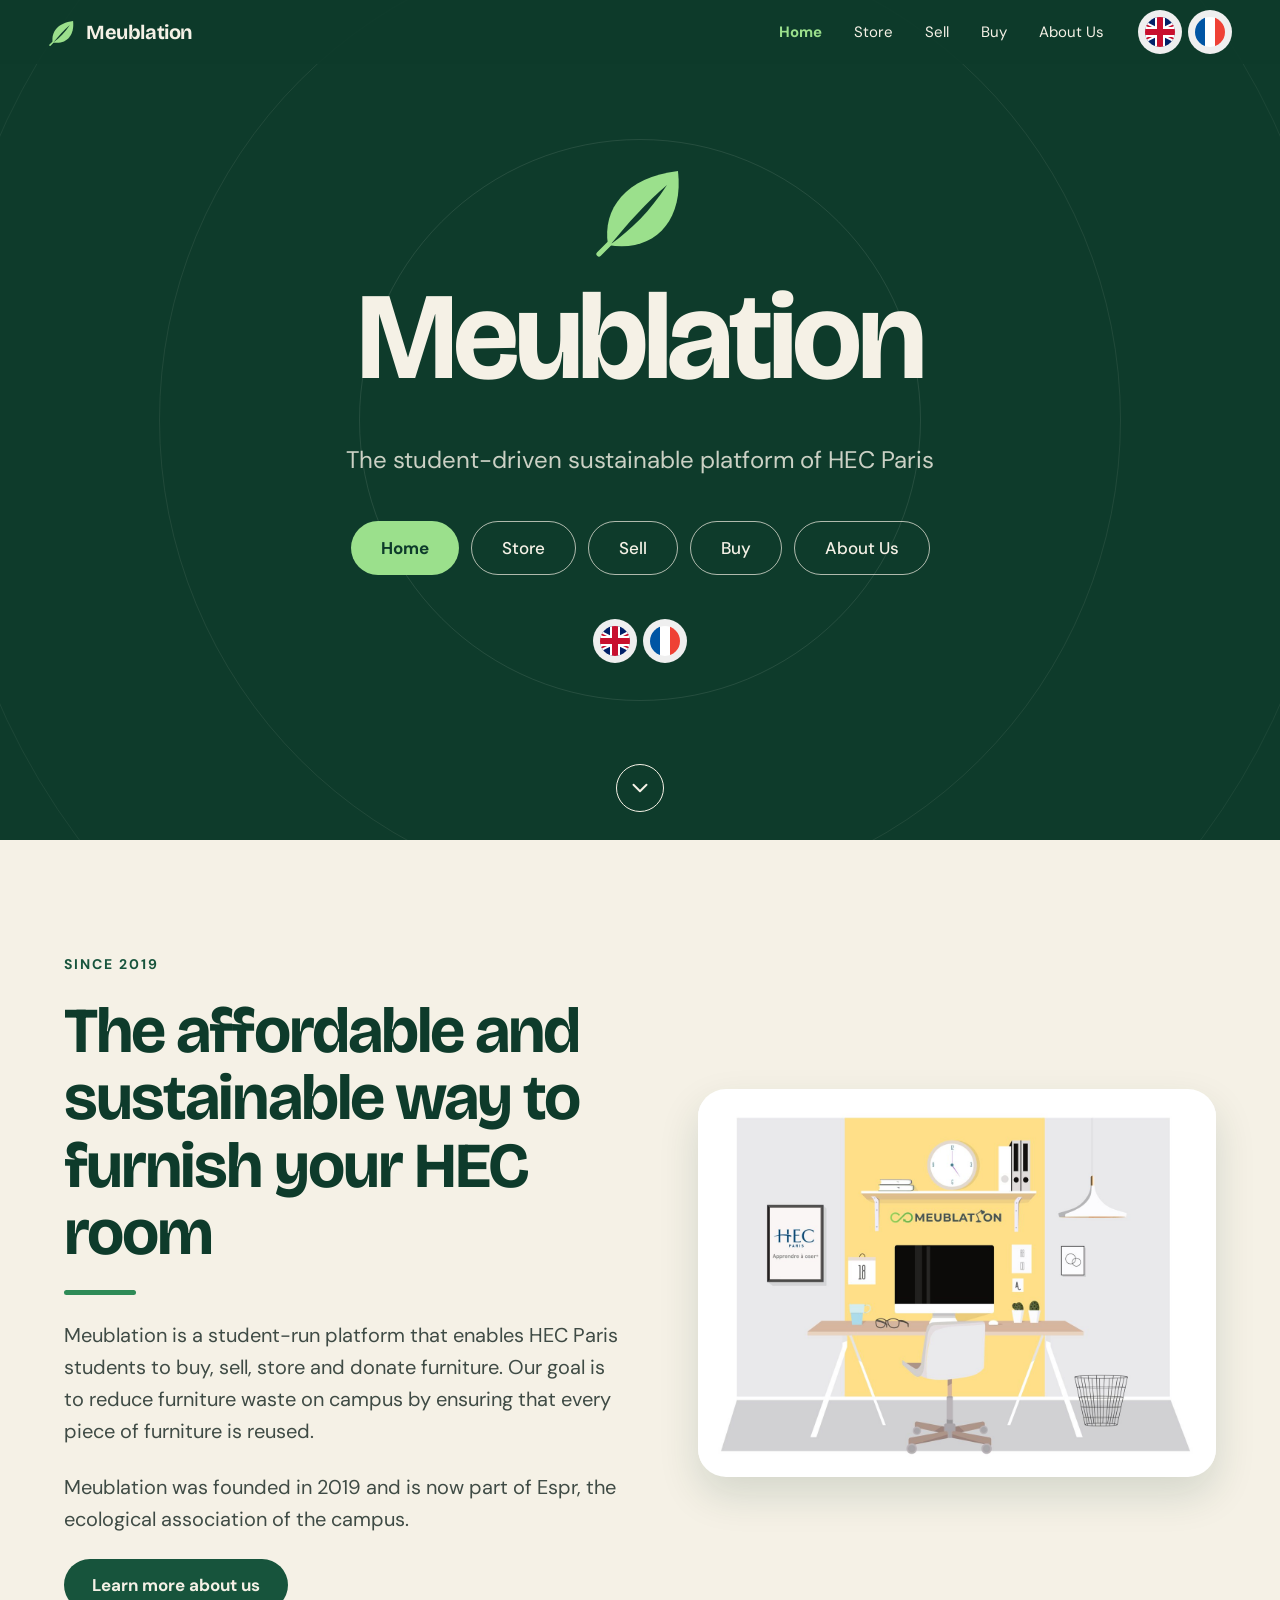
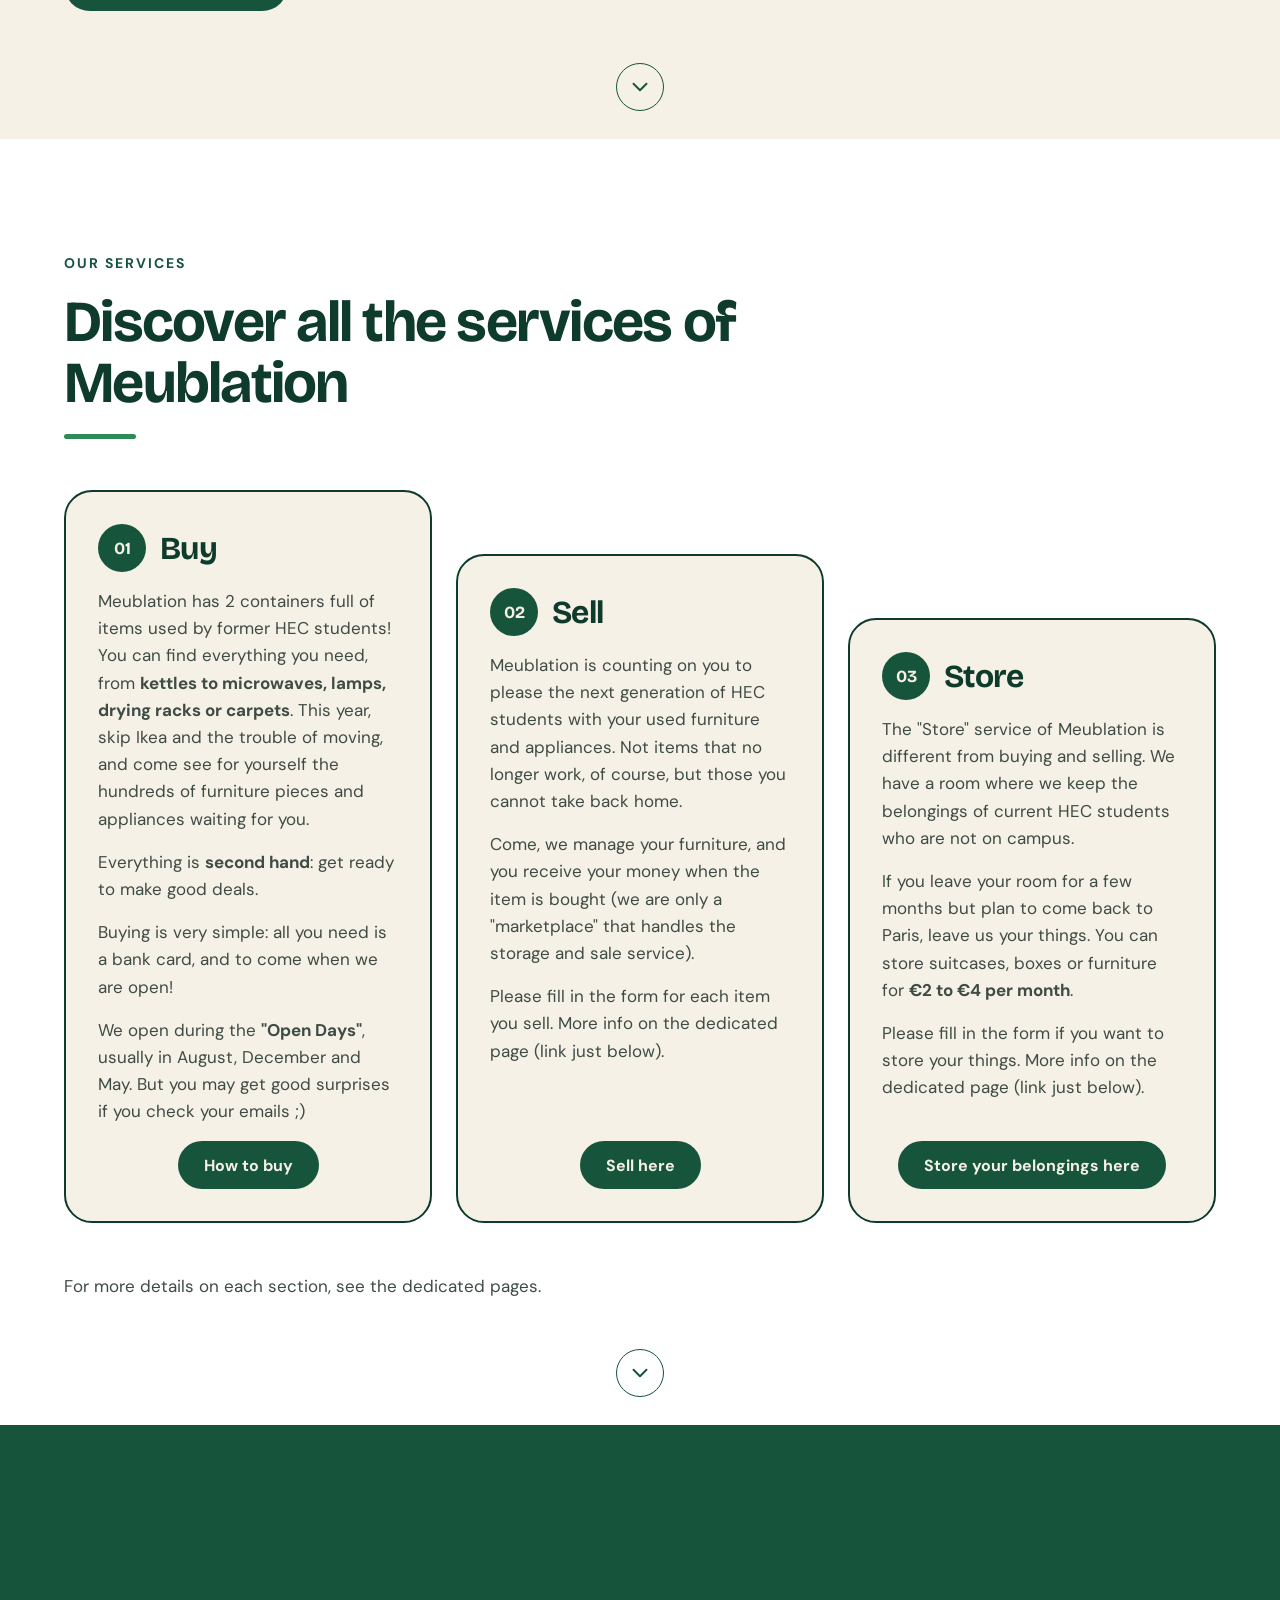
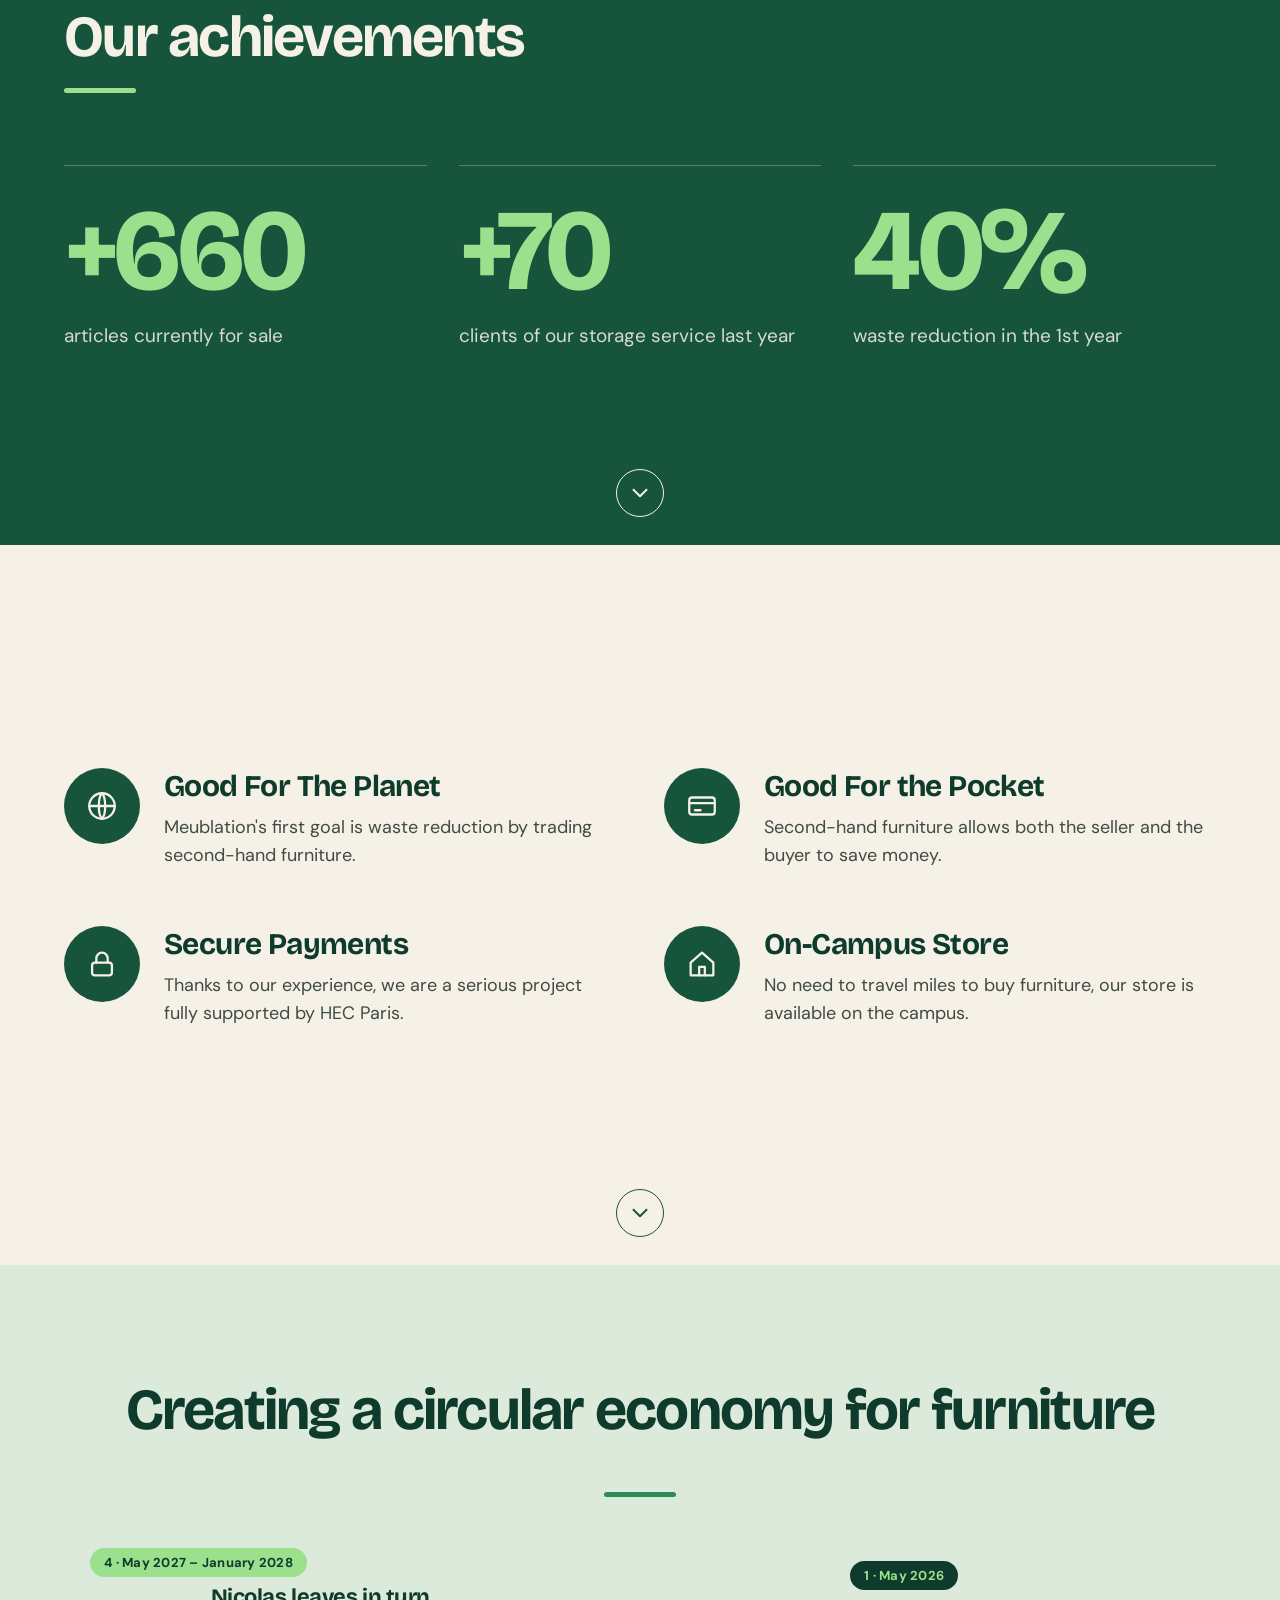
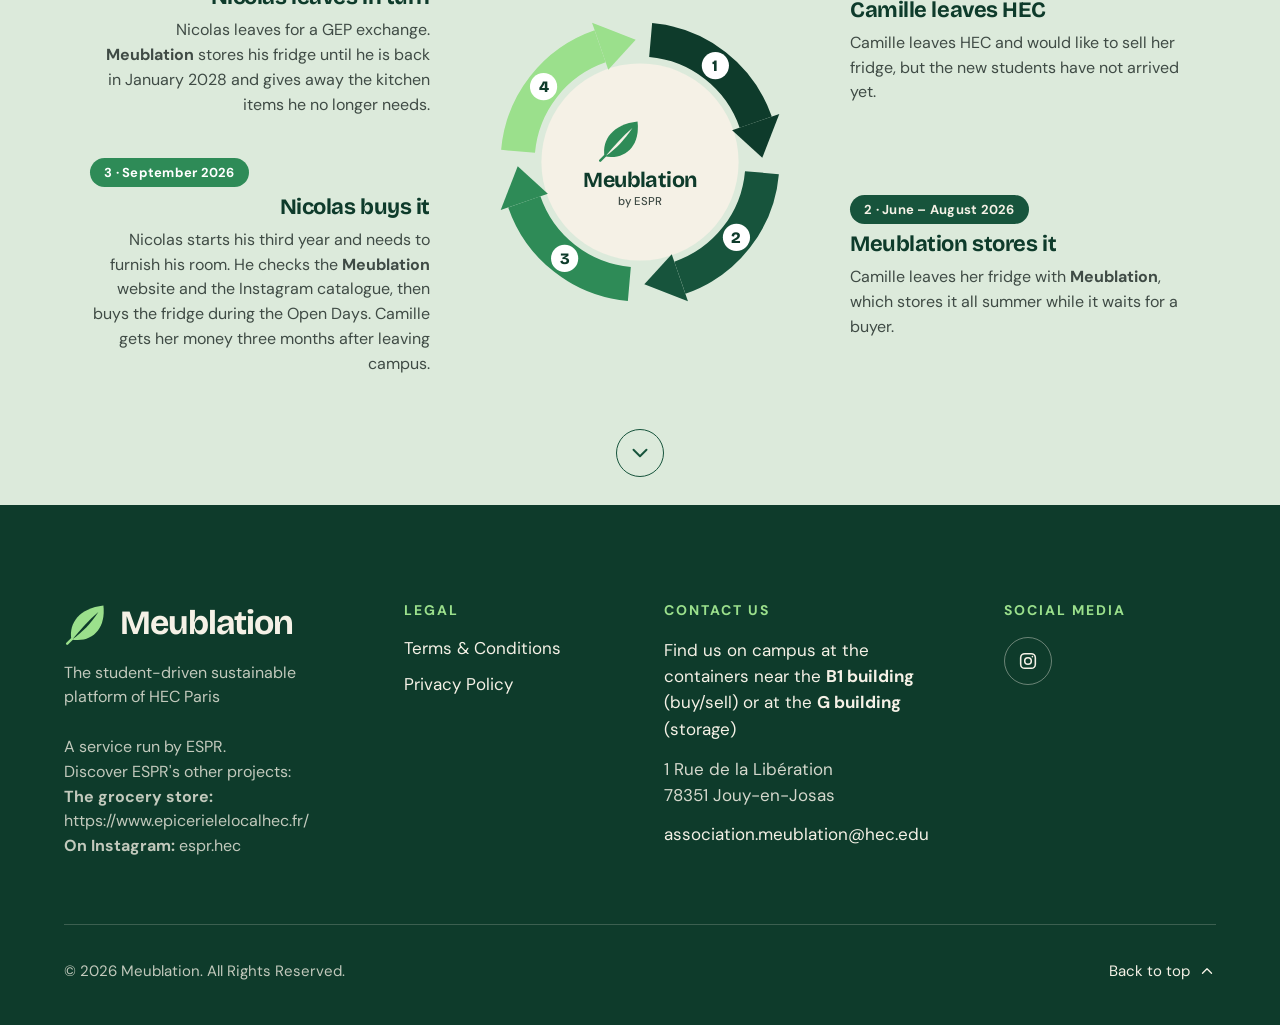
<file: index.html>
<!doctype html>
<html lang="en">
<head>
<meta charset="utf-8">
<meta name="viewport" content="width=device-width, initial-scale=1">
<script src="js/loader.js?v=20261029b"></script>
<title data-i18n="title-main">Meublation – Home</title>
<meta name="description" content="Meublation is the student-run platform of HEC Paris to buy, sell and store second-hand furniture on campus." data-i18n-content="meta-desc">
<meta name="theme-color" content="#0E3B2B">
<meta property="og:site_name" content="Meublation">
<meta property="og:type" content="website">
<meta property="og:title" content="Meublation – Home">
<meta property="og:description" content="Meublation is the student-run platform of HEC Paris to buy, sell and store second-hand furniture on campus.">
<link rel="preconnect" href="https://fonts.googleapis.com">
<link rel="stylesheet" media="print" onload="this.media='all'" href="https://fonts.googleapis.com/css2?family=Bricolage+Grotesque:wght@500;700&amp;family=DM+Sans:wght@400;500;700&amp;display=swap">
<noscript><link rel="stylesheet" href="https://fonts.googleapis.com/css2?family=Bricolage+Grotesque:wght@500;700&amp;family=DM+Sans:wght@400;500;700&amp;display=swap"></noscript>
<style>
body { margin: 0; }
html { scroll-behavior: smooth; }
a { color: inherit; text-decoration: none; }
a:focus-visible { outline: 3px solid #2E8B57; outline-offset: 3px; }

.btn { transition: background 0.2s ease, color 0.2s ease, transform 0.2s ease; }
.btn:hover { transform: translateY(-2px); }
.btn-ghost:hover { background: #F5F1E6; color: #0E3B2B; }
.btn-solid:hover { background: #FFFFFF; }
.btn-dark:hover { background: #0E3B2B; }
.navlink { transition: background 0.2s ease; }
.navlink:hover { background: rgba(245, 241, 230, 0.14); }
.soc { transition: background 0.2s ease, color 0.2s ease; }
.soc:hover { background: #F5F1E6; color: #0E3B2B; }
.flink:hover { text-decoration: underline; }
.card { transition: transform 0.25s ease, box-shadow 0.25s ease; }
.card:hover { transform: translateY(-6px); box-shadow: 0 18px 40px rgba(14, 59, 43, 0.14); }
.next { position: absolute; left: 50%; bottom: 28px; margin-left: -24px; width: 48px; height: 48px; box-sizing: border-box; border-radius: 50%; border: 1.5px solid currentColor; display: flex; align-items: center; justify-content: center; transition: background 0.2s ease, color 0.2s ease; }
.next-dark { color: #17543C; }
.next-dark:hover { background: #17543C; color: #F5F1E6; }
.next-light { color: #F5F1E6; }
.next-light:hover { background: #F5F1E6; color: #0E3B2B; }

@keyframes introIn { from { opacity: 0; transform: translateY(28px); } to { opacity: 1; transform: none; } }
@keyframes rise { from { opacity: 0; transform: translateY(64px); } to { opacity: 1; transform: none; } }
@keyframes pop { from { opacity: 0; transform: translateY(32px) scale(0.92); } to { opacity: 1; transform: none; } }
@keyframes grow { from { transform: scaleX(0); } to { transform: scaleX(1); } }
@keyframes bob { 0%, 100% { transform: translateY(0); } 50% { transform: translateY(9px); } }
@keyframes barin { from { opacity: 0; transform: translateY(-100%); } to { opacity: 1; transform: none; } }

.intro { animation: introIn 0.9s cubic-bezier(0.2, 0.7, 0.2, 1) both; }
.intro-2 { animation-delay: 0.15s; }
.intro-3 { animation-delay: 0.3s; }
.intro-4 { animation-delay: 0.6s; }
@media (min-width: 1000px) { .stair-2 { margin-top: 64px; } .stair-3 { margin-top: 128px; } }
.cue { animation: bob 1.8s ease-in-out infinite; }
.rule { transform-origin: left center; }

@supports (animation-timeline: view()) {
  .reveal { animation: rise linear both; animation-timeline: view(); animation-range: entry 0% entry 55%; }
  .pop { animation: pop linear both; animation-timeline: view(); animation-range: entry 0% entry 60%; }
  .rule { animation: grow linear both; animation-timeline: view(); animation-range: entry 10% entry 70%; }
  .d2 { animation-range: entry 8% entry 63%; }
  .d3 { animation-range: entry 16% entry 71%; }
  .d4 { animation-range: entry 24% entry 79%; }
  .topbar { animation: barin linear both; animation-timeline: scroll(root); animation-range: 480px 640px; }
}

@media (prefers-reduced-motion: reduce) {
  html { scroll-behavior: auto; }
  .intro, .reveal, .pop, .rule, .cue, .topbar { animation: none !important; }
}
.langs { display: inline-flex; align-items: center; gap: 6px; flex: none; }
.lang { width: 44px; height: 44px; box-sizing: border-box; padding: 5px; border-radius: 50%; border: 2px solid transparent; display: inline-flex; align-items: center; justify-content: center; transition: border-color 0.2s ease, transform 0.2s ease; }
.lang:hover { transform: scale(1.08); }
.lang-on { border-color: #9BE08C; }
.lang svg { display: block; width: 100%; height: 100%; border-radius: 50%; overflow: hidden; }
.topbar .langs { margin-left: 4px; }
@media (max-width: 640px) { .brand-txt { display: none; } .topbar { gap: 8px; } }
.cyc { width: 100%; display: grid; grid-template-columns: 1fr minmax(260px, 340px) 1fr; grid-template-areas: "s4 ring s1" "s3 ring s2"; gap: 40px 40px; align-items: center; text-align: left; }
.cyc-s1 { grid-area: s1; } .cyc-s2 { grid-area: s2; } .cyc-s3 { grid-area: s3; } .cyc-s4 { grid-area: s4; }
.cyc-s3, .cyc-s4 { text-align: right; } .cyc-s3 .cyc-chip, .cyc-s4 .cyc-chip { align-self: flex-end; }
@media (max-width: 900px) { .cyc { grid-template-columns: 1fr; grid-template-areas: "ring" "s1" "s2" "s3" "s4"; gap: 28px; } .cyc-ring { max-width: 320px; margin: 0 auto; } .cyc-s3, .cyc-s4 { text-align: left; } .cyc-s3 .cyc-chip, .cyc-s4 .cyc-chip { align-self: flex-start; } }

/* ---- Opening pop-up (home page) ---- */
.pu-overlay { position: fixed; inset: 0; z-index: 100; box-sizing: border-box; display: flex; align-items: center; justify-content: center; padding: 20px; overflow-y: auto; background: rgba(8, 36, 27, 0.66); animation: pu-fade 0.35s ease both; }
.pu-overlay[hidden] { display: none; }
.pu-card { position: relative; width: 100%; max-width: 560px; margin: auto; box-sizing: border-box; padding: 48px 48px 44px; border-radius: 32px; background: #F5F1E6; color: #0E3B2B; display: flex; flex-direction: column; align-items: center; gap: 20px; text-align: center; box-shadow: 0 30px 80px rgba(0, 0, 0, 0.45); font-family: 'DM Sans', sans-serif; animation: pu-in 0.55s cubic-bezier(0.2, 0.8, 0.2, 1) both; }
.pu-card:focus { outline: none; }
.pu-x { position: absolute; right: 16px; top: 16px; width: 44px; height: 44px; border: 0; border-radius: 50%; background: transparent; color: #17543C; display: flex; align-items: center; justify-content: center; cursor: pointer; transition: background 0.2s ease; }
.pu-x:hover { background: #DCEADB; }
.pu-ico { width: 68px; height: 68px; border-radius: 50%; background: #17543C; color: #9BE08C; display: flex; align-items: center; justify-content: center; }
.pu-badge { padding: 6px 14px; border-radius: 999px; background: #DCEADB; color: #17543C; font-size: 13px; font-weight: 700; letter-spacing: 0.08em; text-transform: uppercase; }
.pu-title { margin: 0; font-family: 'Bricolage Grotesque', 'DM Sans', sans-serif; font-weight: 700; font-size: 40px; line-height: 1.08; letter-spacing: -0.03em; }
.pu-info { margin: 0; font-size: 18px; line-height: 1.5; color: #3F4B45; }
.pu-count { width: 100%; box-sizing: border-box; padding: 22px 20px 20px; border-radius: 24px; background: #0E3B2B; color: #F5F1E6; display: flex; flex-direction: column; align-items: center; gap: 2px; }
.pu-num { font-family: 'Bricolage Grotesque', 'DM Sans', sans-serif; font-weight: 700; font-size: 104px; line-height: 1; letter-spacing: -0.04em; color: #9BE08C; }
.pu-num.pu-word { font-size: 64px; padding: 20px 0; }
.pu-lbl { font-size: 18px; font-weight: 500; }
.pu-btn { width: 100%; min-height: 56px; border: 0; border-radius: 999px; background: #17543C; color: #F5F1E6; font-family: inherit; font-size: 18px; font-weight: 700; cursor: pointer; transition: transform 0.2s ease, background 0.2s ease; }
.pu-btn:hover { transform: translateY(-2px); background: #0E3B2B; }
.pu-btn:focus-visible, .pu-x:focus-visible { outline: 3px solid #2E8B57; outline-offset: 3px; }
html.pu-open { overflow: hidden; }
@keyframes pu-in { from { opacity: 0; transform: translateY(24px) scale(0.97); } to { opacity: 1; transform: none; } }
@keyframes pu-fade { from { opacity: 0; } to { opacity: 1; } }
@media (max-width: 640px) { .pu-card { padding: 28px 28px 24px; } .pu-title { font-size: 30px; } .pu-num { font-size: 84px; } .pu-num.pu-word { font-size: 52px; } }
@media (prefers-reduced-motion: reduce) { .pu-card, .pu-overlay { animation: none; } .pu-btn:hover { transform: none; } }
</style>
</head>
<body>
<div id="top" style="font-family: 'DM Sans', system-ui, sans-serif; color: #14201B; background: #F5F1E6;">
<!-- Compact menu, appears once the first screen is scrolled past -->
<nav aria-label="Main menu" class="topbar" data-i18n-aria="633292c6" style="position: sticky; top: 0; z-index: 30; height: 64px; margin-bottom: -64px; box-sizing: border-box; display: flex; align-items: center; gap: 16px; padding: 0 clamp(16px, 4vw, 48px); background: rgba(14, 59, 43, 0.94); color: #F5F1E6;">
<a href="#top" style="display: flex; align-items: center; gap: 10px; flex: none; min-height: 44px; font-family: 'Bricolage Grotesque', 'DM Sans', sans-serif; font-weight: 700; font-size: 20px; letter-spacing: -0.02em; color: #F5F1E6;">
<svg aria-hidden="true" height="28" style="color: #0E3B2B;" viewbox="0 0 48 48" width="28"><path d="M8 42C5 24 17 8 43 5C46 31 30 46 8 42z" fill="#9BE08C"></path><path d="M9.5 41.5C18 31 27 21 37.5 12C29 25 20 34 9.5 41.5z" fill="currentColor"></path><path d="M8.5 41.5L3.5 46.5" fill="none" stroke="#9BE08C" stroke-linecap="round" stroke-width="2.6"></path></svg>
<span class="brand-txt">Meublation</span>
</a>
<div style="display: flex; gap: 4px; margin-left: auto; overflow-x: auto; min-width: 0; white-space: nowrap;">
<a class="navlink" data-i18n="70f8bb9a" href="#top" style="display: inline-flex; align-items: center; min-height: 44px; padding: 0 14px; border-radius: 999px; font-size: 15px; font-weight: 700; color: #9BE08C;">Home</a>
<a class="navlink" data-i18n="0d8a7046" href="store.html" style="display: inline-flex; align-items: center; min-height: 44px; padding: 0 14px; border-radius: 999px; font-size: 15px; color: #F5F1E6;">Store</a>
<a class="navlink" data-i18n="fa3cf2ad" href="sell.html" style="display: inline-flex; align-items: center; min-height: 44px; padding: 0 14px; border-radius: 999px; font-size: 15px; color: #F5F1E6;">Sell</a>
<a class="navlink" data-i18n="7ceca51f" href="buy.html" style="display: inline-flex; align-items: center; min-height: 44px; padding: 0 14px; border-radius: 999px; font-size: 15px; color: #F5F1E6;">Buy</a>
<a class="navlink" data-i18n="c887b9d3" href="about.html" style="display: inline-flex; align-items: center; min-height: 44px; padding: 0 14px; border-radius: 999px; font-size: 15px; color: #F5F1E6;">About Us</a>
</div>
<div aria-label="Language" class="langs" data-i18n-aria="6d40bece" role="group"><button aria-label="English" aria-pressed="true" class="lang" data-lang="en" title="English" type="button"><svg aria-hidden="true" preserveaspectratio="xMidYMid slice" viewbox="0 0 60 30"><rect fill="#012169" height="30" width="60"></rect><path d="M0 0L60 30M60 0L0 30" stroke="#FFFFFF" stroke-width="6"></path><path d="M0 0L60 30M60 0L0 30" stroke="#C8102E" stroke-width="2"></path><path d="M30 0V30M0 15H60" stroke="#FFFFFF" stroke-width="10"></path><path d="M30 0V30M0 15H60" stroke="#C8102E" stroke-width="6"></path></svg></button><button aria-label="Français" aria-pressed="false" class="lang" data-lang="fr" title="Français" type="button"><svg aria-hidden="true" preserveaspectratio="none" viewbox="0 0 3 2"><rect fill="#0055A4" height="2" width="1"></rect><rect fill="#FFFFFF" height="2" width="1" x="1"></rect><rect fill="#EF4135" height="2" width="1" x="2"></rect></svg></button></div>
</nav>
<!-- 1. Full-screen header -->
<header style="position: relative; overflow: hidden; min-height: 840px; box-sizing: border-box; display: flex; flex-direction: column; align-items: center; justify-content: center; gap: clamp(28px, 4vw, 44px); padding: 104px clamp(20px, 5vw, 64px) 120px; text-align: center; background: #0E3B2B; color: #F5F1E6;">
<div aria-hidden="true" style="position: absolute; left: 50%; top: 50%; width: 560px; height: 560px; border-radius: 50%; border: 1px solid rgba(245, 241, 230, 0.10); transform: translate(-50%, -50%);"></div>
<div aria-hidden="true" style="position: absolute; left: 50%; top: 50%; width: 960px; height: 960px; border-radius: 50%; border: 1px solid rgba(245, 241, 230, 0.08); transform: translate(-50%, -50%);"></div>
<div aria-hidden="true" style="position: absolute; left: 50%; top: 50%; width: 1400px; height: 1400px; border-radius: 50%; border: 1px solid rgba(245, 241, 230, 0.06); transform: translate(-50%, -50%);"></div>
<div class="intro" style="position: relative; display: flex; flex-direction: column; align-items: center; gap: 18px;">
<svg aria-hidden="true" height="96" style="color: #0E3B2B;" viewbox="0 0 48 48" width="96"><path d="M8 42C5 24 17 8 43 5C46 31 30 46 8 42z" fill="#9BE08C"></path><path d="M9.5 41.5C18 31 27 21 37.5 12C29 25 20 34 9.5 41.5z" fill="currentColor"></path><path d="M8.5 41.5L3.5 46.5" fill="none" stroke="#9BE08C" stroke-linecap="round" stroke-width="2.6"></path></svg>
<h1 style="margin: 0; font-family: 'Bricolage Grotesque', 'DM Sans', sans-serif; font-weight: 700; font-size: clamp(54px, 11vw, 124px); line-height: 1; letter-spacing: -0.035em;">Meublation</h1>
</div>
<p class="intro intro-2" data-i18n="1f392af0" style="position: relative; margin: 0; max-width: 620px; font-size: clamp(18px, 2.2vw, 24px); line-height: 1.4; color: rgba(245, 241, 230, 0.82);">The student-driven sustainable platform of HEC Paris</p>
<nav aria-label="Sections" class="intro intro-3" data-i18n-aria="af4428ac" style="position: relative; display: flex; flex-wrap: wrap; justify-content: center; gap: 12px; max-width: 760px;">
<a class="btn btn-solid" data-i18n="70f8bb9a" href="#top" style="display: inline-flex; align-items: center; justify-content: center; min-height: 52px; padding: 0 30px; border-radius: 999px; background: #9BE08C; color: #0E3B2B; font-size: 17px; font-weight: 700;">Home</a>
<a class="btn btn-ghost" data-i18n="0d8a7046" href="store.html" style="display: inline-flex; align-items: center; justify-content: center; min-height: 52px; padding: 0 30px; border-radius: 999px; border: 1.5px solid rgba(245, 241, 230, 0.7); color: #F5F1E6; font-size: 17px; font-weight: 500;">Store</a>
<a class="btn btn-ghost" data-i18n="fa3cf2ad" href="sell.html" style="display: inline-flex; align-items: center; justify-content: center; min-height: 52px; padding: 0 30px; border-radius: 999px; border: 1.5px solid rgba(245, 241, 230, 0.7); color: #F5F1E6; font-size: 17px; font-weight: 500;">Sell</a>
<a class="btn btn-ghost" data-i18n="7ceca51f" href="buy.html" style="display: inline-flex; align-items: center; justify-content: center; min-height: 52px; padding: 0 30px; border-radius: 999px; border: 1.5px solid rgba(245, 241, 230, 0.7); color: #F5F1E6; font-size: 17px; font-weight: 500;">Buy</a>
<a class="btn btn-ghost" data-i18n="c887b9d3" href="about.html" style="display: inline-flex; align-items: center; justify-content: center; min-height: 52px; padding: 0 30px; border-radius: 999px; border: 1.5px solid rgba(245, 241, 230, 0.7); color: #F5F1E6; font-size: 17px; font-weight: 500;">About Us</a>
</nav>
<div class="intro intro-3" style="position: relative;"><div aria-label="Language" class="langs" data-i18n-aria="6d40bece" role="group"><button aria-label="English" aria-pressed="true" class="lang" data-lang="en" title="English" type="button"><svg aria-hidden="true" preserveaspectratio="xMidYMid slice" viewbox="0 0 60 30"><rect fill="#012169" height="30" width="60"></rect><path d="M0 0L60 30M60 0L0 30" stroke="#FFFFFF" stroke-width="6"></path><path d="M0 0L60 30M60 0L0 30" stroke="#C8102E" stroke-width="2"></path><path d="M30 0V30M0 15H60" stroke="#FFFFFF" stroke-width="10"></path><path d="M30 0V30M0 15H60" stroke="#C8102E" stroke-width="6"></path></svg></button><button aria-label="Français" aria-pressed="false" class="lang" data-lang="fr" title="Français" type="button"><svg aria-hidden="true" preserveaspectratio="none" viewbox="0 0 3 2"><rect fill="#0055A4" height="2" width="1"></rect><rect fill="#FFFFFF" height="2" width="1" x="1"></rect><rect fill="#EF4135" height="2" width="1" x="2"></rect></svg></button></div></div>
<a aria-label="Scroll down" class="next next-light intro intro-4" data-i18n-aria="0d504279" href="#intro"><svg aria-hidden="true" class="cue" fill="none" height="26" stroke="currentColor" stroke-linecap="round" stroke-linejoin="round" stroke-width="1.8" viewbox="0 0 24 24" width="26"><path d="M6 9l6 6 6-6"></path></svg></a>
</header>
<!-- 2. Intro -->
<section id="intro" style="min-height: 800px; box-sizing: border-box; display: flex; flex-direction: column; justify-content: center; position: relative; padding: clamp(72px, 9vw, 120px) clamp(20px, 5vw, 64px) clamp(104px, 10vw, 148px); background: #F5F1E6;">
<div style="width: 100%; max-width: 1200px; margin: 0 auto; display: flex; flex-wrap: wrap; align-items: center; gap: clamp(36px, 6vw, 80px);">
<div style="flex: 1 1 420px; min-width: 0; display: flex; flex-direction: column; gap: 24px;">
<div data-i18n="284fbfe1" style="font-size: 14px; font-weight: 700; letter-spacing: 0.14em; text-transform: uppercase; color: #17543C;">Since 2019</div>
<h2 data-i18n="fff30be7" style="margin: 0; font-family: 'Bricolage Grotesque', 'DM Sans', sans-serif; font-weight: 700; font-size: clamp(36px, 5vw, 64px); line-height: 1.05; letter-spacing: -0.03em; color: #0E3B2B;">The affordable and sustainable way to furnish your HEC room</h2>
<div class="rule" style="width: 72px; height: 5px; border-radius: 3px; background: #2E8B57;"></div>
<p data-i18n="b275ffac" style="margin: 0; font-size: clamp(17px, 1.6vw, 20px); line-height: 1.6; color: #3F4B45;">Meublation is a student-run platform that enables HEC Paris students to buy, sell, store and donate furniture. Our goal is to reduce furniture waste on campus by ensuring that every piece of furniture is reused.</p>
<p data-i18n="604d92c1" style="margin: 0; font-size: clamp(17px, 1.6vw, 20px); line-height: 1.6; color: #3F4B45;">Meublation was founded in 2019 and is now part of Espr, the ecological association of the campus.</p>
<a class="btn btn-dark" data-i18n="659fbfd3" href="about.html" style="align-self: flex-start; display: inline-flex; align-items: center; min-height: 52px; padding: 0 28px; border-radius: 999px; background: #17543C; color: #F5F1E6; font-size: 17px; font-weight: 700;">Learn more about us</a>
</div>
<div class="pop d2" style="flex: 1 1 380px; min-width: 0; aspect-ratio: 4 / 3; box-sizing: border-box; border-radius: 28px; overflow: hidden; background: #FFFFFF; box-shadow: 0 18px 40px rgba(14, 59, 43, 0.14);"><img alt="Illustration of the HEC Meublation desk: a desk, an office chair and the Meublation logo on the wall" data-i18n-alt="0eb4ab3e" decoding="async" loading="lazy" src="assets/img/home-desk.jpg" style="display: block; width: 100%; height: 100%; object-fit: contain;"/></div>
</div>
<a aria-label="Next section" class="next next-dark" data-i18n-aria="affb8916" href="#services"><svg aria-hidden="true" class="cue" fill="none" height="26" stroke="currentColor" stroke-linecap="round" stroke-linejoin="round" stroke-width="1.8" viewbox="0 0 24 24" width="26"><path d="M6 9l6 6 6-6"></path></svg></a>
</section>
<!-- 3. Services -->
<section id="services" style="min-height: 800px; box-sizing: border-box; display: flex; flex-direction: column; justify-content: center; position: relative; padding: clamp(72px, 9vw, 120px) clamp(20px, 5vw, 64px) clamp(104px, 10vw, 148px); background: #FFFFFF;">
<div style="position: relative; width: 100%; max-width: 1200px; margin: 0 auto; display: flex; flex-direction: column; gap: clamp(32px, 4vw, 56px);">
<div style="display: flex; flex-direction: column; gap: 20px; max-width: 760px;">
<div data-i18n="2d323019" style="font-size: 14px; font-weight: 700; letter-spacing: 0.14em; text-transform: uppercase; color: #17543C;">Our services</div>
<h2 data-i18n="752ff2be" style="margin: 0; font-family: 'Bricolage Grotesque', 'DM Sans', sans-serif; font-weight: 700; font-size: clamp(34px, 4.6vw, 58px); line-height: 1.05; letter-spacing: -0.03em; color: #0E3B2B;">Discover all the services of Meublation</h2>
<div class="rule" style="width: 72px; height: 5px; border-radius: 3px; background: #2E8B57;"></div>
</div>
<div style="display: flex; flex-wrap: wrap; gap: 24px; align-items: stretch;">
<article class="card pop stair stair-1" id="buy" style="scroll-margin-top: 96px; flex: 1 1 320px; min-width: 0; box-sizing: border-box; display: flex; flex-direction: column; gap: 16px; padding: 32px; border-radius: 28px; background: #F5F1E6; border: 2px solid #0E3B2B;">
<div style="display: flex; align-items: center; gap: 14px;">
<div style="width: 48px; height: 48px; border-radius: 50%; color: #F5F1E6; display: flex; align-items: center; justify-content: center; font-family: 'Bricolage Grotesque', 'DM Sans', sans-serif; font-weight: 700; font-size: 17px; background-color: #17543c">01</div>
<h3 data-i18n="7ceca51f" style="margin: 0; font-family: 'Bricolage Grotesque', 'DM Sans', sans-serif; font-weight: 700; font-size: 32px; letter-spacing: -0.02em; color: #0E3B2B;">Buy</h3>
</div>
<p data-i18n="9a689ec2" style="margin: 0; font-size: 17px; line-height: 1.6; color: #3F4B45;">Meublation has 2 containers full of items used by former HEC students! You can find everything you need, from <strong>kettles to microwaves, lamps, drying racks or carpets</strong>. This year, skip Ikea and the trouble of moving, and come see for yourself the hundreds of furniture pieces and appliances waiting for you.</p>
<p data-i18n="16f21633" style="margin: 0; font-size: 17px; line-height: 1.6; color: #3F4B45;">Everything is <strong>second hand</strong>: get ready to make good deals.</p>
<p data-i18n="05f5f26a" style="margin: 0; font-size: 17px; line-height: 1.6; color: #3F4B45;">Buying is very simple: all you need is a bank card, and to come when we are open!</p>
<p data-i18n="855fc2e3" style="margin: 0; font-size: 17px; line-height: 1.6; color: #3F4B45;">We open during the <strong>"Open Days"</strong>, usually in August, December and May. But you may get good surprises if you check your emails ;)</p>
<a class="btn btn-dark" data-i18n="3f3dfd6e" href="buy.html" style="margin-top: auto; align-self: center; display: inline-flex; align-items: center; min-height: 48px; padding: 0 26px; border-radius: 999px; background: #17543C; color: #F5F1E6; font-size: 16px; font-weight: 700;">How to buy</a>
</article>
<article class="card pop d2 stair stair-2" id="sell" style="scroll-margin-top: 96px; flex: 1 1 320px; min-width: 0; box-sizing: border-box; display: flex; flex-direction: column; gap: 16px; padding: 32px; border-radius: 28px; background: #F5F1E6; border: 2px solid #0E3B2B;">
<div style="display: flex; align-items: center; gap: 14px;">
<div style="width: 48px; height: 48px; border-radius: 50%; color: #F5F1E6; display: flex; align-items: center; justify-content: center; font-family: 'Bricolage Grotesque', 'DM Sans', sans-serif; font-weight: 700; font-size: 17px; background-color: #17543c">02</div>
<h3 data-i18n="fa3cf2ad" style="margin: 0; font-family: 'Bricolage Grotesque', 'DM Sans', sans-serif; font-weight: 700; font-size: 32px; letter-spacing: -0.02em; color: #0E3B2B;">Sell</h3>
</div>
<p data-i18n="e28f0660" style="margin: 0; font-size: 17px; line-height: 1.6; color: #3F4B45;">Meublation is counting on you to please the next generation of HEC students with your used furniture and appliances. Not items that no longer work, of course, but those you cannot take back home.</p>
<p data-i18n="98fb5a97" style="margin: 0; font-size: 17px; line-height: 1.6; color: #3F4B45;">Come, we manage your furniture, and you receive your money when the item is bought (we are only a "marketplace" that handles the storage and sale service).</p>
<p data-i18n="fedc28bc" style="margin: 0; font-size: 17px; line-height: 1.6; color: #3F4B45;">Please fill in the form for each item you sell. More info on the dedicated page (link just below).</p>
<a class="btn btn-dark" data-i18n="6ea96e0a" href="sell.html" style="margin-top: auto; align-self: center; display: inline-flex; align-items: center; min-height: 48px; padding: 0 26px; border-radius: 999px; background: #17543C; color: #F5F1E6; font-size: 16px; font-weight: 700; border-style: none; border-width: 1px; border-color: #141413">Sell here</a>
</article>
<article class="card pop d3 stair stair-3" id="store" style="scroll-margin-top: 96px; flex: 1 1 320px; min-width: 0; box-sizing: border-box; display: flex; flex-direction: column; gap: 16px; padding: 32px; border-radius: 28px; background: #F5F1E6; border: 2px solid #0E3B2B;">
<div style="display: flex; align-items: center; gap: 14px;">
<div style="width: 48px; height: 48px; border-radius: 50%; background: #17543C; color: #F5F1E6; display: flex; align-items: center; justify-content: center; font-family: 'Bricolage Grotesque', 'DM Sans', sans-serif; font-weight: 700; font-size: 17px;">03</div>
<h3 data-i18n="0d8a7046" style="margin: 0; font-family: 'Bricolage Grotesque', 'DM Sans', sans-serif; font-weight: 700; font-size: 32px; letter-spacing: -0.02em; color: #0E3B2B;">Store</h3>
</div>
<p data-i18n="8d41f862" style="margin: 0; font-size: 17px; line-height: 1.6; color: #3F4B45;">The "Store" service of Meublation is different from buying and selling. We have a room where we keep the belongings of current HEC students who are not on campus.</p>
<p data-i18n="1f461aae" style="margin: 0; font-size: 17px; line-height: 1.6; color: #3F4B45;">If you leave your room for a few months but plan to come back to Paris, leave us your things. You can store suitcases, boxes or furniture for <strong>€2 to €4 per month</strong>.</p>
<p data-i18n="f673149c" style="margin: 0; font-size: 17px; line-height: 1.6; color: #3F4B45;">Please fill in the form if you want to store your things. More info on the dedicated page (link just below).</p>
<a class="btn btn-dark" data-i18n="be6a6fbb" href="store.html" style="margin-top: auto; align-self: center; display: inline-flex; align-items: center; min-height: 48px; padding: 0 26px; border-radius: 999px; background: #17543C; color: #F5F1E6; font-size: 16px; font-weight: 700;">Store your belongings here</a>
</article>
</div>
<p data-i18n="66d0fcc9" style="margin: 0; font-size: 17px; color: #3F4B45;">For more details on each section, see the dedicated pages.</p>
</div>
<a aria-label="Next section" class="next next-dark" data-i18n-aria="affb8916" href="#achievements"><svg aria-hidden="true" class="cue" fill="none" height="26" stroke="currentColor" stroke-linecap="round" stroke-linejoin="round" stroke-width="1.8" viewbox="0 0 24 24" width="26"><path d="M6 9l6 6 6-6"></path></svg></a>
</section>
<!-- 4. Achievements -->
<section id="achievements" style="min-height: 720px; box-sizing: border-box; display: flex; flex-direction: column; justify-content: center; position: relative; padding: clamp(72px, 9vw, 120px) clamp(20px, 5vw, 64px) clamp(104px, 10vw, 148px); background: #17543C; color: #F5F1E6;">
<div style="width: 100%; max-width: 1200px; margin: 0 auto; display: flex; flex-direction: column; gap: clamp(40px, 6vw, 72px);">
<div style="display: flex; flex-direction: column; gap: 20px;">
<h2 data-i18n="24953458" style="margin: 0; font-family: 'Bricolage Grotesque', 'DM Sans', sans-serif; font-weight: 700; font-size: clamp(34px, 4.6vw, 58px); line-height: 1.05; letter-spacing: -0.03em;">Our achievements</h2>
<div class="rule" style="width: 72px; height: 5px; border-radius: 3px; background: #9BE08C;"></div>
</div>
<div style="display: flex; flex-wrap: wrap; gap: 32px;">
<div style="flex: 1 1 260px; min-width: 0; display: flex; flex-direction: column; gap: 14px; padding-top: 28px; border-top: 1px solid rgba(245, 241, 230, 0.28);">
<div style="font-family: 'Bricolage Grotesque', 'DM Sans', sans-serif; font-weight: 700; font-size: clamp(64px, 9vw, 120px); line-height: 1; letter-spacing: -0.04em; color: #9BE08C;">+660</div>
<p data-i18n="28bd2996" style="margin: 0; font-size: 19px; line-height: 1.4; color: rgba(245, 241, 230, 0.86);">articles currently for sale</p>
</div>
<div class="d2" style="flex: 1 1 260px; min-width: 0; display: flex; flex-direction: column; gap: 14px; padding-top: 28px; border-top: 1px solid rgba(245, 241, 230, 0.28);">
<div style="font-family: 'Bricolage Grotesque', 'DM Sans', sans-serif; font-weight: 700; font-size: clamp(64px, 9vw, 120px); line-height: 1; letter-spacing: -0.04em; color: #9BE08C;">+70</div>
<p data-i18n="ffda3a54" style="margin: 0; font-size: 19px; line-height: 1.4; color: rgba(245, 241, 230, 0.86);">clients of our storage service last year</p>
</div>
<div class="d3" style="flex: 1 1 260px; min-width: 0; display: flex; flex-direction: column; gap: 14px; padding-top: 28px; border-top: 1px solid rgba(245, 241, 230, 0.28);">
<div style="font-family: 'Bricolage Grotesque', 'DM Sans', sans-serif; font-weight: 700; font-size: clamp(64px, 9vw, 120px); line-height: 1; letter-spacing: -0.04em; color: #9BE08C;">40%</div>
<p data-i18n="8cdc2483" style="margin: 0; font-size: 19px; line-height: 1.4; color: rgba(245, 241, 230, 0.86);">waste reduction in the 1st year</p>
</div>
</div>
</div>
<a aria-label="Next section" class="next next-light" data-i18n-aria="affb8916" href="#values"><svg aria-hidden="true" class="cue" fill="none" height="26" stroke="currentColor" stroke-linecap="round" stroke-linejoin="round" stroke-width="1.8" viewbox="0 0 24 24" width="26"><path d="M6 9l6 6 6-6"></path></svg></a>
</section>
<!-- 5. Values -->
<section id="values" style="min-height: 720px; box-sizing: border-box; display: flex; flex-direction: column; justify-content: center; position: relative; padding: clamp(72px, 9vw, 120px) clamp(20px, 5vw, 64px) clamp(104px, 10vw, 148px); background: #F5F1E6;">
<div style="width: 100%; max-width: 1200px; margin: 0 auto; display: flex; flex-wrap: wrap; gap: clamp(32px, 5vw, 56px) 48px;">
<div style="flex: 1 1 460px; min-width: 0; display: flex; align-items: flex-start; gap: 24px;">
<div style="flex: none; width: 76px; height: 76px; border-radius: 50%; background: #17543C; color: #F5F1E6; display: flex; align-items: center; justify-content: center;">
<svg aria-hidden="true" fill="none" height="34" stroke="currentColor" stroke-linecap="round" stroke-linejoin="round" stroke-width="1.6" viewbox="0 0 24 24" width="34"><circle cx="12" cy="12" r="9"></circle><path d="M3 12h18M12 3c3 3 3 15 0 18M12 3c-3 3-3 15 0 18"></path></svg>
</div>
<div style="display: flex; flex-direction: column; gap: 10px;">
<h3 data-i18n="d5a2d1b0" style="margin: 0; font-family: 'Bricolage Grotesque', 'DM Sans', sans-serif; font-weight: 700; font-size: 30px; letter-spacing: -0.02em; color: #0E3B2B;">Good For The Planet</h3>
<p data-i18n="6ea3b826" style="margin: 0; font-size: 18px; line-height: 1.55; color: #3F4B45;">Meublation's first goal is waste reduction by trading second-hand furniture.</p>
</div>
</div>
<div style="flex: 1 1 460px; min-width: 0; display: flex; align-items: flex-start; gap: 24px;">
<div style="flex: none; width: 76px; height: 76px; border-radius: 50%; background: #17543C; color: #F5F1E6; display: flex; align-items: center; justify-content: center;">
<svg aria-hidden="true" fill="none" height="34" stroke="currentColor" stroke-linecap="round" stroke-linejoin="round" stroke-width="1.6" viewbox="0 0 24 24" width="34"><rect height="12" rx="2" width="18" x="3" y="6"></rect><path d="M3 10h18M7 15h4"></path></svg>
</div>
<div style="display: flex; flex-direction: column; gap: 10px;">
<h3 data-i18n="0903f8d2" style="margin: 0; font-family: 'Bricolage Grotesque', 'DM Sans', sans-serif; font-weight: 700; font-size: 30px; letter-spacing: -0.02em; color: #0E3B2B;">Good For the Pocket</h3>
<p data-i18n="660674b3" style="margin: 0; font-size: 18px; line-height: 1.55; color: #3F4B45;">Second-hand furniture allows both the seller and the buyer to save money.</p>
</div>
</div>
<div style="flex: 1 1 460px; min-width: 0; display: flex; align-items: flex-start; gap: 24px;">
<div style="flex: none; width: 76px; height: 76px; border-radius: 50%; background: #17543C; color: #F5F1E6; display: flex; align-items: center; justify-content: center;">
<svg aria-hidden="true" fill="none" height="34" stroke="currentColor" stroke-linecap="round" stroke-linejoin="round" stroke-width="1.6" viewbox="0 0 24 24" width="34"><rect height="9" rx="2" width="14" x="5" y="11"></rect><path d="M8 11V8a4 4 0 0 1 8 0v3"></path></svg>
</div>
<div style="display: flex; flex-direction: column; gap: 10px;">
<h3 data-i18n="8f9d4d90" style="margin: 0; font-family: 'Bricolage Grotesque', 'DM Sans', sans-serif; font-weight: 700; font-size: 30px; letter-spacing: -0.02em; color: #0E3B2B;">Secure Payments</h3>
<p data-i18n="b6b88d3c" style="margin: 0; font-size: 18px; line-height: 1.55; color: #3F4B45;">Thanks to our experience, we are a serious project fully supported by HEC Paris.</p>
</div>
</div>
<div style="flex: 1 1 460px; min-width: 0; display: flex; align-items: flex-start; gap: 24px;">
<div style="flex: none; width: 76px; height: 76px; border-radius: 50%; background: #17543C; color: #F5F1E6; display: flex; align-items: center; justify-content: center;">
<svg aria-hidden="true" fill="none" height="34" stroke="currentColor" stroke-linecap="round" stroke-linejoin="round" stroke-width="1.6" viewbox="0 0 24 24" width="34"><path d="M4 11l8-7 8 7v9H4z"></path><path d="M10 20v-6h4v6"></path></svg>
</div>
<div style="display: flex; flex-direction: column; gap: 10px;">
<h3 data-i18n="c01c1503" style="margin: 0; font-family: 'Bricolage Grotesque', 'DM Sans', sans-serif; font-weight: 700; font-size: 30px; letter-spacing: -0.02em; color: #0E3B2B;">On-Campus Store</h3>
<p data-i18n="29977f51" style="margin: 0; font-size: 18px; line-height: 1.55; color: #3F4B45;">No need to travel miles to buy furniture, our store is available on the campus.</p>
</div>
</div>
</div>
<a aria-label="Next section" class="next next-dark" data-i18n-aria="affb8916" href="#circular"><svg aria-hidden="true" class="cue" fill="none" height="26" stroke="currentColor" stroke-linecap="round" stroke-linejoin="round" stroke-width="1.8" viewbox="0 0 24 24" width="26"><path d="M6 9l6 6 6-6"></path></svg></a>
</section>
<!-- 6. Circular economy -->
<section id="circular" style="min-height: 800px; box-sizing: border-box; display: flex; flex-direction: column; justify-content: center; position: relative; padding: clamp(72px, 9vw, 120px) clamp(20px, 5vw, 64px) clamp(104px, 10vw, 148px); background: #DCEADB;">
<div style="width: 100%; max-width: 1100px; margin: 0 auto; display: flex; flex-direction: column; align-items: center; gap: clamp(32px, 4vw, 52px); text-align: center;">
<h2 data-i18n="6b847904" style="margin: 0; font-family: 'Bricolage Grotesque', 'DM Sans', sans-serif; font-weight: 700; font-size: clamp(34px, 4.6vw, 58px); line-height: 1.05; letter-spacing: -0.03em; color: #0E3B2B;">Creating a circular economy for furniture</h2>
<div class="rule" style="width: 72px; height: 5px; border-radius: 3px; background: #2E8B57;"></div>
<div aria-label="The journey of a fridge, from Camille to Nicolas" class="cyc" data-i18n-aria="37ec413a" role="group">
<div class="cyc-ring pop d2" style="grid-area: ring;"><svg aria-label="The journey of a fridge, from Camille to Nicolas" role="img" style="width: 100%; height: auto; display: block;" viewbox="0 0 300 300"><circle cx="150" cy="150" fill="#F5F1E6" r="87.0"></circle><path d="M159.4 42.4 A108 108 0 0 1 252.1 114.8" fill="none" stroke="#0E3B2B" stroke-width="30"></path><polygon fill="#0E3B2B" points="272.9,107.7 257.9,146.2 231.3,122.0"></polygon><circle cx="216.5" cy="64.9" fill="#FFFFFF" r="12"></circle><text fill="#0E3B2B" font-family="Bricolage Grotesque, DM Sans, sans-serif" font-size="14" font-weight="800" text-anchor="middle" x="216.5" y="69.9">1</text><path d="M257.6 159.4 A108 108 0 0 1 185.2 252.1" fill="none" stroke="#17543C" stroke-width="30"></path><polygon fill="#17543C" points="192.3,272.9 153.8,257.9 178.0,231.3"></polygon><circle cx="235.1" cy="216.5" fill="#FFFFFF" r="12"></circle><text fill="#0E3B2B" font-family="Bricolage Grotesque, DM Sans, sans-serif" font-size="14" font-weight="800" text-anchor="middle" x="235.1" y="221.5">2</text><path d="M140.6 257.6 A108 108 0 0 1 47.9 185.2" fill="none" stroke="#2E8B57" stroke-width="30"></path><polygon fill="#2E8B57" points="27.1,192.3 42.1,153.8 68.7,178.0"></polygon><circle cx="83.5" cy="235.1" fill="#FFFFFF" r="12"></circle><text fill="#0E3B2B" font-family="Bricolage Grotesque, DM Sans, sans-serif" font-size="14" font-weight="800" text-anchor="middle" x="83.5" y="240.1">3</text><path d="M42.4 140.6 A108 108 0 0 1 114.8 47.9" fill="none" stroke="#9BE08C" stroke-width="30"></path><polygon fill="#9BE08C" points="107.7,27.1 146.2,42.1 122.0,68.7"></polygon><circle cx="64.9" cy="83.5" fill="#FFFFFF" r="12"></circle><text fill="#0E3B2B" font-family="Bricolage Grotesque, DM Sans, sans-serif" font-size="14" font-weight="800" text-anchor="middle" x="64.9" y="88.5">4</text><g transform="translate(112 112)"><svg height="40" viewbox="0 0 48 48" width="40" x="0" y="-2"><path d="M8 42C5 24 17 8 43 5C46 31 30 46 8 42z" fill="#2E8B57"></path><path d="M9.5 41.5C18 31 27 21 37.5 12C29 25 20 34 9.5 41.5z" fill="#F5F1E6"></path><path d="M8.5 41.5L3.5 46.5" fill="none" stroke="#2E8B57" stroke-linecap="round" stroke-width="2.6"></path></svg></g><text fill="#0E3B2B" font-family="Bricolage Grotesque, DM Sans, sans-serif" font-size="19" font-weight="700" letter-spacing="-0.5" text-anchor="middle" x="150" y="172">Meublation</text><text fill="#3F4B45" font-family="DM Sans, sans-serif" font-size="10" font-weight="500" text-anchor="middle" x="150" y="188">by ESPR</text></svg></div>
<div class="cyc-s cyc-s1" style="min-width: 0; display: flex; flex-direction: column; gap: 8px;">
<div class="cyc-chip" data-i18n="a3d93605" style="align-self: flex-start; padding: 6px 14px; border-radius: 999px; background: #0E3B2B; color: #9BE08C; font-size: 13px; font-weight: 700; letter-spacing: 0.02em;">1 · May 2026</div>
<h3 data-i18n="c5d3e5b7" style="margin: 0; font-family: 'Bricolage Grotesque', 'DM Sans', sans-serif; font-weight: 700; font-size: 22px; line-height: 1.15; letter-spacing: -0.02em; color: #0E3B2B;">Camille leaves HEC</h3>
<p data-i18n="ab573355" style="margin: 0; font-size: 16px; line-height: 1.55; color: #3F4B45;">Camille leaves HEC and would like to sell her fridge, but the new students have not arrived yet.</p>
</div>
<div class="cyc-s cyc-s2" style="min-width: 0; display: flex; flex-direction: column; gap: 8px;">
<div class="cyc-chip" data-i18n="d27d9a9e" style="align-self: flex-start; padding: 6px 14px; border-radius: 999px; background: #17543C; color: #F5F1E6; font-size: 13px; font-weight: 700; letter-spacing: 0.02em;">2 · June – August 2026</div>
<h3 data-i18n="2da650e6" style="margin: 0; font-family: 'Bricolage Grotesque', 'DM Sans', sans-serif; font-weight: 700; font-size: 22px; line-height: 1.15; letter-spacing: -0.02em; color: #0E3B2B;"><strong>Meublation</strong> stores it</h3>
<p data-i18n="72577416" style="margin: 0; font-size: 16px; line-height: 1.55; color: #3F4B45;">Camille leaves her fridge with <strong>Meublation</strong>, which stores it all summer while it waits for a buyer.</p>
</div>
<div class="cyc-s cyc-s3" style="min-width: 0; display: flex; flex-direction: column; gap: 8px;">
<div class="cyc-chip" data-i18n="b3dc89ce" style="align-self: flex-start; padding: 6px 14px; border-radius: 999px; background: #2E8B57; color: #FFFFFF; font-size: 13px; font-weight: 700; letter-spacing: 0.02em;">3 · September 2026</div>
<h3 data-i18n="357b0b21" style="margin: 0; font-family: 'Bricolage Grotesque', 'DM Sans', sans-serif; font-weight: 700; font-size: 22px; line-height: 1.15; letter-spacing: -0.02em; color: #0E3B2B;">Nicolas buys it</h3>
<p data-i18n="a65bae24" style="margin: 0; font-size: 16px; line-height: 1.55; color: #3F4B45;">Nicolas starts his third year and needs to furnish his room. He checks the <strong>Meublation</strong> website and the Instagram catalogue, then buys the fridge during the Open Days. Camille gets her money three months after leaving campus.</p>
</div>
<div class="cyc-s cyc-s4" style="min-width: 0; display: flex; flex-direction: column; gap: 8px;">
<div class="cyc-chip" data-i18n="4cbb9bbb" style="align-self: flex-start; padding: 6px 14px; border-radius: 999px; background: #9BE08C; color: #0E3B2B; font-size: 13px; font-weight: 700; letter-spacing: 0.02em;">4 · May 2027 – January 2028</div>
<h3 data-i18n="886f1871" style="margin: 0; font-family: 'Bricolage Grotesque', 'DM Sans', sans-serif; font-weight: 700; font-size: 22px; line-height: 1.15; letter-spacing: -0.02em; color: #0E3B2B;">Nicolas leaves in turn</h3>
<p data-i18n="1a92ad39" style="margin: 0; font-size: 16px; line-height: 1.55; color: #3F4B45;">Nicolas leaves for a GEP exchange. <strong>Meublation</strong> stores his fridge until he is back in January 2028 and gives away the kitchen items he no longer needs.</p>
</div>
</div>
</div>
<a aria-label="Go to footer" class="next next-dark" data-i18n-aria="e794c009" href="#contact"><svg aria-hidden="true" class="cue" fill="none" height="26" stroke="currentColor" stroke-linecap="round" stroke-linejoin="round" stroke-width="1.8" viewbox="0 0 24 24" width="26"><path d="M6 9l6 6 6-6"></path></svg></a>
</section>
<!-- 7. Footer -->
<footer id="contact" style="min-height: 520px; box-sizing: border-box; display: flex; flex-direction: column; justify-content: space-between; gap: 56px; padding: clamp(64px, 8vw, 96px) clamp(20px, 5vw, 64px) 32px; background: #0E3B2B; color: #F5F1E6;">
<div style="width: 100%; max-width: 1200px; margin: 0 auto; display: flex; flex-wrap: wrap; gap: 48px;">
<div style="flex: 1 1 280px; min-width: 0; display: flex; flex-direction: column; gap: 16px;">
<div style="display: flex; align-items: center; gap: 12px; font-family: 'Bricolage Grotesque', 'DM Sans', sans-serif; font-weight: 700; font-size: 34px; letter-spacing: -0.03em;">
<svg aria-hidden="true" height="44" style="color: #0E3B2B;" viewbox="0 0 48 48" width="44"><path d="M8 42C5 24 17 8 43 5C46 31 30 46 8 42z" fill="#9BE08C"></path><path d="M9.5 41.5C18 31 27 21 37.5 12C29 25 20 34 9.5 41.5z" fill="currentColor"></path><path d="M8.5 41.5L3.5 46.5" fill="none" stroke="#9BE08C" stroke-linecap="round" stroke-width="2.6"></path></svg>
          Meublation
        </div>
<p data-i18n="54d88ef2" style="margin: 0; max-width: 300px; font-size: 16px; line-height: 1.55; color: rgba(245, 241, 230, 0.78);">The student-driven sustainable platform of HEC Paris<br/><br/>A service run by ESPR.<br/>Discover ESPR's other projects:<br/><b>The grocery store:</b> https://www.epicerielelocalhec.fr/<br/><b>On Instagram:</b> espr.hec</p>
</div>
<div style="flex: 1 1 200px; min-width: 0; display: flex; flex-direction: column; gap: 14px;">
<h3 data-i18n="902c91d9" style="margin: 0 0 4px; font-size: 14px; font-weight: 700; letter-spacing: 0.14em; text-transform: uppercase; color: #9BE08C;">Legal</h3>
<a class="flink" data-i18n="d35f2b98" href="terms.html" style="font-size: 17px; color: #F5F1E6;">Terms &amp; Conditions</a>
<a class="flink" data-i18n="9db108ba" href="privacy.html" style="font-size: 17px; color: #F5F1E6;">Privacy Policy</a>
</div>
<div style="flex: 1 1 280px; min-width: 0; display: flex; flex-direction: column; gap: 14px;">
<h3 data-i18n="9ad0ccff" style="margin: 0 0 4px; font-size: 14px; font-weight: 700; letter-spacing: 0.14em; text-transform: uppercase; color: #9BE08C;">Contact Us</h3>
<p data-i18n="bc536bba" style="margin: 0; font-size: 17px; line-height: 1.55; color: #F5F1E6;">Find us on campus at the containers near the <strong>B1 building</strong> (buy/sell) or at the <b>G building</b> (storage)</p>
<p style="margin: 0; font-size: 17px; line-height: 1.55; color: rgba(245, 241, 230, 0.86);">1 Rue de la Libération<br/>78351 Jouy-en-Josas</p>
<a class="flink" href="mailto:association.meublation@hec.edu" style="font-size: 17px; color: #F5F1E6;">association.meublation@hec.edu</a>
</div>
<div style="flex: 1 1 200px; min-width: 0; display: flex; flex-direction: column; gap: 14px;">
<h3 data-i18n="7e89cf43" style="margin: 0 0 4px; font-size: 14px; font-weight: 700; letter-spacing: 0.14em; text-transform: uppercase; color: #9BE08C;">Social media</h3>
<div style="display: flex; gap: 12px;">
<a aria-label="Instagram" class="soc" href="https://www.instagram.com/meublation/" style="width: 48px; height: 48px; box-sizing: border-box; border-radius: 50%; border: 1.5px solid rgba(245, 241, 230, 0.4); display: flex; align-items: center; justify-content: center; color: #F5F1E6;">
<svg aria-hidden="true" fill="none" height="22" stroke="currentColor" stroke-linecap="round" stroke-linejoin="round" stroke-width="1.7" viewbox="0 0 24 24" width="22"><rect height="16" rx="4.5" width="16" x="4" y="4"></rect><circle cx="12" cy="12" r="3.6"></circle><path d="M16.8 7.2v.1"></path></svg>
</a>
</div>
</div>
</div>
<div style="width: 100%; max-width: 1200px; margin: 0 auto; box-sizing: border-box; padding-top: 24px; border-top: 1px solid rgba(245, 241, 230, 0.2); display: flex; flex-wrap: wrap; align-items: center; justify-content: space-between; gap: 12px;">
<div data-i18n="ce3abfdf" style="font-size: 15px; color: rgba(245, 241, 230, 0.78);">© 2026 Meublation. All Rights Reserved.</div>
<a class="flink" data-i18n="5ca71faa" href="#top" style="display: inline-flex; align-items: center; gap: 8px; min-height: 44px; font-size: 15px; color: #F5F1E6;">
        Back to top
        <svg aria-hidden="true" fill="none" height="18" stroke="currentColor" stroke-linecap="round" stroke-linejoin="round" stroke-width="1.8" viewbox="0 0 24 24" width="18"><path d="M6 15l6-6 6 6"></path></svg>
</a>
</div>
</footer>
</div>

<div class="pu-overlay" hidden="" id="od-popup">
<div aria-labelledby="pu-title" aria-modal="true" class="pu-card" role="dialog" tabindex="-1">
<button aria-label="Close" class="pu-x" data-i18n-aria="pu-close" data-od="close" type="button"><svg aria-hidden="true" fill="none" height="22" stroke="currentColor" stroke-linecap="round" stroke-width="2" viewbox="0 0 24 24" width="22"><path d="M6 6l12 12M18 6L6 18"></path></svg></button>
<div class="pu-ico"><svg aria-hidden="true" fill="none" height="30" stroke="currentColor" stroke-linecap="round" stroke-linejoin="round" stroke-width="1.8" viewbox="0 0 24 24" width="30"><rect height="15.5" rx="2.5" width="17" x="3.5" y="5"></rect><path d="M3.5 10h17M8 3v4M16 3v4"></path></svg></div>
<div class="pu-badge" data-i18n="pu-badge">Opening soon</div>
<h2 class="pu-title" id="pu-title"><span data-i18n="pu-title-pre">Next opening:</span> <span data-fr="la semaine du 9 novembre" data-od="text" data-od-lower="1">the week of 9 November</span></h2>
<p class="pu-info" data-i18n="pu-info">We’ll keep you informed by email.</p>
<div class="pu-count" data-default-date="2026-11-09">
<div class="pu-num" data-od="popup-days">15</div>
<div class="pu-lbl"><span data-od="popup-daylabel">days</span> <span data-i18n="pu-until">until</span> <span data-od="popup-datelabel">9 November</span></div>
</div>
<button class="pu-btn" data-i18n="pu-ok" data-od="ok" type="button">Got it!</button>
</div>
</div>
<script>
/* French translations. "id": "French text". The id is the value of data-i18n in the HTML. */
window.MEUBLATION_FR = {
  "70f8bb9a": "Accueil",
  "0d8a7046": "Stockage",
  "fa3cf2ad": "Vendre",
  "7ceca51f": "Acheter",
  "c887b9d3": "Qui sommes-nous",
  "1f392af0": "La plateforme de meubles de seconde mains et de stockage de HEC",
  "284fbfe1": "Depuis 2019",
  "fff30be7": "Meublez votre chambre à HEC de façon durable et abordable",
  "b275ffac": "Meublation est une plateforme gérée par des étudiants, qui permet aux étudiants de HEC Paris d'acheter, de vendre et de stocker des meubles. Notre objectif est de réduire les déchets d'encombrants sur le campus en veillant à ce que chaque meuble soit réutilisé.",
  "604d92c1": "Meublation a été fondée en 2019 et fait aujourd'hui partie d'Esp'R, l'association écologique du campus.",
  "659fbfd3": "En savoir plus sur nous",
  "2d323019": "NOS SERVICES",
  "752ff2be": "Découvrez tous les services de Meublation",
  "9a689ec2": "Meublation dispose de 2 containers remplis d'objets utilisés par d'anciens étudiants de HEC ! Vous y trouverez de tout ce dont vous avez besoin, des <strong>bouilloires aux micro-ondes, en passant par des lampes, des étendoirs ou des tapis<\/strong>. Cette année, oubliez Ikea et les soucis de déménagement, et venez voir par vous-même les centaines de meubles et d'appareils électroménagers qui vous attendent.",
  "16f21633": "Tout est d'<strong>occasion<\/strong> : préparez-vous à faire de bonnes affaires.",
  "05f5f26a": "Pour acheter, rien de plus simple, il vous suffit d'une carte bancaire et de venir quand on est ouverts !",
  "855fc2e3": "Nous ouvrons pendant les <strong>« Open Days »<\/strong>, généralement en août, en décembre et en mai. Mais vous n'êtes pas à l'abris de bonnes surprises si vous regardez vos mails ;)",
  "3f3dfd6e": "Comment acheter ?",
  "e28f0660": "Meublation compte sur vous pour faire plaisir à la prochaine génération d'étudiants de HEC avec vos meubles et appareils électroménagers d'occasion. Pas des objets qui ne fonctionnent plus, bien sûr, mais ceux que vous ne pouvez pas ramener chez vous.",
  "98fb5a97": "Venez, nous gérons vos meubles, et vous recevrez votre argent quand l'objet sera acheté (nous ne sommes qu'une \"marketplace\" qui prend en charge le service de stockage et de vente).",
  "fedc28bc": "Merci de remplir le formulaire pour chaque objet que vous vendez. Plus d'info sur la page dédiée (lien juste en dessous).",
  "6ea96e0a": "Vends tes affaires ici",
  "8d41f862": "Le service « Stockage » de Meublation est différente de l'achat et de la vente. Nous avons une salle où nous gardons les affaires des étudiants actuels de HEC qui ne sont pas sur le campus.",
  "1f461aae": "Si vous quittez votre chambre pour quelques mois mais comptez revenir à Paris, laissez-nous vos affaires. Vous pouvez stocker des valises, des cartons ou des meubles pour <strong>2 à 4 € par mois<\/strong>.",
  "f673149c": "Merci de remplir le formulaire si vous souhaitez stocker vos affaires. Plus d'info sur la page dédiée (lien juste en dessous).",
  "be6a6fbb": "Stock tes affaires ici",
  "66d0fcc9": "Pour plus de détails sur chaque rubrique, consultez les pages dédiées.",
  "24953458": "Nos réalisations",
  "28bd2996": "articles actuellement en vente",
  "ffda3a54": "clients de notre service de stockage l'année dernière",
  "8cdc2483": "de réduction des déchets la première année",
  "d5a2d1b0": "Bon pour la planète",
  "6ea3b826": "Le premier objectif de Meublation est de réduire les déchets en échangeant des meubles d'occasion.",
  "0903f8d2": "Bon pour le portefeuille",
  "660674b3": "Les meubles d'occasion permettent au vendeur comme à l'acheteur de faire des économies.",
  "8f9d4d90": "Paiements sécurisés",
  "b6b88d3c": "Grâce à notre expérience, nous sommes un projet sérieux, pleinement soutenu par HEC Paris.",
  "c01c1503": "Magasin sur le campus",
  "29977f51": "Pas besoin de faire des kilomètres pour acheter des meubles : notre magasin est sur le campus.",
  "6b847904": "Créer une économie circulaire pour le mobilier",
  "a3d93605": "1 · Mai 2026",
  "c5d3e5b7": "Camille quitte HEC",
  "ab573355": "Camille quitte HEC et voudrait vendre son frigo, mais les nouveaux étudiants ne sont pas encore arrivés.",
  "d27d9a9e": "2 · Juin – août 2026",
  "2da650e6": "<strong>Meublation<\/strong> stocke",
  "72577416": "Camille laisse son frigo à <strong>Meublation<\/strong>, qui le stocke tout l’été en attendant de trouver un preneur.",
  "b3dc89ce": "3 · Septembre 2026",
  "357b0b21": "Nicolas achète",
  "a65bae24": "Nicolas commence sa L3 et cherche à meubler sa chambre. Il consulte le site de <strong>Meublation<\/strong> et le catalogue Instagram, puis achète le frigo pendant les Open Days. Camille reçoit son argent trois mois après avoir quitté le campus.",
  "4cbb9bbb": "4 · Mai 2027 – janvier 2028",
  "886f1871": "Nicolas part à son tour",
  "1a92ad39": "Nicolas part en GEP. <strong>Meublation<\/strong> stocke son frigo jusqu’à son retour en janvier 2028 et donne les ustensiles de cuisine dont il n’a plus besoin.",
  "54d88ef2": "La plateforme étudiante et durable de HEC Paris<br/><br/>Un service proposé par ESPR. <br/>Découvrir les autres projets d'ESPR : <br/><b>L'épicerie:<\/b> https://www.epicerielelocalhec.fr/ <br/><b>Sur instagram:<\/b> espr.hec",
  "902c91d9": "Mentions légales",
  "d35f2b98": "Conditions générales",
  "9db108ba": "Politique de confidentialité",
  "9ad0ccff": "Nous contacter",
  "bc536bba": "Retrouvez-nous sur le campus, aux containers près du <strong>bâtiment B1 <\/strong>(achat/vente) ou au <b>bâtiment G<\/b> (stockage)",
  "7e89cf43": "Réseaux sociaux",
  "ce3abfdf": "© 2026 Meublation. Tous droits réservés.",
  "5ca71faa": "Retour en haut <svg aria-hidden=\"true\" fill=\"none\" height=\"18\" stroke=\"currentColor\" stroke-linecap=\"round\" stroke-linejoin=\"round\" stroke-width=\"1.8\" viewbox=\"0 0 24 24\" width=\"18\"><path d=\"M6 15l6-6 6 6\"><\/path><\/svg>",
  "633292c6": "Menu principal",
  "6d40bece": "Langue",
  "af4428ac": "Rubriques",
  "0d504279": "Faire défiler vers le bas",
  "0eb4ab3e": "Illustration du desk HEC Meublation : un bureau, une chaise de bureau et le logo Meublation au mur",
  "affb8916": "Section suivante",
  "37ec413a": "Le parcours d’un frigo, de Camille à Nicolas",
  "e794c009": "Aller au pied de page",
  "pu-close": "Fermer",
  "pu-badge": "Ouverture prochaine",
  "pu-title-pre": "Prochaine ouverture :",
  "pu-info": "Nous vous tiendrons informés par e-mail.",
  "pu-until": "avant le",
  "pu-ok": "Compris !",
  "title-main": "Meublation – Accueil",
  "meta-desc": "Meublation est la plateforme étudiante de HEC Paris pour acheter, vendre et stocker des meubles d'occasion sur le campus."
};
</script>
<script defer src="js/site.js?v=20261029b"></script>
<script defer src="js/opendays.js?v=20261029b"></script>
</body>
</html>
</file>
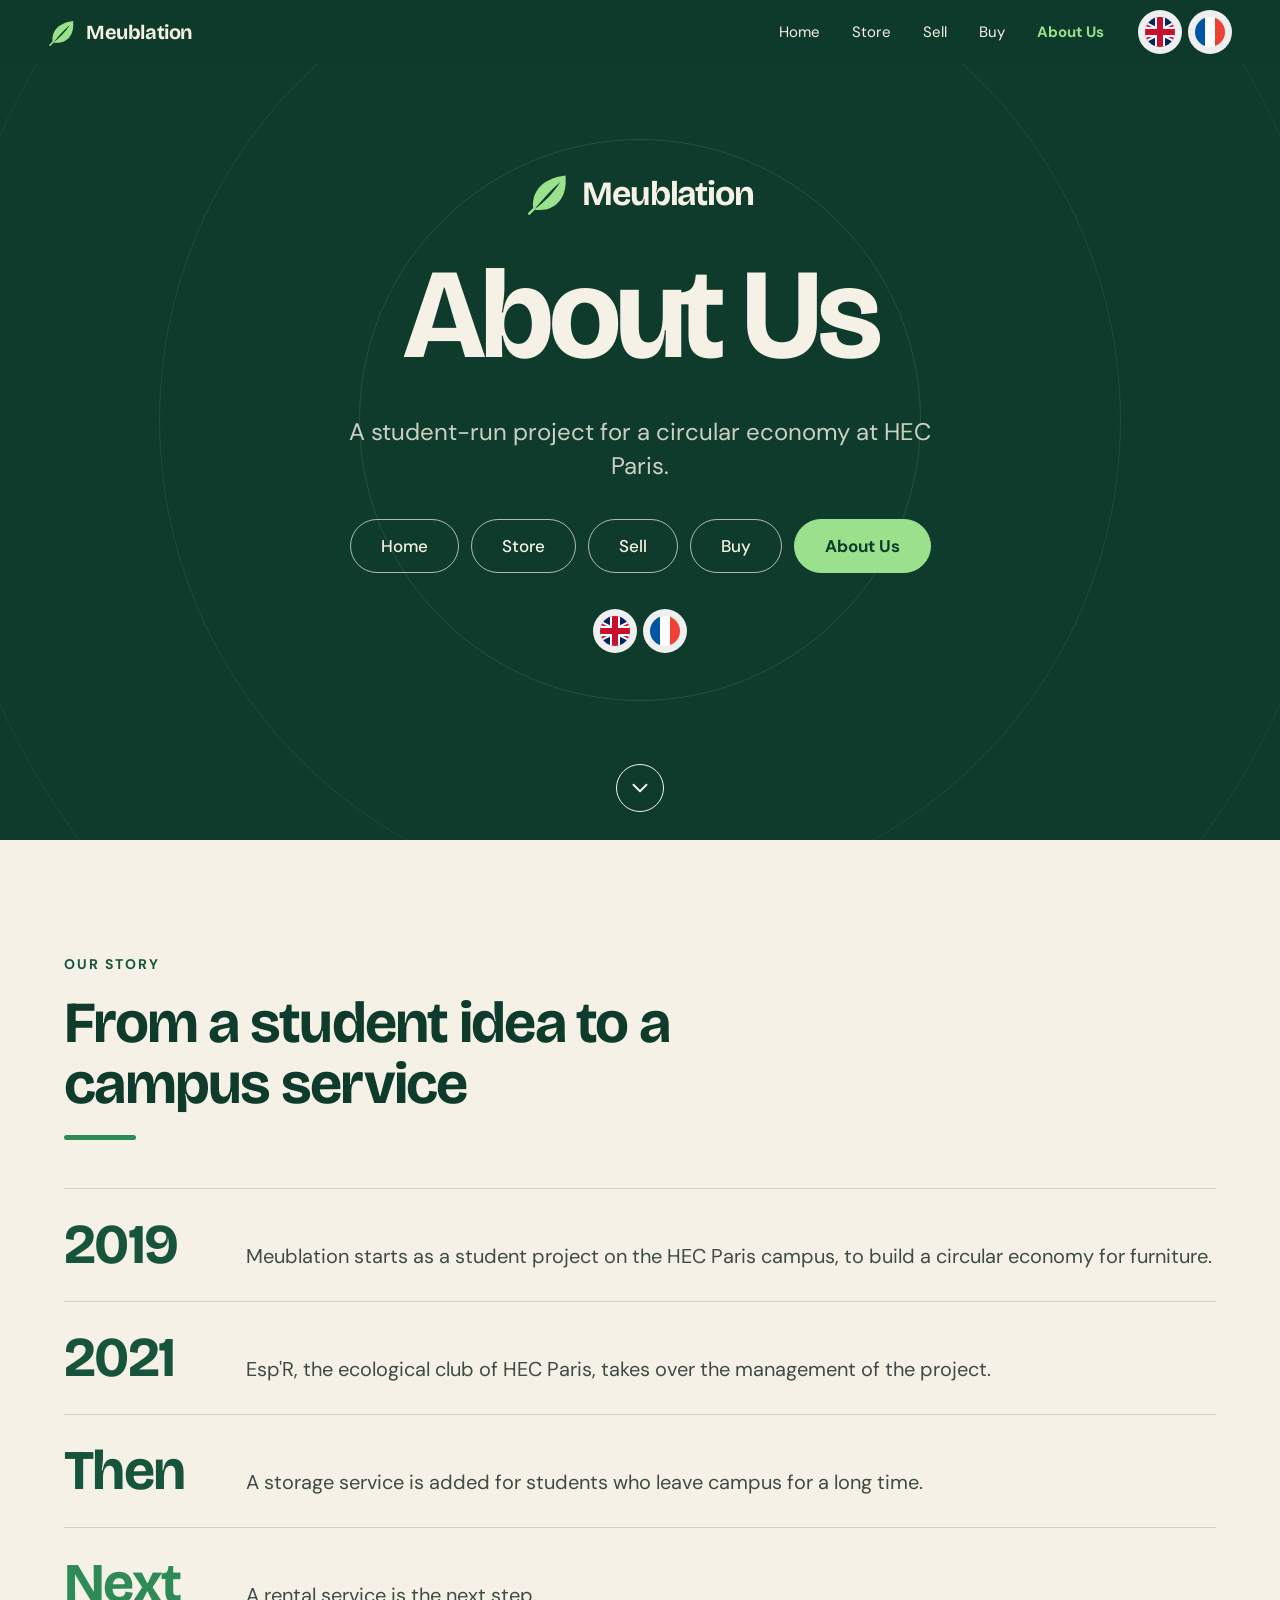
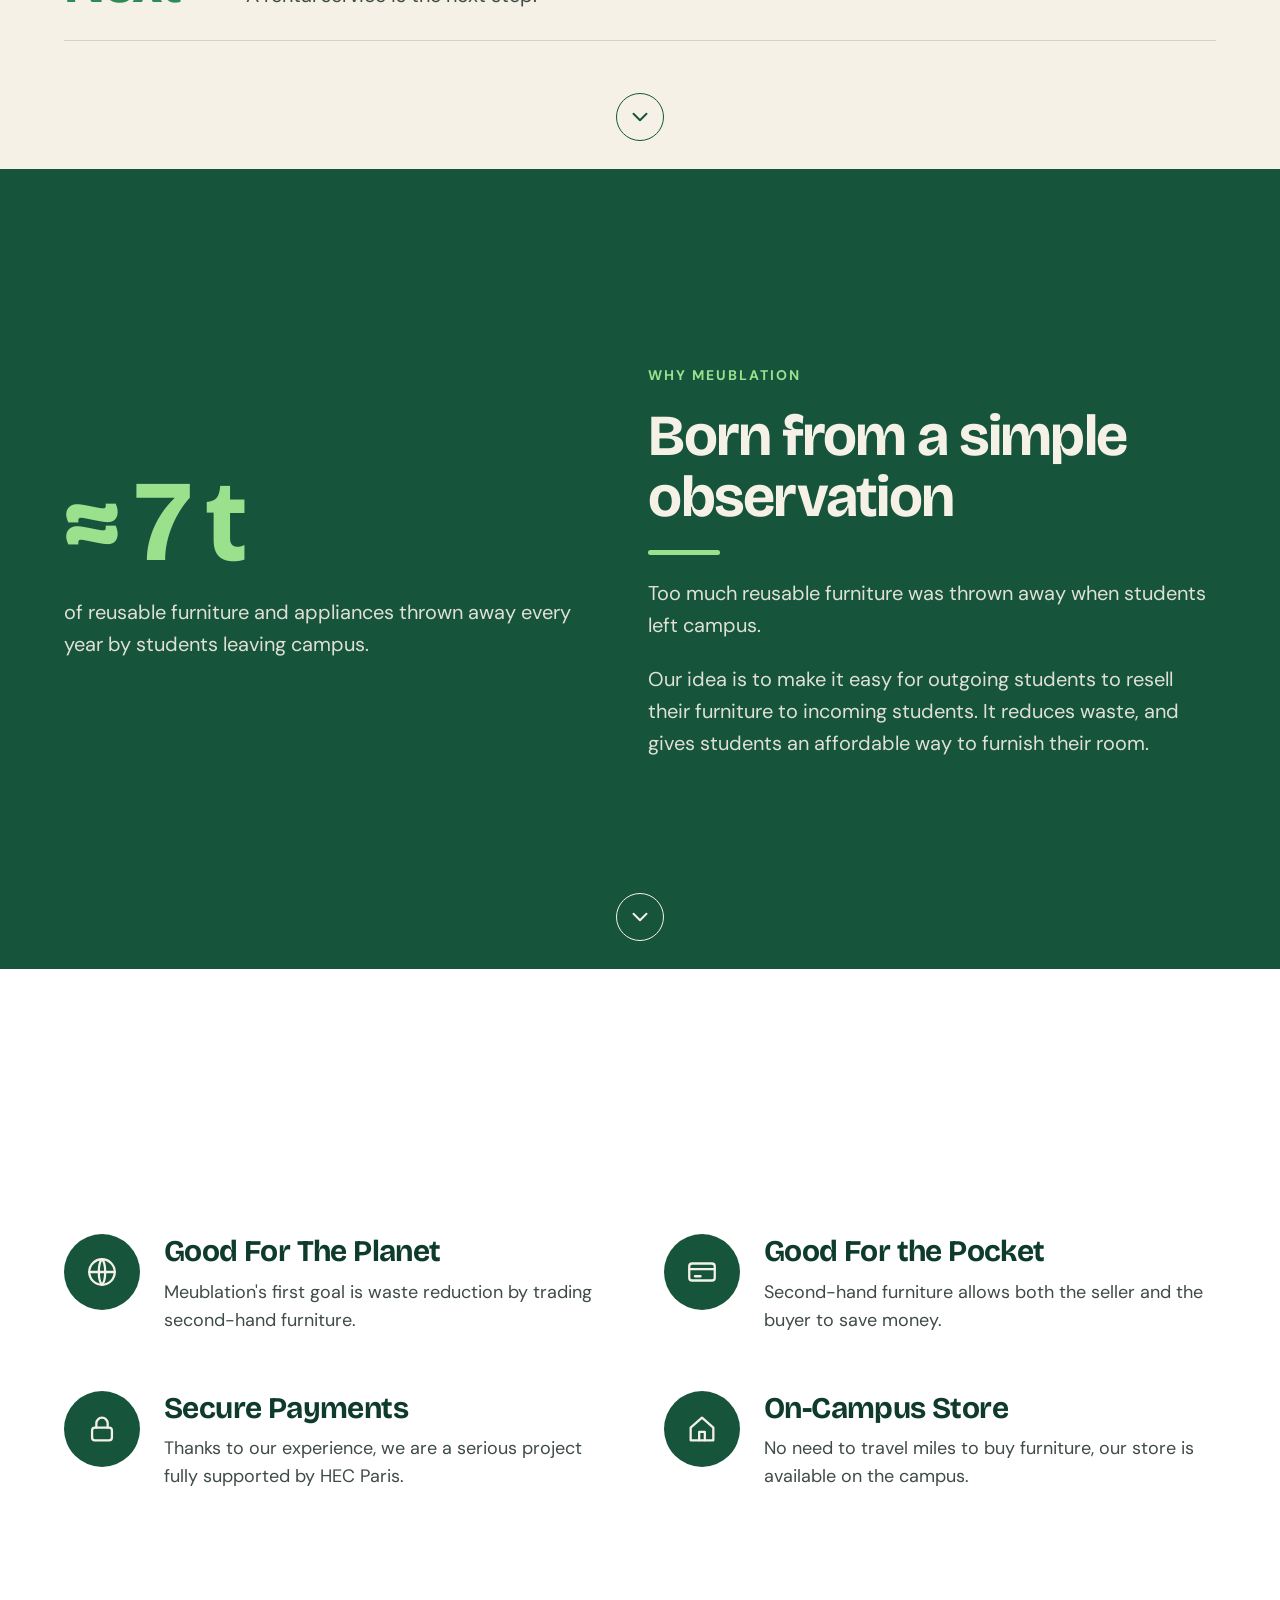
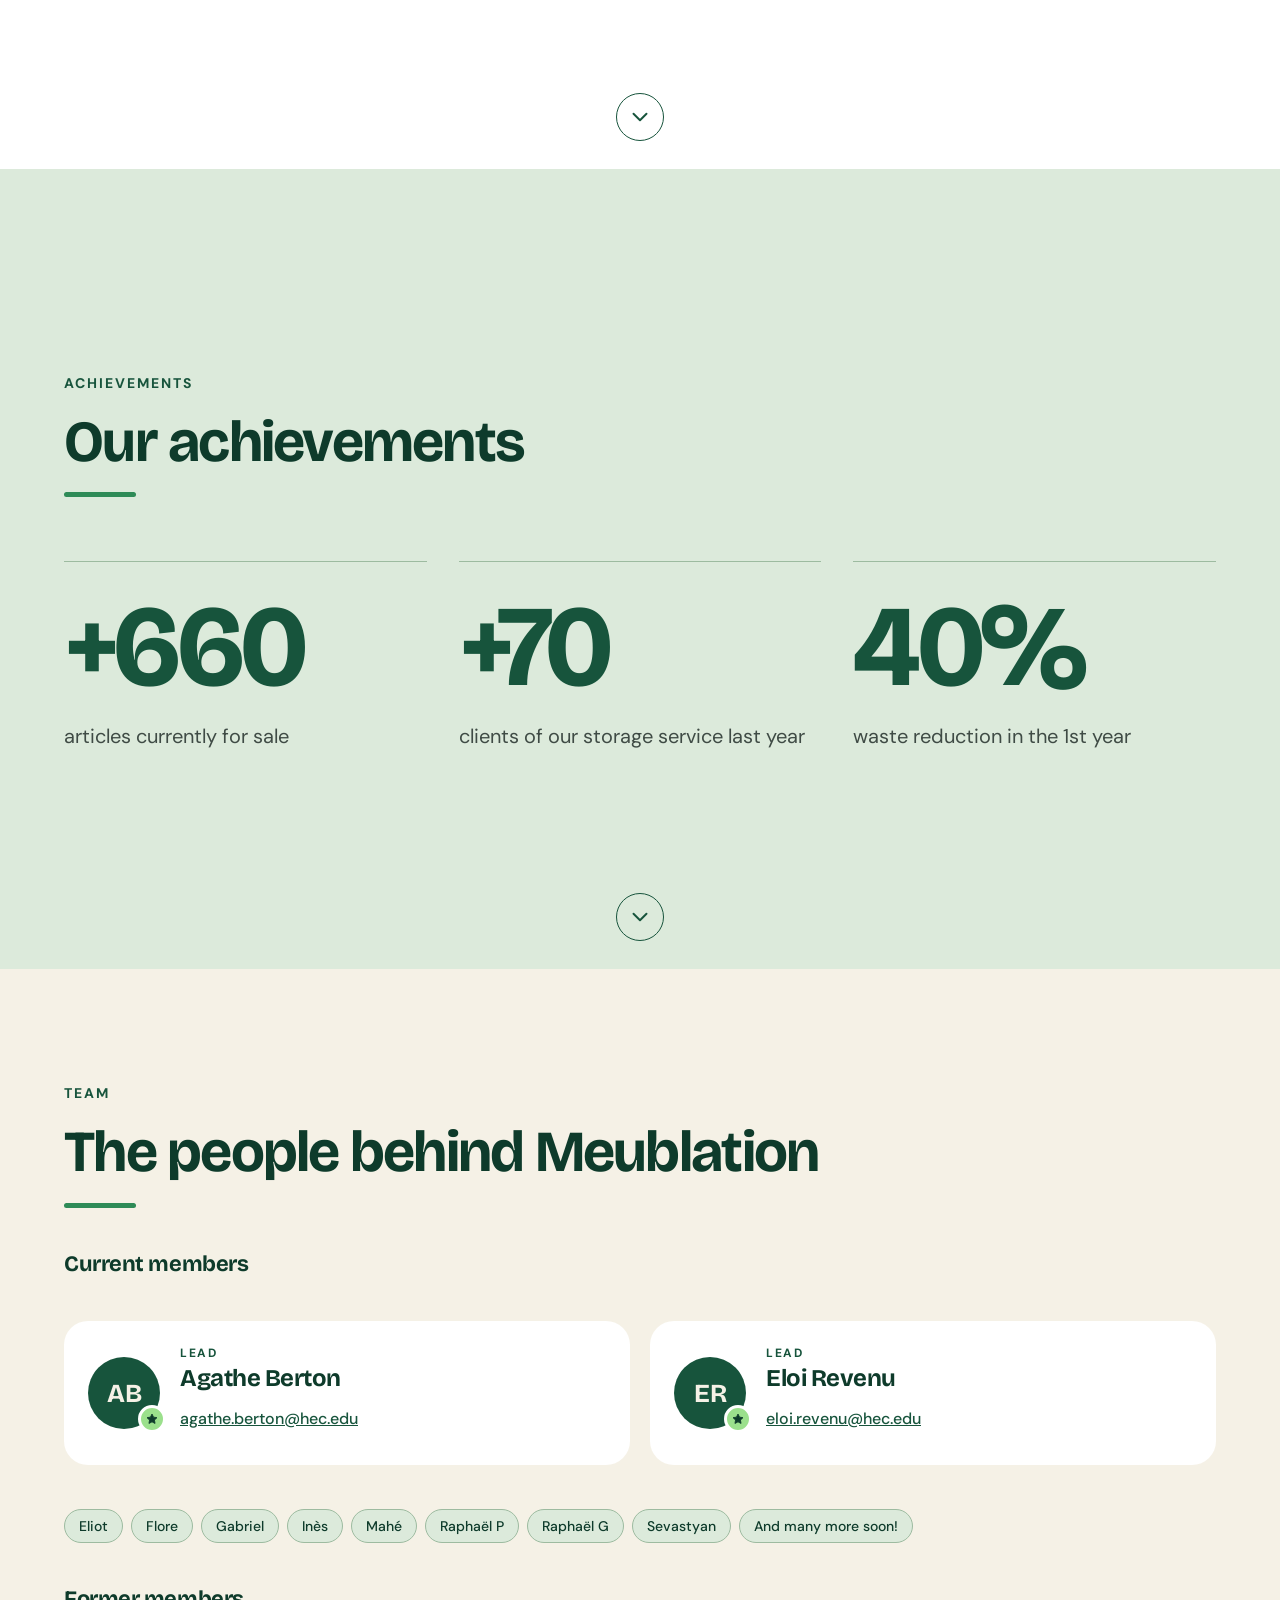
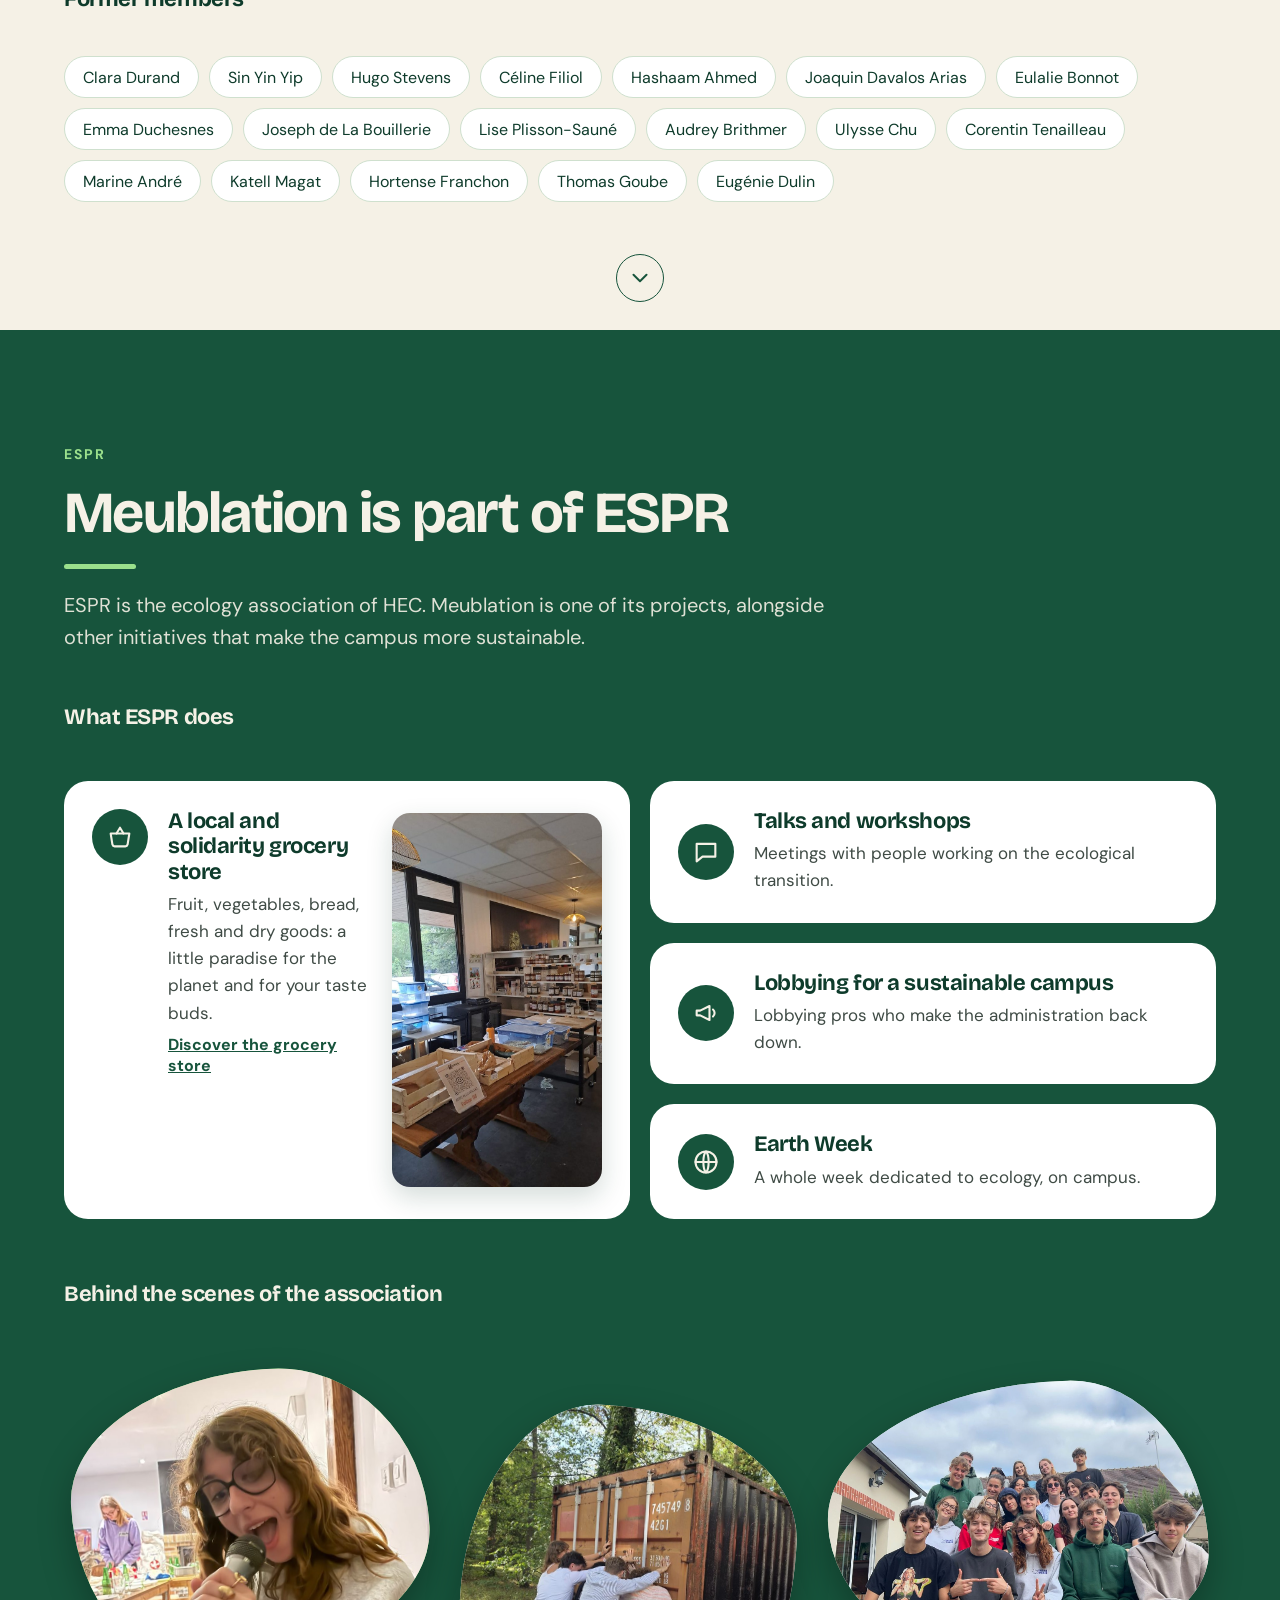
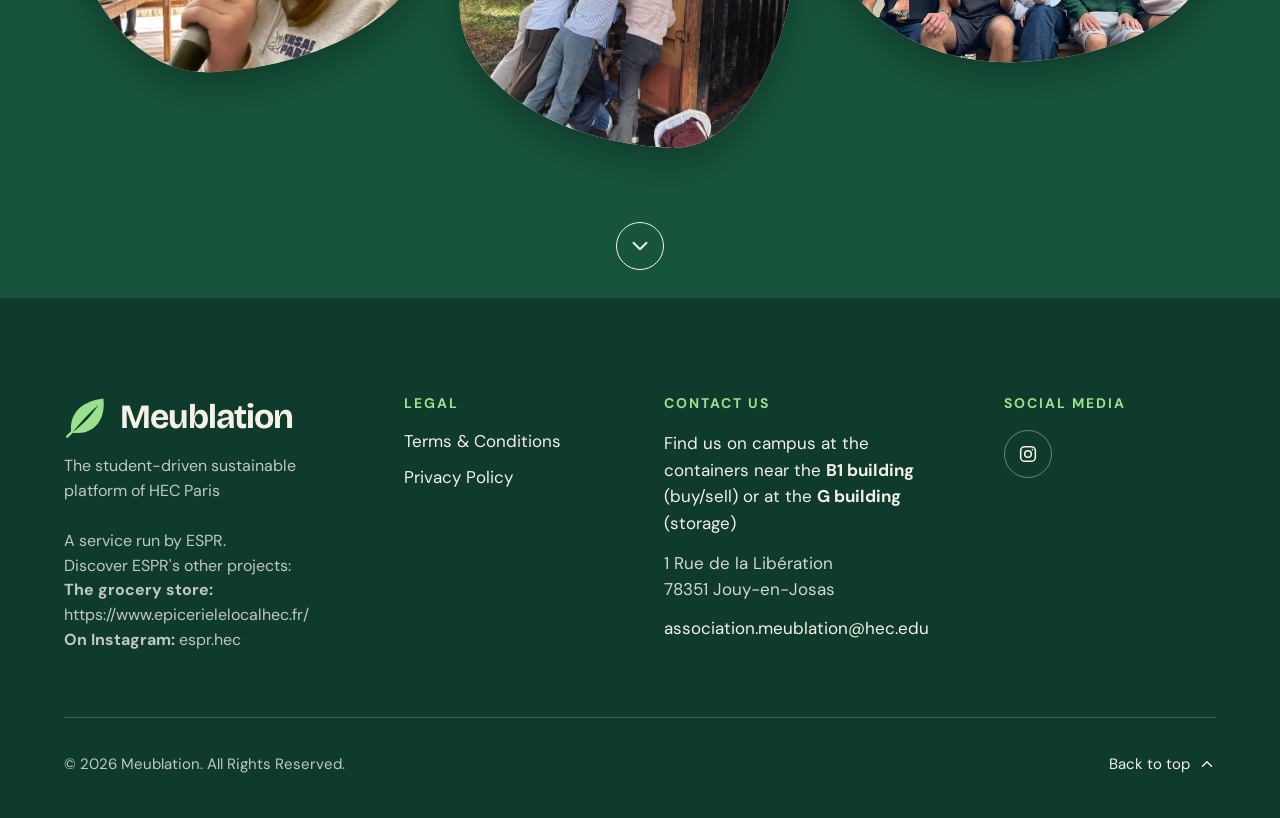
<file: about.html>
<!doctype html>
<html lang="en">
<head>
<meta charset="utf-8">
<meta name="viewport" content="width=device-width, initial-scale=1">
<script src="js/loader.js?v=20261029b"></script>
<title data-i18n="title-about">Meublation – About Us</title>
<meta name="description" content="The story, values, achievements and team of Meublation, the sustainable furniture platform of HEC Paris." data-i18n-content="meta-desc">
<meta name="theme-color" content="#0E3B2B">
<meta property="og:site_name" content="Meublation">
<meta property="og:type" content="website">
<meta property="og:title" content="Meublation – About Us">
<meta property="og:description" content="The story, values, achievements and team of Meublation, the sustainable furniture platform of HEC Paris.">
<link rel="preconnect" href="https://fonts.googleapis.com">
<link rel="stylesheet" media="print" onload="this.media='all'" href="https://fonts.googleapis.com/css2?family=Bricolage+Grotesque:wght@500;700&amp;family=DM+Sans:wght@400;500;700&amp;display=swap">
<noscript><link rel="stylesheet" href="https://fonts.googleapis.com/css2?family=Bricolage+Grotesque:wght@500;700&amp;family=DM+Sans:wght@400;500;700&amp;display=swap"></noscript>
<style>
body { margin: 0; }
html { scroll-behavior: smooth; }
a { color: inherit; text-decoration: none; }
a:focus-visible { outline: 3px solid #2E8B57; outline-offset: 3px; }

.btn { transition: background 0.2s ease, color 0.2s ease, transform 0.2s ease; }
.btn:hover { transform: translateY(-2px); }
.btn-ghost:hover { background: #F5F1E6; color: #0E3B2B; }
.btn-solid:hover { background: #FFFFFF; }
.hb { display: inline-flex; align-items: center; justify-content: center; min-height: 52px; padding: 0 30px; border-radius: 999px; font-size: 17px; font-weight: 500; border: 1.5px solid rgba(245, 241, 230, 0.7); color: #F5F1E6; }
.hb-on { background: #9BE08C; color: #0E3B2B; border-color: #9BE08C; font-weight: 700; }
.nl { display: inline-flex; align-items: center; min-height: 44px; padding: 0 14px; border-radius: 999px; font-size: 15px; color: #F5F1E6; transition: background 0.2s ease; }
.nl:hover { background: rgba(245, 241, 230, 0.14); }
.nl-on { font-weight: 700; color: #9BE08C; }
.soc { width: 48px; height: 48px; box-sizing: border-box; border-radius: 50%; border: 1.5px solid rgba(245, 241, 230, 0.4); display: flex; align-items: center; justify-content: center; color: #F5F1E6; transition: background 0.2s ease, color 0.2s ease; }
.soc:hover { background: #F5F1E6; color: #0E3B2B; }
.fh { margin: 0 0 4px; font-size: 14px; font-weight: 700; letter-spacing: 0.14em; text-transform: uppercase; color: #9BE08C; }
.fl { font-size: 17px; color: #F5F1E6; }
.fl:hover { text-decoration: underline; }
.card { transition: transform 0.25s ease, box-shadow 0.25s ease; }
.card:hover { transform: translateY(-6px); box-shadow: 0 18px 40px rgba(14, 59, 43, 0.14); }

.sec { position: relative; box-sizing: border-box; min-height: 800px; display: flex; flex-direction: column; justify-content: center; padding: clamp(72px, 9vw, 120px) clamp(20px, 5vw, 64px) clamp(104px, 10vw, 148px); }
.wrap { width: 100%; max-width: 1200px; margin: 0 auto; }
.eyebrow { font-size: 14px; font-weight: 700; letter-spacing: 0.14em; text-transform: uppercase; }
.h2 { margin: 0; font-family: 'Bricolage Grotesque', 'DM Sans', sans-serif; font-weight: 700; font-size: clamp(34px, 4.6vw, 58px); line-height: 1.05; letter-spacing: -0.03em; }
.h3 { margin: 0; font-family: 'Bricolage Grotesque', 'DM Sans', sans-serif; font-weight: 700; font-size: 28px; line-height: 1.15; letter-spacing: -0.02em; }
.bar { width: 72px; height: 5px; border-radius: 3px; }
.txt { margin: 0; font-size: 17px; line-height: 1.6; }
.lead { margin: 0; font-size: clamp(17px, 1.6vw, 20px); line-height: 1.6; }
.cardb { box-sizing: border-box; padding: 32px; border-radius: 24px; display: flex; flex-direction: column; gap: 14px; min-width: 0; }
.ico { flex: none; width: 76px; height: 76px; border-radius: 50%; background: #17543C; color: #F5F1E6; display: flex; align-items: center; justify-content: center; }
.row { display: flex; flex-wrap: wrap; align-items: baseline; gap: 12px 32px; padding: 28px 0; border-top: 1px solid #CBD6C8; }
.year { flex: 0 0 150px; font-family: 'Bricolage Grotesque', 'DM Sans', sans-serif; font-weight: 700; font-size: clamp(40px, 5vw, 56px); line-height: 1; letter-spacing: -0.03em; color: #17543C; }
.big { font-family: 'Bricolage Grotesque', 'DM Sans', sans-serif; font-weight: 700; font-size: clamp(64px, 9vw, 120px); line-height: 1; letter-spacing: -0.04em; }
.avatar { flex: none; width: 72px; height: 72px; border-radius: 50%; background: #17543C; color: #F5F1E6; display: flex; align-items: center; justify-content: center; font-family: 'Bricolage Grotesque', 'DM Sans', sans-serif; font-weight: 700; font-size: 26px; }
.pill { display: inline-flex; align-items: center; min-height: 40px; padding: 0 18px; border-radius: 999px; background: #FFFFFF; border: 1px solid #CFE0CE; font-size: 16px; color: #0E3B2B; }
.next { position: absolute; left: 50%; bottom: 28px; margin-left: -24px; width: 48px; height: 48px; box-sizing: border-box; border-radius: 50%; border: 1.5px solid currentColor; display: flex; align-items: center; justify-content: center; transition: background 0.2s ease, color 0.2s ease; }
.next-dark { color: #17543C; }
.next-dark:hover { background: #17543C; color: #F5F1E6; }
.next-light { color: #F5F1E6; }
.next-light:hover { background: #F5F1E6; color: #0E3B2B; }

@keyframes introIn { from { opacity: 0; transform: translateY(28px); } to { opacity: 1; transform: none; } }
@keyframes rise { from { opacity: 0; transform: translateY(64px); } to { opacity: 1; transform: none; } }
@keyframes pop { from { opacity: 0; transform: translateY(32px) scale(0.92); } to { opacity: 1; transform: none; } }
@keyframes grow { from { transform: scaleX(0); } to { transform: scaleX(1); } }
@keyframes bob { 0%, 100% { transform: translateY(0); } 50% { transform: translateY(6px); } }
@keyframes barin { from { opacity: 0; transform: translateY(-100%); } to { opacity: 1; transform: none; } }

.intro { animation: introIn 0.9s cubic-bezier(0.2, 0.7, 0.2, 1) both; }
.intro-2 { animation-delay: 0.15s; }
.intro-3 { animation-delay: 0.3s; }
.intro-4 { animation-delay: 0.6s; }
.cue { animation: bob 1.8s ease-in-out infinite; }
.rule { transform-origin: left center; }

@supports (animation-timeline: view()) {
  .reveal { animation: rise linear both; animation-timeline: view(); animation-range: entry 0% entry 55%; }
  .pop { animation: pop linear both; animation-timeline: view(); animation-range: entry 0% entry 60%; }
  .rule { animation: grow linear both; animation-timeline: view(); animation-range: entry 10% entry 70%; }
  .d2 { animation-range: entry 8% entry 63%; }
  .d3 { animation-range: entry 16% entry 71%; }
  .d4 { animation-range: entry 24% entry 79%; }
  .d5 { animation-range: entry 30% entry 85%; }
  .topbar { animation: barin linear both; animation-timeline: scroll(root); animation-range: 480px 640px; }
}

@media (prefers-reduced-motion: reduce) {
  html { scroll-behavior: auto; }
  .intro, .reveal, .pop, .rule, .cue, .topbar { animation: none !important; }
}
.langs { display: inline-flex; align-items: center; gap: 6px; flex: none; }
.lang { width: 44px; height: 44px; box-sizing: border-box; padding: 5px; border-radius: 50%; border: 2px solid transparent; display: inline-flex; align-items: center; justify-content: center; transition: border-color 0.2s ease, transform 0.2s ease; }
.lang:hover { transform: scale(1.08); }
.lang-on { border-color: #9BE08C; }
.lang svg { display: block; width: 100%; height: 100%; border-radius: 50%; overflow: hidden; }
.topbar .langs { margin-left: 4px; }
@media (max-width: 640px) { .brand-txt { display: none; } .topbar { gap: 8px; } }
.pill-s { display: inline-flex; align-items: center; min-height: 32px; padding: 0 14px; border-radius: 999px; background: #DCEADB; border: 1px solid #9DBBA0; font-size: 14px; font-weight: 500; color: #0E3B2B; }
.fun { position: relative; cursor: default; }
.fun img { transition: filter 0.45s ease, transform 0.7s ease; }
.fun:hover img { filter: grayscale(0.75) brightness(0.62); transform: scale(1.06); }
.fun-cap { position: absolute; left: 0; top: 0; width: 100%; height: 100%; box-sizing: border-box; display: flex; align-items: center; justify-content: center; text-align: center; padding: 28px 34px; color: #FFFFFF; font-family: 'Bricolage Grotesque', 'DM Sans', sans-serif; font-weight: 700; font-size: clamp(19px, 1.9vw, 24px); line-height: 1.2; letter-spacing: -0.01em; text-shadow: 0 2px 12px rgba(0, 0, 0, 0.55); opacity: 0; transform: translateY(14px); transition: opacity 0.4s ease, transform 0.4s ease; pointer-events: none; }
.fun:hover .fun-cap { opacity: 1; transform: translateY(0); }
</style>
</head>
<body>
<div id="top" style="font-family: 'DM Sans', system-ui, sans-serif; color: #14201B; background: #F5F1E6;">
<nav aria-label="Main menu" class="topbar" data-i18n-aria="633292c6" style="position: sticky; top: 0; z-index: 30; height: 64px; margin-bottom: -64px; box-sizing: border-box; display: flex; align-items: center; gap: 16px; padding: 0 clamp(16px, 4vw, 48px); background: rgba(14, 59, 43, 0.94); color: #F5F1E6;">
<a href="index.html" style="display: flex; align-items: center; gap: 10px; flex: none; min-height: 44px; font-family: 'Bricolage Grotesque', 'DM Sans', sans-serif; font-weight: 700; font-size: 20px; letter-spacing: -0.02em; color: #F5F1E6;">
<svg aria-hidden="true" height="28" style="color: #0E3B2B;" viewbox="0 0 48 48" width="28"><path d="M8 42C5 24 17 8 43 5C46 31 30 46 8 42z" fill="#9BE08C"></path><path d="M9.5 41.5C18 31 27 21 37.5 12C29 25 20 34 9.5 41.5z" fill="currentColor"></path><path d="M8.5 41.5L3.5 46.5" fill="none" stroke="#9BE08C" stroke-linecap="round" stroke-width="2.6"></path></svg>
<span class="brand-txt">Meublation</span>
</a>
<div style="display: flex; gap: 4px; margin-left: auto; overflow-x: auto; min-width: 0; white-space: nowrap;">
<a class="nl" data-i18n="70f8bb9a" href="index.html">Home</a>
<a class="nl" data-i18n="0d8a7046" href="store.html">Store</a>
<a class="nl" data-i18n="fa3cf2ad" href="sell.html">Sell</a>
<a class="nl" data-i18n="7ceca51f" href="buy.html">Buy</a>
<a class="nl nl-on" data-i18n="c887b9d3" href="about.html">About Us</a>
</div>
<div aria-label="Language" class="langs" data-i18n-aria="6d40bece" role="group"><button aria-label="English" aria-pressed="true" class="lang" data-lang="en" title="English" type="button"><svg aria-hidden="true" preserveaspectratio="xMidYMid slice" viewbox="0 0 60 30"><rect fill="#012169" height="30" width="60"></rect><path d="M0 0L60 30M60 0L0 30" stroke="#FFFFFF" stroke-width="6"></path><path d="M0 0L60 30M60 0L0 30" stroke="#C8102E" stroke-width="2"></path><path d="M30 0V30M0 15H60" stroke="#FFFFFF" stroke-width="10"></path><path d="M30 0V30M0 15H60" stroke="#C8102E" stroke-width="6"></path></svg></button><button aria-label="Français" aria-pressed="false" class="lang" data-lang="fr" title="Français" type="button"><svg aria-hidden="true" preserveaspectratio="none" viewbox="0 0 3 2"><rect fill="#0055A4" height="2" width="1"></rect><rect fill="#FFFFFF" height="2" width="1" x="1"></rect><rect fill="#EF4135" height="2" width="1" x="2"></rect></svg></button></div>
</nav>
<!-- 1. Header -->
<header style="position: relative; overflow: hidden; min-height: 840px; box-sizing: border-box; display: flex; flex-direction: column; align-items: center; justify-content: center; gap: clamp(24px, 3.5vw, 36px); padding: 104px clamp(20px, 5vw, 64px) 120px; text-align: center; background: #0E3B2B; color: #F5F1E6;">
<div aria-hidden="true" style="position: absolute; left: 50%; top: 50%; width: 560px; height: 560px; border-radius: 50%; border: 1px solid rgba(245, 241, 230, 0.10); transform: translate(-50%, -50%);"></div>
<div aria-hidden="true" style="position: absolute; left: 50%; top: 50%; width: 960px; height: 960px; border-radius: 50%; border: 1px solid rgba(245, 241, 230, 0.08); transform: translate(-50%, -50%);"></div>
<div aria-hidden="true" style="position: absolute; left: 50%; top: 50%; width: 1400px; height: 1400px; border-radius: 50%; border: 1px solid rgba(245, 241, 230, 0.06); transform: translate(-50%, -50%);"></div>
<a class="intro" href="index.html" style="position: relative; display: flex; align-items: center; gap: 12px; min-height: 44px; font-family: 'Bricolage Grotesque', 'DM Sans', sans-serif; font-weight: 700; font-size: 34px; letter-spacing: -0.03em; color: #F5F1E6;">
<svg aria-hidden="true" height="44" style="color: #0E3B2B;" viewbox="0 0 48 48" width="44"><path d="M8 42C5 24 17 8 43 5C46 31 30 46 8 42z" fill="#9BE08C"></path><path d="M9.5 41.5C18 31 27 21 37.5 12C29 25 20 34 9.5 41.5z" fill="currentColor"></path><path d="M8.5 41.5L3.5 46.5" fill="none" stroke="#9BE08C" stroke-linecap="round" stroke-width="2.6"></path></svg>
      Meublation
    </a>
<h1 class="intro intro-2" data-i18n="c887b9d3" style="position: relative; margin: 0; font-family: 'Bricolage Grotesque', 'DM Sans', sans-serif; font-weight: 700; font-size: clamp(56px, 11vw, 128px); line-height: 1; letter-spacing: -0.04em;">About Us</h1>
<p class="intro intro-2" data-i18n="388b07db" style="position: relative; margin: 0; max-width: 620px; font-size: clamp(18px, 2.2vw, 24px); line-height: 1.4; color: rgba(245, 241, 230, 0.82);">A student-run project for a circular economy at HEC Paris.</p>
<nav aria-label="Sections" class="intro intro-3" data-i18n-aria="af4428ac" style="position: relative; display: flex; flex-wrap: wrap; justify-content: center; gap: 12px; max-width: 760px;">
<a class="btn btn-ghost hb" data-i18n="70f8bb9a" href="index.html">Home</a>
<a class="btn btn-ghost hb" data-i18n="0d8a7046" href="store.html">Store</a>
<a class="btn btn-ghost hb" data-i18n="fa3cf2ad" href="sell.html">Sell</a>
<a class="btn btn-ghost hb" data-i18n="7ceca51f" href="buy.html">Buy</a>
<a class="btn btn-solid hb hb-on" data-i18n="c887b9d3" href="about.html">About Us</a>
</nav>
<div class="intro intro-3" style="position: relative;"><div aria-label="Language" class="langs" data-i18n-aria="6d40bece" role="group"><button aria-label="English" aria-pressed="true" class="lang" data-lang="en" title="English" type="button"><svg aria-hidden="true" preserveaspectratio="xMidYMid slice" viewbox="0 0 60 30"><rect fill="#012169" height="30" width="60"></rect><path d="M0 0L60 30M60 0L0 30" stroke="#FFFFFF" stroke-width="6"></path><path d="M0 0L60 30M60 0L0 30" stroke="#C8102E" stroke-width="2"></path><path d="M30 0V30M0 15H60" stroke="#FFFFFF" stroke-width="10"></path><path d="M30 0V30M0 15H60" stroke="#C8102E" stroke-width="6"></path></svg></button><button aria-label="Français" aria-pressed="false" class="lang" data-lang="fr" title="Français" type="button"><svg aria-hidden="true" preserveaspectratio="none" viewbox="0 0 3 2"><rect fill="#0055A4" height="2" width="1"></rect><rect fill="#FFFFFF" height="2" width="1" x="1"></rect><rect fill="#EF4135" height="2" width="1" x="2"></rect></svg></button></div></div>
<a aria-label="Scroll down" class="next next-light intro intro-4" data-i18n-aria="0d504279" href="#story"><svg aria-hidden="true" class="cue" fill="none" height="26" stroke="currentColor" stroke-linecap="round" stroke-linejoin="round" stroke-width="1.8" viewbox="0 0 24 24" width="26"><path d="M6 9l6 6 6-6"></path></svg></a>
</header>
<!-- 2. Story -->
<section class="sec" id="story" style="background: #F5F1E6;">
<div class="wrap" style="display: flex; flex-direction: column; gap: clamp(28px, 4vw, 48px);">
<div style="display: flex; flex-direction: column; gap: 20px; max-width: 800px;">
<div class="eyebrow" data-i18n="5a2d8ead" style="color: #17543C;">Our story</div>
<h2 class="h2" data-i18n="fc3798bd" style="color: #0E3B2B;">From a student idea to a campus service</h2>
<div class="bar rule" style="background: #2E8B57;"></div>
</div>
<div style="display: flex; flex-direction: column;">
<div class="row">
<div class="year">2019</div>
<p class="lead" data-i18n="8f23d49d" style="flex: 1 1 360px; min-width: 0; color: #3F4B45;">Meublation starts as a student project on the HEC Paris campus, to build a circular economy for furniture.</p>
</div>
<div class="row">
<div class="year">2021</div>
<p class="lead" data-i18n="1bcdadd2" style="flex: 1 1 360px; min-width: 0; color: #3F4B45;">Esp'R, the ecological club of HEC Paris, takes over the management of the project.</p>
</div>
<div class="row">
<div class="year" data-i18n="b7d93209">Then</div>
<p class="lead" data-i18n="05fe9171" style="flex: 1 1 360px; min-width: 0; color: #3F4B45;">A storage service is added for students who leave campus for a long time.</p>
</div>
<div class="row" style="border-bottom: 1px solid #CBD6C8;">
<div class="year" data-i18n="bc981983" style="color: #2E8B57;">Next</div>
<p class="lead" data-i18n="a155d8aa" style="flex: 1 1 360px; min-width: 0; color: #3F4B45;">A rental service is the next step.</p>
</div>
</div>
</div>
<a aria-label="Next section" class="next next-dark" data-i18n-aria="affb8916" href="#why"><svg aria-hidden="true" class="cue" fill="none" height="26" stroke="currentColor" stroke-linecap="round" stroke-linejoin="round" stroke-width="1.8" viewbox="0 0 24 24" width="26"><path d="M6 9l6 6 6-6"></path></svg></a>
</section>
<!-- 3. Why -->
<section class="sec" id="why" style="background: #17543C; color: #F5F1E6;">
<div class="wrap" style="display: flex; flex-wrap: wrap; align-items: center; gap: clamp(36px, 6vw, 80px);">
<div style="flex: 1 1 360px; min-width: 0; display: flex; flex-direction: column; gap: 16px;">
<div class="big" style="color: #9BE08C;">≈ 7 t</div>
<p class="lead" data-i18n="61a1602e" style="color: rgba(245, 241, 230, 0.9);">of reusable furniture and appliances thrown away every year by students leaving campus.</p>
</div>
<div style="flex: 1 1 420px; min-width: 0; display: flex; flex-direction: column; gap: 22px;">
<div class="eyebrow" data-i18n="1cc8bca4" style="color: #9BE08C;">Why Meublation</div>
<h2 class="h2" data-i18n="2eeba807">Born from a simple observation</h2>
<div class="bar rule" style="background: #9BE08C;"></div>
<p class="lead" data-i18n="83b8b976" style="color: rgba(245, 241, 230, 0.9);">Too much reusable furniture was thrown away when students left campus.</p>
<p class="lead" data-i18n="39a6a80a" style="color: rgba(245, 241, 230, 0.9);">Our idea is to make it easy for outgoing students to resell their furniture to incoming students. It reduces waste, and gives students an affordable way to furnish their room.</p>
</div>
</div>
<a aria-label="Next section" class="next next-light" data-i18n-aria="affb8916" href="#values"><svg aria-hidden="true" class="cue" fill="none" height="26" stroke="currentColor" stroke-linecap="round" stroke-linejoin="round" stroke-width="1.8" viewbox="0 0 24 24" width="26"><path d="M6 9l6 6 6-6"></path></svg></a>
</section>
<!-- 4. Values -->
<section class="sec" id="values" style="background: #FFFFFF;">
<div class="wrap" style="display: flex; flex-wrap: wrap; gap: clamp(32px, 5vw, 56px) 48px;">
<div style="flex: 1 1 460px; min-width: 0; display: flex; align-items: flex-start; gap: 24px;">
<div class="ico"><svg aria-hidden="true" fill="none" height="34" stroke="currentColor" stroke-linecap="round" stroke-linejoin="round" stroke-width="1.6" viewbox="0 0 24 24" width="34"><circle cx="12" cy="12" r="9"></circle><path d="M3 12h18M12 3c3 3 3 15 0 18M12 3c-3 3-3 15 0 18"></path></svg></div>
<div style="display: flex; flex-direction: column; gap: 10px;">
<h3 class="h3" data-i18n="d5a2d1b0" style="font-size: 30px; color: #0E3B2B;">Good For The Planet</h3>
<p class="txt" data-i18n="6ea3b826" style="font-size: 18px; line-height: 1.55; color: #3F4B45;">Meublation's first goal is waste reduction by trading second-hand furniture.</p>
</div>
</div>
<div style="flex: 1 1 460px; min-width: 0; display: flex; align-items: flex-start; gap: 24px;">
<div class="ico"><svg aria-hidden="true" fill="none" height="34" stroke="currentColor" stroke-linecap="round" stroke-linejoin="round" stroke-width="1.6" viewbox="0 0 24 24" width="34"><rect height="12" rx="2" width="18" x="3" y="6"></rect><path d="M3 10h18M7 15h4"></path></svg></div>
<div style="display: flex; flex-direction: column; gap: 10px;">
<h3 class="h3" data-i18n="0903f8d2" style="font-size: 30px; color: #0E3B2B;">Good For the Pocket</h3>
<p class="txt" data-i18n="660674b3" style="font-size: 18px; line-height: 1.55; color: #3F4B45;">Second-hand furniture allows both the seller and the buyer to save money.</p>
</div>
</div>
<div style="flex: 1 1 460px; min-width: 0; display: flex; align-items: flex-start; gap: 24px;">
<div class="ico"><svg aria-hidden="true" fill="none" height="34" stroke="currentColor" stroke-linecap="round" stroke-linejoin="round" stroke-width="1.6" viewbox="0 0 24 24" width="34"><rect height="9" rx="2" width="14" x="5" y="11"></rect><path d="M8 11V8a4 4 0 0 1 8 0v3"></path></svg></div>
<div style="display: flex; flex-direction: column; gap: 10px;">
<h3 class="h3" data-i18n="8f9d4d90" style="font-size: 30px; color: #0E3B2B;">Secure Payments</h3>
<p class="txt" data-i18n="b6b88d3c" style="font-size: 18px; line-height: 1.55; color: #3F4B45;">Thanks to our experience, we are a serious project fully supported by HEC Paris.</p>
</div>
</div>
<div style="flex: 1 1 460px; min-width: 0; display: flex; align-items: flex-start; gap: 24px;">
<div class="ico"><svg aria-hidden="true" fill="none" height="34" stroke="currentColor" stroke-linecap="round" stroke-linejoin="round" stroke-width="1.6" viewbox="0 0 24 24" width="34"><path d="M4 11l8-7 8 7v9H4z"></path><path d="M10 20v-6h4v6"></path></svg></div>
<div style="display: flex; flex-direction: column; gap: 10px;">
<h3 class="h3" data-i18n="c01c1503" style="font-size: 30px; color: #0E3B2B;">On-Campus Store</h3>
<p class="txt" data-i18n="29977f51" style="font-size: 18px; line-height: 1.55; color: #3F4B45;">No need to travel miles to buy furniture, our store is available on the campus.</p>
</div>
</div>
</div>
<a aria-label="Next section" class="next next-dark" data-i18n-aria="affb8916" href="#achievements"><svg aria-hidden="true" class="cue" fill="none" height="26" stroke="currentColor" stroke-linecap="round" stroke-linejoin="round" stroke-width="1.8" viewbox="0 0 24 24" width="26"><path d="M6 9l6 6 6-6"></path></svg></a>
</section>
<!-- 5. Achievements -->
<section class="sec" id="achievements" style="background: #DCEADB;">
<div class="wrap" style="display: flex; flex-direction: column; gap: clamp(36px, 5vw, 64px);">
<div style="display: flex; flex-direction: column; gap: 20px;">
<div class="eyebrow" data-i18n="a6634f24" style="color: #17543C;">Achievements</div>
<h2 class="h2" data-i18n="24953458" style="color: #0E3B2B;">Our achievements</h2>
<div class="bar rule" style="background: #2E8B57;"></div>
</div>
<div style="display: flex; flex-wrap: wrap; gap: 32px;">
<div style="flex: 1 1 260px; min-width: 0; display: flex; flex-direction: column; gap: 14px; padding-top: 28px; border-top: 1px solid #9DBBA0;">
<div class="big" style="color: #17543C;">+660</div>
<p class="lead" data-i18n="28bd2996" style="color: #3F4B45;">articles currently for sale</p>
</div>
<div class="d2" style="flex: 1 1 260px; min-width: 0; display: flex; flex-direction: column; gap: 14px; padding-top: 28px; border-top: 1px solid #9DBBA0;">
<div class="big" style="color: #17543C;">+70</div>
<p class="lead" data-i18n="ffda3a54" style="color: #3F4B45;">clients of our storage service last year</p>
</div>
<div class="d3" style="flex: 1 1 260px; min-width: 0; display: flex; flex-direction: column; gap: 14px; padding-top: 28px; border-top: 1px solid #9DBBA0;">
<div class="big" style="color: #17543C;">40%</div>
<p class="lead" data-i18n="8cdc2483" style="color: #3F4B45;">waste reduction in the 1st year</p>
</div>
</div>
</div>
<a aria-label="Next section" class="next next-dark" data-i18n-aria="affb8916" href="#team"><svg aria-hidden="true" class="cue" fill="none" height="26" stroke="currentColor" stroke-linecap="round" stroke-linejoin="round" stroke-width="1.8" viewbox="0 0 24 24" width="26"><path d="M6 9l6 6 6-6"></path></svg></a>
</section>
<!-- 6. Team -->
<section class="sec" id="team" style="background: #F5F1E6;">
<div class="wrap" style="display: flex; flex-direction: column; gap: clamp(28px, 4vw, 44px);">
<div style="display: flex; flex-direction: column; gap: 20px; max-width: 760px;">
<div class="eyebrow" data-i18n="21888726" style="color: #17543C;">Team</div>
<h2 class="h2" data-i18n="521e3ab3" style="color: #0E3B2B;">The people behind Meublation</h2>
<div class="bar rule" style="background: #2E8B57;"></div>
</div>
<h3 class="h3" data-i18n="a21dad1d" style="font-size: 22px; color: #0E3B2B;">Current members</h3>
<div style="display: flex; flex-wrap: wrap; gap: 20px;">
<div class="cardb card pop" style="flex: 1 1 300px; background: #FFFFFF; flex-direction: row; align-items: center; gap: 20px; padding: 24px;">
<div style="position: relative; flex: none; width: 72px; height: 72px;"><div aria-hidden="true" class="avatar">AB</div><span aria-label="Lead" data-i18n-aria="d48b72e8" data-i18n-title="d48b72e8" role="img" style="position: absolute; right: -6px; bottom: -4px; width: 28px; height: 28px; border-radius: 50%; background: #9BE08C; color: #0E3B2B; border: 3px solid #FFFFFF; box-sizing: border-box; display: flex; align-items: center; justify-content: center;" title="Lead"><svg aria-hidden="true" fill="currentColor" height="14" stroke="currentColor" stroke-linejoin="round" stroke-width="1.5" viewbox="0 0 24 24" width="14"><path d="M12 3.5l2.6 5.3 5.9.9-4.3 4.1 1 5.8L12 16.9 6.8 19.6l1-5.8L3.5 9.7l5.9-.9z"></path></svg></span></div>
<div style="min-width: 0; display: flex; flex-direction: column; gap: 4px;">
<div class="eyebrow" data-i18n="c6f71d85" style="font-size: 12px; color: #17543C;">Lead</div>
<h4 class="h3" style="font-size: 24px; color: #0E3B2B;">Agathe Berton</h4>
<a href="mailto:agathe.berton@hec.edu" style="display: inline-flex; align-items: center; min-height: 44px; font-size: 16px; font-weight: 500; color: #17543C; text-decoration: underline; overflow-wrap: anywhere;">agathe.berton@hec.edu</a>
</div>
</div>
<div class="cardb card pop d2" style="flex: 1 1 300px; background: #FFFFFF; flex-direction: row; align-items: center; gap: 20px; padding: 24px;">
<div style="position: relative; flex: none; width: 72px; height: 72px;"><div aria-hidden="true" class="avatar">ER</div><span aria-label="Lead" data-i18n-aria="d48b72e8" data-i18n-title="d48b72e8" role="img" style="position: absolute; right: -6px; bottom: -4px; width: 28px; height: 28px; border-radius: 50%; background: #9BE08C; color: #0E3B2B; border: 3px solid #FFFFFF; box-sizing: border-box; display: flex; align-items: center; justify-content: center;" title="Lead"><svg aria-hidden="true" fill="currentColor" height="14" stroke="currentColor" stroke-linejoin="round" stroke-width="1.5" viewbox="0 0 24 24" width="14"><path d="M12 3.5l2.6 5.3 5.9.9-4.3 4.1 1 5.8L12 16.9 6.8 19.6l1-5.8L3.5 9.7l5.9-.9z"></path></svg></span></div>
<div style="min-width: 0; display: flex; flex-direction: column; gap: 4px;">
<div class="eyebrow" data-i18n="c6f71d85" style="font-size: 12px; color: #17543C;">Lead</div>
<h4 class="h3" style="font-size: 24px; color: #0E3B2B;">Eloi Revenu</h4>
<a href="mailto:eloi.revenu@hec.edu" style="display: inline-flex; align-items: center; min-height: 44px; font-size: 16px; font-weight: 500; color: #17543C; text-decoration: underline; overflow-wrap: anywhere;">eloi.revenu@hec.edu</a>
</div>
</div>
</div>
<div style="display: flex; flex-wrap: wrap; gap: 8px;">
<span class="pill-s">Eliot</span>
<span class="pill-s">Flore</span>
<span class="pill-s">Gabriel</span>
<span class="pill-s">Inès</span>
<span class="pill-s">Mahé</span>
<span class="pill-s">Raphaël P</span>
<span class="pill-s">Raphaël G</span>
<span class="pill-s">Sevastyan</span><span class="pill-s" data-i18n="8d10e710">And many more soon!</span>
</div>
<h3 class="h3" data-i18n="5d653e97" style="font-size: 22px; color: #0E3B2B;">Former members</h3>
<div style="display: flex; flex-wrap: wrap; gap: 10px;">
<span class="pill">Clara Durand</span>
<span class="pill">Sin Yin Yip</span>
<span class="pill">Hugo Stevens</span>
<span class="pill">Céline Filiol</span>
<span class="pill">Hashaam Ahmed</span>
<span class="pill">Joaquin Davalos Arias</span>
<span class="pill">Eulalie Bonnot</span>
<span class="pill">Emma Duchesnes</span>
<span class="pill">Joseph de La Bouillerie</span>
<span class="pill">Lise Plisson-Sauné</span>
<span class="pill">Audrey Brithmer</span>
<span class="pill">Ulysse Chu</span>
<span class="pill">Corentin Tenailleau</span>
<span class="pill">Marine André</span>
<span class="pill">Katell Magat</span>
<span class="pill">Hortense Franchon</span>
<span class="pill">Thomas Goube</span>
<span class="pill">Eugénie Dulin</span>
</div>
</div>
<a aria-label="Go to footer" class="next next-dark" data-i18n-aria="e794c009" href="#espr"><svg aria-hidden="true" class="cue" fill="none" height="26" stroke="currentColor" stroke-linecap="round" stroke-linejoin="round" stroke-width="1.8" viewbox="0 0 24 24" width="26"><path d="M6 9l6 6 6-6"></path></svg></a>
</section>
<!-- 7. Footer -->
<section class="sec" id="espr" style="background: #17543C; color: #F5F1E6;">
<div class="wrap" style="display: flex; flex-direction: column; gap: clamp(32px, 4vw, 52px);">
<div style="display: flex; flex-direction: column; gap: 20px; max-width: 760px;">
<div class="eyebrow" style="color: #9BE08C;">ESPR</div>
<h2 class="h2" data-i18n="9c9a8b7d">Meublation is part of ESPR</h2>
<div class="bar rule" style="background: #9BE08C;"></div>
<p class="lead" data-i18n="f8f7b57f" style="color: rgba(245, 241, 230, 0.9);">ESPR is the ecology association of HEC. Meublation is one of its projects, alongside other initiatives that make the campus more sustainable.</p>
</div>
<h3 class="h3" data-i18n="b48c2979" style="font-size: 22px;">What ESPR does</h3>
<div style="display: flex; flex-wrap: wrap; gap: 20px;">
<div class="cardb card pop" style="flex: 1 1 440px; background: #FFFFFF; color: #0E3B2B; flex-direction: row; flex-wrap: wrap; align-items: flex-start; gap: 20px; padding: 28px;">
<div style="flex: none; width: 56px; height: 56px; border-radius: 50%; background: #17543C; color: #F5F1E6; display: flex; align-items: center; justify-content: center;"><svg aria-hidden="true" fill="none" height="28" stroke="currentColor" stroke-linecap="round" stroke-linejoin="round" stroke-width="1.8" viewbox="0 0 24 24" width="28"><path d="M4 9h16l-1.5 9.5a2 2 0 0 1-2 1.5h-9a2 2 0 0 1-2-1.5L4 9z"></path><path d="M9 9l3-5 3 5"></path></svg></div>
<div style="flex: 1 1 200px; min-width: 0; display: flex; flex-direction: column; gap: 6px;">
<h4 class="h3" data-i18n="02359a35" style="font-size: 22px; color: #0E3B2B;">A local and solidarity grocery store</h4>
<p class="txt" data-i18n="104a0600" style="color: #3F4B45;">Fruit, vegetables, bread, fresh and dry goods: a little paradise for the planet and for your taste buds.</p>
<a data-i18n="8cf586fd" href="https://www.epicerielelocalhec.fr/" rel="noopener" style="display: inline-flex; align-items: center; min-height: 44px; font-size: 16px; font-weight: 700; color: #17543C; text-decoration: underline;" target="_blank">Discover the grocery store</a>
</div>
<img alt="Inside the local grocery store" data-i18n-alt="85815ae6" decoding="async" loading="lazy" src="assets/img/about-grocery-store.jpg" style="flex: 0 0 210px; align-self: center; display: block; width: 210px; max-width: 100%; height: auto; border-radius: 18px; box-shadow: 0 10px 26px rgba(14, 59, 43, 0.18);"/>
</div>
<div style="flex: 1 1 440px; min-width: 0; display: flex; flex-direction: column; gap: 20px;">
<div class="cardb card pop" style="flex: 1 1 auto; background: #FFFFFF; color: #0E3B2B; flex-direction: row; align-items: center; gap: 20px; padding: 28px;">
<div style="flex: none; width: 56px; height: 56px; border-radius: 50%; background: #17543C; color: #F5F1E6; display: flex; align-items: center; justify-content: center;"><svg aria-hidden="true" fill="none" height="28" stroke="currentColor" stroke-linecap="round" stroke-linejoin="round" stroke-width="1.8" viewbox="0 0 24 24" width="28"><path d="M4 5h16v11H9l-5 4V5z"></path></svg></div>
<div style="min-width: 0; display: flex; flex-direction: column; gap: 6px;">
<h4 class="h3" data-i18n="22b11db9" style="font-size: 22px; color: #0E3B2B;">Talks and workshops</h4>
<p class="txt" data-i18n="a8114464" style="color: #3F4B45;">Meetings with people working on the ecological transition.</p>
</div>
</div>
<div class="cardb card pop" style="flex: 1 1 auto; background: #FFFFFF; color: #0E3B2B; flex-direction: row; align-items: center; gap: 20px; padding: 28px;">
<div style="flex: none; width: 56px; height: 56px; border-radius: 50%; background: #17543C; color: #F5F1E6; display: flex; align-items: center; justify-content: center;"><svg aria-hidden="true" fill="none" height="28" stroke="currentColor" stroke-linecap="round" stroke-linejoin="round" stroke-width="1.8" viewbox="0 0 24 24" width="28"><path d="M4 10v4h3l8 4V6L7 10H4z"></path><path d="M18 9a4 4 0 0 1 0 6"></path></svg></div>
<div style="min-width: 0; display: flex; flex-direction: column; gap: 6px;">
<h4 class="h3" data-i18n="2b1cef32" style="font-size: 22px; color: #0E3B2B;">Lobbying for a sustainable campus</h4>
<p class="txt" data-i18n="0379f4ef" style="color: #3F4B45;">Lobbying pros who make the administration back down.</p>
</div>
</div>
<div class="cardb card pop" style="flex: 1 1 auto; background: #FFFFFF; color: #0E3B2B; flex-direction: row; align-items: center; gap: 20px; padding: 28px;">
<div style="flex: none; width: 56px; height: 56px; border-radius: 50%; background: #17543C; color: #F5F1E6; display: flex; align-items: center; justify-content: center;"><svg aria-hidden="true" fill="none" height="28" stroke="currentColor" stroke-linecap="round" stroke-linejoin="round" stroke-width="1.8" viewbox="0 0 24 24" width="28"><circle cx="12" cy="12" r="9"></circle><path d="M3 12h18M12 3c3 3 3 15 0 18M12 3c-3 3-3 15 0 18"></path></svg></div>
<div style="min-width: 0; display: flex; flex-direction: column; gap: 6px;">
<h4 class="h3" data-i18n="d98de0d1" style="font-size: 22px; color: #0E3B2B;">Earth Week</h4>
<p class="txt" data-i18n="299eee1d" style="color: #3F4B45;">A whole week dedicated to ecology, on campus.</p>
</div>
</div>
</div>
</div>
<div style="display: flex; flex-direction: column; gap: 8px; margin-top: 12px;">
<h3 class="h3" data-i18n="934c77a5" style="font-size: 22px;">Behind the scenes of the association</h3>
</div>
<div style="display: flex; flex-wrap: wrap; align-items: flex-start; gap: 28px 32px; padding: 12px 8px 24px;">
<div class="fun" style="flex: 1.2 1 220px; min-width: 0; height: 300px; margin-top: 0px; box-sizing: border-box; background: #9BE08C; color: #0E3B2B; border-radius: 58% 42% 63% 37% / 42% 55% 45% 58%; transform: rotate(-3deg); overflow: hidden; box-shadow: 0 14px 34px rgba(0, 0, 0, 0.28);"><img alt="A member singing into a microphone at the grocery store" data-i18n-alt="37ec43ae" decoding="async" loading="lazy" src="assets/img/about-member-singing.jpg" style="display: block; width: 100%; height: 100%; object-fit: cover; object-position: 50% 28%;"/><div class="fun-cap" data-i18n="f9f9ecde">Our president, karaoke queen</div></div>
<div class="fun" style="flex: 1 1 220px; min-width: 0; height: 340px; margin-top: 36px; box-sizing: border-box; background: #F5F1E6; color: #0E3B2B; border-radius: 40% 60% 35% 65% / 60% 38% 62% 40%; transform: rotate(2.5deg); overflow: hidden; box-shadow: 0 14px 34px rgba(0, 0, 0, 0.28);"><img alt="The team pushing the container" data-i18n-alt="ce435176" decoding="async" loading="lazy" src="assets/img/about-team-container.jpg" style="display: block; width: 100%; height: 100%; object-fit: cover; object-position: 50% 60%;"/><div class="fun-cap" data-i18n="a500f0af">The struggle to close the container</div></div>
<div class="fun" style="flex: 1.4 1 220px; min-width: 0; height: 280px; margin-top: 12px; box-sizing: border-box; background: #DCEADB; color: #0E3B2B; border-radius: 64% 36% 52% 48% / 48% 62% 38% 52%; transform: rotate(-1.5deg); overflow: hidden; box-shadow: 0 14px 34px rgba(0, 0, 0, 0.28);"><img alt="The ESPR team posing together" data-i18n-alt="b5593825" decoding="async" loading="lazy" src="assets/img/about-espr-team.jpg" style="display: block; width: 100%; height: 100%; object-fit: cover; object-position: 50% 50%;"/><div class="fun-cap" data-i18n="66781ed4">What a beautiful family UwU</div></div>
</div>
</div>
<a aria-label="Go to footer" class="next next-light" data-i18n-aria="e794c009" href="#contact"><svg aria-hidden="true" class="cue" fill="none" height="26" stroke="currentColor" stroke-linecap="round" stroke-linejoin="round" stroke-width="1.8" viewbox="0 0 24 24" width="26"><path d="M6 9l6 6 6-6"></path></svg></a>
</section>
<footer id="contact" style="min-height: 520px; box-sizing: border-box; display: flex; flex-direction: column; justify-content: space-between; gap: 56px; padding: clamp(64px, 8vw, 96px) clamp(20px, 5vw, 64px) 32px; background: #0E3B2B; color: #F5F1E6;">
<div class="wrap" style="display: flex; flex-wrap: wrap; gap: 48px;">
<div style="flex: 1 1 280px; min-width: 0; display: flex; flex-direction: column; gap: 16px;">
<div style="display: flex; align-items: center; gap: 12px; font-family: 'Bricolage Grotesque', 'DM Sans', sans-serif; font-weight: 700; font-size: 34px; letter-spacing: -0.03em;">
<svg aria-hidden="true" height="44" style="color: #0E3B2B;" viewbox="0 0 48 48" width="44"><path d="M8 42C5 24 17 8 43 5C46 31 30 46 8 42z" fill="#9BE08C"></path><path d="M9.5 41.5C18 31 27 21 37.5 12C29 25 20 34 9.5 41.5z" fill="currentColor"></path><path d="M8.5 41.5L3.5 46.5" fill="none" stroke="#9BE08C" stroke-linecap="round" stroke-width="2.6"></path></svg>
          Meublation
        </div>
<p data-i18n="54d88ef2" style="margin: 0; max-width: 300px; font-size: 16px; line-height: 1.55; color: rgba(245, 241, 230, 0.78);">The student-driven sustainable platform of HEC Paris<br/><br/>A service run by ESPR.<br/>Discover ESPR's other projects:<br/><b>The grocery store:</b> https://www.epicerielelocalhec.fr/<br/><b>On Instagram:</b> espr.hec</p>
</div>
<div style="flex: 1 1 200px; min-width: 0; display: flex; flex-direction: column; gap: 14px;">
<h3 class="fh" data-i18n="902c91d9">Legal</h3>
<a class="fl" data-i18n="d35f2b98" href="terms.html">Terms &amp; Conditions</a>
<a class="fl" data-i18n="9db108ba" href="privacy.html">Privacy Policy</a>
</div>
<div style="flex: 1 1 280px; min-width: 0; display: flex; flex-direction: column; gap: 14px;">
<h3 class="fh" data-i18n="9ad0ccff">Contact Us</h3>
<p data-i18n="bc536bba" style="margin: 0; font-size: 17px; line-height: 1.55; color: #F5F1E6;">Find us on campus at the containers near the <strong>B1 building</strong> (buy/sell) or at the <b>G building</b> (storage)</p>
<p style="margin: 0; font-size: 17px; line-height: 1.55; color: rgba(245, 241, 230, 0.86);">1 Rue de la Libération<br/>78351 Jouy-en-Josas</p>
<a class="fl" href="mailto:association.meublation@hec.edu">association.meublation@hec.edu</a>
</div>
<div style="flex: 1 1 200px; min-width: 0; display: flex; flex-direction: column; gap: 14px;">
<h3 class="fh" data-i18n="7e89cf43">Social media</h3>
<div style="display: flex; gap: 12px;">
<a aria-label="Instagram" class="soc" href="https://www.instagram.com/meublation/"><svg aria-hidden="true" fill="none" height="22" stroke="currentColor" stroke-linecap="round" stroke-linejoin="round" stroke-width="1.7" viewbox="0 0 24 24" width="22"><rect height="16" rx="4.5" width="16" x="4" y="4"></rect><circle cx="12" cy="12" r="3.6"></circle><path d="M16.8 7.2v.1"></path></svg></a>
</div>
</div>
</div>
<div class="wrap" style="box-sizing: border-box; padding-top: 24px; border-top: 1px solid rgba(245, 241, 230, 0.2); display: flex; flex-wrap: wrap; align-items: center; justify-content: space-between; gap: 12px;">
<div data-i18n="ce3abfdf" style="font-size: 15px; color: rgba(245, 241, 230, 0.78);">© 2026 Meublation. All Rights Reserved.</div>
<a class="fl" data-i18n="5ca71faa" href="#top" style="display: inline-flex; align-items: center; gap: 8px; min-height: 44px; font-size: 15px;">
        Back to top
        <svg aria-hidden="true" fill="none" height="18" stroke="currentColor" stroke-linecap="round" stroke-linejoin="round" stroke-width="1.8" viewbox="0 0 24 24" width="18"><path d="M6 15l6-6 6 6"></path></svg>
</a>
</div>
</footer>
</div>
<script>
/* French translations. "id": "French text". The id is the value of data-i18n in the HTML. */
window.MEUBLATION_FR = {
  "70f8bb9a": "Accueil",
  "0d8a7046": "Stockage",
  "fa3cf2ad": "Vendre",
  "7ceca51f": "Acheter",
  "c887b9d3": "Qui sommes-nous",
  "388b07db": "Un projet étudiant pour une économie circulaire à HEC Paris.",
  "5a2d8ead": "Notre histoire",
  "fc3798bd": "D'une idée d'étudiants à un service du campus",
  "8f23d49d": "Meublation naît comme un projet étudiant sur le campus de HEC Paris, pour construire une économie circulaire du mobilier.",
  "1bcdadd2": "Esp'R, le club écologique de HEC Paris, reprend la gestion du projet.",
  "b7d93209": "Ensuite",
  "05fe9171": "Un service de stockage est ajouté pour les étudiants qui quittent le campus longtemps.",
  "bc981983": "Prochainement",
  "a155d8aa": "Un service de location est la prochaine étape.",
  "61a1602e": "de meubles et d'appareils réutilisables jetés chaque année par les étudiants qui quittent le campus.",
  "1cc8bca4": "Pourquoi Meublation",
  "2eeba807": "Née d'un constat simple",
  "83b8b976": "Trop de meubles réutilisables étaient jetés quand les étudiants quittaient le campus.",
  "39a6a80a": "Notre idée est de faciliter la revente des meubles et des appareils des étudiants qui partent à ceux qui arrivent. Cela réduit les déchets et offre aux étudiants un moyen abordable de meubler leur chambre.",
  "d5a2d1b0": "Bon pour la planète",
  "6ea3b826": "Le premier objectif de Meublation est de réduire les déchets en échangeant des meubles d'occasion.",
  "0903f8d2": "Bon pour le portefeuille",
  "660674b3": "Les meubles d'occasion permettent au vendeur comme à l'acheteur de faire des économies.",
  "8f9d4d90": "Paiements sécurisés",
  "b6b88d3c": "Grâce à notre expérience, nous sommes un projet sérieux, pleinement soutenu par HEC Paris.",
  "c01c1503": "Magasin sur le campus",
  "29977f51": "Pas besoin de faire des kilomètres pour acheter des meubles : notre magasin est sur le campus.",
  "a6634f24": "Réalisations",
  "24953458": "Nos réalisations",
  "28bd2996": "articles actuellement en vente",
  "ffda3a54": "clients de notre service de stockage l'année dernière",
  "8cdc2483": "de réduction des déchets la première année",
  "21888726": "Équipe",
  "521e3ab3": "Les personnes derrière Meublation",
  "a21dad1d": "Membres actuels",
  "c6f71d85": "Responsable",
  "8d10e710": "Et bientôt plein de nouveaux !",
  "5d653e97": "Anciens membres",
  "9c9a8b7d": "Meublation fait partie d'ESPR",
  "f8f7b57f": "ESPR est l'association d'écologie de HEC. Meublation est l'un de ses projets, aux côtés d'autres initiatives qui rendent le campus plus durable.",
  "b48c2979": "Ce que fait ESPR",
  "02359a35": "Une épicerie locale et solidaire",
  "104a0600": "Fruits, légumes, pains, produits frais et secs, un petit paradis pour la planète et pour votre palais.",
  "8cf586fd": "Découvrir l'épicerie",
  "22b11db9": "Conférences et workshops",
  "a8114464": "Des rencontres avec des acteurs de la transition écologique.",
  "2b1cef32": "Du lobbying pour un campus durable",
  "0379f4ef": "Des pros du lobbying qui font plier l'administration.",
  "d98de0d1": "La Earth Week",
  "299eee1d": "Une semaine entière dédiée à l'écologie, sur le campus.",
  "934c77a5": "Les coulisses de l'asso",
  "f9f9ecde": "Notre présidente, reine du Karaoké",
  "a500f0af": "La galère pour fermer le container",
  "66781ed4": "Quelle belle famille UwU",
  "54d88ef2": "La plateforme étudiante et durable de HEC Paris<br/><br/>Un service proposé par ESPR.<br/>Découvrir les autres projets d'ESPR :<br/><b>L'épicerie:<\/b> https://www.epicerielelocalhec.fr/<br/><b>Sur instagram:<\/b> espr.hec",
  "902c91d9": "Mentions légales",
  "d35f2b98": "Conditions générales",
  "9db108ba": "Politique de confidentialité",
  "9ad0ccff": "Nous contacter",
  "bc536bba": "Retrouvez-nous sur le campus, aux containers près du <strong>bâtiment B1<\/strong> (achat/vente) ou au <b>bâtiment G<\/b> (stockage)",
  "7e89cf43": "Réseaux sociaux",
  "ce3abfdf": "© 2026 Meublation. Tous droits réservés.",
  "5ca71faa": "Retour en haut <svg aria-hidden=\"true\" fill=\"none\" height=\"18\" stroke=\"currentColor\" stroke-linecap=\"round\" stroke-linejoin=\"round\" stroke-width=\"1.8\" viewbox=\"0 0 24 24\" width=\"18\"><path d=\"M6 15l6-6 6 6\"><\/path><\/svg>",
  "633292c6": "Menu principal",
  "6d40bece": "Langue",
  "af4428ac": "Rubriques",
  "0d504279": "Faire défiler vers le bas",
  "affb8916": "Section suivante",
  "d48b72e8": "Responsable",
  "e794c009": "Aller au pied de page",
  "85815ae6": "L’intérieur de l’épicerie locale",
  "37ec43ae": "Une membre qui chante au micro à l’épicerie",
  "ce435176": "L’équipe qui pousse le conteneur",
  "b5593825": "L’équipe d’ESPR qui pose ensemble",
  "title-about": "Meublation – Qui sommes-nous",
  "meta-desc": "L'histoire, les valeurs, les réalisations et l'équipe de Meublation, la plateforme de mobilier durable de HEC Paris."
};
</script>
<script defer src="js/site.js?v=20261029b"></script>
</body>
</html>
</file>
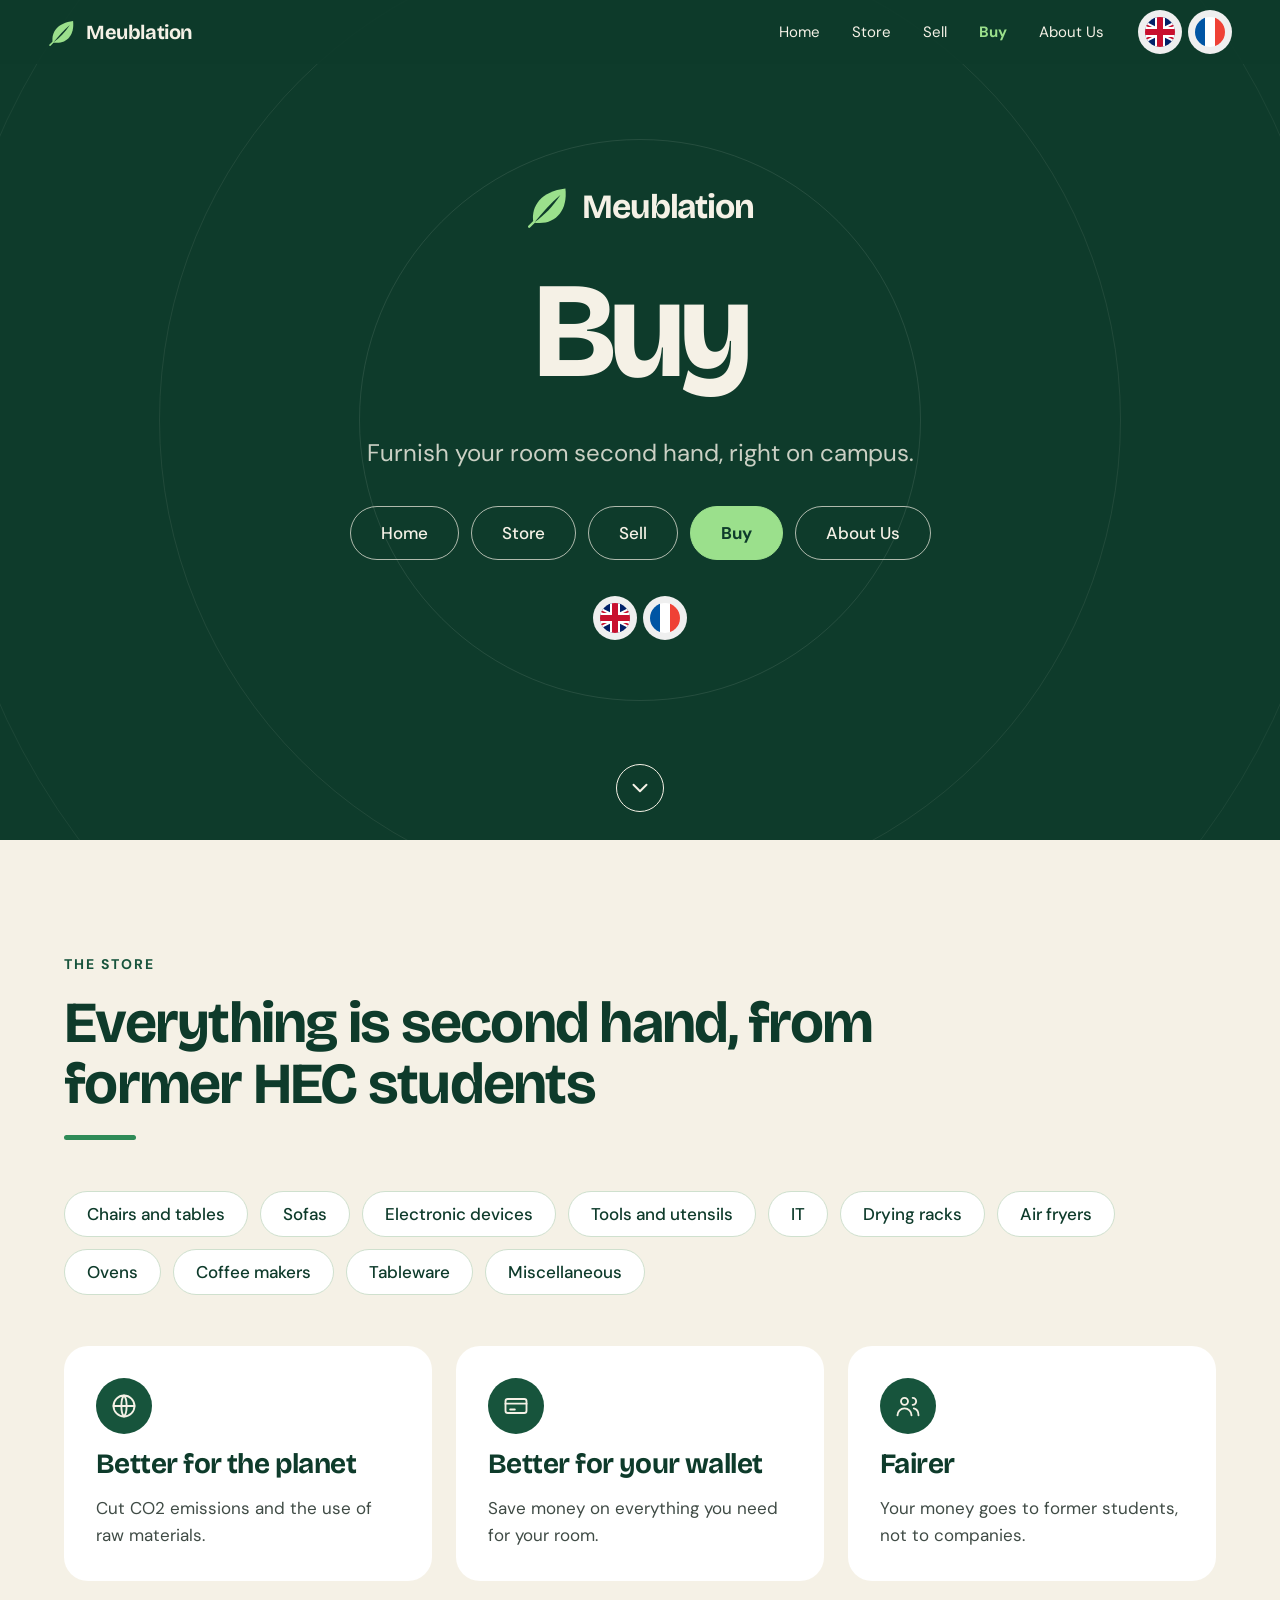
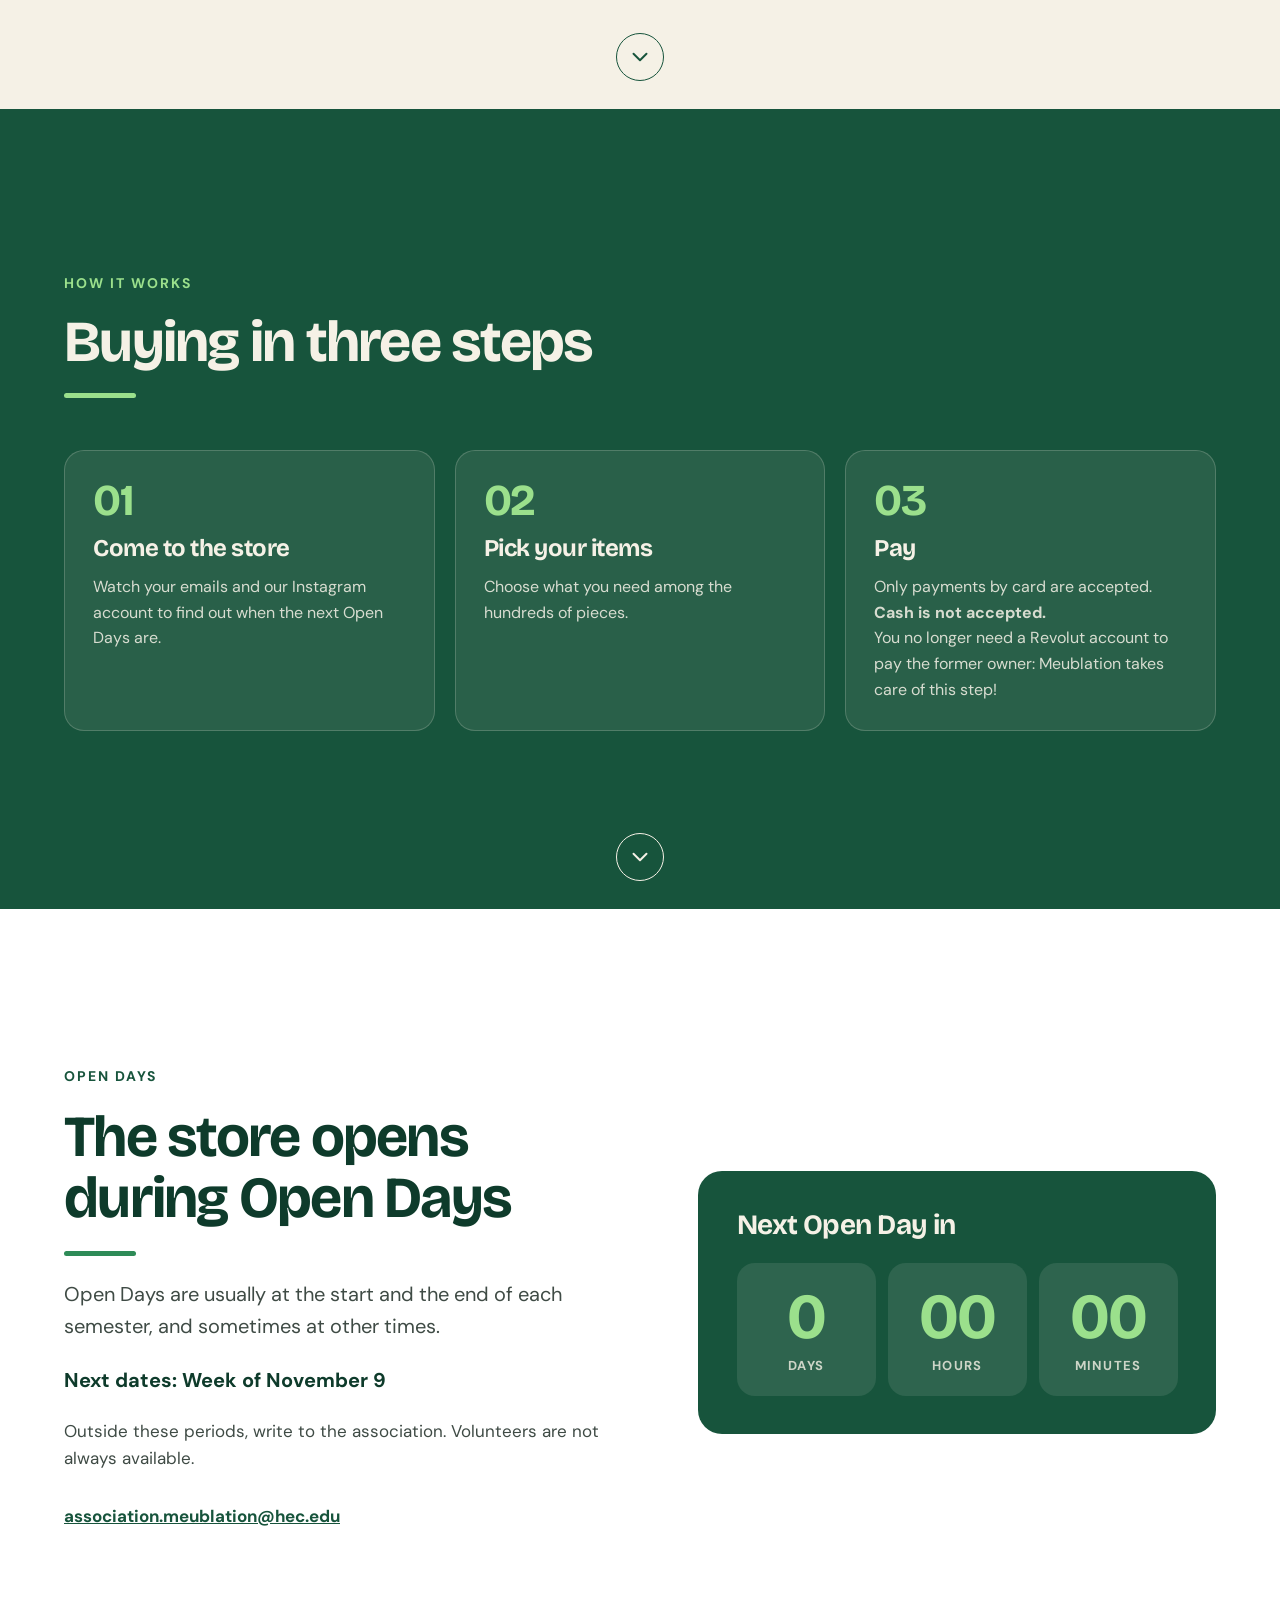
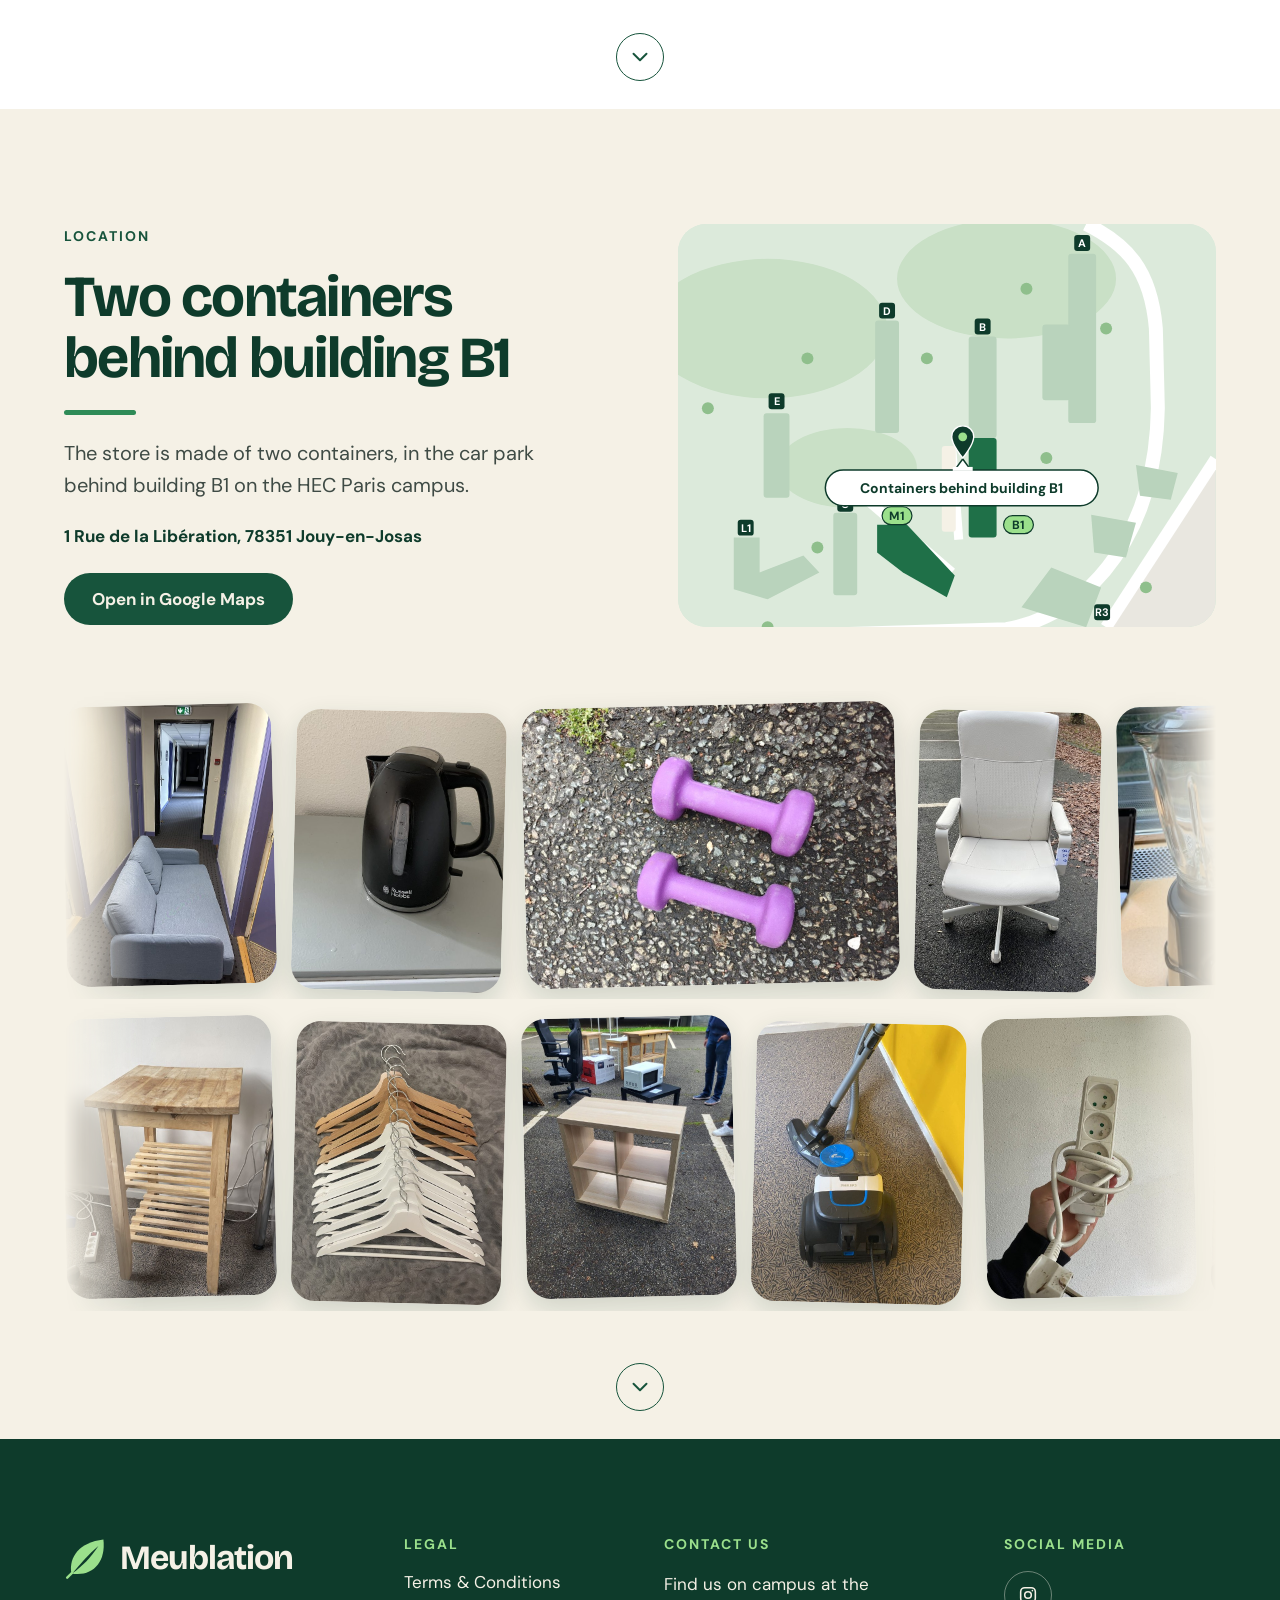
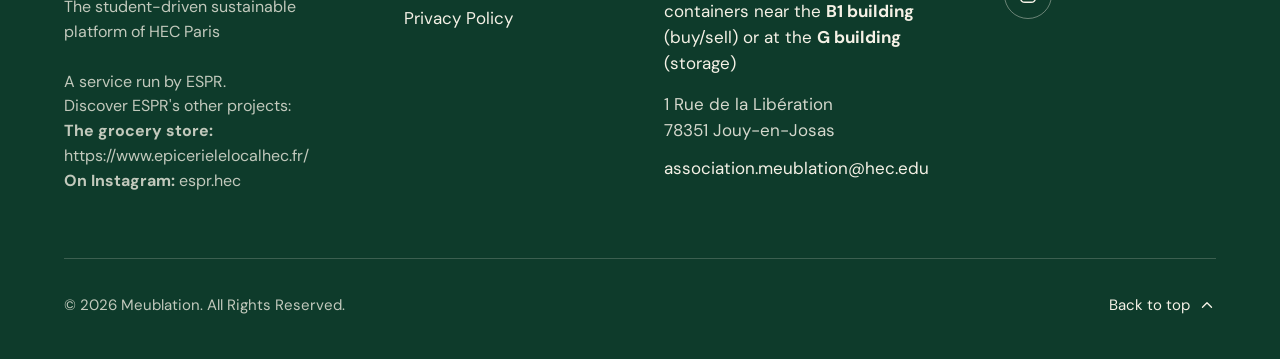
<file: buy.html>
<!doctype html>
<html lang="en">
<head>
<meta charset="utf-8">
<meta name="viewport" content="width=device-width, initial-scale=1">
<script src="js/loader.js?v=20261029b"></script>
<title data-i18n="title-buy">Meublation – Buy</title>
<meta name="description" content="Furnish your room second hand, right on the HEC Paris campus. How to buy and when the store opens." data-i18n-content="meta-desc">
<meta name="theme-color" content="#0E3B2B">
<meta property="og:site_name" content="Meublation">
<meta property="og:type" content="website">
<meta property="og:title" content="Meublation – Buy">
<meta property="og:description" content="Furnish your room second hand, right on the HEC Paris campus. How to buy and when the store opens.">
<link rel="preconnect" href="https://fonts.googleapis.com">
<link rel="stylesheet" media="print" onload="this.media='all'" href="https://fonts.googleapis.com/css2?family=Bricolage+Grotesque:wght@500;700&amp;family=DM+Sans:wght@400;500;700&amp;display=swap">
<noscript><link rel="stylesheet" href="https://fonts.googleapis.com/css2?family=Bricolage+Grotesque:wght@500;700&amp;family=DM+Sans:wght@400;500;700&amp;display=swap"></noscript>
<style>
body { margin: 0; }
html { scroll-behavior: smooth; }
a { color: inherit; text-decoration: none; }
a:focus-visible { outline: 3px solid #2E8B57; outline-offset: 3px; }

.btn { transition: background 0.2s ease, color 0.2s ease, transform 0.2s ease; }
.btn:hover { transform: translateY(-2px); }
.btn-ghost:hover { background: #F5F1E6; color: #0E3B2B; }
.btn-solid:hover { background: #FFFFFF; }
.btn-dark:hover { background: #0E3B2B; }
.hb { display: inline-flex; align-items: center; justify-content: center; min-height: 52px; padding: 0 30px; border-radius: 999px; font-size: 17px; font-weight: 500; border: 1.5px solid rgba(245, 241, 230, 0.7); color: #F5F1E6; }
.hb-on { background: #9BE08C; color: #0E3B2B; border-color: #9BE08C; font-weight: 700; }
.nl { display: inline-flex; align-items: center; min-height: 44px; padding: 0 14px; border-radius: 999px; font-size: 15px; color: #F5F1E6; transition: background 0.2s ease; }
.nl:hover { background: rgba(245, 241, 230, 0.14); }
.nl-on { font-weight: 700; color: #9BE08C; }
.soc { width: 48px; height: 48px; box-sizing: border-box; border-radius: 50%; border: 1.5px solid rgba(245, 241, 230, 0.4); display: flex; align-items: center; justify-content: center; color: #F5F1E6; transition: background 0.2s ease, color 0.2s ease; }
.soc:hover { background: #F5F1E6; color: #0E3B2B; }
.fh { margin: 0 0 4px; font-size: 14px; font-weight: 700; letter-spacing: 0.14em; text-transform: uppercase; color: #9BE08C; }
.fl { font-size: 17px; color: #F5F1E6; }
.fl:hover { text-decoration: underline; }
.card { transition: transform 0.25s ease, box-shadow 0.25s ease; }
.card:hover { transform: translateY(-6px); box-shadow: 0 18px 40px rgba(14, 59, 43, 0.14); }

.sec { position: relative; box-sizing: border-box; min-height: 800px; display: flex; flex-direction: column; justify-content: center; padding: clamp(72px, 9vw, 120px) clamp(20px, 5vw, 64px) clamp(104px, 10vw, 148px); }
.wrap { width: 100%; max-width: 1200px; margin: 0 auto; }
.eyebrow { font-size: 14px; font-weight: 700; letter-spacing: 0.14em; text-transform: uppercase; }
.h2 { margin: 0; font-family: 'Bricolage Grotesque', 'DM Sans', sans-serif; font-weight: 700; font-size: clamp(34px, 4.6vw, 58px); line-height: 1.05; letter-spacing: -0.03em; }
.h3 { margin: 0; font-family: 'Bricolage Grotesque', 'DM Sans', sans-serif; font-weight: 700; font-size: 28px; line-height: 1.15; letter-spacing: -0.02em; }
.bar { width: 72px; height: 5px; border-radius: 3px; }
.txt { margin: 0; font-size: 17px; line-height: 1.6; }
.lead { margin: 0; font-size: clamp(17px, 1.6vw, 20px); line-height: 1.6; }
.cardb { box-sizing: border-box; padding: 32px; border-radius: 24px; display: flex; flex-direction: column; gap: 14px; min-width: 0; }
.ico { flex: none; width: 56px; height: 56px; border-radius: 50%; background: #17543C; color: #F5F1E6; display: flex; align-items: center; justify-content: center; }
.stepc { flex: 1 1 320px; min-width: 0; box-sizing: border-box; padding: 28px; border-radius: 20px; background: rgba(245, 241, 230, 0.08); border: 1px solid rgba(245, 241, 230, 0.2); display: flex; flex-direction: column; gap: 12px; }
.stepn { font-family: 'Bricolage Grotesque', 'DM Sans', sans-serif; font-weight: 700; font-size: 44px; line-height: 1; letter-spacing: -0.03em; color: #9BE08C; }
.pill { display: inline-flex; align-items: center; min-height: 44px; padding: 0 22px; border-radius: 999px; background: #FFFFFF; border: 1px solid #CFE0CE; font-size: 17px; font-weight: 500; color: #0E3B2B; }
.tile { flex: 1 1 240px; min-width: 0; aspect-ratio: 4 / 3; box-sizing: border-box; border-radius: 20px; background: #F5F1E6; display: flex; align-items: center; justify-content: center; color: #2E7D55; }
.cd { flex: 1 1 0; min-width: 0; box-sizing: border-box; padding: 22px 8px; border-radius: 18px; background: rgba(245, 241, 230, 0.1); text-align: center; }
.cdn { font-family: 'Bricolage Grotesque', 'DM Sans', sans-serif; font-weight: 700; font-size: clamp(40px, 6vw, 64px); line-height: 1; letter-spacing: -0.03em; color: #9BE08C; }
.cdl { margin-top: 8px; font-size: 13px; font-weight: 700; letter-spacing: 0.1em; text-transform: uppercase; color: rgba(245, 241, 230, 0.8); }
.next { position: absolute; left: 50%; bottom: 28px; margin-left: -24px; width: 48px; height: 48px; box-sizing: border-box; border-radius: 50%; border: 1.5px solid currentColor; display: flex; align-items: center; justify-content: center; transition: background 0.2s ease, color 0.2s ease; }
.next-dark { color: #17543C; }
.next-dark:hover { background: #17543C; color: #F5F1E6; }
.next-light { color: #F5F1E6; }
.next-light:hover { background: #F5F1E6; color: #0E3B2B; }

@keyframes introIn { from { opacity: 0; transform: translateY(28px); } to { opacity: 1; transform: none; } }
@keyframes rise { from { opacity: 0; transform: translateY(64px); } to { opacity: 1; transform: none; } }
@keyframes pop { from { opacity: 0; transform: translateY(32px) scale(0.92); } to { opacity: 1; transform: none; } }
@keyframes grow { from { transform: scaleX(0); } to { transform: scaleX(1); } }
@keyframes bob { 0%, 100% { transform: translateY(0); } 50% { transform: translateY(6px); } }
@keyframes barin { from { opacity: 0; transform: translateY(-100%); } to { opacity: 1; transform: none; } }

.intro { animation: introIn 0.9s cubic-bezier(0.2, 0.7, 0.2, 1) both; }
.intro-2 { animation-delay: 0.15s; }
.intro-3 { animation-delay: 0.3s; }
.intro-4 { animation-delay: 0.6s; }
.cue { animation: bob 1.8s ease-in-out infinite; }
.rule { transform-origin: left center; }

@supports (animation-timeline: view()) {
  .reveal { animation: rise linear both; animation-timeline: view(); animation-range: entry 0% entry 55%; }
  .pop { animation: pop linear both; animation-timeline: view(); animation-range: entry 0% entry 60%; }
  .rule { animation: grow linear both; animation-timeline: view(); animation-range: entry 10% entry 70%; }
  .d2 { animation-range: entry 8% entry 63%; }
  .d3 { animation-range: entry 16% entry 71%; }
  .d4 { animation-range: entry 24% entry 79%; }
  .d5 { animation-range: entry 30% entry 85%; }
  .topbar { animation: barin linear both; animation-timeline: scroll(root); animation-range: 480px 640px; }
}

@media (prefers-reduced-motion: reduce) {
  html { scroll-behavior: auto; }
  .intro, .reveal, .pop, .rule, .cue, .topbar { animation: none !important; }
}
.langs { display: inline-flex; align-items: center; gap: 6px; flex: none; }
.lang { width: 44px; height: 44px; box-sizing: border-box; padding: 5px; border-radius: 50%; border: 2px solid transparent; display: inline-flex; align-items: center; justify-content: center; transition: border-color 0.2s ease, transform 0.2s ease; }
.lang:hover { transform: scale(1.08); }
.lang-on { border-color: #9BE08C; }
.lang svg { display: block; width: 100%; height: 100%; border-radius: 50%; overflow: hidden; }
.topbar .langs { margin-left: 4px; }
@media (max-width: 640px) { .brand-txt { display: none; } .topbar { gap: 8px; } }
.mq { width: 100%; overflow: hidden; -webkit-mask-image: linear-gradient(90deg, transparent, #000 7%, #000 93%, transparent); mask-image: linear-gradient(90deg, transparent, #000 7%, #000 93%, transparent); padding: 14px 0; }
.mq-t { display: flex; gap: 20px; width: max-content; animation: mq-go 70s linear infinite; }
.mq-t.rev { animation-direction: reverse; animation-duration: 80s; }
.mq:hover .mq-t { animation-play-state: paused; }
.mq-i { flex: none; height: 280px; width: auto; border-radius: 24px; object-fit: cover; box-shadow: 0 10px 26px rgba(14, 59, 43, 0.16); transition: transform 0.35s ease; }
.mq-i:nth-child(odd) { transform: rotate(-1.4deg); } .mq-i:nth-child(even) { transform: rotate(1.4deg) translateY(6px); }
.mq-i:hover { transform: scale(1.05) rotate(0deg); }
@keyframes mq-go { to { transform: translateX(calc(-50% - 10px)); } }
@media (max-width: 640px) { .mq-i { height: 210px; border-radius: 18px; } }
@media (prefers-reduced-motion: reduce) { .mq { overflow-x: auto; } .mq-t { animation: none; } }
.map-fr { display: none !important; }
html[lang="fr"] .map-en { display: none !important; }
html[lang="fr"] .map-fr { display: block !important; }
</style>
</head>
<body>
<div id="top" style="font-family: 'DM Sans', system-ui, sans-serif; color: #14201B; background: #F5F1E6;">
<nav aria-label="Main menu" class="topbar" data-i18n-aria="633292c6" style="position: sticky; top: 0; z-index: 30; height: 64px; margin-bottom: -64px; box-sizing: border-box; display: flex; align-items: center; gap: 16px; padding: 0 clamp(16px, 4vw, 48px); background: rgba(14, 59, 43, 0.94); color: #F5F1E6;">
<a href="index.html" style="display: flex; align-items: center; gap: 10px; flex: none; min-height: 44px; font-family: 'Bricolage Grotesque', 'DM Sans', sans-serif; font-weight: 700; font-size: 20px; letter-spacing: -0.02em; color: #F5F1E6;">
<svg aria-hidden="true" height="28" style="color: #0E3B2B;" viewbox="0 0 48 48" width="28"><path d="M8 42C5 24 17 8 43 5C46 31 30 46 8 42z" fill="#9BE08C"></path><path d="M9.5 41.5C18 31 27 21 37.5 12C29 25 20 34 9.5 41.5z" fill="currentColor"></path><path d="M8.5 41.5L3.5 46.5" fill="none" stroke="#9BE08C" stroke-linecap="round" stroke-width="2.6"></path></svg>
<span class="brand-txt">Meublation</span>
</a>
<div style="display: flex; gap: 4px; margin-left: auto; overflow-x: auto; min-width: 0; white-space: nowrap;">
<a class="nl" data-i18n="70f8bb9a" href="index.html">Home</a>
<a class="nl" data-i18n="0d8a7046" href="store.html">Store</a>
<a class="nl" data-i18n="fa3cf2ad" href="sell.html">Sell</a>
<a class="nl nl-on" data-i18n="7ceca51f" href="buy.html">Buy</a>
<a class="nl" data-i18n="c887b9d3" href="about.html">About Us</a>
</div>
<div aria-label="Language" class="langs" data-i18n-aria="6d40bece" role="group"><button aria-label="English" aria-pressed="true" class="lang" data-lang="en" title="English" type="button"><svg aria-hidden="true" preserveaspectratio="xMidYMid slice" viewbox="0 0 60 30"><rect fill="#012169" height="30" width="60"></rect><path d="M0 0L60 30M60 0L0 30" stroke="#FFFFFF" stroke-width="6"></path><path d="M0 0L60 30M60 0L0 30" stroke="#C8102E" stroke-width="2"></path><path d="M30 0V30M0 15H60" stroke="#FFFFFF" stroke-width="10"></path><path d="M30 0V30M0 15H60" stroke="#C8102E" stroke-width="6"></path></svg></button><button aria-label="Français" aria-pressed="false" class="lang" data-lang="fr" title="Français" type="button"><svg aria-hidden="true" preserveaspectratio="none" viewbox="0 0 3 2"><rect fill="#0055A4" height="2" width="1"></rect><rect fill="#FFFFFF" height="2" width="1" x="1"></rect><rect fill="#EF4135" height="2" width="1" x="2"></rect></svg></button></div>
</nav>
<!-- 1. Header -->
<header style="position: relative; overflow: hidden; min-height: 840px; box-sizing: border-box; display: flex; flex-direction: column; align-items: center; justify-content: center; gap: clamp(24px, 3.5vw, 36px); padding: 104px clamp(20px, 5vw, 64px) 120px; text-align: center; background: #0E3B2B; color: #F5F1E6;">
<div aria-hidden="true" style="position: absolute; left: 50%; top: 50%; width: 560px; height: 560px; border-radius: 50%; border: 1px solid rgba(245, 241, 230, 0.10); transform: translate(-50%, -50%);"></div>
<div aria-hidden="true" style="position: absolute; left: 50%; top: 50%; width: 960px; height: 960px; border-radius: 50%; border: 1px solid rgba(245, 241, 230, 0.08); transform: translate(-50%, -50%);"></div>
<div aria-hidden="true" style="position: absolute; left: 50%; top: 50%; width: 1400px; height: 1400px; border-radius: 50%; border: 1px solid rgba(245, 241, 230, 0.06); transform: translate(-50%, -50%);"></div>
<a class="intro" href="index.html" style="position: relative; display: flex; align-items: center; gap: 12px; min-height: 44px; font-family: 'Bricolage Grotesque', 'DM Sans', sans-serif; font-weight: 700; font-size: 34px; letter-spacing: -0.03em; color: #F5F1E6;">
<svg aria-hidden="true" height="44" style="color: #0E3B2B;" viewbox="0 0 48 48" width="44"><path d="M8 42C5 24 17 8 43 5C46 31 30 46 8 42z" fill="#9BE08C"></path><path d="M9.5 41.5C18 31 27 21 37.5 12C29 25 20 34 9.5 41.5z" fill="currentColor"></path><path d="M8.5 41.5L3.5 46.5" fill="none" stroke="#9BE08C" stroke-linecap="round" stroke-width="2.6"></path></svg>
      Meublation
    </a>
<h1 class="intro intro-2" data-i18n="7ceca51f" style="position: relative; margin: 0; font-family: 'Bricolage Grotesque', 'DM Sans', sans-serif; font-weight: 700; font-size: clamp(64px, 12vw, 136px); line-height: 1; letter-spacing: -0.04em;">Buy</h1>
<p class="intro intro-2" data-i18n="af8532b9" style="position: relative; margin: 0; max-width: 620px; font-size: clamp(18px, 2.2vw, 24px); line-height: 1.4; color: rgba(245, 241, 230, 0.82);">Furnish your room second hand, right on campus.</p>
<nav aria-label="Sections" class="intro intro-3" data-i18n-aria="af4428ac" style="position: relative; display: flex; flex-wrap: wrap; justify-content: center; gap: 12px; max-width: 760px;">
<a class="btn btn-ghost hb" data-i18n="70f8bb9a" href="index.html">Home</a>
<a class="btn btn-ghost hb" data-i18n="0d8a7046" href="store.html">Store</a>
<a class="btn btn-ghost hb" data-i18n="fa3cf2ad" href="sell.html">Sell</a>
<a class="btn btn-solid hb hb-on" data-i18n="7ceca51f" href="buy.html">Buy</a>
<a class="btn btn-ghost hb" data-i18n="c887b9d3" href="about.html">About Us</a>
</nav>
<div class="intro intro-3" style="position: relative;"><div aria-label="Language" class="langs" data-i18n-aria="6d40bece" role="group"><button aria-label="English" aria-pressed="true" class="lang" data-lang="en" title="English" type="button"><svg aria-hidden="true" preserveaspectratio="xMidYMid slice" viewbox="0 0 60 30"><rect fill="#012169" height="30" width="60"></rect><path d="M0 0L60 30M60 0L0 30" stroke="#FFFFFF" stroke-width="6"></path><path d="M0 0L60 30M60 0L0 30" stroke="#C8102E" stroke-width="2"></path><path d="M30 0V30M0 15H60" stroke="#FFFFFF" stroke-width="10"></path><path d="M30 0V30M0 15H60" stroke="#C8102E" stroke-width="6"></path></svg></button><button aria-label="Français" aria-pressed="false" class="lang" data-lang="fr" title="Français" type="button"><svg aria-hidden="true" preserveaspectratio="none" viewbox="0 0 3 2"><rect fill="#0055A4" height="2" width="1"></rect><rect fill="#FFFFFF" height="2" width="1" x="1"></rect><rect fill="#EF4135" height="2" width="1" x="2"></rect></svg></button></div></div>
<a aria-label="Scroll down" class="next next-light intro intro-4" data-i18n-aria="0d504279" href="#what"><svg aria-hidden="true" class="cue" fill="none" height="26" stroke="currentColor" stroke-linecap="round" stroke-linejoin="round" stroke-width="1.8" viewbox="0 0 24 24" width="26"><path d="M6 9l6 6 6-6"></path></svg></a>
</header>
<!-- 2. What you can find -->
<section class="sec" id="what" style="background: #F5F1E6;">
<div class="wrap" style="display: flex; flex-direction: column; gap: clamp(32px, 4vw, 52px);">
<div style="display: flex; flex-direction: column; gap: 20px; max-width: 860px;">
<div class="eyebrow" data-i18n="9d897786" style="color: #17543C;">The store</div>
<h2 class="h2" data-i18n="87b374b7" style="color: #0E3B2B;">Everything is second hand, from former HEC students</h2>
<div class="bar rule" style="background: #2E8B57;"></div>
</div>
<div style="display: flex; flex-wrap: wrap; gap: 12px;">
<span class="pill" data-i18n="7d722b0c">Chairs and tables</span>
<span class="pill" data-i18n="e65935d7">Sofas</span>
<span class="pill" data-i18n="e9d81a36">Electronic devices</span>
<span class="pill" data-i18n="e77a2d9f">Tools and utensils</span>
<span class="pill" data-i18n="5422031a">IT</span>
<span class="pill" data-i18n="df527afb">Drying racks</span>
<span class="pill" data-i18n="f4848243">Air fryers</span>
<span class="pill" data-i18n="9c283fb4">Ovens</span>
<span class="pill" data-i18n="f87c331a">Coffee makers</span>
<span class="pill" data-i18n="c881d1b8">Tableware</span>
<span class="pill" data-i18n="5f2cbd10">Miscellaneous</span>
</div>
<div style="display: flex; flex-wrap: wrap; gap: 24px; align-items: stretch;">
<div class="cardb card pop" style="flex: 1 1 300px; background: #FFFFFF;">
<div class="ico"><svg aria-hidden="true" fill="none" height="28" stroke="currentColor" stroke-linecap="round" stroke-linejoin="round" stroke-width="1.6" viewbox="0 0 24 24" width="28"><circle cx="12" cy="12" r="9"></circle><path d="M3 12h18M12 3c3 3 3 15 0 18M12 3c-3 3-3 15 0 18"></path></svg></div>
<h3 class="h3" data-i18n="993ef1e8" style="color: #0E3B2B;">Better for the planet</h3>
<p class="txt" data-i18n="0c3375c3" style="color: #3F4B45;">Cut CO2 emissions and the use of raw materials.</p>
</div>
<div class="cardb card pop d2" style="flex: 1 1 300px; background: #FFFFFF;">
<div class="ico"><svg aria-hidden="true" fill="none" height="28" stroke="currentColor" stroke-linecap="round" stroke-linejoin="round" stroke-width="1.6" viewbox="0 0 24 24" width="28"><rect height="12" rx="2" width="18" x="3" y="6"></rect><path d="M3 10h18M7 15h4"></path></svg></div>
<h3 class="h3" data-i18n="b2d32dd0" style="color: #0E3B2B;">Better for your wallet</h3>
<p class="txt" data-i18n="d84a910f" style="color: #3F4B45;">Save money on everything you need for your room.</p>
</div>
<div class="cardb card pop d3" style="flex: 1 1 300px; background: #FFFFFF;">
<div class="ico"><svg aria-hidden="true" fill="none" height="28" stroke="currentColor" stroke-linecap="round" stroke-linejoin="round" stroke-width="1.6" viewbox="0 0 24 24" width="28"><circle cx="9" cy="8" r="3"></circle><path d="M3 20c0-3.3 2.7-6 6-6s6 2.7 6 6M16 11a3 3 0 1 0 0-6M17 14c2.5.5 4 2.7 4 6"></path></svg></div>
<h3 class="h3" data-i18n="62b1e669" style="color: #0E3B2B;">Fairer</h3>
<p class="txt" data-i18n="446ec3de" style="color: #3F4B45;">Your money goes to former students, not to companies.</p>
</div>
</div>
</div>
<a aria-label="Next section" class="next next-dark" data-i18n-aria="affb8916" href="#steps"><svg aria-hidden="true" class="cue" fill="none" height="26" stroke="currentColor" stroke-linecap="round" stroke-linejoin="round" stroke-width="1.8" viewbox="0 0 24 24" width="26"><path d="M6 9l6 6 6-6"></path></svg></a>
</section>
<!-- 3. How to buy -->
<section class="sec" id="steps" style="background: #17543C; color: #F5F1E6;">
<div class="wrap" style="display: flex; flex-direction: column; gap: clamp(32px, 4.5vw, 52px);">
<div style="display: flex; flex-direction: column; gap: 20px; max-width: 760px;">
<div class="eyebrow" data-i18n="1dd6a17c" style="color: #9BE08C;">How it works</div>
<h2 class="h2" data-i18n="b59f47f5">Buying in three steps</h2>
<div class="bar rule" style="background: #9BE08C;"></div>
</div>
<div style="display: flex; flex-wrap: wrap; gap: 20px;">
<div class="stepc pop">
<div class="stepn">01</div>
<h3 class="h3" data-i18n="8f3079b5" style="font-size: 24px;">Come to the store</h3>
<p class="txt" data-i18n="9c8bd981" style="font-size: 16px; color: rgba(245, 241, 230, 0.86);">Watch your emails and our Instagram account to find out when the next Open Days are.</p>
</div>
<div class="stepc pop d2">
<div class="stepn">02</div>
<h3 class="h3" data-i18n="79cea90a" style="font-size: 24px;">Pick your items</h3>
<p class="txt" data-i18n="dc5310cf" style="font-size: 16px; color: rgba(245, 241, 230, 0.86);">Choose what you need among the hundreds of pieces.</p>
</div>
<div class="stepc pop d3">
<div class="stepn">03</div>
<h3 class="h3" data-i18n="80c37573" style="font-size: 24px;">Pay</h3>
<p class="txt" data-i18n="ee15735f" style="font-size: 16px; color: rgba(245, 241, 230, 0.86);">Only payments by card are accepted. <strong>Cash is not accepted.</strong><br/>You no longer need a Revolut account to pay the former owner: Meublation takes care of this step!</p>
</div>
</div>
</div>
<a aria-label="Next section" class="next next-light" data-i18n-aria="affb8916" href="#open"><svg aria-hidden="true" class="cue" fill="none" height="26" stroke="currentColor" stroke-linecap="round" stroke-linejoin="round" stroke-width="1.8" viewbox="0 0 24 24" width="26"><path d="M6 9l6 6 6-6"></path></svg></a>
</section>
<!-- 4. Open Days -->
<section class="sec" data-open-day="2026-11-09T00:00:00+01:00" id="open" style="background: #FFFFFF;">
<div class="wrap" style="display: flex; flex-wrap: wrap; align-items: center; gap: clamp(36px, 6vw, 80px);">
<div style="flex: 1 1 420px; min-width: 0; display: flex; flex-direction: column; gap: 22px;">
<div class="eyebrow" style="color: #17543C;">Open Days</div>
<h2 class="h2" data-i18n="1e525ba6" style="color: #0E3B2B;">The store opens during Open Days</h2>
<div class="bar rule" style="background: #2E8B57;"></div>
<p class="lead" data-i18n="37125f20" style="color: #3F4B45;">Open Days are usually at the start and the end of each semester, and sometimes at other times.</p>
<p class="lead" data-i18n-skip="1" style="color: #0E3B2B; font-weight: 700;"><span data-i18n="od-next">Next dates:</span> <span data-fr="semaine du 9 novembre" data-od="text">Week of November 9</span></p>
<p class="txt" data-i18n="b8f96fd2" style="color: #3F4B45;">Outside these periods, write to the association. Volunteers are not always available.</p>
<div style="display: flex; flex-wrap: wrap; align-items: center; gap: 12px 20px;">
<a href="mailto:association.meublation@hec.edu" style="display: inline-flex; align-items: center; min-height: 44px; font-size: 17px; font-weight: 700; color: #17543C; text-decoration: underline;">association.meublation@hec.edu</a>
</div>
</div>
<div class="cardb pop d2" style="flex: 1 1 380px; background: #17543C; color: #F5F1E6; gap: 22px; padding: clamp(24px, 3vw, 40px);">
<h3 class="h3" data-i18n="a237a764">Next Open Day in</h3>
<div style="display: flex; gap: 12px;">
<div class="cd"><div class="cdn" data-cd="days">--</div><div class="cdl" data-i18n="f6bb0f46">Days</div></div>
<div class="cd"><div class="cdn" data-cd="hours">--</div><div class="cdl" data-i18n="9e25a34e">Hours</div></div>
<div class="cd"><div class="cdn" data-cd="minutes">--</div><div class="cdl">Minutes</div></div>
</div>
</div>
</div>
<a aria-label="Next section" class="next next-dark" data-i18n-aria="affb8916" href="#where"><svg aria-hidden="true" class="cue" fill="none" height="26" stroke="currentColor" stroke-linecap="round" stroke-linejoin="round" stroke-width="1.8" viewbox="0 0 24 24" width="26"><path d="M6 9l6 6 6-6"></path></svg></a>
</section>
<!-- 5. Where -->
<section class="sec" id="where" style="background: #F5F1E6;">
<div class="wrap" style="display: flex; flex-wrap: wrap; align-items: center; gap: clamp(36px, 6vw, 80px);">
<div style="flex: 1 1 380px; min-width: 0; display: flex; flex-direction: column; gap: 22px;">
<div class="eyebrow" data-i18n="d219c681" style="color: #17543C;">Location</div>
<h2 class="h2" data-i18n="ba42a783" style="color: #0E3B2B;">Two containers behind building B1</h2>
<div class="bar rule" style="background: #2E8B57;"></div>
<p class="lead" data-i18n="79d9e49e" style="color: #3F4B45;">The store is made of two containers, in the car park behind building B1 on the HEC Paris campus.</p>
<p class="txt" style="color: #0E3B2B; font-weight: 700;">1 Rue de la Libération, 78351 Jouy-en-Josas</p>
<a class="btn btn-dark" data-i18n="5ebdd4c2" href="https://www.google.com/maps/search/?api=1&amp;query=48.757995,2.170840" style="align-self: flex-start; display: inline-flex; align-items: center; min-height: 52px; padding: 0 28px; border-radius: 999px; background: #17543C; color: #F5F1E6; font-size: 17px; font-weight: 700;">Open in Google Maps</a>
</div>
<div class="pop d2" style="flex: 1 1 380px; min-width: 0; min-height: 360px; aspect-ratio: 4 / 3; box-sizing: border-box; position: relative; border-radius: 28px; overflow: hidden; background-color: #DCEADB;">
<svg aria-label="Stylised map of the HEC campus: the containers are between the south end of building B (B1) and building M1" class="map-en" preserveaspectratio="xMidYMid slice" role="img" style="position: absolute; left: 0; top: 0; width: 100%; height: 100%; display: block;" viewbox="470 195 540 405">
<rect fill="#DCEADB" height="405" width="540" x="470" y="195"></rect>
<ellipse cx="560" cy="300" fill="#C9E0C6" rx="120" ry="70"></ellipse><ellipse cx="800" cy="250" fill="#C9E0C6" rx="110" ry="60"></ellipse><ellipse cx="640" cy="440" fill="#C9E0C6" rx="70" ry="40"></ellipse>
<polygon fill="#E9E7E0" points="1010,431 1010,600 900,600"></polygon><path d="M1010 431 L900 600" fill="none" stroke="#FFFFFF" stroke-width="12"></path>
<path d="M470 612 L800 602 C890 585 950 500 952 380 L950 300 C945 240 920 215 880 195" fill="none" stroke="#FFFFFF" stroke-linejoin="round" stroke-width="14"></path>
<path d="M640 455 L745 545" fill="none" stroke="#FFFFFF" stroke-width="10"></path><path d="M745 420 L752 512" fill="none" stroke="#FFFFFF" stroke-width="9"></path>
<rect fill="#F5F1E6" height="86" rx="3" width="14" x="735" y="418"></rect>
<rect fill="#B9D3BC" height="170" rx="3" width="28" x="862" y="225"></rect><rect fill="#B9D3BC" height="76" rx="3" width="28" x="836" y="296"></rect>
<rect fill="#B9D3BC" height="102" rx="3" width="28" x="762" y="308"></rect>
<rect fill="#B9D3BC" height="113" rx="3" width="24" x="668" y="292"></rect>
<rect fill="#B9D3BC" height="85" rx="3" width="26" x="556" y="385"></rect>
<rect fill="#B9D3BC" height="83" rx="3" width="24" x="626" y="485"></rect>
<polygon fill="#B9D3BC" points="526,510 552,510 552,545 596,528 612,545 560,572 526,562"></polygon>
<polygon fill="#B9D3BC" points="845,540 895,560 880,600 815,580"></polygon><polygon fill="#B9D3BC" points="885,487 930,495 920,530 888,525"></polygon><polygon fill="#B9D3BC" points="930,437 972,445 965,472 934,468"></polygon>
<rect fill="#1F7048" height="100" rx="3" width="28" x="762" y="410"></rect>
<polygon fill="#1F7048" points="670,497 700,497 748,548 740,570 696,545 670,525"></polygon>
<circle cx="600" cy="330" fill="#8FBF8C" r="6"></circle><circle cx="720" cy="330" fill="#8FBF8C" r="6"></circle><circle cx="820" cy="260" fill="#8FBF8C" r="6"></circle><circle cx="700" cy="450" fill="#8FBF8C" r="6"></circle><circle cx="840" cy="430" fill="#8FBF8C" r="6"></circle><circle cx="560" cy="600" fill="#8FBF8C" r="6"></circle><circle cx="940" cy="560" fill="#8FBF8C" r="6"></circle><circle cx="500" cy="380" fill="#8FBF8C" r="6"></circle><circle cx="900" cy="300" fill="#8FBF8C" r="6"></circle><circle cx="610" cy="520" fill="#8FBF8C" r="6"></circle>
<rect fill="#0E3B2B" height="16" rx="3" width="16" x="868" y="206"></rect><text fill="#FFFFFF" font-family="DM Sans, sans-serif" font-size="11" font-weight="700" text-anchor="middle" x="876" y="218">A</text>
<rect fill="#0E3B2B" height="16" rx="3" width="16" x="768" y="290"></rect><text fill="#FFFFFF" font-family="DM Sans, sans-serif" font-size="11" font-weight="700" text-anchor="middle" x="776" y="302">B</text>
<rect fill="#0E3B2B" height="16" rx="3" width="16" x="672" y="274"></rect><text fill="#FFFFFF" font-family="DM Sans, sans-serif" font-size="11" font-weight="700" text-anchor="middle" x="680" y="286">D</text>
<rect fill="#0E3B2B" height="16" rx="3" width="16" x="561" y="365"></rect><text fill="#FFFFFF" font-family="DM Sans, sans-serif" font-size="11" font-weight="700" text-anchor="middle" x="569" y="377">E</text>
<rect fill="#0E3B2B" height="16" rx="3" width="16" x="630" y="468"></rect><text fill="#FFFFFF" font-family="DM Sans, sans-serif" font-size="11" font-weight="700" text-anchor="middle" x="638" y="480">C</text>
<rect fill="#0E3B2B" height="16" rx="3" width="16" x="530" y="492"></rect><text fill="#FFFFFF" font-family="DM Sans, sans-serif" font-size="11" font-weight="700" text-anchor="middle" x="538" y="504">L1</text>
<rect fill="#0E3B2B" height="16" rx="3" width="16" x="888" y="577"></rect><text fill="#FFFFFF" font-family="DM Sans, sans-serif" font-size="11" font-weight="700" text-anchor="middle" x="896" y="589">R3</text>
<rect fill="#9BE08C" height="18" rx="9" stroke="#0E3B2B" stroke-width="1.2" width="30" x="797.0" y="488"></rect><text fill="#0E3B2B" font-family="DM Sans, sans-serif" font-size="12" font-weight="700" text-anchor="middle" x="812" y="501.5">B1</text>
<rect fill="#9BE08C" height="18" rx="9" stroke="#0E3B2B" stroke-width="1.2" width="30" x="675.0" y="479"></rect><text fill="#0E3B2B" font-family="DM Sans, sans-serif" font-size="12" font-weight="700" text-anchor="middle" x="690" y="492.5">M1</text>
<rect fill="#FFFFFF" height="36" rx="18" stroke="#0E3B2B" stroke-width="1.5" width="274" x="618" y="442"></rect>
<path d="M748 442 L756 431 L764 442 Z" fill="#FFFFFF" stroke="#0E3B2B" stroke-linejoin="round" stroke-width="1.5"></path><rect fill="#FFFFFF" height="4" width="20" x="746" y="439"></rect>
<text fill="#0E3B2B" font-family="DM Sans, sans-serif" font-size="14" font-weight="700" text-anchor="middle" x="755" y="465">Containers behind building B1</text>
<g transform="translate(735.6 393.5) scale(1.7)"><path d="M12 2.5c-3.6 0-6.5 2.8-6.5 6.4 0 4.8 6.5 12.6 6.5 12.6s6.5-7.8 6.5-12.6c0-3.6-2.9-6.4-6.5-6.4z" fill="#0E3B2B" stroke="#FFFFFF" stroke-linejoin="round" stroke-width="0.8"></path><circle cx="12" cy="9" fill="#9BE08C" r="2.6"></circle></g>
</svg><svg aria-label="Carte stylisée du campus de HEC : les containers sont entre la partie sud du bâtiment B (B1) et le bâtiment M1" class="map-fr" preserveaspectratio="xMidYMid slice" role="img" style="position: absolute; left: 0; top: 0; width: 100%; height: 100%; display: block;" viewbox="470 195 540 405">
<rect fill="#DCEADB" height="405" width="540" x="470" y="195"></rect>
<ellipse cx="560" cy="300" fill="#C9E0C6" rx="120" ry="70"></ellipse><ellipse cx="800" cy="250" fill="#C9E0C6" rx="110" ry="60"></ellipse><ellipse cx="640" cy="440" fill="#C9E0C6" rx="70" ry="40"></ellipse>
<polygon fill="#E9E7E0" points="1010,431 1010,600 900,600"></polygon><path d="M1010 431 L900 600" fill="none" stroke="#FFFFFF" stroke-width="12"></path>
<path d="M470 612 L800 602 C890 585 950 500 952 380 L950 300 C945 240 920 215 880 195" fill="none" stroke="#FFFFFF" stroke-linejoin="round" stroke-width="14"></path>
<path d="M640 455 L745 545" fill="none" stroke="#FFFFFF" stroke-width="10"></path><path d="M745 420 L752 512" fill="none" stroke="#FFFFFF" stroke-width="9"></path>
<rect fill="#F5F1E6" height="86" rx="3" width="14" x="735" y="418"></rect>
<rect fill="#B9D3BC" height="170" rx="3" width="28" x="862" y="225"></rect><rect fill="#B9D3BC" height="76" rx="3" width="28" x="836" y="296"></rect>
<rect fill="#B9D3BC" height="102" rx="3" width="28" x="762" y="308"></rect>
<rect fill="#B9D3BC" height="113" rx="3" width="24" x="668" y="292"></rect>
<rect fill="#B9D3BC" height="85" rx="3" width="26" x="556" y="385"></rect>
<rect fill="#B9D3BC" height="83" rx="3" width="24" x="626" y="485"></rect>
<polygon fill="#B9D3BC" points="526,510 552,510 552,545 596,528 612,545 560,572 526,562"></polygon>
<polygon fill="#B9D3BC" points="845,540 895,560 880,600 815,580"></polygon><polygon fill="#B9D3BC" points="885,487 930,495 920,530 888,525"></polygon><polygon fill="#B9D3BC" points="930,437 972,445 965,472 934,468"></polygon>
<rect fill="#1F7048" height="100" rx="3" width="28" x="762" y="410"></rect>
<polygon fill="#1F7048" points="670,497 700,497 748,548 740,570 696,545 670,525"></polygon>
<circle cx="600" cy="330" fill="#8FBF8C" r="6"></circle><circle cx="720" cy="330" fill="#8FBF8C" r="6"></circle><circle cx="820" cy="260" fill="#8FBF8C" r="6"></circle><circle cx="700" cy="450" fill="#8FBF8C" r="6"></circle><circle cx="840" cy="430" fill="#8FBF8C" r="6"></circle><circle cx="560" cy="600" fill="#8FBF8C" r="6"></circle><circle cx="940" cy="560" fill="#8FBF8C" r="6"></circle><circle cx="500" cy="380" fill="#8FBF8C" r="6"></circle><circle cx="900" cy="300" fill="#8FBF8C" r="6"></circle><circle cx="610" cy="520" fill="#8FBF8C" r="6"></circle>
<rect fill="#0E3B2B" height="16" rx="3" width="16" x="868" y="206"></rect><text fill="#FFFFFF" font-family="DM Sans, sans-serif" font-size="11" font-weight="700" text-anchor="middle" x="876" y="218">A</text>
<rect fill="#0E3B2B" height="16" rx="3" width="16" x="768" y="290"></rect><text fill="#FFFFFF" font-family="DM Sans, sans-serif" font-size="11" font-weight="700" text-anchor="middle" x="776" y="302">B</text>
<rect fill="#0E3B2B" height="16" rx="3" width="16" x="672" y="274"></rect><text fill="#FFFFFF" font-family="DM Sans, sans-serif" font-size="11" font-weight="700" text-anchor="middle" x="680" y="286">D</text>
<rect fill="#0E3B2B" height="16" rx="3" width="16" x="561" y="365"></rect><text fill="#FFFFFF" font-family="DM Sans, sans-serif" font-size="11" font-weight="700" text-anchor="middle" x="569" y="377">E</text>
<rect fill="#0E3B2B" height="16" rx="3" width="16" x="630" y="468"></rect><text fill="#FFFFFF" font-family="DM Sans, sans-serif" font-size="11" font-weight="700" text-anchor="middle" x="638" y="480">C</text>
<rect fill="#0E3B2B" height="16" rx="3" width="16" x="530" y="492"></rect><text fill="#FFFFFF" font-family="DM Sans, sans-serif" font-size="11" font-weight="700" text-anchor="middle" x="538" y="504">L1</text>
<rect fill="#0E3B2B" height="16" rx="3" width="16" x="888" y="577"></rect><text fill="#FFFFFF" font-family="DM Sans, sans-serif" font-size="11" font-weight="700" text-anchor="middle" x="896" y="589">R3</text>
<rect fill="#9BE08C" height="18" rx="9" stroke="#0E3B2B" stroke-width="1.2" width="30" x="797.0" y="488"></rect><text fill="#0E3B2B" font-family="DM Sans, sans-serif" font-size="12" font-weight="700" text-anchor="middle" x="812" y="501.5">B1</text>
<rect fill="#9BE08C" height="18" rx="9" stroke="#0E3B2B" stroke-width="1.2" width="30" x="675.0" y="479"></rect><text fill="#0E3B2B" font-family="DM Sans, sans-serif" font-size="12" font-weight="700" text-anchor="middle" x="690" y="492.5">M1</text>
<rect fill="#FFFFFF" height="36" rx="18" stroke="#0E3B2B" stroke-width="1.5" width="274" x="568" y="442"></rect>
<path d="M722 442 L731 431 L741 442 Z" fill="#FFFFFF" stroke="#0E3B2B" stroke-linejoin="round" stroke-width="1.5"></path><rect fill="#FFFFFF" height="4" width="20" x="721.5" y="439"></rect>
<text fill="#0E3B2B" font-family="DM Sans, sans-serif" font-size="14" font-weight="700" text-anchor="middle" x="705" y="465">Containers derrière le bâtiment B1</text>
<g transform="translate(710 391) scale(1.7)"><path d="M12 2.5c-3.6 0-6.5 2.8-6.5 6.4 0 4.8 6.5 12.6 6.5 12.6s6.5-7.8 6.5-12.6c0-3.6-2.9-6.4-6.5-6.4z" fill="#0E3B2B" stroke="#FFFFFF" stroke-linejoin="round" stroke-width="0.8"></path><circle cx="12" cy="9" fill="#9BE08C" r="2.6"></circle></g>
</svg>
</div>
</div>
<div style="margin-top: clamp(36px, 5vw, 64px); width: 100%;"><div style="width: 100%; display: flex; flex-direction: column; gap: 4px;"><div class="mq"><div class="mq-t"><img alt="Grey sofa" class="mq-i" data-i18n-alt="fdf90dc8" decoding="async" loading="lazy" src="assets/img/buy-sofa.jpg"/><img alt="Black kettle" class="mq-i" data-i18n-alt="c63fdefa" decoding="async" loading="lazy" src="assets/img/buy-kettle.jpg"/><img alt="Two purple dumbbells" class="mq-i" data-i18n-alt="325dde9a" decoding="async" loading="lazy" src="assets/img/buy-dumbbells.jpg"/><img alt="White office chair" class="mq-i" data-i18n-alt="d08ad981" decoding="async" loading="lazy" src="assets/img/buy-office-chair.jpg"/><img alt="Blender" class="mq-i" decoding="async" loading="lazy" src="assets/img/buy-blender.jpg"/><img alt="Striped laundry basket" class="mq-i" data-i18n-alt="80dfaa70" decoding="async" loading="lazy" src="assets/img/buy-laundry-basket.jpg"/><img alt="Electric hotplate" class="mq-i" data-i18n-alt="b6a62214" decoding="async" loading="lazy" src="assets/img/buy-hotplate.jpg"/><img alt="" aria-hidden="true" class="mq-i" decoding="async" loading="lazy" src="assets/img/buy-sofa.jpg"/><img alt="" aria-hidden="true" class="mq-i" decoding="async" loading="lazy" src="assets/img/buy-kettle.jpg"/><img alt="" aria-hidden="true" class="mq-i" decoding="async" loading="lazy" src="assets/img/buy-dumbbells.jpg"/><img alt="" aria-hidden="true" class="mq-i" decoding="async" loading="lazy" src="assets/img/buy-office-chair.jpg"/><img alt="" aria-hidden="true" class="mq-i" decoding="async" loading="lazy" src="assets/img/buy-blender.jpg"/><img alt="" aria-hidden="true" class="mq-i" decoding="async" loading="lazy" src="assets/img/buy-laundry-basket.jpg"/><img alt="" aria-hidden="true" class="mq-i" decoding="async" loading="lazy" src="assets/img/buy-hotplate.jpg"/></div></div><div class="mq"><div class="mq-t rev"><img alt="Wooden kitchen trolley" class="mq-i" data-i18n-alt="91af3877" decoding="async" loading="lazy" src="assets/img/buy-kitchen-trolley.jpg"/><img alt="Wooden coat hangers" class="mq-i" data-i18n-alt="5a35115b" decoding="async" loading="lazy" src="assets/img/buy-coat-hangers.jpg"/><img alt="Cube shelf" class="mq-i" data-i18n-alt="82c4a177" decoding="async" loading="lazy" src="assets/img/buy-cube-shelf.jpg"/><img alt="Vacuum cleaner" class="mq-i" data-i18n-alt="7592a6aa" decoding="async" loading="lazy" src="assets/img/buy-vacuum-cleaner.jpg"/><img alt="Power strip" class="mq-i" data-i18n-alt="d87a9ae9" decoding="async" loading="lazy" src="assets/img/buy-power-strip.jpg"/><img alt="Clothes drying rack" class="mq-i" data-i18n-alt="beaba473" decoding="async" loading="lazy" src="assets/img/buy-drying-rack.jpg"/><img alt="" aria-hidden="true" class="mq-i" decoding="async" loading="lazy" src="assets/img/buy-kitchen-trolley.jpg"/><img alt="" aria-hidden="true" class="mq-i" decoding="async" loading="lazy" src="assets/img/buy-coat-hangers.jpg"/><img alt="" aria-hidden="true" class="mq-i" decoding="async" loading="lazy" src="assets/img/buy-cube-shelf.jpg"/><img alt="" aria-hidden="true" class="mq-i" decoding="async" loading="lazy" src="assets/img/buy-vacuum-cleaner.jpg"/><img alt="" aria-hidden="true" class="mq-i" decoding="async" loading="lazy" src="assets/img/buy-power-strip.jpg"/><img alt="" aria-hidden="true" class="mq-i" decoding="async" loading="lazy" src="assets/img/buy-drying-rack.jpg"/></div></div></div></div>
<a aria-label="Next section" class="next next-dark" data-i18n-aria="affb8916" href="#contact"><svg aria-hidden="true" class="cue" fill="none" height="26" stroke="currentColor" stroke-linecap="round" stroke-linejoin="round" stroke-width="1.8" viewbox="0 0 24 24" width="26"><path d="M6 9l6 6 6-6"></path></svg></a>
</section>
<!-- 7. Footer -->
<footer id="contact" style="min-height: 520px; box-sizing: border-box; display: flex; flex-direction: column; justify-content: space-between; gap: 56px; padding: clamp(64px, 8vw, 96px) clamp(20px, 5vw, 64px) 32px; background: #0E3B2B; color: #F5F1E6;">
<div class="wrap" style="display: flex; flex-wrap: wrap; gap: 48px;">
<div style="flex: 1 1 280px; min-width: 0; display: flex; flex-direction: column; gap: 16px;">
<div style="display: flex; align-items: center; gap: 12px; font-family: 'Bricolage Grotesque', 'DM Sans', sans-serif; font-weight: 700; font-size: 34px; letter-spacing: -0.03em;">
<svg aria-hidden="true" height="44" style="color: #0E3B2B;" viewbox="0 0 48 48" width="44"><path d="M8 42C5 24 17 8 43 5C46 31 30 46 8 42z" fill="#9BE08C"></path><path d="M9.5 41.5C18 31 27 21 37.5 12C29 25 20 34 9.5 41.5z" fill="currentColor"></path><path d="M8.5 41.5L3.5 46.5" fill="none" stroke="#9BE08C" stroke-linecap="round" stroke-width="2.6"></path></svg>
          Meublation
        </div>
<p data-i18n="54d88ef2" style="margin: 0; max-width: 300px; font-size: 16px; line-height: 1.55; color: rgba(245, 241, 230, 0.78);">The student-driven sustainable platform of HEC Paris<br/><br/>A service run by ESPR.<br/>Discover ESPR's other projects:<br/><b>The grocery store:</b> https://www.epicerielelocalhec.fr/<br/><b>On Instagram:</b> espr.hec</p>
</div>
<div style="flex: 1 1 200px; min-width: 0; display: flex; flex-direction: column; gap: 14px;">
<h3 class="fh" data-i18n="902c91d9">Legal</h3>
<a class="fl" data-i18n="d35f2b98" href="terms.html">Terms &amp; Conditions</a>
<a class="fl" data-i18n="9db108ba" href="privacy.html">Privacy Policy</a>
</div>
<div style="flex: 1 1 280px; min-width: 0; display: flex; flex-direction: column; gap: 14px;">
<h3 class="fh" data-i18n="9ad0ccff">Contact Us</h3>
<p data-i18n="bc536bba" style="margin: 0; font-size: 17px; line-height: 1.55; color: #F5F1E6;">Find us on campus at the containers near the <strong>B1 building</strong> (buy/sell) or at the <b>G building</b> (storage)</p>
<p style="margin: 0; font-size: 17px; line-height: 1.55; color: rgba(245, 241, 230, 0.86);">1 Rue de la Libération<br/>78351 Jouy-en-Josas</p>
<a class="fl" href="mailto:association.meublation@hec.edu">association.meublation@hec.edu</a>
</div>
<div style="flex: 1 1 200px; min-width: 0; display: flex; flex-direction: column; gap: 14px;">
<h3 class="fh" data-i18n="7e89cf43">Social media</h3>
<div style="display: flex; gap: 12px;">
<a aria-label="Instagram" class="soc" href="https://www.instagram.com/meublation/"><svg aria-hidden="true" fill="none" height="22" stroke="currentColor" stroke-linecap="round" stroke-linejoin="round" stroke-width="1.7" viewbox="0 0 24 24" width="22"><rect height="16" rx="4.5" width="16" x="4" y="4"></rect><circle cx="12" cy="12" r="3.6"></circle><path d="M16.8 7.2v.1"></path></svg></a>
</div>
</div>
</div>
<div class="wrap" style="box-sizing: border-box; padding-top: 24px; border-top: 1px solid rgba(245, 241, 230, 0.2); display: flex; flex-wrap: wrap; align-items: center; justify-content: space-between; gap: 12px;">
<div data-i18n="ce3abfdf" style="font-size: 15px; color: rgba(245, 241, 230, 0.78);">© 2026 Meublation. All Rights Reserved.</div>
<a class="fl" data-i18n="5ca71faa" href="#top" style="display: inline-flex; align-items: center; gap: 8px; min-height: 44px; font-size: 15px;">
        Back to top
        <svg aria-hidden="true" fill="none" height="18" stroke="currentColor" stroke-linecap="round" stroke-linejoin="round" stroke-width="1.8" viewbox="0 0 24 24" width="18"><path d="M6 15l6-6 6 6"></path></svg>
</a>
</div>
</footer>
</div>
<script>
/* French translations. "id": "French text". The id is the value of data-i18n in the HTML. */
window.MEUBLATION_FR = {
  "70f8bb9a": "Accueil",
  "0d8a7046": "Stockage",
  "fa3cf2ad": "Vendre",
  "7ceca51f": "Acheter",
  "c887b9d3": "Qui sommes-nous",
  "af8532b9": "Meublez votre chambre d'occasion, directement sur le campus.",
  "9d897786": "Le magasin",
  "87b374b7": "Tout est d'occasion, vendu par d'anciens étudiants de HEC",
  "7d722b0c": "Chaises et tables",
  "e65935d7": "Canapés",
  "e9d81a36": "Appareils électroniques",
  "e77a2d9f": "Outils et ustensiles",
  "5422031a": "Informatique",
  "df527afb": "Etendoirs<br/>",
  "f4848243": "Airfryers",
  "9c283fb4": "Fours",
  "f87c331a": "Cafetières",
  "c881d1b8": "Vaisselle",
  "5f2cbd10": "Divers",
  "993ef1e8": "Mieux pour la planète",
  "0c3375c3": "Moins d'émissions de CO2 et moins de matières premières utilisées.",
  "b2d32dd0": "Mieux pour votre portefeuille",
  "d84a910f": "Économisez sur tout ce dont vous avez besoin pour votre chambre.",
  "62b1e669": "Plus juste",
  "446ec3de": "Votre argent va à d'anciens étudiants, pas à des entreprises.",
  "1dd6a17c": "Comment ça marche",
  "b59f47f5": "Acheter en trois étapes",
  "8f3079b5": "Venir au magasin",
  "9c8bd981": "Suivez vos e-mails et notre compte Instagram pour savoir quand auront lieu les prochains Open Days.",
  "79cea90a": "Choisir vos objets",
  "dc5310cf": "Choisissez ce dont vous avez besoin parmi les centaines de pièces.",
  "80c37573": "Payer",
  "ee15735f": "Seuls les paiements par carte sont acceptés. <strong>Les paiements en espèces ne sont pas acceptés.<\/strong><br/>Vous n'avez plus besoin d'un compte Revolut pour payer l'ancien propriétaire : Meublation prend cette étape en charge !",
  "1e525ba6": "Le magasin ouvre pendant les \"Open Days\"",
  "37125f20": "Les Open Days ont généralement lieu au début et à la fin de chaque semestre, et parfois à d'autres moments.",
  "8158d772": "Prochaines dates : la semaine du 9 novembre (les détails arrivent)",
  "b8f96fd2": "En dehors de ces périodes, écrivez à l'association. Les bénévoles ne sont pas toujours disponibles.",
  "a237a764": "Prochain Open Day dans",
  "f6bb0f46": "Jours",
  "9e25a34e": "Heures",
  "d219c681": "Lieu",
  "ba42a783": "Deux containers derrière le bâtiment B1",
  "79d9e49e": "Le magasin est composé de deux containers, sur le parking derrière le bâtiment B1 du campus de HEC Paris.",
  "5ebdd4c2": "Ouvrir dans Google Maps",
  "54d88ef2": "La plateforme étudiante et durable de HEC Paris<br/><br/>Un service proposé par ESPR.<br/>Découvrir les autres projets d'ESPR :<br/><b>L'épicerie:<\/b> https://www.epicerielelocalhec.fr/<br/><b>Sur instagram:<\/b> espr.hec",
  "902c91d9": "Mentions légales",
  "d35f2b98": "Conditions générales",
  "9db108ba": "Politique de confidentialité",
  "9ad0ccff": "Nous contacter",
  "bc536bba": "Retrouvez-nous sur le campus, aux containers près du <strong>bâtiment B1<\/strong> (achat/vente) ou au <b>bâtiment G<\/b> (stockage)",
  "7e89cf43": "Réseaux sociaux",
  "ce3abfdf": "© 2026 Meublation. Tous droits réservés.",
  "5ca71faa": "Retour en haut <svg aria-hidden=\"true\" fill=\"none\" height=\"18\" stroke=\"currentColor\" stroke-linecap=\"round\" stroke-linejoin=\"round\" stroke-width=\"1.8\" viewbox=\"0 0 24 24\" width=\"18\"><path d=\"M6 15l6-6 6 6\"><\/path><\/svg>",
  "633292c6": "Menu principal",
  "6d40bece": "Langue",
  "af4428ac": "Rubriques",
  "0d504279": "Faire défiler vers le bas",
  "affb8916": "Section suivante",
  "fdf90dc8": "Canapé gris",
  "c63fdefa": "Bouilloire noire",
  "325dde9a": "Deux haltères violets",
  "d08ad981": "Fauteuil de bureau blanc",
  "80dfaa70": "Panier à linge rayé",
  "b6a62214": "Plaque de cuisson électrique",
  "91af3877": "Desserte en bois",
  "5a35115b": "Cintres en bois",
  "82c4a177": "Étagère à cubes",
  "7592a6aa": "Aspirateur",
  "d87a9ae9": "Multiprise",
  "beaba473": "Étendoir à linge",
  "od-next": "Prochaines dates :",
  "title-buy": "Meublation – Acheter",
  "meta-desc": "Meublez votre chambre d'occasion, directement sur le campus de HEC Paris. Comment acheter et quand le magasin ouvre."
};
</script>
<script defer src="js/site.js?v=20261029b"></script>
<script defer src="js/opendays.js?v=20261029b"></script>
</body>
</html>
</file>
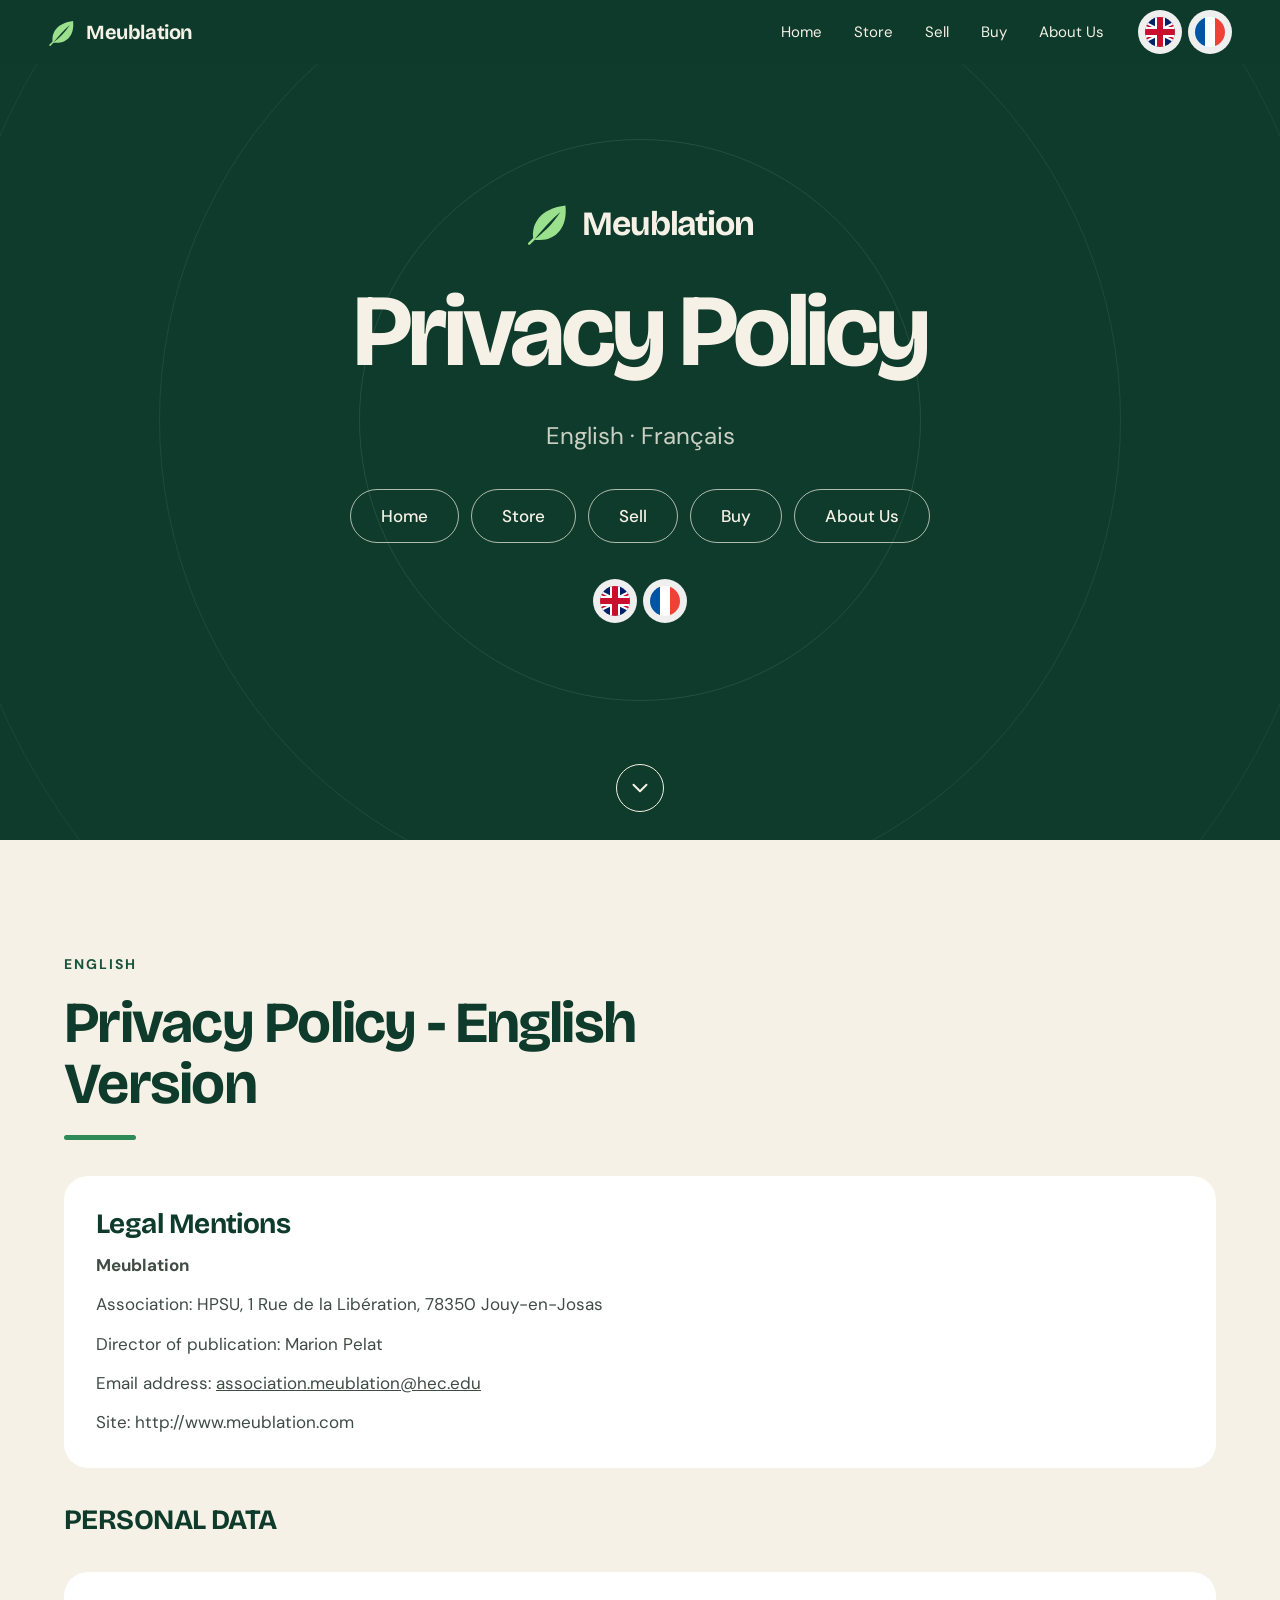
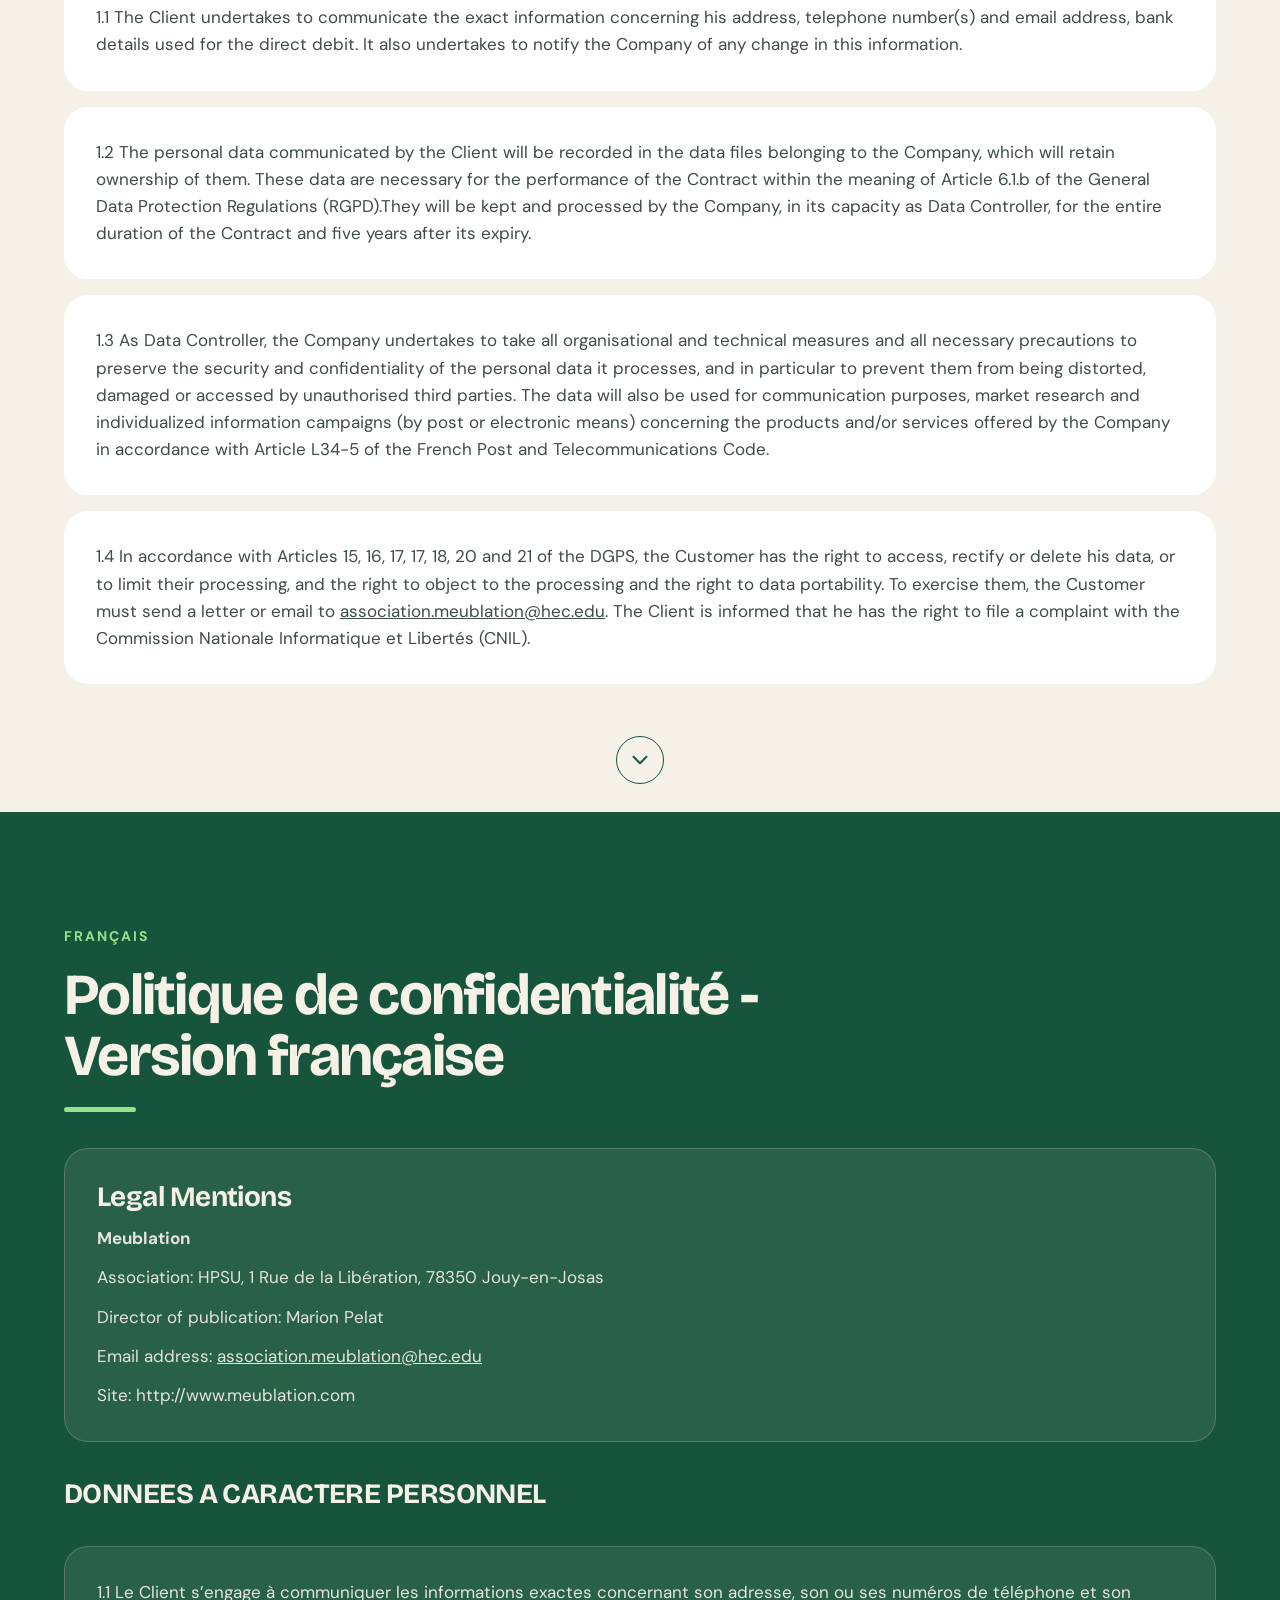
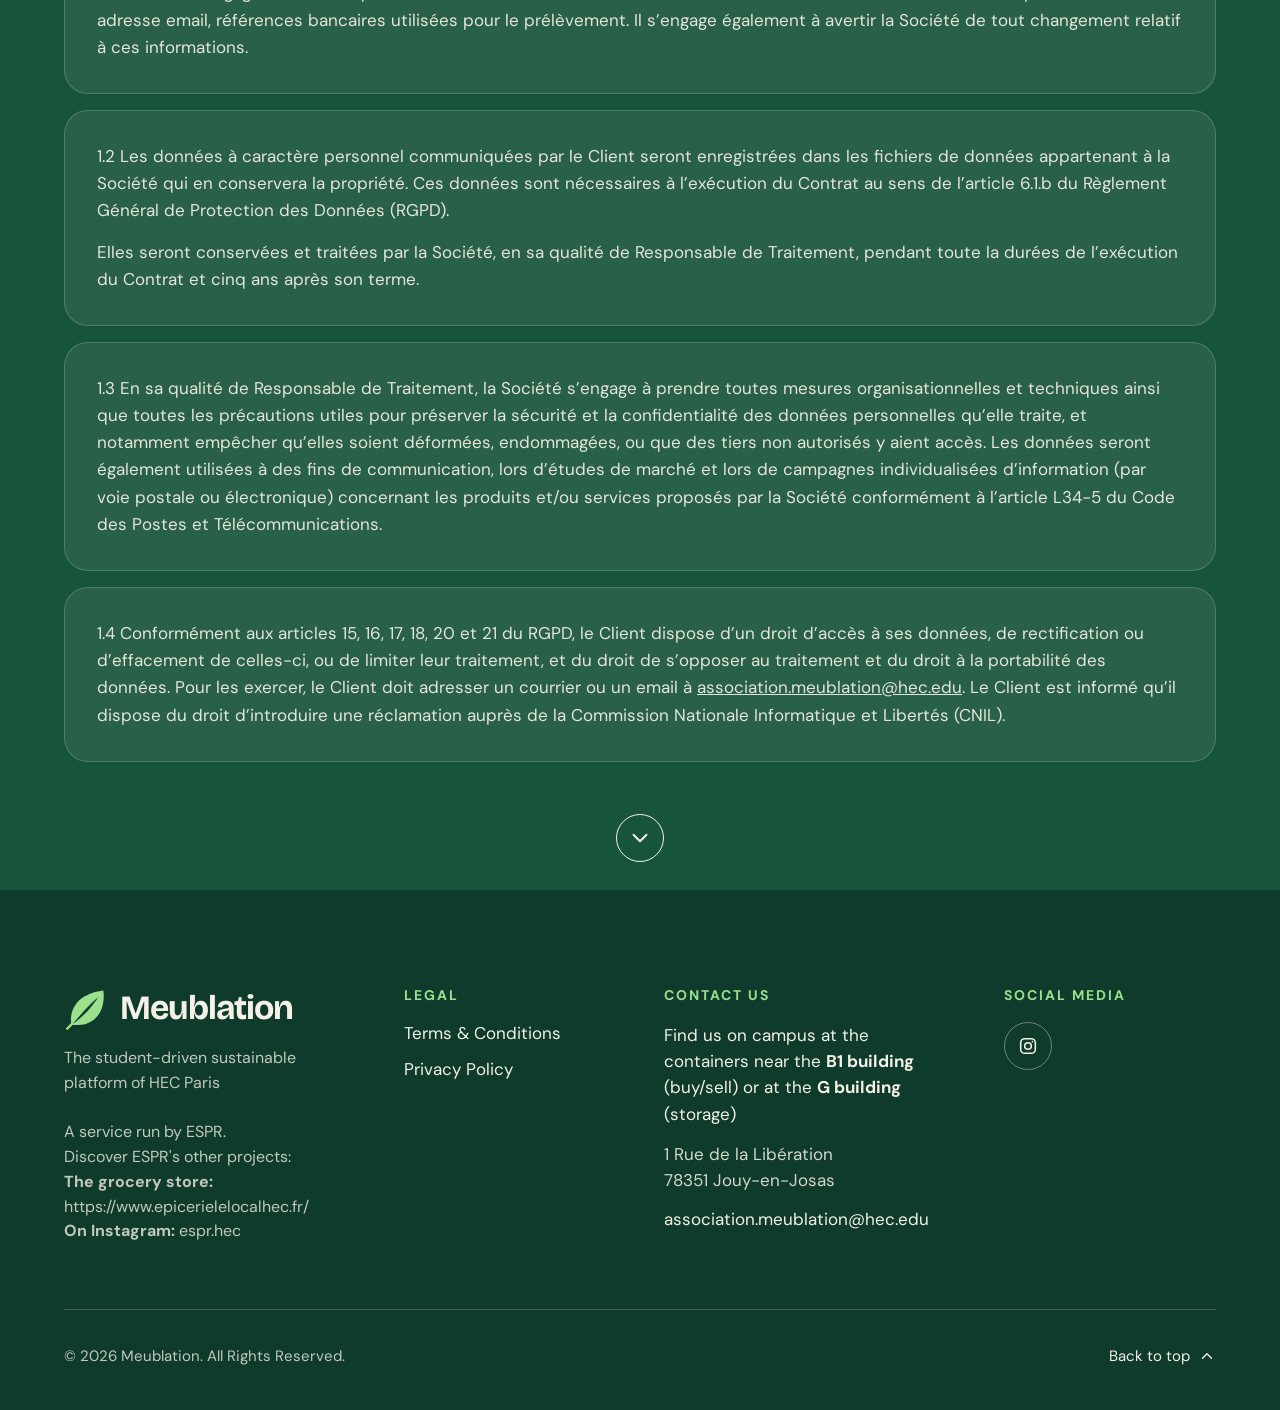
<file: privacy.html>
<!doctype html>
<html lang="en">
<head>
<meta charset="utf-8">
<meta name="viewport" content="width=device-width, initial-scale=1">
<script src="js/loader.js?v=20261029b"></script>
<title data-i18n="title-privacy">Meublation – Privacy Policy</title>
<meta name="description" content="Meublation privacy policy, in English and French." data-i18n-content="meta-desc">
<meta name="theme-color" content="#0E3B2B">
<meta property="og:site_name" content="Meublation">
<meta property="og:type" content="website">
<meta property="og:title" content="Meublation – Privacy Policy">
<meta property="og:description" content="Meublation privacy policy, in English and French.">
<link rel="preconnect" href="https://fonts.googleapis.com">
<link rel="stylesheet" media="print" onload="this.media='all'" href="https://fonts.googleapis.com/css2?family=Bricolage+Grotesque:wght@500;700&amp;family=DM+Sans:wght@400;500;700&amp;display=swap">
<noscript><link rel="stylesheet" href="https://fonts.googleapis.com/css2?family=Bricolage+Grotesque:wght@500;700&amp;family=DM+Sans:wght@400;500;700&amp;display=swap"></noscript>
<style>
body { margin: 0; }
html { scroll-behavior: smooth; }
a { color: inherit; text-decoration: none; }
a:focus-visible { outline: 3px solid #2E8B57; outline-offset: 3px; }

.btn { transition: background 0.2s ease, color 0.2s ease, transform 0.2s ease; }
.btn:hover { transform: translateY(-2px); }
.btn-ghost:hover { background: #F5F1E6; color: #0E3B2B; }
.btn-solid:hover { background: #FFFFFF; }
.btn-dark:hover { background: #0E3B2B; }
.hb { display: inline-flex; align-items: center; justify-content: center; min-height: 52px; padding: 0 30px; border-radius: 999px; font-size: 17px; font-weight: 500; border: 1.5px solid rgba(245, 241, 230, 0.7); color: #F5F1E6; }
.hb-on { background: #9BE08C; color: #0E3B2B; border-color: #9BE08C; font-weight: 700; }
.nl { display: inline-flex; align-items: center; min-height: 44px; padding: 0 14px; border-radius: 999px; font-size: 15px; color: #F5F1E6; transition: background 0.2s ease; }
.nl:hover { background: rgba(245, 241, 230, 0.14); }
.nl-on { font-weight: 700; color: #9BE08C; }
.soc { width: 48px; height: 48px; box-sizing: border-box; border-radius: 50%; border: 1.5px solid rgba(245, 241, 230, 0.4); display: flex; align-items: center; justify-content: center; color: #F5F1E6; transition: background 0.2s ease, color 0.2s ease; }
.soc:hover { background: #F5F1E6; color: #0E3B2B; }
.fh { margin: 0 0 4px; font-size: 14px; font-weight: 700; letter-spacing: 0.14em; text-transform: uppercase; color: #9BE08C; }
.fl { font-size: 17px; color: #F5F1E6; }
.fl:hover { text-decoration: underline; }
.card { transition: transform 0.25s ease, box-shadow 0.25s ease; }
.card:hover { transform: translateY(-6px); box-shadow: 0 18px 40px rgba(14, 59, 43, 0.14); }

.sec { position: relative; box-sizing: border-box; min-height: 800px; display: flex; flex-direction: column; justify-content: center; padding: clamp(72px, 9vw, 120px) clamp(20px, 5vw, 64px) clamp(104px, 10vw, 148px); }
.wrap { width: 100%; max-width: 1200px; margin: 0 auto; }
.eyebrow { font-size: 14px; font-weight: 700; letter-spacing: 0.14em; text-transform: uppercase; }
.h2 { margin: 0; font-family: 'Bricolage Grotesque', 'DM Sans', sans-serif; font-weight: 700; font-size: clamp(34px, 4.6vw, 58px); line-height: 1.05; letter-spacing: -0.03em; }
.h3 { margin: 0; font-family: 'Bricolage Grotesque', 'DM Sans', sans-serif; font-weight: 700; font-size: 28px; line-height: 1.15; letter-spacing: -0.02em; }
.bar { width: 72px; height: 5px; border-radius: 3px; }
.txt { margin: 0; font-size: 17px; line-height: 1.6; }
.lead { margin: 0; font-size: clamp(17px, 1.6vw, 20px); line-height: 1.6; }
.cardb { box-sizing: border-box; padding: 32px; border-radius: 24px; display: flex; flex-direction: column; gap: 14px; min-width: 0; }
.ico { flex: none; width: 56px; height: 56px; border-radius: 50%; background: #17543C; color: #F5F1E6; display: flex; align-items: center; justify-content: center; }
.stepc { flex: 1 1 320px; min-width: 0; box-sizing: border-box; padding: 28px; border-radius: 20px; background: rgba(245, 241, 230, 0.08); border: 1px solid rgba(245, 241, 230, 0.2); display: flex; flex-direction: column; gap: 12px; }
.stepn { font-family: 'Bricolage Grotesque', 'DM Sans', sans-serif; font-weight: 700; font-size: 44px; line-height: 1; letter-spacing: -0.03em; color: #9BE08C; }
.tile { flex: 1 1 240px; min-width: 0; aspect-ratio: 4 / 3; box-sizing: border-box; border-radius: 20px; background: #E3EDDF; display: flex; align-items: center; justify-content: center; color: #2E7D55; }
.next { position: absolute; left: 50%; bottom: 28px; margin-left: -24px; width: 48px; height: 48px; box-sizing: border-box; border-radius: 50%; border: 1.5px solid currentColor; display: flex; align-items: center; justify-content: center; transition: background 0.2s ease, color 0.2s ease; }
.next-dark { color: #17543C; }
.next-dark:hover { background: #17543C; color: #F5F1E6; }
.next-light { color: #F5F1E6; }
.next-light:hover { background: #F5F1E6; color: #0E3B2B; }

@keyframes introIn { from { opacity: 0; transform: translateY(28px); } to { opacity: 1; transform: none; } }
@keyframes rise { from { opacity: 0; transform: translateY(64px); } to { opacity: 1; transform: none; } }
@keyframes pop { from { opacity: 0; transform: translateY(32px) scale(0.92); } to { opacity: 1; transform: none; } }
@keyframes grow { from { transform: scaleX(0); } to { transform: scaleX(1); } }
@keyframes bob { 0%, 100% { transform: translateY(0); } 50% { transform: translateY(6px); } }
@keyframes barin { from { opacity: 0; transform: translateY(-100%); } to { opacity: 1; transform: none; } }

.intro { animation: introIn 0.9s cubic-bezier(0.2, 0.7, 0.2, 1) both; }
.intro-2 { animation-delay: 0.15s; }
.intro-3 { animation-delay: 0.3s; }
.intro-4 { animation-delay: 0.6s; }
.cue { animation: bob 1.8s ease-in-out infinite; }
.rule { transform-origin: left center; }

@supports (animation-timeline: view()) {
  .reveal { animation: rise linear both; animation-timeline: view(); animation-range: entry 0% entry 55%; }
  .pop { animation: pop linear both; animation-timeline: view(); animation-range: entry 0% entry 60%; }
  .rule { animation: grow linear both; animation-timeline: view(); animation-range: entry 10% entry 70%; }
  .d2 { animation-range: entry 8% entry 63%; }
  .d3 { animation-range: entry 16% entry 71%; }
  .d4 { animation-range: entry 24% entry 79%; }
  .d5 { animation-range: entry 30% entry 85%; }
  .topbar { animation: barin linear both; animation-timeline: scroll(root); animation-range: 480px 640px; }
}

@media (prefers-reduced-motion: reduce) {
  html { scroll-behavior: auto; }
  .intro, .reveal, .pop, .rule, .cue, .topbar { animation: none !important; }
}
.langs { display: inline-flex; align-items: center; gap: 6px; flex: none; }
.lang { width: 44px; height: 44px; box-sizing: border-box; padding: 5px; border-radius: 50%; border: 2px solid transparent; display: inline-flex; align-items: center; justify-content: center; transition: border-color 0.2s ease, transform 0.2s ease; }
.lang:hover { transform: scale(1.08); }
.lang-on { border-color: #9BE08C; }
.lang svg { display: block; width: 100%; height: 100%; border-radius: 50%; overflow: hidden; }
.topbar .langs { margin-left: 4px; }
@media (max-width: 640px) { .brand-txt { display: none; } .topbar { gap: 8px; } }
</style>
</head>
<body>
<div id="top" style="font-family: 'DM Sans', system-ui, sans-serif; color: #14201B; background: #F5F1E6;">
<nav aria-label="Main menu" class="topbar" data-i18n-aria="633292c6" style="position: sticky; top: 0; z-index: 30; height: 64px; margin-bottom: -64px; box-sizing: border-box; display: flex; align-items: center; gap: 16px; padding: 0 clamp(16px, 4vw, 48px); background: rgba(14, 59, 43, 0.94); color: #F5F1E6;">
<a href="index.html" style="display: flex; align-items: center; gap: 10px; flex: none; min-height: 44px; font-family: 'Bricolage Grotesque', 'DM Sans', sans-serif; font-weight: 700; font-size: 20px; letter-spacing: -0.02em; color: #F5F1E6;">
<svg aria-hidden="true" height="28" style="color: #0E3B2B;" viewbox="0 0 48 48" width="28"><path d="M8 42C5 24 17 8 43 5C46 31 30 46 8 42z" fill="#9BE08C"></path><path d="M9.5 41.5C18 31 27 21 37.5 12C29 25 20 34 9.5 41.5z" fill="currentColor"></path><path d="M8.5 41.5L3.5 46.5" fill="none" stroke="#9BE08C" stroke-linecap="round" stroke-width="2.6"></path></svg>
<span class="brand-txt">Meublation</span>
</a>
<div style="display: flex; gap: 4px; margin-left: auto; overflow-x: auto; min-width: 0; white-space: nowrap;">
<a class="nl" data-i18n="70f8bb9a" href="index.html">Home</a>
<a class="nl" data-i18n="0d8a7046" href="store.html">Store</a>
<a class="nl" data-i18n="fa3cf2ad" href="sell.html">Sell</a>
<a class="nl" data-i18n="7ceca51f" href="buy.html">Buy</a>
<a class="nl" data-i18n="c887b9d3" href="about.html">About Us</a>
</div>
<div aria-label="Language" class="langs" data-i18n-aria="6d40bece" role="group"><button aria-label="English" aria-pressed="true" class="lang" data-lang="en" title="English" type="button"><svg aria-hidden="true" preserveaspectratio="xMidYMid slice" viewbox="0 0 60 30"><rect fill="#012169" height="30" width="60"></rect><path d="M0 0L60 30M60 0L0 30" stroke="#FFFFFF" stroke-width="6"></path><path d="M0 0L60 30M60 0L0 30" stroke="#C8102E" stroke-width="2"></path><path d="M30 0V30M0 15H60" stroke="#FFFFFF" stroke-width="10"></path><path d="M30 0V30M0 15H60" stroke="#C8102E" stroke-width="6"></path></svg></button><button aria-label="Français" aria-pressed="false" class="lang" data-lang="fr" title="Français" type="button"><svg aria-hidden="true" preserveaspectratio="none" viewbox="0 0 3 2"><rect fill="#0055A4" height="2" width="1"></rect><rect fill="#FFFFFF" height="2" width="1" x="1"></rect><rect fill="#EF4135" height="2" width="1" x="2"></rect></svg></button></div>
</nav>
<!-- 1. Header -->
<header style="position: relative; overflow: hidden; min-height: 840px; box-sizing: border-box; display: flex; flex-direction: column; align-items: center; justify-content: center; gap: clamp(24px, 3.5vw, 36px); padding: 104px clamp(20px, 5vw, 64px) 120px; text-align: center; background: #0E3B2B; color: #F5F1E6;">
<div aria-hidden="true" style="position: absolute; left: 50%; top: 50%; width: 560px; height: 560px; border-radius: 50%; border: 1px solid rgba(245, 241, 230, 0.10); transform: translate(-50%, -50%);"></div>
<div aria-hidden="true" style="position: absolute; left: 50%; top: 50%; width: 960px; height: 960px; border-radius: 50%; border: 1px solid rgba(245, 241, 230, 0.08); transform: translate(-50%, -50%);"></div>
<div aria-hidden="true" style="position: absolute; left: 50%; top: 50%; width: 1400px; height: 1400px; border-radius: 50%; border: 1px solid rgba(245, 241, 230, 0.06); transform: translate(-50%, -50%);"></div>
<a class="intro" href="index.html" style="position: relative; display: flex; align-items: center; gap: 12px; min-height: 44px; font-family: 'Bricolage Grotesque', 'DM Sans', sans-serif; font-weight: 700; font-size: 34px; letter-spacing: -0.03em; color: #F5F1E6;">
<svg aria-hidden="true" height="44" style="color: #0E3B2B;" viewbox="0 0 48 48" width="44"><path d="M8 42C5 24 17 8 43 5C46 31 30 46 8 42z" fill="#9BE08C"></path><path d="M9.5 41.5C18 31 27 21 37.5 12C29 25 20 34 9.5 41.5z" fill="currentColor"></path><path d="M8.5 41.5L3.5 46.5" fill="none" stroke="#9BE08C" stroke-linecap="round" stroke-width="2.6"></path></svg>
      Meublation
    </a>
<h1 class="intro intro-2" data-i18n="9db108ba" style="position: relative; margin: 0; font-family: 'Bricolage Grotesque', 'DM Sans', sans-serif; font-weight: 700; font-size: clamp(44px, 8vw, 104px); line-height: 1; letter-spacing: -0.04em;">Privacy Policy</h1>
<p class="intro intro-2" style="position: relative; margin: 0; max-width: 620px; font-size: clamp(18px, 2.2vw, 24px); line-height: 1.4; color: rgba(245, 241, 230, 0.82);">English · Français</p>
<nav aria-label="Sections" class="intro intro-3" data-i18n-aria="af4428ac" style="position: relative; display: flex; flex-wrap: wrap; justify-content: center; gap: 12px; max-width: 760px;">
<a class="btn btn-ghost hb" data-i18n="70f8bb9a" href="index.html">Home</a>
<a class="btn btn-ghost hb" data-i18n="0d8a7046" href="store.html">Store</a>
<a class="btn btn-ghost hb" data-i18n="fa3cf2ad" href="sell.html">Sell</a>
<a class="btn btn-ghost hb" data-i18n="7ceca51f" href="buy.html">Buy</a>
<a class="btn btn-ghost hb" data-i18n="c887b9d3" href="about.html">About Us</a>
</nav>
<div class="intro intro-3" style="position: relative;"><div aria-label="Language" class="langs" data-i18n-aria="6d40bece" role="group"><button aria-label="English" aria-pressed="true" class="lang" data-lang="en" title="English" type="button"><svg aria-hidden="true" preserveaspectratio="xMidYMid slice" viewbox="0 0 60 30"><rect fill="#012169" height="30" width="60"></rect><path d="M0 0L60 30M60 0L0 30" stroke="#FFFFFF" stroke-width="6"></path><path d="M0 0L60 30M60 0L0 30" stroke="#C8102E" stroke-width="2"></path><path d="M30 0V30M0 15H60" stroke="#FFFFFF" stroke-width="10"></path><path d="M30 0V30M0 15H60" stroke="#C8102E" stroke-width="6"></path></svg></button><button aria-label="Français" aria-pressed="false" class="lang" data-lang="fr" title="Français" type="button"><svg aria-hidden="true" preserveaspectratio="none" viewbox="0 0 3 2"><rect fill="#0055A4" height="2" width="1"></rect><rect fill="#FFFFFF" height="2" width="1" x="1"></rect><rect fill="#EF4135" height="2" width="1" x="2"></rect></svg></button></div></div>
<a aria-label="Scroll down" class="next next-light intro intro-4" data-i18n-aria="0d504279" href="#english"><svg aria-hidden="true" class="cue" fill="none" height="26" stroke="currentColor" stroke-linecap="round" stroke-linejoin="round" stroke-width="1.8" viewbox="0 0 24 24" width="26"><path d="M6 9l6 6 6-6"></path></svg></a>
</header>
<section class="sec" id="english" style="background: #F5F1E6;">
<div class="wrap" style="display: flex; flex-direction: column; gap: clamp(24px, 3vw, 36px);">
<div style="display: flex; flex-direction: column; gap: 20px; max-width: 760px;">
<div class="eyebrow" style="color: #17543C;">English</div>
<h2 class="h2" style="color: #0E3B2B;">Privacy Policy - English Version</h2>
<div class="bar rule" style="background: #2E8B57;"></div>
</div>
<div class="cardb pop" style="background: #FFFFFF; gap: 12px;">
<h3 class="h3" style="color: #0E3B2B;">Legal Mentions</h3>
<p class="txt" style="color: #3F4B45; font-weight: 700;">Meublation</p>
<p class="txt" style="color: #3F4B45;">Association: HPSU, 1 Rue de la Libération, 78350 Jouy-en-Josas</p>
<p class="txt" style="color: #3F4B45;">Director of publication: Marion Pelat</p>
<p class="txt" style="color: #3F4B45;">Email address: <a href="mailto:association.meublation@hec.edu" style="color: inherit; text-decoration: underline;">association.meublation@hec.edu</a></p>
<p class="txt" style="color: #3F4B45;">Site: http://www.meublation.com</p>
</div>
<h3 class="h3" style="color: #0E3B2B;">PERSONAL DATA</h3>
<div style="display: flex; flex-direction: column; gap: 16px;">
<div class="cardb pop" style="background: #FFFFFF; gap: 14px;">
<p class="txt" style="color: #3F4B45;">1.1 The Client undertakes to communicate the exact information concerning his address, telephone number(s) and email address, bank details used for the direct debit. It also undertakes to notify the Company of any change in this information.</p>
</div>
<div class="cardb pop" style="background: #FFFFFF; gap: 14px;">
<p class="txt" style="color: #3F4B45;">1.2 The personal data communicated by the Client will be recorded in the data files belonging to the Company, which will retain ownership of them. These data are necessary for the performance of the Contract within the meaning of Article 6.1.b of the General Data Protection Regulations (RGPD).They will be kept and processed by the Company, in its capacity as Data Controller, for the entire duration of the Contract and five years after its expiry.</p>
</div>
<div class="cardb pop" style="background: #FFFFFF; gap: 14px;">
<p class="txt" style="color: #3F4B45;">1.3 As Data Controller, the Company undertakes to take all organisational and technical measures and all necessary precautions to preserve the security and confidentiality of the personal data it processes, and in particular to prevent them from being distorted, damaged or accessed by unauthorised third parties. The data will also be used for communication purposes, market research and individualized information campaigns (by post or electronic means) concerning the products and/or services offered by the Company in accordance with Article L34-5 of the French Post and Telecommunications Code.</p>
</div>
<div class="cardb pop" style="background: #FFFFFF; gap: 14px;">
<p class="txt" style="color: #3F4B45;">1.4 In accordance with Articles 15, 16, 17, 17, 18, 20 and 21 of the DGPS, the Customer has the right to access, rectify or delete his data, or to limit their processing, and the right to object to the processing and the right to data portability. To exercise them, the Customer must send a letter or email to <a href="mailto:association.meublation@hec.edu" style="color: inherit; text-decoration: underline;">association.meublation@hec.edu</a>. The Client is informed that he has the right to file a complaint with the Commission Nationale Informatique et Libertés (CNIL).</p>
</div>
</div>
</div>
<a aria-label="Next section" class="next next-dark" href="#francais"><svg aria-hidden="true" class="cue" fill="none" height="26" stroke="currentColor" stroke-linecap="round" stroke-linejoin="round" stroke-width="1.8" viewbox="0 0 24 24" width="26"><path d="M6 9l6 6 6-6"></path></svg></a>
</section>
<section class="sec" id="francais" style="background: #17543C; color: #F5F1E6;">
<div class="wrap" style="display: flex; flex-direction: column; gap: clamp(24px, 3vw, 36px);">
<div style="display: flex; flex-direction: column; gap: 20px; max-width: 760px;">
<div class="eyebrow" style="color: #9BE08C;">Français</div>
<h2 class="h2">Politique de confidentialité - Version française</h2>
<div class="bar rule" style="background: #9BE08C;"></div>
</div>
<div class="cardb pop" style="background: rgba(245, 241, 230, 0.08); border: 1px solid rgba(245, 241, 230, 0.2); gap: 12px;">
<h3 class="h3" style="color: #F5F1E6;">Legal Mentions</h3>
<p class="txt" style="color: rgba(245, 241, 230, 0.92); font-weight: 700;">Meublation</p>
<p class="txt" style="color: rgba(245, 241, 230, 0.92);">Association: HPSU, 1 Rue de la Libération, 78350 Jouy-en-Josas</p>
<p class="txt" style="color: rgba(245, 241, 230, 0.92);">Director of publication: Marion Pelat</p>
<p class="txt" style="color: rgba(245, 241, 230, 0.92);">Email address: <a href="mailto:association.meublation@hec.edu" style="color: inherit; text-decoration: underline;">association.meublation@hec.edu</a></p>
<p class="txt" style="color: rgba(245, 241, 230, 0.92);">Site: http://www.meublation.com</p>
</div>
<h3 class="h3" style="color: #F5F1E6;">DONNEES A CARACTERE PERSONNEL</h3>
<div style="display: flex; flex-direction: column; gap: 16px;">
<div class="cardb pop" style="background: rgba(245, 241, 230, 0.08); border: 1px solid rgba(245, 241, 230, 0.2); gap: 14px;">
<p class="txt" style="color: rgba(245, 241, 230, 0.92);">1.1 Le Client s’engage à communiquer les informations exactes concernant son adresse, son ou ses numéros de téléphone et son adresse email, références bancaires utilisées pour le prélèvement. Il s’engage également à avertir la Société de tout changement relatif à ces informations.</p>
</div>
<div class="cardb pop" style="background: rgba(245, 241, 230, 0.08); border: 1px solid rgba(245, 241, 230, 0.2); gap: 14px;">
<p class="txt" style="color: rgba(245, 241, 230, 0.92);">1.2 Les données à caractère personnel communiquées par le Client seront enregistrées dans les fichiers de données appartenant à la Société qui en conservera la propriété. Ces données sont nécessaires à l’exécution du Contrat au sens de l’article 6.1.b du Règlement Général de Protection des Données (RGPD).</p>
<p class="txt" style="color: rgba(245, 241, 230, 0.92);">Elles seront conservées et traitées par la Société, en sa qualité de Responsable de Traitement, pendant toute la durées de l’exécution du Contrat et cinq ans après son terme.</p>
</div>
<div class="cardb pop" style="background: rgba(245, 241, 230, 0.08); border: 1px solid rgba(245, 241, 230, 0.2); gap: 14px;">
<p class="txt" style="color: rgba(245, 241, 230, 0.92);">1.3 En sa qualité de Responsable de Traitement, la Société s’engage à prendre toutes mesures organisationnelles et techniques ainsi que toutes les précautions utiles pour préserver la sécurité et la confidentialité des données personnelles qu’elle traite, et notamment empêcher qu’elles soient déformées, endommagées, ou que des tiers non autorisés y aient accès. Les données seront également utilisées à des fins de communication, lors d’études de marché et lors de campagnes individualisées d’information (par voie postale ou électronique) concernant les produits et/ou services proposés par la Société conformément à l’article L34-5 du Code des Postes et Télécommunications.</p>
</div>
<div class="cardb pop" style="background: rgba(245, 241, 230, 0.08); border: 1px solid rgba(245, 241, 230, 0.2); gap: 14px;">
<p class="txt" style="color: rgba(245, 241, 230, 0.92);">1.4 Conformément aux articles 15, 16, 17, 18, 20 et 21 du RGPD, le Client dispose d’un droit d’accès à ses données, de rectification ou d’effacement de celles-ci, ou de limiter leur traitement, et du droit de s’opposer au traitement et du droit à la portabilité des données. Pour les exercer, le Client doit adresser un courrier ou un email à <a href="mailto:association.meublation@hec.edu" style="color: inherit; text-decoration: underline;">association.meublation@hec.edu</a>. Le Client est informé qu’il dispose du droit d’introduire une réclamation auprès de la Commission Nationale Informatique et Libertés (CNIL).</p>
</div>
</div>
</div>
<a aria-label="Next section" class="next next-light" data-i18n-aria="affb8916" href="#contact"><svg aria-hidden="true" class="cue" fill="none" height="26" stroke="currentColor" stroke-linecap="round" stroke-linejoin="round" stroke-width="1.8" viewbox="0 0 24 24" width="26"><path d="M6 9l6 6 6-6"></path></svg></a>
</section>
<!-- 6. Footer -->
<footer id="contact" style="min-height: 520px; box-sizing: border-box; display: flex; flex-direction: column; justify-content: space-between; gap: 56px; padding: clamp(64px, 8vw, 96px) clamp(20px, 5vw, 64px) 32px; background: #0E3B2B; color: #F5F1E6;">
<div class="wrap" style="display: flex; flex-wrap: wrap; gap: 48px;">
<div style="flex: 1 1 280px; min-width: 0; display: flex; flex-direction: column; gap: 16px;">
<div style="display: flex; align-items: center; gap: 12px; font-family: 'Bricolage Grotesque', 'DM Sans', sans-serif; font-weight: 700; font-size: 34px; letter-spacing: -0.03em;">
<svg aria-hidden="true" height="44" style="color: #0E3B2B;" viewbox="0 0 48 48" width="44"><path d="M8 42C5 24 17 8 43 5C46 31 30 46 8 42z" fill="#9BE08C"></path><path d="M9.5 41.5C18 31 27 21 37.5 12C29 25 20 34 9.5 41.5z" fill="currentColor"></path><path d="M8.5 41.5L3.5 46.5" fill="none" stroke="#9BE08C" stroke-linecap="round" stroke-width="2.6"></path></svg>
          Meublation
        </div>
<p data-i18n="54d88ef2" style="margin: 0; max-width: 300px; font-size: 16px; line-height: 1.55; color: rgba(245, 241, 230, 0.78);">The student-driven sustainable platform of HEC Paris<br/><br/>A service run by ESPR.<br/>Discover ESPR's other projects:<br/><b>The grocery store:</b> https://www.epicerielelocalhec.fr/<br/><b>On Instagram:</b> espr.hec</p>
</div>
<div style="flex: 1 1 200px; min-width: 0; display: flex; flex-direction: column; gap: 14px;">
<h3 class="fh" data-i18n="902c91d9">Legal</h3>
<a class="fl" data-i18n="d35f2b98" href="terms.html">Terms &amp; Conditions</a>
<a class="fl" data-i18n="9db108ba" href="privacy.html">Privacy Policy</a>
</div>
<div style="flex: 1 1 280px; min-width: 0; display: flex; flex-direction: column; gap: 14px;">
<h3 class="fh" data-i18n="9ad0ccff">Contact Us</h3>
<p data-i18n="bc536bba" style="margin: 0; font-size: 17px; line-height: 1.55; color: #F5F1E6;">Find us on campus at the containers near the <strong>B1 building</strong> (buy/sell) or at the <b>G building</b> (storage)</p>
<p style="margin: 0; font-size: 17px; line-height: 1.55; color: rgba(245, 241, 230, 0.86);">1 Rue de la Libération<br/>78351 Jouy-en-Josas</p>
<a class="fl" href="mailto:association.meublation@hec.edu">association.meublation@hec.edu</a>
</div>
<div style="flex: 1 1 200px; min-width: 0; display: flex; flex-direction: column; gap: 14px;">
<h3 class="fh" data-i18n="7e89cf43">Social media</h3>
<div style="display: flex; gap: 12px;">
<a aria-label="Instagram" class="soc" href="https://www.instagram.com/meublation/"><svg aria-hidden="true" fill="none" height="22" stroke="currentColor" stroke-linecap="round" stroke-linejoin="round" stroke-width="1.7" viewbox="0 0 24 24" width="22"><rect height="16" rx="4.5" width="16" x="4" y="4"></rect><circle cx="12" cy="12" r="3.6"></circle><path d="M16.8 7.2v.1"></path></svg></a>
</div>
</div>
</div>
<div class="wrap" style="box-sizing: border-box; padding-top: 24px; border-top: 1px solid rgba(245, 241, 230, 0.2); display: flex; flex-wrap: wrap; align-items: center; justify-content: space-between; gap: 12px;">
<div data-i18n="ce3abfdf" style="font-size: 15px; color: rgba(245, 241, 230, 0.78);">© 2026 Meublation. All Rights Reserved.</div>
<a class="fl" data-i18n="5ca71faa" href="#top" style="display: inline-flex; align-items: center; gap: 8px; min-height: 44px; font-size: 15px;">
        Back to top
        <svg aria-hidden="true" fill="none" height="18" stroke="currentColor" stroke-linecap="round" stroke-linejoin="round" stroke-width="1.8" viewbox="0 0 24 24" width="18"><path d="M6 15l6-6 6 6"></path></svg>
</a>
</div>
</footer>
</div>
<script>
/* French translations. "id": "French text". The id is the value of data-i18n in the HTML. */
window.MEUBLATION_FR = {
  "70f8bb9a": "Accueil",
  "0d8a7046": "Stockage",
  "fa3cf2ad": "Vendre",
  "7ceca51f": "Acheter",
  "c887b9d3": "Qui sommes-nous",
  "9db108ba": "Politique de confidentialité",
  "54d88ef2": "La plateforme étudiante et durable de HEC Paris<br/><br/>Un service proposé par ESPR.<br/>Découvrir les autres projets d'ESPR :<br/><b>L'épicerie:<\/b> https://www.epicerielelocalhec.fr/<br/><b>Sur instagram:<\/b> espr.hec",
  "902c91d9": "Mentions légales",
  "d35f2b98": "Conditions générales",
  "9ad0ccff": "Nous contacter",
  "bc536bba": "Retrouvez-nous sur le campus, aux containers près du <strong>bâtiment B1<\/strong> (achat/vente) ou au <b>bâtiment G<\/b> (stockage)",
  "7e89cf43": "Réseaux sociaux",
  "ce3abfdf": "© 2026 Meublation. Tous droits réservés.",
  "5ca71faa": "Retour en haut <svg aria-hidden=\"true\" fill=\"none\" height=\"18\" stroke=\"currentColor\" stroke-linecap=\"round\" stroke-linejoin=\"round\" stroke-width=\"1.8\" viewbox=\"0 0 24 24\" width=\"18\"><path d=\"M6 15l6-6 6 6\"><\/path><\/svg>",
  "633292c6": "Menu principal",
  "6d40bece": "Langue",
  "af4428ac": "Rubriques",
  "0d504279": "Faire défiler vers le bas",
  "affb8916": "Section suivante",
  "title-privacy": "Meublation – Politique de confidentialité",
  "meta-desc": "Politique de confidentialité de Meublation, en anglais et en français."
};
</script>
<script defer src="js/site.js?v=20261029b"></script>
</body>
</html>
</file>
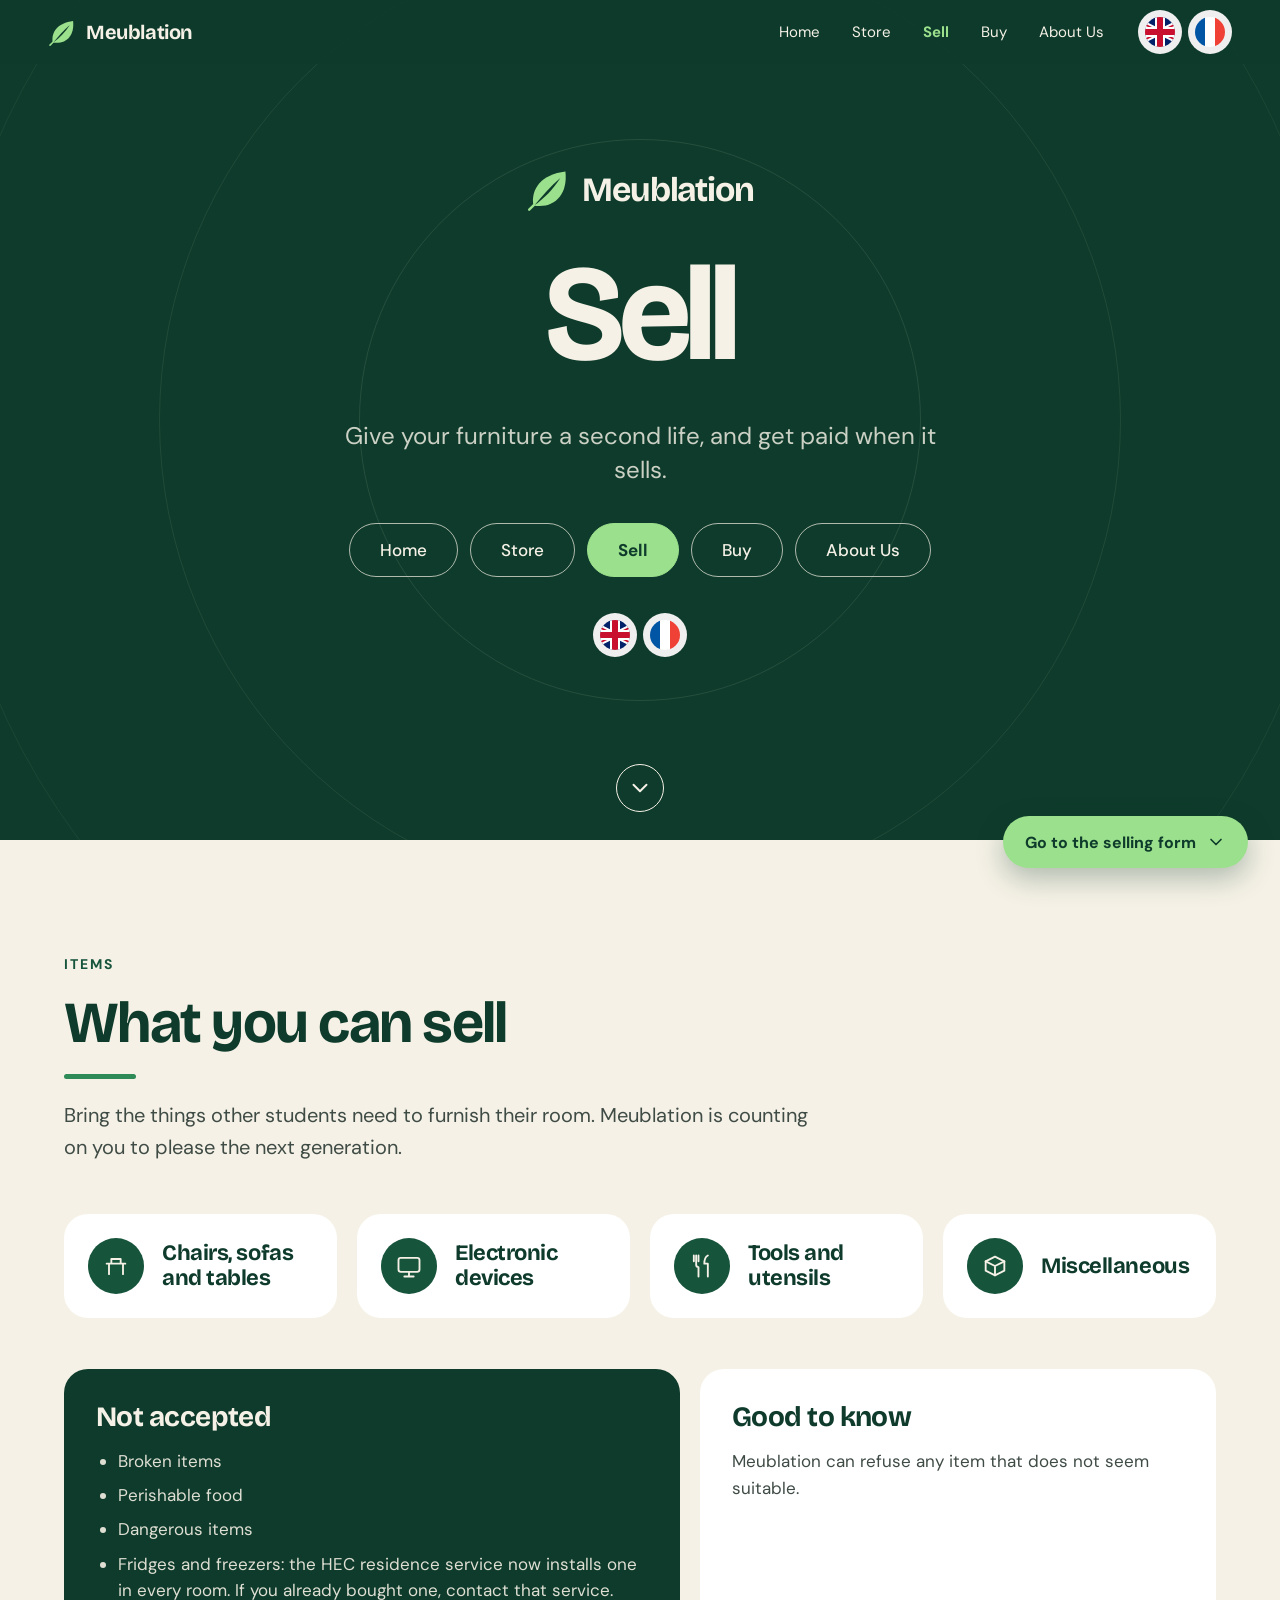
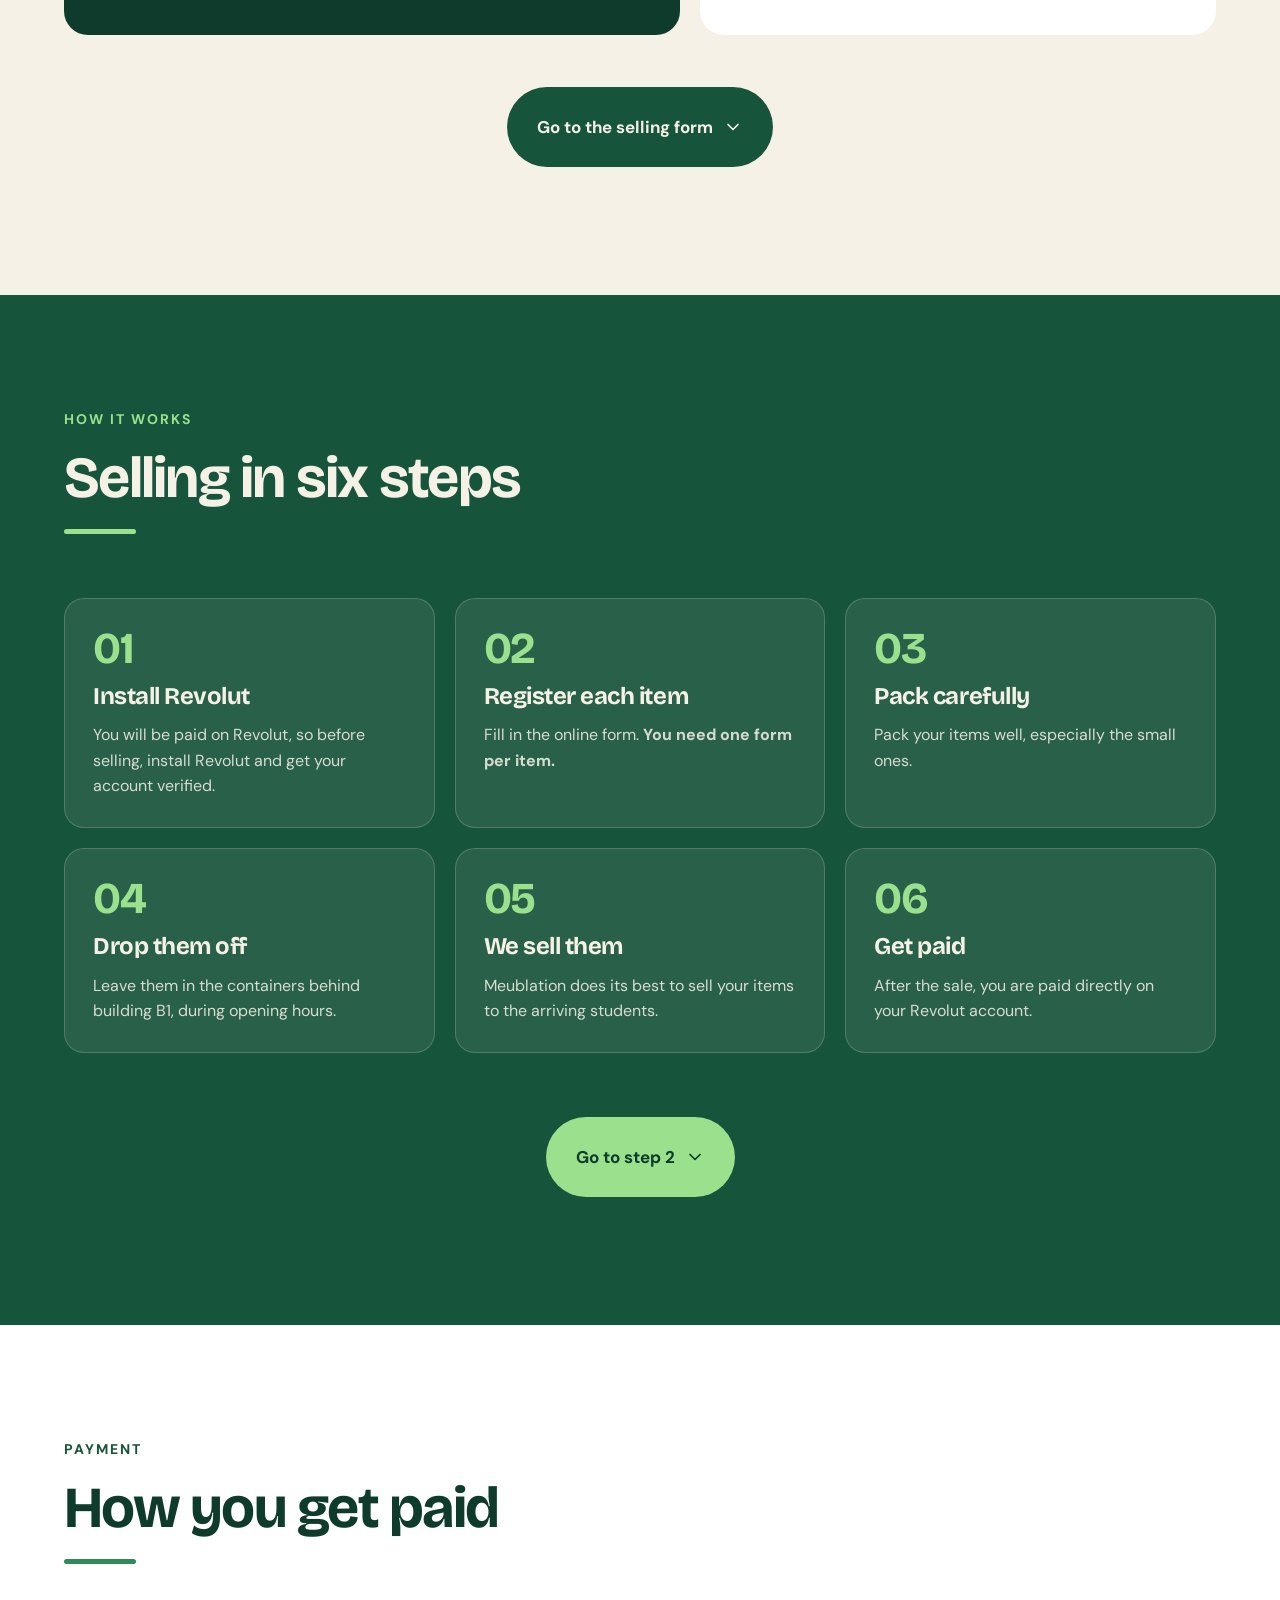
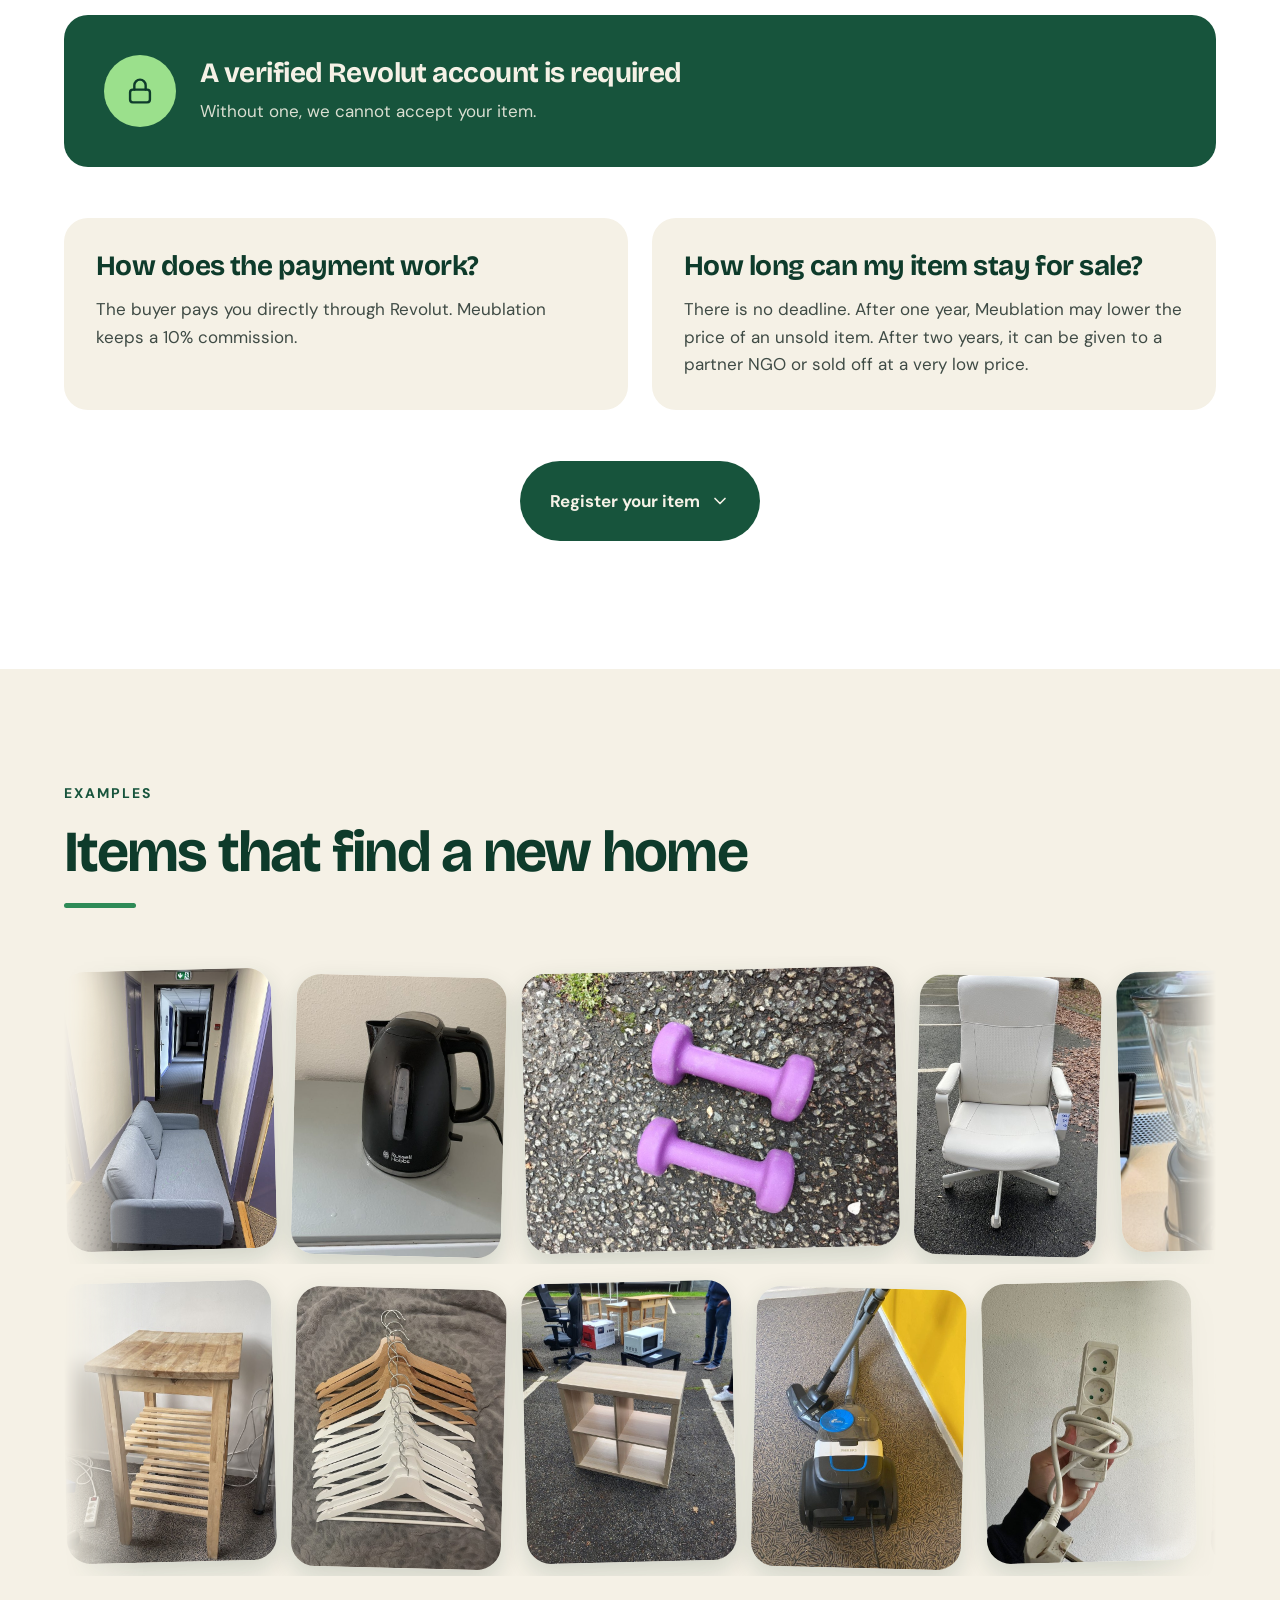
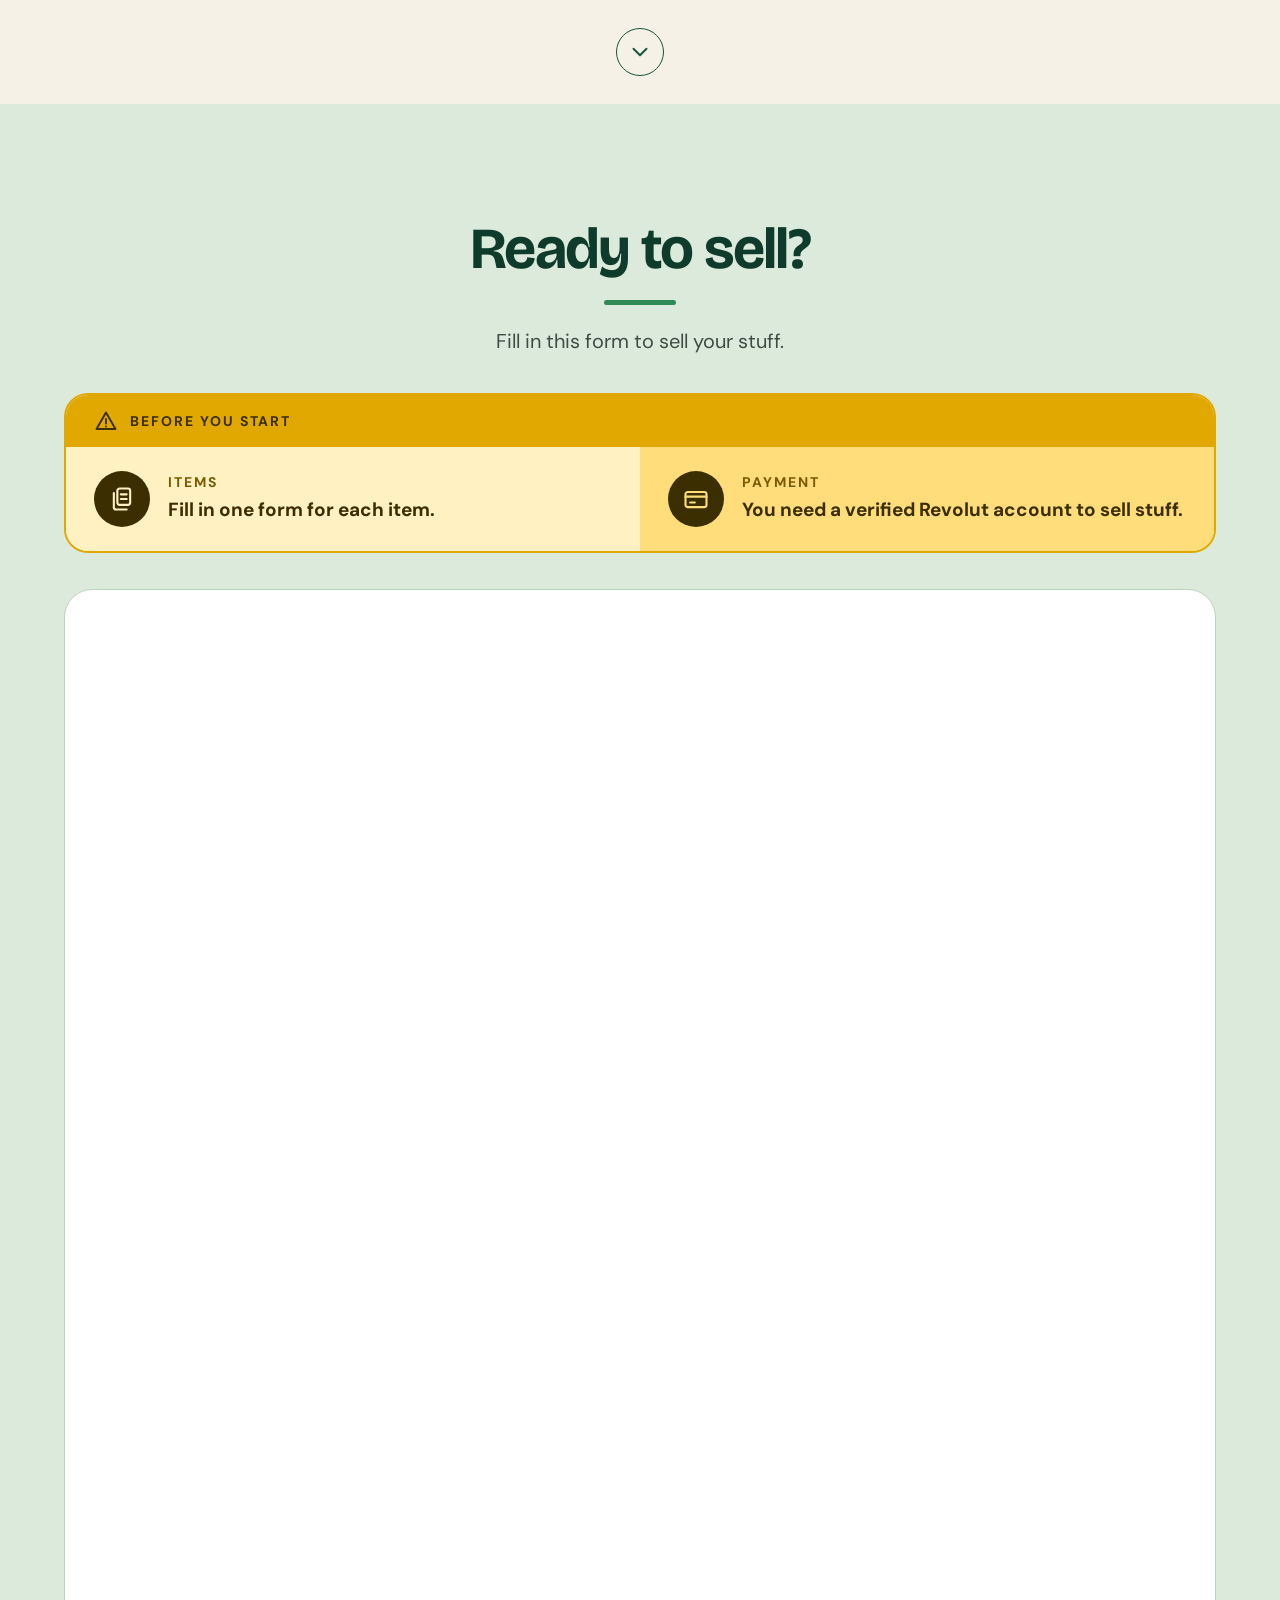
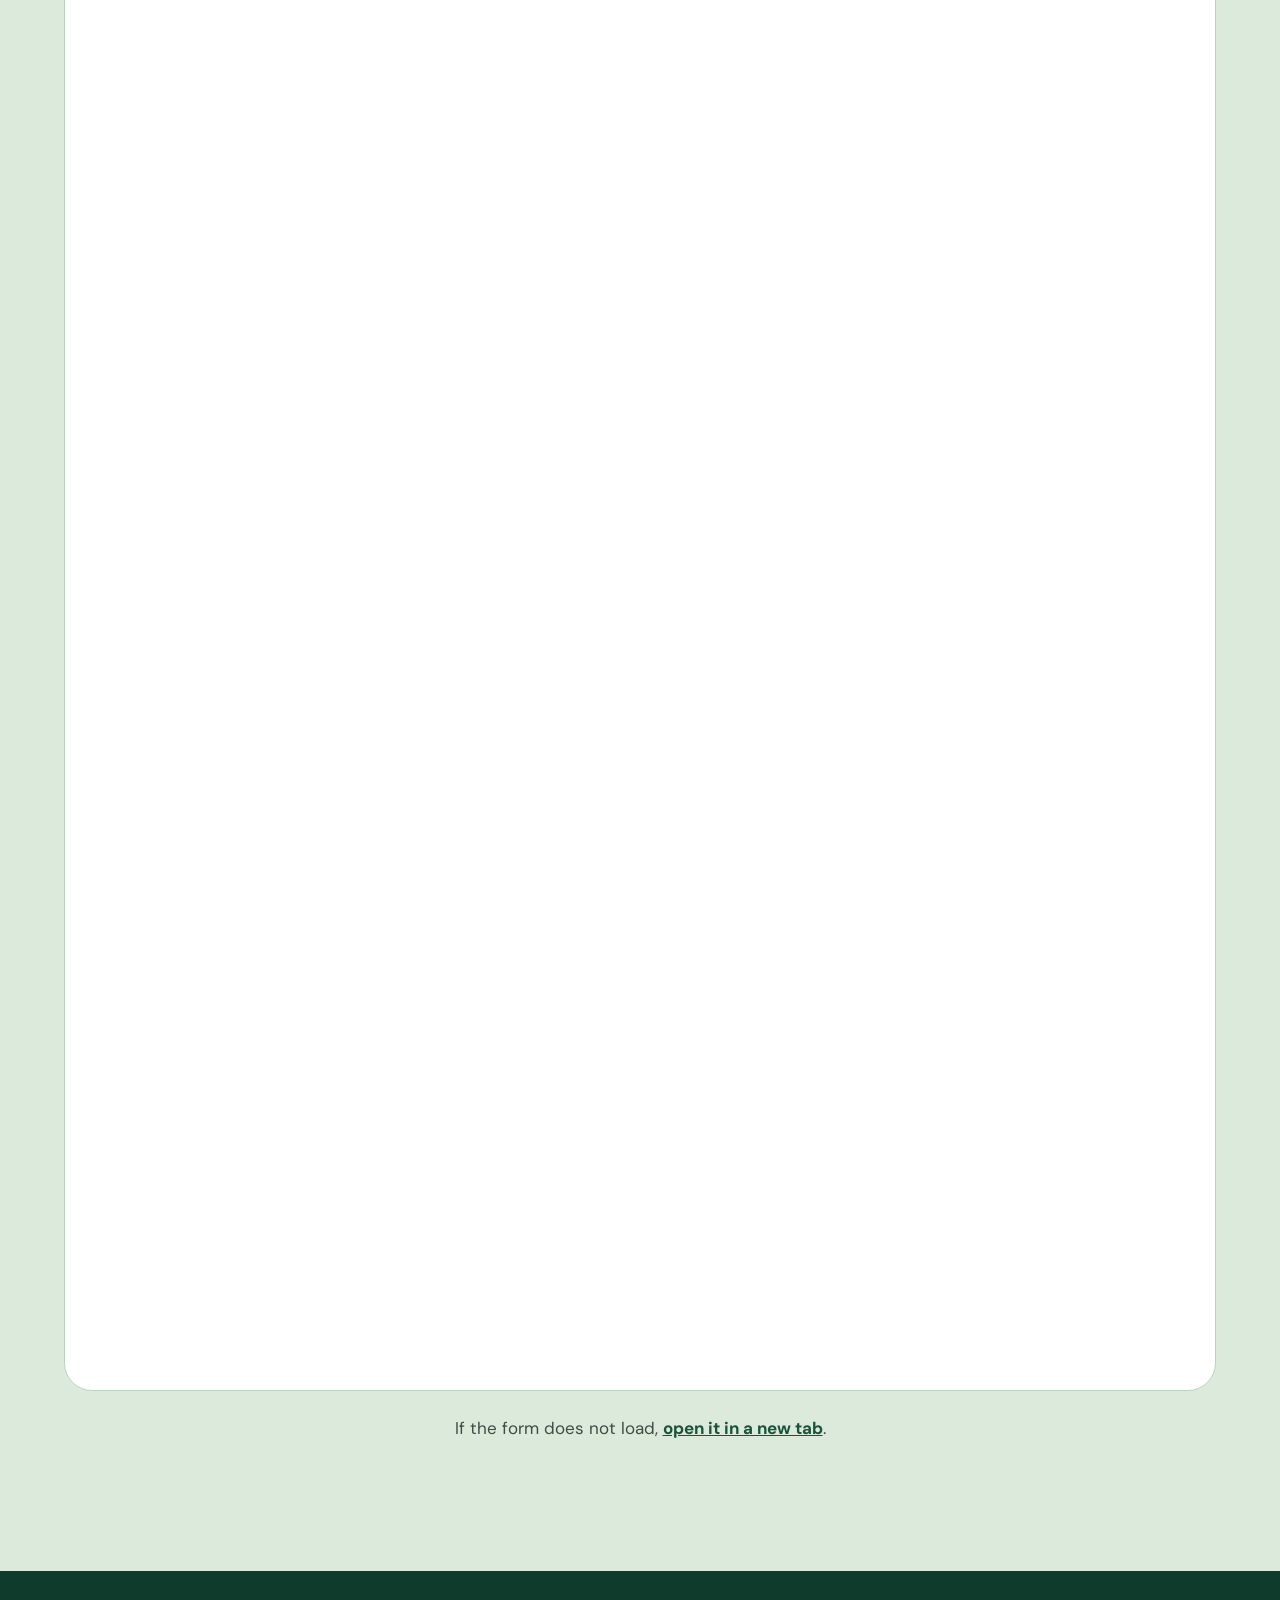
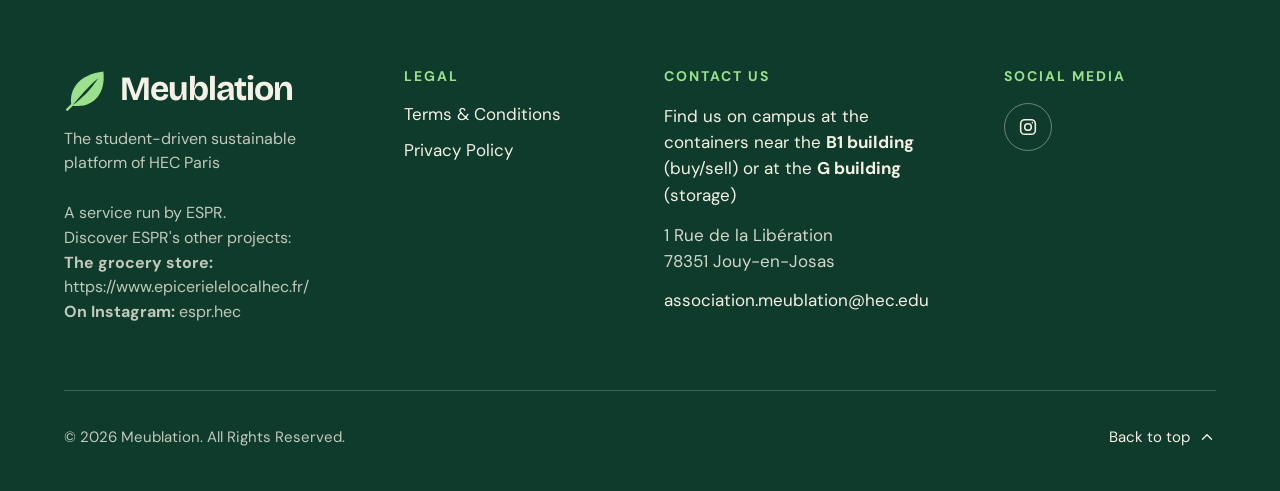
<file: sell.html>
<!doctype html>
<html lang="en">
<head>
<meta charset="utf-8">
<meta name="viewport" content="width=device-width, initial-scale=1">
<script src="js/loader.js?v=20261029b"></script>
<title data-i18n="title-sell">Meublation – Sell</title>
<meta name="description" content="Give your furniture a second life: register your items and sell them to other HEC Paris students." data-i18n-content="meta-desc">
<meta name="theme-color" content="#0E3B2B">
<meta property="og:site_name" content="Meublation">
<meta property="og:type" content="website">
<meta property="og:title" content="Meublation – Sell">
<meta property="og:description" content="Give your furniture a second life: register your items and sell them to other HEC Paris students.">
<link rel="preconnect" href="https://fonts.googleapis.com">
<link rel="stylesheet" media="print" onload="this.media='all'" href="https://fonts.googleapis.com/css2?family=Bricolage+Grotesque:wght@500;700&amp;family=DM+Sans:wght@400;500;700&amp;display=swap">
<noscript><link rel="stylesheet" href="https://fonts.googleapis.com/css2?family=Bricolage+Grotesque:wght@500;700&amp;family=DM+Sans:wght@400;500;700&amp;display=swap"></noscript>
<style>
body { margin: 0; }
html { scroll-behavior: smooth; }
a { color: inherit; text-decoration: none; }
a:focus-visible { outline: 3px solid #2E8B57; outline-offset: 3px; }

.btn { transition: background 0.2s ease, color 0.2s ease, transform 0.2s ease; }
.btn:hover { transform: translateY(-2px); }
.btn-ghost:hover { background: #F5F1E6; color: #0E3B2B; }
.btn-solid:hover { background: #FFFFFF; }
.btn-dark:hover { background: #0E3B2B; }
.hb { display: inline-flex; align-items: center; justify-content: center; min-height: 52px; padding: 0 30px; border-radius: 999px; font-size: 17px; font-weight: 500; border: 1.5px solid rgba(245, 241, 230, 0.7); color: #F5F1E6; }
.hb-on { background: #9BE08C; color: #0E3B2B; border-color: #9BE08C; font-weight: 700; }
.nl { display: inline-flex; align-items: center; min-height: 44px; padding: 0 14px; border-radius: 999px; font-size: 15px; color: #F5F1E6; transition: background 0.2s ease; }
.nl:hover { background: rgba(245, 241, 230, 0.14); }
.nl-on { font-weight: 700; color: #9BE08C; }
.soc { width: 48px; height: 48px; box-sizing: border-box; border-radius: 50%; border: 1.5px solid rgba(245, 241, 230, 0.4); display: flex; align-items: center; justify-content: center; color: #F5F1E6; transition: background 0.2s ease, color 0.2s ease; }
.soc:hover { background: #F5F1E6; color: #0E3B2B; }
.fh { margin: 0 0 4px; font-size: 14px; font-weight: 700; letter-spacing: 0.14em; text-transform: uppercase; color: #9BE08C; }
.fl { font-size: 17px; color: #F5F1E6; }
.fl:hover { text-decoration: underline; }
.card { transition: transform 0.25s ease, box-shadow 0.25s ease; }
.card:hover { transform: translateY(-6px); box-shadow: 0 18px 40px rgba(14, 59, 43, 0.14); }

.sec { position: relative; box-sizing: border-box; min-height: 800px; display: flex; flex-direction: column; justify-content: center; padding: clamp(72px, 9vw, 120px) clamp(20px, 5vw, 64px) clamp(104px, 10vw, 148px); }
.wrap { width: 100%; max-width: 1200px; margin: 0 auto; }
.eyebrow { font-size: 14px; font-weight: 700; letter-spacing: 0.14em; text-transform: uppercase; }
.h2 { margin: 0; font-family: 'Bricolage Grotesque', 'DM Sans', sans-serif; font-weight: 700; font-size: clamp(34px, 4.6vw, 58px); line-height: 1.05; letter-spacing: -0.03em; }
.h3 { margin: 0; font-family: 'Bricolage Grotesque', 'DM Sans', sans-serif; font-weight: 700; font-size: 28px; line-height: 1.15; letter-spacing: -0.02em; }
.bar { width: 72px; height: 5px; border-radius: 3px; }
.txt { margin: 0; font-size: 17px; line-height: 1.6; }
.lead { margin: 0; font-size: clamp(17px, 1.6vw, 20px); line-height: 1.6; }
.cardb { box-sizing: border-box; padding: 32px; border-radius: 24px; display: flex; flex-direction: column; gap: 14px; min-width: 0; }
.ico { flex: none; width: 56px; height: 56px; border-radius: 50%; background: #17543C; color: #F5F1E6; display: flex; align-items: center; justify-content: center; }
.stepc { flex: 1 1 320px; min-width: 0; box-sizing: border-box; padding: 28px; border-radius: 20px; background: rgba(245, 241, 230, 0.08); border: 1px solid rgba(245, 241, 230, 0.2); display: flex; flex-direction: column; gap: 12px; }
.stepn { font-family: 'Bricolage Grotesque', 'DM Sans', sans-serif; font-weight: 700; font-size: 44px; line-height: 1; letter-spacing: -0.03em; color: #9BE08C; }
.tile { flex: 1 1 240px; min-width: 0; aspect-ratio: 4 / 3; box-sizing: border-box; border-radius: 20px; background: #E3EDDF; display: flex; align-items: center; justify-content: center; color: #2E7D55; }
.next { position: absolute; left: 50%; bottom: 28px; margin-left: -24px; width: 48px; height: 48px; box-sizing: border-box; border-radius: 50%; border: 1.5px solid currentColor; display: flex; align-items: center; justify-content: center; transition: background 0.2s ease, color 0.2s ease; }
.next-dark { color: #17543C; }
.next-dark:hover { background: #17543C; color: #F5F1E6; }
.next-light { color: #F5F1E6; }
.next-light:hover { background: #F5F1E6; color: #0E3B2B; }

@keyframes introIn { from { opacity: 0; transform: translateY(28px); } to { opacity: 1; transform: none; } }
@keyframes rise { from { opacity: 0; transform: translateY(64px); } to { opacity: 1; transform: none; } }
@keyframes pop { from { opacity: 0; transform: translateY(32px) scale(0.92); } to { opacity: 1; transform: none; } }
@keyframes grow { from { transform: scaleX(0); } to { transform: scaleX(1); } }
@keyframes bob { 0%, 100% { transform: translateY(0); } 50% { transform: translateY(6px); } }
@keyframes barin { from { opacity: 0; transform: translateY(-100%); } to { opacity: 1; transform: none; } }

.intro { animation: introIn 0.9s cubic-bezier(0.2, 0.7, 0.2, 1) both; }
.intro-2 { animation-delay: 0.15s; }
.intro-3 { animation-delay: 0.3s; }
.intro-4 { animation-delay: 0.6s; }
.cue { animation: bob 1.8s ease-in-out infinite; }
.rule { transform-origin: left center; }

@supports (animation-timeline: view()) {
  .reveal { animation: rise linear both; animation-timeline: view(); animation-range: entry 0% entry 55%; }
  .pop { animation: pop linear both; animation-timeline: view(); animation-range: entry 0% entry 60%; }
  .rule { animation: grow linear both; animation-timeline: view(); animation-range: entry 10% entry 70%; }
  .d2 { animation-range: entry 8% entry 63%; }
  .d3 { animation-range: entry 16% entry 71%; }
  .d4 { animation-range: entry 24% entry 79%; }
  .d5 { animation-range: entry 30% entry 85%; }
  .topbar { animation: barin linear both; animation-timeline: scroll(root); animation-range: 480px 640px; }
}

@media (prefers-reduced-motion: reduce) {
  html { scroll-behavior: auto; }
  .intro, .reveal, .pop, .rule, .cue, .topbar { animation: none !important; }
}
.gotoform { position: fixed; right: clamp(16px, 3vw, 32px); bottom: clamp(16px, 3vw, 32px); z-index: 40; display: inline-flex; align-items: center; gap: 10px; min-height: 52px; padding: 0 22px; border-radius: 999px; background: #9BE08C; color: #0E3B2B; font-size: 16px; font-weight: 700; box-shadow: 0 10px 28px rgba(14, 59, 43, 0.3); transition: transform 0.2s ease, background 0.2s ease; }
.gotoform:hover { transform: translateY(-2px); background: #FFFFFF; }
@keyframes gofade { from { opacity: 0; visibility: hidden; transform: translateY(16px); } to { opacity: 1; transform: none; } }
@keyframes gohide { to { opacity: 0; visibility: hidden; transform: translateY(16px); } }
@supports (animation-timeline: view()) {
  #top { timeline-scope: --reg; }
  #register { view-timeline: --reg block; }
  .gotoform { animation: gofade linear both, gohide linear both; animation-timeline: scroll(root), --reg; animation-range: 480px 640px, entry 0% entry 35%; }
}
@media (prefers-reduced-motion: reduce) { .gotoform { animation: none !important; } }
.langs { display: inline-flex; align-items: center; gap: 6px; flex: none; }
.lang { width: 44px; height: 44px; box-sizing: border-box; padding: 5px; border-radius: 50%; border: 2px solid transparent; display: inline-flex; align-items: center; justify-content: center; transition: border-color 0.2s ease, transform 0.2s ease; }
.lang:hover { transform: scale(1.08); }
.lang-on { border-color: #9BE08C; }
.lang svg { display: block; width: 100%; height: 100%; border-radius: 50%; overflow: hidden; }
.topbar .langs { margin-left: 4px; }
@media (max-width: 640px) { .brand-txt { display: none; } .topbar { gap: 8px; } }
.mq { width: 100%; overflow: hidden; -webkit-mask-image: linear-gradient(90deg, transparent, #000 7%, #000 93%, transparent); mask-image: linear-gradient(90deg, transparent, #000 7%, #000 93%, transparent); padding: 14px 0; }
.mq-t { display: flex; gap: 20px; width: max-content; animation: mq-go 70s linear infinite; }
.mq-t.rev { animation-direction: reverse; animation-duration: 80s; }
.mq:hover .mq-t { animation-play-state: paused; }
.mq-i { flex: none; height: 280px; width: auto; border-radius: 24px; object-fit: cover; box-shadow: 0 10px 26px rgba(14, 59, 43, 0.16); transition: transform 0.35s ease; }
.mq-i:nth-child(odd) { transform: rotate(-1.4deg); } .mq-i:nth-child(even) { transform: rotate(1.4deg) translateY(6px); }
.mq-i:hover { transform: scale(1.05) rotate(0deg); }
@keyframes mq-go { to { transform: translateX(calc(-50% - 10px)); } }
@media (max-width: 640px) { .mq-i { height: 210px; border-radius: 18px; } }
@media (prefers-reduced-motion: reduce) { .mq { overflow-x: auto; } .mq-t { animation: none; } }
.gform { display: block; width: 100%; height: var(--gh, 1600px); border: 0; }
@media (max-width: 640px) { .gform { height: var(--gh-m, 2000px); } }
</style>
</head>
<body>
<div id="top" style="font-family: 'DM Sans', system-ui, sans-serif; color: #14201B; background: #F5F1E6;">
<nav aria-label="Main menu" class="topbar" data-i18n-aria="633292c6" style="position: sticky; top: 0; z-index: 30; height: 64px; margin-bottom: -64px; box-sizing: border-box; display: flex; align-items: center; gap: 16px; padding: 0 clamp(16px, 4vw, 48px); background: rgba(14, 59, 43, 0.94); color: #F5F1E6;">
<a href="index.html" style="display: flex; align-items: center; gap: 10px; flex: none; min-height: 44px; font-family: 'Bricolage Grotesque', 'DM Sans', sans-serif; font-weight: 700; font-size: 20px; letter-spacing: -0.02em; color: #F5F1E6;">
<svg aria-hidden="true" height="28" style="color: #0E3B2B;" viewbox="0 0 48 48" width="28"><path d="M8 42C5 24 17 8 43 5C46 31 30 46 8 42z" fill="#9BE08C"></path><path d="M9.5 41.5C18 31 27 21 37.5 12C29 25 20 34 9.5 41.5z" fill="currentColor"></path><path d="M8.5 41.5L3.5 46.5" fill="none" stroke="#9BE08C" stroke-linecap="round" stroke-width="2.6"></path></svg>
<span class="brand-txt">Meublation</span>
</a>
<div style="display: flex; gap: 4px; margin-left: auto; overflow-x: auto; min-width: 0; white-space: nowrap;">
<a class="nl" data-i18n="70f8bb9a" href="index.html">Home</a>
<a class="nl" data-i18n="0d8a7046" href="store.html">Store</a>
<a class="nl nl-on" data-i18n="fa3cf2ad" href="sell.html">Sell</a>
<a class="nl" data-i18n="7ceca51f" href="buy.html">Buy</a>
<a class="nl" data-i18n="c887b9d3" href="about.html">About Us</a>
</div>
<div aria-label="Language" class="langs" data-i18n-aria="6d40bece" role="group"><button aria-label="English" aria-pressed="true" class="lang" data-lang="en" title="English" type="button"><svg aria-hidden="true" preserveaspectratio="xMidYMid slice" viewbox="0 0 60 30"><rect fill="#012169" height="30" width="60"></rect><path d="M0 0L60 30M60 0L0 30" stroke="#FFFFFF" stroke-width="6"></path><path d="M0 0L60 30M60 0L0 30" stroke="#C8102E" stroke-width="2"></path><path d="M30 0V30M0 15H60" stroke="#FFFFFF" stroke-width="10"></path><path d="M30 0V30M0 15H60" stroke="#C8102E" stroke-width="6"></path></svg></button><button aria-label="Français" aria-pressed="false" class="lang" data-lang="fr" title="Français" type="button"><svg aria-hidden="true" preserveaspectratio="none" viewbox="0 0 3 2"><rect fill="#0055A4" height="2" width="1"></rect><rect fill="#FFFFFF" height="2" width="1" x="1"></rect><rect fill="#EF4135" height="2" width="1" x="2"></rect></svg></button></div>
</nav>
<!-- 1. Header -->
<header style="position: relative; overflow: hidden; min-height: 840px; box-sizing: border-box; display: flex; flex-direction: column; align-items: center; justify-content: center; gap: clamp(24px, 3.5vw, 36px); padding: 104px clamp(20px, 5vw, 64px) 120px; text-align: center; background: #0E3B2B; color: #F5F1E6;">
<div aria-hidden="true" style="position: absolute; left: 50%; top: 50%; width: 560px; height: 560px; border-radius: 50%; border: 1px solid rgba(245, 241, 230, 0.10); transform: translate(-50%, -50%);"></div>
<div aria-hidden="true" style="position: absolute; left: 50%; top: 50%; width: 960px; height: 960px; border-radius: 50%; border: 1px solid rgba(245, 241, 230, 0.08); transform: translate(-50%, -50%);"></div>
<div aria-hidden="true" style="position: absolute; left: 50%; top: 50%; width: 1400px; height: 1400px; border-radius: 50%; border: 1px solid rgba(245, 241, 230, 0.06); transform: translate(-50%, -50%);"></div>
<a class="intro" href="index.html" style="position: relative; display: flex; align-items: center; gap: 12px; min-height: 44px; font-family: 'Bricolage Grotesque', 'DM Sans', sans-serif; font-weight: 700; font-size: 34px; letter-spacing: -0.03em; color: #F5F1E6;">
<svg aria-hidden="true" height="44" style="color: #0E3B2B;" viewbox="0 0 48 48" width="44"><path d="M8 42C5 24 17 8 43 5C46 31 30 46 8 42z" fill="#9BE08C"></path><path d="M9.5 41.5C18 31 27 21 37.5 12C29 25 20 34 9.5 41.5z" fill="currentColor"></path><path d="M8.5 41.5L3.5 46.5" fill="none" stroke="#9BE08C" stroke-linecap="round" stroke-width="2.6"></path></svg>
      Meublation
    </a>
<h1 class="intro intro-2" data-i18n="fa3cf2ad" style="position: relative; margin: 0; font-family: 'Bricolage Grotesque', 'DM Sans', sans-serif; font-weight: 700; font-size: clamp(64px, 12vw, 136px); line-height: 1; letter-spacing: -0.04em;">Sell</h1>
<p class="intro intro-2" data-i18n="e9778218" style="position: relative; margin: 0; max-width: 620px; font-size: clamp(18px, 2.2vw, 24px); line-height: 1.4; color: rgba(245, 241, 230, 0.82);">Give your furniture a second life, and get paid when it sells.</p>
<nav aria-label="Sections" class="intro intro-3" data-i18n-aria="af4428ac" style="position: relative; display: flex; flex-wrap: wrap; justify-content: center; gap: 12px; max-width: 760px;">
<a class="btn btn-ghost hb" data-i18n="70f8bb9a" href="index.html">Home</a>
<a class="btn btn-ghost hb" data-i18n="0d8a7046" href="store.html">Store</a>
<a class="btn btn-solid hb hb-on" data-i18n="fa3cf2ad" href="sell.html">Sell</a>
<a class="btn btn-ghost hb" data-i18n="7ceca51f" href="buy.html">Buy</a>
<a class="btn btn-ghost hb" data-i18n="c887b9d3" href="about.html">About Us</a>
</nav>
<div class="intro intro-3" style="position: relative;"><div aria-label="Language" class="langs" data-i18n-aria="6d40bece" role="group"><button aria-label="English" aria-pressed="true" class="lang" data-lang="en" title="English" type="button"><svg aria-hidden="true" preserveaspectratio="xMidYMid slice" viewbox="0 0 60 30"><rect fill="#012169" height="30" width="60"></rect><path d="M0 0L60 30M60 0L0 30" stroke="#FFFFFF" stroke-width="6"></path><path d="M0 0L60 30M60 0L0 30" stroke="#C8102E" stroke-width="2"></path><path d="M30 0V30M0 15H60" stroke="#FFFFFF" stroke-width="10"></path><path d="M30 0V30M0 15H60" stroke="#C8102E" stroke-width="6"></path></svg></button><button aria-label="Français" aria-pressed="false" class="lang" data-lang="fr" title="Français" type="button"><svg aria-hidden="true" preserveaspectratio="none" viewbox="0 0 3 2"><rect fill="#0055A4" height="2" width="1"></rect><rect fill="#FFFFFF" height="2" width="1" x="1"></rect><rect fill="#EF4135" height="2" width="1" x="2"></rect></svg></button></div></div>
<a aria-label="Scroll down" class="next next-light intro intro-4" data-i18n-aria="0d504279" href="#items"><svg aria-hidden="true" class="cue" fill="none" height="26" stroke="currentColor" stroke-linecap="round" stroke-linejoin="round" stroke-width="1.8" viewbox="0 0 24 24" width="26"><path d="M6 9l6 6 6-6"></path></svg></a>
</header>
<!-- 3. Items -->
<section class="sec" id="items" style="background: #F5F1E6;">
<div class="wrap" style="display: flex; flex-direction: column; gap: clamp(32px, 4vw, 52px);">
<div style="display: flex; flex-direction: column; gap: 20px; max-width: 760px;">
<div class="eyebrow" data-i18n="44d25b5d" style="color: #17543C;">Items</div>
<h2 class="h2" data-i18n="88fd8b7f" style="color: #0E3B2B;">What you can sell</h2>
<div class="bar rule" style="background: #2E8B57;"></div>
<p class="lead" data-i18n="4f6007bd" style="color: #3F4B45;">Bring the things other students need to furnish their room. Meublation is counting on you to please the next generation.</p>
</div>
<div style="display: flex; flex-wrap: wrap; gap: 20px;">
<div class="cardb card pop" style="flex: 1 1 240px; background: #FFFFFF; flex-direction: row; align-items: center; gap: 18px; padding: 24px;">
<div class="ico"><svg aria-hidden="true" fill="none" height="28" stroke="currentColor" stroke-linecap="round" stroke-linejoin="round" stroke-width="1.6" viewbox="0 0 24 24" width="28"><path d="M4 10h16M6 10v9M18 10v9M8 10V6h8v4"></path></svg></div>
<h3 class="h3" data-i18n="9a5d489f" style="font-size: 22px; color: #0E3B2B;">Chairs, sofas and tables</h3>
</div>
<div class="cardb card pop d2" style="flex: 1 1 240px; background: #FFFFFF; flex-direction: row; align-items: center; gap: 18px; padding: 24px;">
<div class="ico"><svg aria-hidden="true" fill="none" height="28" stroke="currentColor" stroke-linecap="round" stroke-linejoin="round" stroke-width="1.6" viewbox="0 0 24 24" width="28"><rect height="12" rx="2" width="18" x="3" y="5"></rect><path d="M8 21h8M12 17v4"></path></svg></div>
<h3 class="h3" data-i18n="e9d81a36" style="font-size: 22px; color: #0E3B2B;">Electronic devices</h3>
</div>
<div class="cardb card pop d3" style="flex: 1 1 240px; background: #FFFFFF; flex-direction: row; align-items: center; gap: 18px; padding: 24px;">
<div class="ico"><svg aria-hidden="true" fill="none" height="28" stroke="currentColor" stroke-linecap="round" stroke-linejoin="round" stroke-width="1.6" viewbox="0 0 24 24" width="28"><path d="M7 3v8a2 2 0 0 0 2 2v8M5 3v5M9 3v5M17 3c-2 1-3 4-3 7h3v11"></path></svg></div>
<h3 class="h3" data-i18n="e77a2d9f" style="font-size: 22px; color: #0E3B2B;">Tools and utensils</h3>
</div>
<div class="cardb card pop d4" style="flex: 1 1 240px; background: #FFFFFF; flex-direction: row; align-items: center; gap: 18px; padding: 24px;">
<div class="ico"><svg aria-hidden="true" fill="none" height="28" stroke="currentColor" stroke-linecap="round" stroke-linejoin="round" stroke-width="1.6" viewbox="0 0 24 24" width="28"><path d="M4 8l8-4 8 4v8l-8 4-8-4z"></path><path d="M4 8l8 4 8-4M12 12v8"></path></svg></div>
<h3 class="h3" data-i18n="5f2cbd10" style="font-size: 22px; color: #0E3B2B;">Miscellaneous</h3>
</div>
</div>
<div style="display: flex; flex-wrap: wrap; gap: 20px; align-items: stretch;">
<div class="cardb pop" style="flex: 1 1 420px; background: #0E3B2B; color: #F5F1E6;">
<h3 class="h3" data-i18n="7cccebc0">Not accepted</h3>
<ul style="margin: 0; padding-left: 22px; display: flex; flex-direction: column; gap: 8px; font-size: 17px; line-height: 1.55; color: rgba(245, 241, 230, 0.9);">
<li data-i18n="be7c4152">Broken items</li>
<li data-i18n="a897227d">Perishable food</li>
<li data-i18n="68a512e8">Dangerous items</li>
<li data-i18n="0f133fcb">Fridges and freezers: the HEC residence service now installs one in every room. If you already bought one, contact that service.</li>
</ul>
</div>
<div class="cardb pop d2" style="flex: 1 1 320px; background: #FFFFFF;">
<h3 class="h3" data-i18n="79fc372d" style="color: #0E3B2B;">Good to know</h3>
<p class="txt" data-i18n="549e8cec" style="color: #3F4B45;">Meublation can refuse any item that does not seem suitable.</p>
</div>
</div>
<div style="display: flex; justify-content: center;">
<a class="btn btn-dark" data-i18n="94d297a7" href="#register" style="display: inline-flex; align-items: center; justify-content: center; gap: 10px; min-height: 56px; padding: 12px 30px; border-radius: 999px; background: #17543C; color: #F5F1E6; font-size: 17px; font-weight: 700; text-align: center;">Go to the selling form<svg aria-hidden="true" fill="none" height="20" stroke="currentColor" stroke-linecap="round" stroke-linejoin="round" stroke-width="2" style="flex: none;" viewbox="0 0 24 24" width="20"><path d="M6 9l6 6 6-6"></path></svg></a>
</div>
</div>
</section>
<!-- 3. Steps -->
<section class="sec" id="steps" style="background: #17543C; color: #F5F1E6;">
<div class="wrap" style="display: flex; flex-direction: column; gap: clamp(36px, 5vw, 64px);">
<div style="display: flex; flex-direction: column; gap: 20px; max-width: 760px;">
<div class="eyebrow" data-i18n="1dd6a17c" style="color: #9BE08C;">How it works</div>
<h2 class="h2" data-i18n="b2e11885">Selling in six steps</h2>
<div class="bar rule" style="background: #9BE08C;"></div>
</div>
<div style="display: flex; flex-wrap: wrap; gap: 20px;">
<div class="stepc pop">
<div class="stepn">01</div>
<h3 class="h3" data-i18n="0dd7cafa" style="font-size: 24px;">Install Revolut</h3>
<p class="txt" data-i18n="6e37b199" style="font-size: 16px; color: rgba(245, 241, 230, 0.86);">You will be paid on Revolut, so before selling, install Revolut and get your account verified.</p>
</div>
<div class="stepc pop d2">
<div class="stepn">02</div>
<h3 class="h3" data-i18n="9e8c145d" style="font-size: 24px;">Register each item</h3>
<p class="txt" data-i18n="f7b2d509" style="font-size: 16px; color: rgba(245, 241, 230, 0.86);">Fill in the online form. <b>You need one form per item.</b></p>
</div>
<div class="stepc pop d3">
<div class="stepn">03</div>
<h3 class="h3" data-i18n="94ba9df1" style="font-size: 24px;">Pack carefully</h3>
<p class="txt" data-i18n="914ff642" style="font-size: 16px; color: rgba(245, 241, 230, 0.86);">Pack your items well, especially the small ones.</p>
</div>
<div class="stepc pop">
<div class="stepn">04</div>
<h3 class="h3" data-i18n="7957e8f7" style="font-size: 24px;">Drop them off</h3>
<p class="txt" data-i18n="56d60c4c" style="font-size: 16px; color: rgba(245, 241, 230, 0.86);">Leave them in the containers behind building B1, during opening hours.</p>
</div>
<div class="stepc pop d2">
<div class="stepn">05</div>
<h3 class="h3" data-i18n="354899bc" style="font-size: 24px;">We sell them</h3>
<p class="txt" data-i18n="7a86efe2" style="font-size: 16px; color: rgba(245, 241, 230, 0.86);">Meublation does its best to sell your items to the arriving students.</p>
</div>
<div class="stepc pop d3">
<div class="stepn">06</div>
<h3 class="h3" data-i18n="d68abf9e" style="font-size: 24px;">Get paid</h3>
<p class="txt" data-i18n="295c945a" style="font-size: 16px; color: rgba(245, 241, 230, 0.86);">After the sale, you are paid directly on your Revolut account.</p>
</div>
</div>
<div style="display: flex; justify-content: center;">
<a class="btn btn-solid" data-i18n="96af307d" href="#register" style="display: inline-flex; align-items: center; justify-content: center; gap: 10px; min-height: 56px; padding: 12px 30px; border-radius: 999px; background: #9BE08C; color: #0E3B2B; font-size: 17px; font-weight: 700; text-align: center;">Go to step 2<svg aria-hidden="true" fill="none" height="20" stroke="currentColor" stroke-linecap="round" stroke-linejoin="round" stroke-width="2" style="flex: none;" viewbox="0 0 24 24" width="20"><path d="M6 9l6 6 6-6"></path></svg></a>
</div>
</div>
</section>
<!-- 4. Payment -->
<section class="sec" id="payment" style="background: #FFFFFF;">
<div class="wrap" style="display: flex; flex-direction: column; gap: clamp(32px, 4vw, 52px);">
<div style="display: flex; flex-direction: column; gap: 20px; max-width: 760px;">
<div class="eyebrow" data-i18n="b41a92be" style="color: #17543C;">Payment</div>
<h2 class="h2" data-i18n="6eadd51c" style="color: #0E3B2B;">How you get paid</h2>
<div class="bar rule" style="background: #2E8B57;"></div>
</div>
<div class="cardb pop" style="background: #17543C; color: #F5F1E6; flex-direction: row; align-items: center; gap: 24px; padding: clamp(24px, 4vw, 40px);">
<div class="ico" style="width: 72px; height: 72px; background: #9BE08C; color: #0E3B2B;"><svg aria-hidden="true" fill="none" height="34" stroke="currentColor" stroke-linecap="round" stroke-linejoin="round" stroke-width="1.7" viewbox="0 0 24 24" width="34"><rect height="9" rx="2" width="14" x="5" y="11"></rect><path d="M8 11V8a4 4 0 0 1 8 0v3"></path></svg></div>
<div style="display: flex; flex-direction: column; gap: 8px; min-width: 0;">
<h3 class="h3" data-i18n="d5c3d64c">A verified Revolut account is required</h3>
<p class="txt" data-i18n="fabc894a" style="color: rgba(245, 241, 230, 0.88);">Without one, we cannot accept your item.</p>
</div>
</div>
<div style="display: flex; flex-wrap: wrap; gap: 24px; align-items: stretch;">
<div class="cardb card pop d2" style="flex: 1 1 360px; background: #F5F1E6;">
<h3 class="h3" data-i18n="c2783d6e" style="color: #0E3B2B;">How does the payment work?</h3>
<p class="txt" data-i18n="68f04b37" style="color: #3F4B45;">The buyer pays you directly through Revolut. Meublation keeps a 10% commission.</p>
</div>
<div class="cardb card pop d3" style="flex: 1 1 360px; background: #F5F1E6;">
<h3 class="h3" data-i18n="dd7a70fc" style="color: #0E3B2B;">How long can my item stay for sale?</h3>
<p class="txt" data-i18n="4baadfc3" style="color: #3F4B45;">There is no deadline. After one year, Meublation may lower the price of an unsold item. After two years, it can be given to a partner NGO or sold off at a very low price.</p>
</div>
</div>
<div style="display: flex; justify-content: center;">
<a class="btn btn-dark" data-i18n="a5ca7635" href="#register" style="display: inline-flex; align-items: center; justify-content: center; gap: 10px; min-height: 56px; padding: 12px 30px; border-radius: 999px; background: #17543C; color: #F5F1E6; font-size: 17px; font-weight: 700; text-align: center;">Register your item<svg aria-hidden="true" fill="none" height="20" stroke="currentColor" stroke-linecap="round" stroke-linejoin="round" stroke-width="2" style="flex: none;" viewbox="0 0 24 24" width="20"><path d="M6 9l6 6 6-6"></path></svg></a>
</div>
</div>
</section>
<!-- 5. Examples -->
<section class="sec" id="examples" style="background: #F5F1E6;">
<div class="wrap" style="display: flex; flex-direction: column; gap: clamp(28px, 4vw, 48px);">
<div style="display: flex; flex-direction: column; gap: 20px; max-width: 760px;">
<div class="eyebrow" data-i18n="eb01bf04" style="color: #17543C;">Examples</div>
<h2 class="h2" data-i18n="e9dae0cb" style="color: #0E3B2B;">Items that find a new home</h2>
<div class="bar rule" style="background: #2E8B57;"></div>
</div>
<div style="width: 100%; display: flex; flex-direction: column; gap: 4px;"><div class="mq"><div class="mq-t"><img alt="Grey sofa" class="mq-i" data-i18n-alt="fdf90dc8" decoding="async" loading="lazy" src="assets/img/buy-sofa.jpg"/><img alt="Black kettle" class="mq-i" data-i18n-alt="c63fdefa" decoding="async" loading="lazy" src="assets/img/buy-kettle.jpg"/><img alt="Two purple dumbbells" class="mq-i" data-i18n-alt="325dde9a" decoding="async" loading="lazy" src="assets/img/buy-dumbbells.jpg"/><img alt="White office chair" class="mq-i" data-i18n-alt="d08ad981" decoding="async" loading="lazy" src="assets/img/buy-office-chair.jpg"/><img alt="Blender" class="mq-i" decoding="async" loading="lazy" src="assets/img/buy-blender.jpg"/><img alt="Striped laundry basket" class="mq-i" data-i18n-alt="80dfaa70" decoding="async" loading="lazy" src="assets/img/buy-laundry-basket.jpg"/><img alt="Electric hotplate" class="mq-i" data-i18n-alt="b6a62214" decoding="async" loading="lazy" src="assets/img/buy-hotplate.jpg"/><img alt="" aria-hidden="true" class="mq-i" decoding="async" loading="lazy" src="assets/img/buy-sofa.jpg"/><img alt="" aria-hidden="true" class="mq-i" decoding="async" loading="lazy" src="assets/img/buy-kettle.jpg"/><img alt="" aria-hidden="true" class="mq-i" decoding="async" loading="lazy" src="assets/img/buy-dumbbells.jpg"/><img alt="" aria-hidden="true" class="mq-i" decoding="async" loading="lazy" src="assets/img/buy-office-chair.jpg"/><img alt="" aria-hidden="true" class="mq-i" decoding="async" loading="lazy" src="assets/img/buy-blender.jpg"/><img alt="" aria-hidden="true" class="mq-i" decoding="async" loading="lazy" src="assets/img/buy-laundry-basket.jpg"/><img alt="" aria-hidden="true" class="mq-i" decoding="async" loading="lazy" src="assets/img/buy-hotplate.jpg"/></div></div><div class="mq"><div class="mq-t rev"><img alt="Wooden kitchen trolley" class="mq-i" data-i18n-alt="91af3877" decoding="async" loading="lazy" src="assets/img/buy-kitchen-trolley.jpg"/><img alt="Wooden coat hangers" class="mq-i" data-i18n-alt="5a35115b" decoding="async" loading="lazy" src="assets/img/buy-coat-hangers.jpg"/><img alt="Cube shelf" class="mq-i" data-i18n-alt="82c4a177" decoding="async" loading="lazy" src="assets/img/buy-cube-shelf.jpg"/><img alt="Vacuum cleaner" class="mq-i" data-i18n-alt="7592a6aa" decoding="async" loading="lazy" src="assets/img/buy-vacuum-cleaner.jpg"/><img alt="Power strip" class="mq-i" data-i18n-alt="d87a9ae9" decoding="async" loading="lazy" src="assets/img/buy-power-strip.jpg"/><img alt="Clothes drying rack" class="mq-i" data-i18n-alt="beaba473" decoding="async" loading="lazy" src="assets/img/buy-drying-rack.jpg"/><img alt="" aria-hidden="true" class="mq-i" decoding="async" loading="lazy" src="assets/img/buy-kitchen-trolley.jpg"/><img alt="" aria-hidden="true" class="mq-i" decoding="async" loading="lazy" src="assets/img/buy-coat-hangers.jpg"/><img alt="" aria-hidden="true" class="mq-i" decoding="async" loading="lazy" src="assets/img/buy-cube-shelf.jpg"/><img alt="" aria-hidden="true" class="mq-i" decoding="async" loading="lazy" src="assets/img/buy-vacuum-cleaner.jpg"/><img alt="" aria-hidden="true" class="mq-i" decoding="async" loading="lazy" src="assets/img/buy-power-strip.jpg"/><img alt="" aria-hidden="true" class="mq-i" decoding="async" loading="lazy" src="assets/img/buy-drying-rack.jpg"/></div></div></div>
</div>
<a aria-label="Go to the selling form" class="next next-dark" data-i18n-aria="23bd9146" href="#register"><svg aria-hidden="true" class="cue" fill="none" height="26" stroke="currentColor" stroke-linecap="round" stroke-linejoin="round" stroke-width="1.8" viewbox="0 0 24 24" width="26"><path d="M6 9l6 6 6-6"></path></svg></a>
</section>
<!-- 7. Register (form just above the footer) -->
<section class="sec" id="register" style="background: #DCEADB;">
<div class="wrap" style="display: flex; flex-direction: column; align-items: center; gap: clamp(24px, 3.5vw, 36px);">
<div style="display: flex; flex-direction: column; align-items: center; gap: 20px; max-width: 760px; text-align: center;">
<h2 class="h2" data-i18n="8527d5ba" style="color: #0E3B2B;">Ready to sell?</h2>
<div class="bar rule" style="background: #2E8B57;"></div>
<p class="lead" data-i18n="87bccc80" style="color: #3F4B45;">Fill in this form to sell your stuff.</p>
</div>
<div class="pop d2" role="note" style="width: 100%; box-sizing: border-box; border-radius: 24px; overflow: hidden; border: 2px solid #E0A800; background: #FFF1C2; color: #3B2E00;">
<div data-i18n="48980c57" style="display: flex; align-items: center; gap: 12px; padding: 14px 28px; background: #E0A800; color: #3B2E00; font-size: 14px; font-weight: 700; letter-spacing: 0.14em; text-transform: uppercase;"><svg aria-hidden="true" fill="none" height="24" stroke="currentColor" stroke-linecap="round" stroke-linejoin="round" stroke-width="1.9" viewbox="0 0 24 24" width="24"><path d="M12 3.5l9.5 16.5h-19z"></path><path d="M12 10v4.5M12 17.4v.1"></path></svg>Before you start</div>
<div style="display: flex; flex-wrap: wrap;">
<div style="flex: 1 1 320px; min-width: 0; box-sizing: border-box; display: flex; align-items: center; gap: 18px; padding: 24px 28px; background: #FFF1C2;">
<div style="flex: none; width: 56px; height: 56px; border-radius: 50%; background: #3B2E00; color: #FFF1C2; display: flex; align-items: center; justify-content: center;"><svg aria-hidden="true" fill="none" height="28" stroke="currentColor" stroke-linecap="round" stroke-linejoin="round" stroke-width="1.8" viewbox="0 0 24 24" width="28"><rect height="14" rx="2" width="11" x="8" y="3"></rect><path d="M5 7v12a2 2 0 0 0 2 2h9M11 8h5M11 12h5"></path></svg></div>
<div style="display: flex; flex-direction: column; gap: 4px; min-width: 0;">
<div class="eyebrow" data-i18n="44d25b5d" style="color: #7A5A00;">Items</div>
<p class="txt" data-i18n="fdf942e4" style="font-size: 19px; font-weight: 700; color: #3B2E00;">Fill in one form for each item.</p>
</div>
</div>
<div style="flex: 1 1 320px; min-width: 0; box-sizing: border-box; display: flex; align-items: center; gap: 18px; padding: 24px 28px; background: #FFDD7A;">
<div style="flex: none; width: 56px; height: 56px; border-radius: 50%; background: #3B2E00; color: #FFDD7A; display: flex; align-items: center; justify-content: center;"><svg aria-hidden="true" fill="none" height="28" stroke="currentColor" stroke-linecap="round" stroke-linejoin="round" stroke-width="1.8" viewbox="0 0 24 24" width="28"><rect height="13" rx="2" width="18" x="3" y="6"></rect><path d="M3 10h18M7 15h4"></path></svg></div>
<div style="display: flex; flex-direction: column; gap: 4px; min-width: 0;">
<div class="eyebrow" data-i18n="b41a92be" style="color: #7A5A00;">Payment</div>
<p class="txt" data-i18n="fe4c1658" style="font-size: 19px; font-weight: 700; color: #3B2E00;">You need a verified Revolut account to sell stuff.</p>
</div>
</div>
</div>
</div>
<div style="width: 100%; display: flex; flex-wrap: wrap; gap: 24px; align-items: stretch;">
<div class="pop d2" style="flex: 2 1 520px; min-width: 0; box-sizing: border-box; border-radius: 28px; overflow: hidden; background: #FFFFFF; border: 1px solid #B9D3BC;"><iframe class="gform" data-i18n-title="frm-sell" loading="lazy" src="https://docs.google.com/forms/d/e/1FAIpQLScICO3y_b9OPOqsg2PEiifuqKRkhJ1GwP3s7etFbOqVrq-L7g/viewform?embedded=true" style="--gh: 2400px; --gh-m: 2700px;" title="Sell form">Loading…</iframe></div>
<p class="txt" data-i18n="frm-fallback" style="flex: 0 0 100%; margin: 0; text-align: center; color: #3F4B45;">If the form does not load, <a href="https://docs.google.com/forms/d/e/1FAIpQLScICO3y_b9OPOqsg2PEiifuqKRkhJ1GwP3s7etFbOqVrq-L7g/viewform" rel="noopener" style="font-weight: 700; color: #17543C; text-decoration: underline;" target="_blank">open it in a new tab</a>.</p></div>
</div>
</section>
<!-- 6. Footer -->
<footer id="contact" style="min-height: 520px; box-sizing: border-box; display: flex; flex-direction: column; justify-content: space-between; gap: 56px; padding: clamp(64px, 8vw, 96px) clamp(20px, 5vw, 64px) 32px; background: #0E3B2B; color: #F5F1E6;">
<div class="wrap" style="display: flex; flex-wrap: wrap; gap: 48px;">
<div style="flex: 1 1 280px; min-width: 0; display: flex; flex-direction: column; gap: 16px;">
<div style="display: flex; align-items: center; gap: 12px; font-family: 'Bricolage Grotesque', 'DM Sans', sans-serif; font-weight: 700; font-size: 34px; letter-spacing: -0.03em;">
<svg aria-hidden="true" height="44" style="color: #0E3B2B;" viewbox="0 0 48 48" width="44"><path d="M8 42C5 24 17 8 43 5C46 31 30 46 8 42z" fill="#9BE08C"></path><path d="M9.5 41.5C18 31 27 21 37.5 12C29 25 20 34 9.5 41.5z" fill="currentColor"></path><path d="M8.5 41.5L3.5 46.5" fill="none" stroke="#9BE08C" stroke-linecap="round" stroke-width="2.6"></path></svg>
          Meublation
        </div>
<p data-i18n="54d88ef2" style="margin: 0; max-width: 300px; font-size: 16px; line-height: 1.55; color: rgba(245, 241, 230, 0.78);">The student-driven sustainable platform of HEC Paris<br/><br/>A service run by ESPR.<br/>Discover ESPR's other projects:<br/><b>The grocery store:</b> https://www.epicerielelocalhec.fr/<br/><b>On Instagram:</b> espr.hec</p>
</div>
<div style="flex: 1 1 200px; min-width: 0; display: flex; flex-direction: column; gap: 14px;">
<h3 class="fh" data-i18n="902c91d9">Legal</h3>
<a class="fl" data-i18n="d35f2b98" href="terms.html">Terms &amp; Conditions</a>
<a class="fl" data-i18n="9db108ba" href="privacy.html">Privacy Policy</a>
</div>
<div style="flex: 1 1 280px; min-width: 0; display: flex; flex-direction: column; gap: 14px;">
<h3 class="fh" data-i18n="9ad0ccff">Contact Us</h3>
<p data-i18n="bc536bba" style="margin: 0; font-size: 17px; line-height: 1.55; color: #F5F1E6;">Find us on campus at the containers near the <strong>B1 building</strong> (buy/sell) or at the <b>G building</b> (storage)</p>
<p style="margin: 0; font-size: 17px; line-height: 1.55; color: rgba(245, 241, 230, 0.86);">1 Rue de la Libération<br/>78351 Jouy-en-Josas</p>
<a class="fl" href="mailto:association.meublation@hec.edu">association.meublation@hec.edu</a>
</div>
<div style="flex: 1 1 200px; min-width: 0; display: flex; flex-direction: column; gap: 14px;">
<h3 class="fh" data-i18n="7e89cf43">Social media</h3>
<div style="display: flex; gap: 12px;">
<a aria-label="Instagram" class="soc" href="https://www.instagram.com/meublation/"><svg aria-hidden="true" fill="none" height="22" stroke="currentColor" stroke-linecap="round" stroke-linejoin="round" stroke-width="1.7" viewbox="0 0 24 24" width="22"><rect height="16" rx="4.5" width="16" x="4" y="4"></rect><circle cx="12" cy="12" r="3.6"></circle><path d="M16.8 7.2v.1"></path></svg></a>
</div>
</div>
</div>
<div class="wrap" style="box-sizing: border-box; padding-top: 24px; border-top: 1px solid rgba(245, 241, 230, 0.2); display: flex; flex-wrap: wrap; align-items: center; justify-content: space-between; gap: 12px;">
<div data-i18n="ce3abfdf" style="font-size: 15px; color: rgba(245, 241, 230, 0.78);">© 2026 Meublation. All Rights Reserved.</div>
<a class="fl" data-i18n="5ca71faa" href="#top" style="display: inline-flex; align-items: center; gap: 8px; min-height: 44px; font-size: 15px;">
        Back to top
        <svg aria-hidden="true" fill="none" height="18" stroke="currentColor" stroke-linecap="round" stroke-linejoin="round" stroke-width="1.8" viewbox="0 0 24 24" width="18"><path d="M6 15l6-6 6 6"></path></svg>
</a>
</div>
</footer>
<a class="gotoform" data-i18n="c94debed" href="#register">Go to the selling form<svg aria-hidden="true" fill="none" height="20" stroke="currentColor" stroke-linecap="round" stroke-linejoin="round" stroke-width="2" viewbox="0 0 24 24" width="20"><path d="M6 9l6 6 6-6"></path></svg></a>
</div>
<script>
/* French translations. "id": "French text". The id is the value of data-i18n in the HTML. */
window.MEUBLATION_FR = {
  "70f8bb9a": "Accueil",
  "0d8a7046": "Stockage",
  "fa3cf2ad": "Vendre",
  "7ceca51f": "Acheter",
  "c887b9d3": "Qui sommes-nous",
  "e9778218": "Donnez une seconde vie à vos meubles, et soyez payé quand ils se vendent.",
  "44d25b5d": "Objets",
  "88fd8b7f": "Ce que vous pouvez vendre",
  "4f6007bd": "Apportez ce dont les autres étudiants ont besoin pour meubler leur chambre. Meublation compte sur vous pour faire plaisir à la prochaine génération.",
  "9a5d489f": "Chaises, canapés et tables",
  "e9d81a36": "Appareils électroniques",
  "e77a2d9f": "Outils et ustensiles",
  "5f2cbd10": "Divers",
  "7cccebc0": "Non accepté",
  "be7c4152": "Objets cassés",
  "a897227d": "Nourriture périssable",
  "68a512e8": "Objets dangereux",
  "0f133fcb": "Réfrigérateurs et congélateurs : le service des résidences de HEC en installe désormais un dans chaque chambre. Si vous en avez déjà acheté un, contactez ce service.",
  "79fc372d": "Bon à savoir",
  "549e8cec": "Meublation peut refuser tout objet qui ne semble pas convenir.",
  "94d297a7": "Accéder au formulaire de vente",
  "1dd6a17c": "Comment ça marche",
  "b2e11885": "Vendre en six étapes",
  "0dd7cafa": "Installer Revolut",
  "6e37b199": "Vous serez payé sur Revolut donc avant de vendre, installez Revolut et faites vérifier votre compte.",
  "9e8c145d": "Inscrire chaque objet",
  "f7b2d509": "Remplissez le formulaire en ligne. <b>Il faut remplir un formulaire par objet.<\/b>",
  "94ba9df1": "Emballer avec soin",
  "914ff642": "Emballez bien vos objets, surtout les petits.",
  "7957e8f7": "Les déposer",
  "56d60c4c": "Laissez-les dans les containers derrière le bâtiment B1, pendant les horaires d'ouverture.",
  "354899bc": "Nous les vendons",
  "7a86efe2": "Meublation fait de son mieux pour vendre vos objets aux étudiants qui arrivent.",
  "d68abf9e": "Être payé",
  "295c945a": "Après la vente, vous êtes payé directement sur votre compte Revolut.",
  "96af307d": "Passer à l'étape 2",
  "b41a92be": "Paiement",
  "6eadd51c": "Comment serez vous payé ?",
  "d5c3d64c": "Un compte Revolut vérifié est obligatoire",
  "fabc894a": "Sans compte vérifié, nous ne pouvons pas accepter votre objet.",
  "c2783d6e": "Comment fonctionne le paiement ?",
  "68f04b37": "L'acheteur paie son objet. Meublation garde 10% pour le service de stockage et de vente et on vous vire le reste via Revolut (il y a environ un mois de délai entre la vente et votre virement, pas de panique, on prend juste soin de notre BFR).",
  "dd7a70fc": "Combien de temps mon objet peut-il rester en vente ?",
  "4baadfc3": "Il n'y a pas de limite. Après un an, Meublation peut baisser le prix d'un objet invendu. Après deux ans, il peut être donné à une ONG partenaire ou bradé à très bas prix.",
  "a5ca7635": "Inscrivez votre objet maintenant",
  "eb01bf04": "Exemples",
  "e9dae0cb": "Des objets qui trouvent un nouveau foyer",
  "8527d5ba": "Prêt à vendre ?",
  "87bccc80": "Remplissez ce formulaire pour vendre vos affaires.",
  "48980c57": "<svg aria-hidden=\"true\" fill=\"none\" height=\"24\" stroke=\"currentColor\" stroke-linecap=\"round\" stroke-linejoin=\"round\" stroke-width=\"1.9\" viewbox=\"0 0 24 24\" width=\"24\"><path d=\"M12 3.5l9.5 16.5h-19z\"><\/path><path d=\"M12 10v4.5M12 17.4v.1\"><\/path><\/svg>Avant de commencer",
  "fdf942e4": "Remplissez un formulaire pour chaque objet.",
  "fe4c1658": "Vous devez avoir un compte Revolut vérifié pour vendre.",
  "f5a0865d": "Le formulaire Google (en anglais) s'affiche ici sur le site final.",
  "675826dd": "Ouvrir le formulaire dans un nouvel onglet",
  "54d88ef2": "La plateforme étudiante et durable de HEC Paris<br/><br/>Un service proposé par ESPR.<br/>Découvrir les autres projets d'ESPR :<br/><b>L'épicerie:<\/b> https://www.epicerielelocalhec.fr/<br/><b>Sur instagram:<\/b> espr.hec",
  "902c91d9": "Mentions légales",
  "d35f2b98": "Conditions générales",
  "9db108ba": "Politique de confidentialité",
  "9ad0ccff": "Nous contacter",
  "bc536bba": "Retrouvez-nous sur le campus, aux containers près du <strong>bâtiment B1<\/strong> (achat/vente) ou au <b>bâtiment G<\/b> (stockage)",
  "7e89cf43": "Réseaux sociaux",
  "ce3abfdf": "© 2026 Meublation. Tous droits réservés.",
  "5ca71faa": "Retour en haut <svg aria-hidden=\"true\" fill=\"none\" height=\"18\" stroke=\"currentColor\" stroke-linecap=\"round\" stroke-linejoin=\"round\" stroke-width=\"1.8\" viewbox=\"0 0 24 24\" width=\"18\"><path d=\"M6 15l6-6 6 6\"><\/path><\/svg>",
  "c94debed": "Accéder au formulaire<svg aria-hidden=\"true\" fill=\"none\" height=\"20\" stroke=\"currentColor\" stroke-linecap=\"round\" stroke-linejoin=\"round\" stroke-width=\"2\" viewbox=\"0 0 24 24\" width=\"20\"><path d=\"M6 9l6 6 6-6\"><\/path><\/svg>",
  "633292c6": "Menu principal",
  "6d40bece": "Langue",
  "af4428ac": "Rubriques",
  "0d504279": "Faire défiler vers le bas",
  "fdf90dc8": "Canapé gris",
  "c63fdefa": "Bouilloire noire",
  "325dde9a": "Deux haltères violets",
  "d08ad981": "Fauteuil de bureau blanc",
  "80dfaa70": "Panier à linge rayé",
  "b6a62214": "Plaque de cuisson électrique",
  "91af3877": "Desserte en bois",
  "5a35115b": "Cintres en bois",
  "82c4a177": "Étagère à cubes",
  "7592a6aa": "Aspirateur",
  "d87a9ae9": "Multiprise",
  "beaba473": "Étendoir à linge",
  "23bd9146": "Accéder au formulaire",
  "frm-sell": "Formulaire de vente (en anglais)",
  "frm-fallback": "Si le formulaire ne s'affiche pas, <a>ouvrez-le dans un nouvel onglet<\/a>.",
  "title-sell": "Meublation – Vendre",
  "meta-desc": "Donnez une seconde vie à vos meubles : inscrivez vos objets et vendez-les à d'autres étudiants de HEC Paris."
};
</script>
<script defer src="js/site.js?v=20261029b"></script>
</body>
</html>
</file>
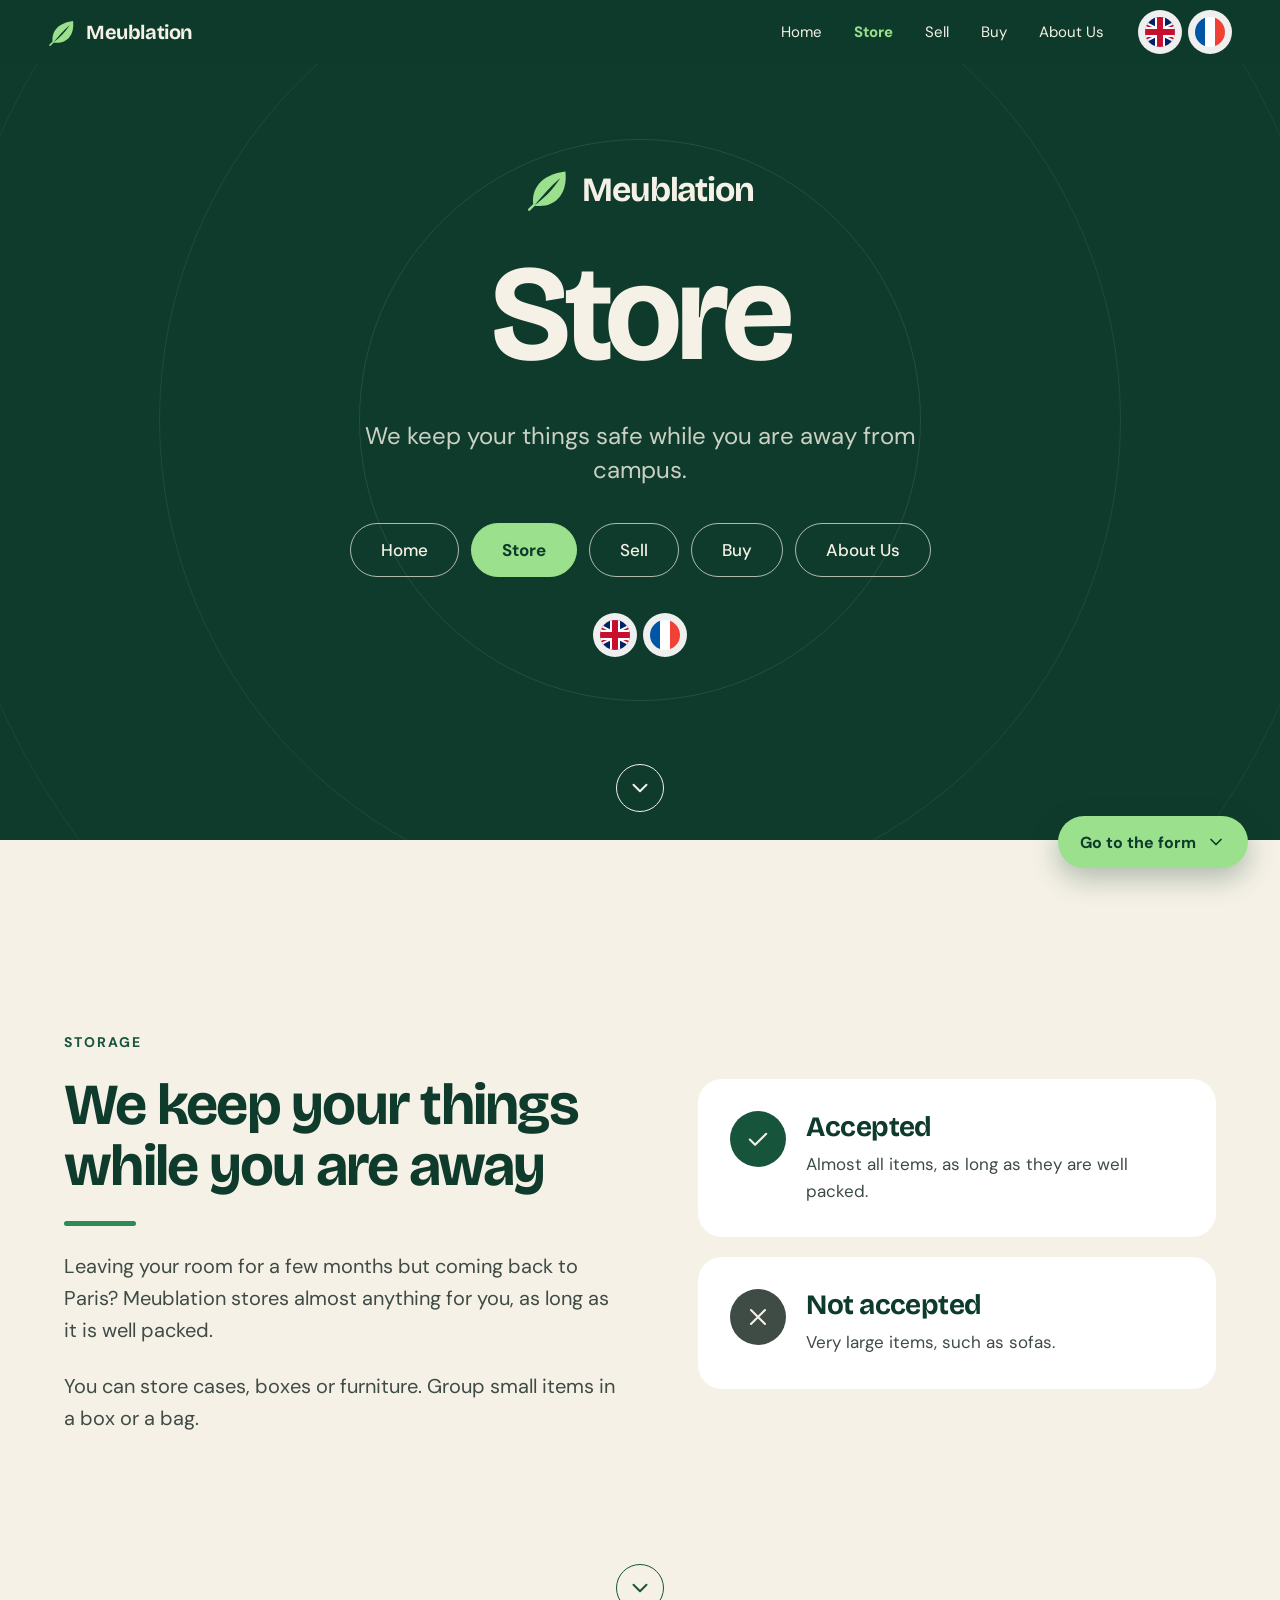
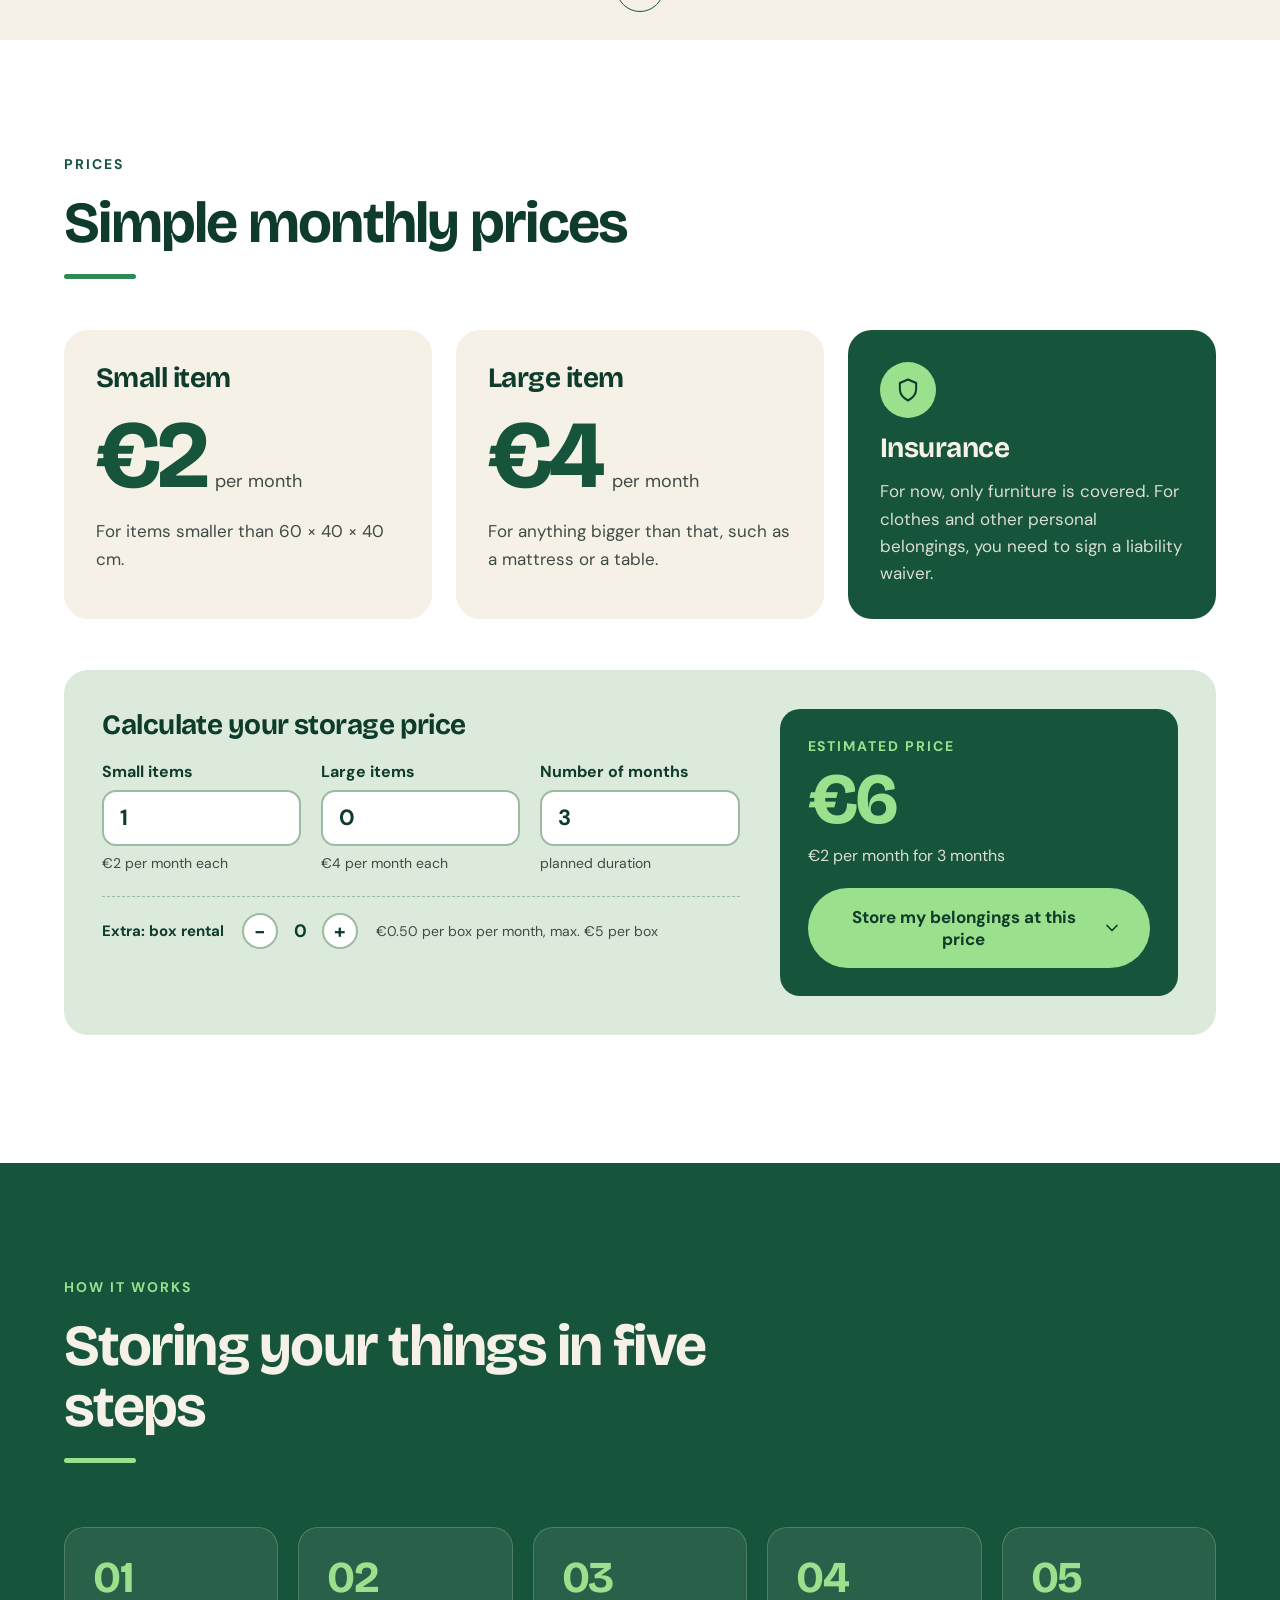
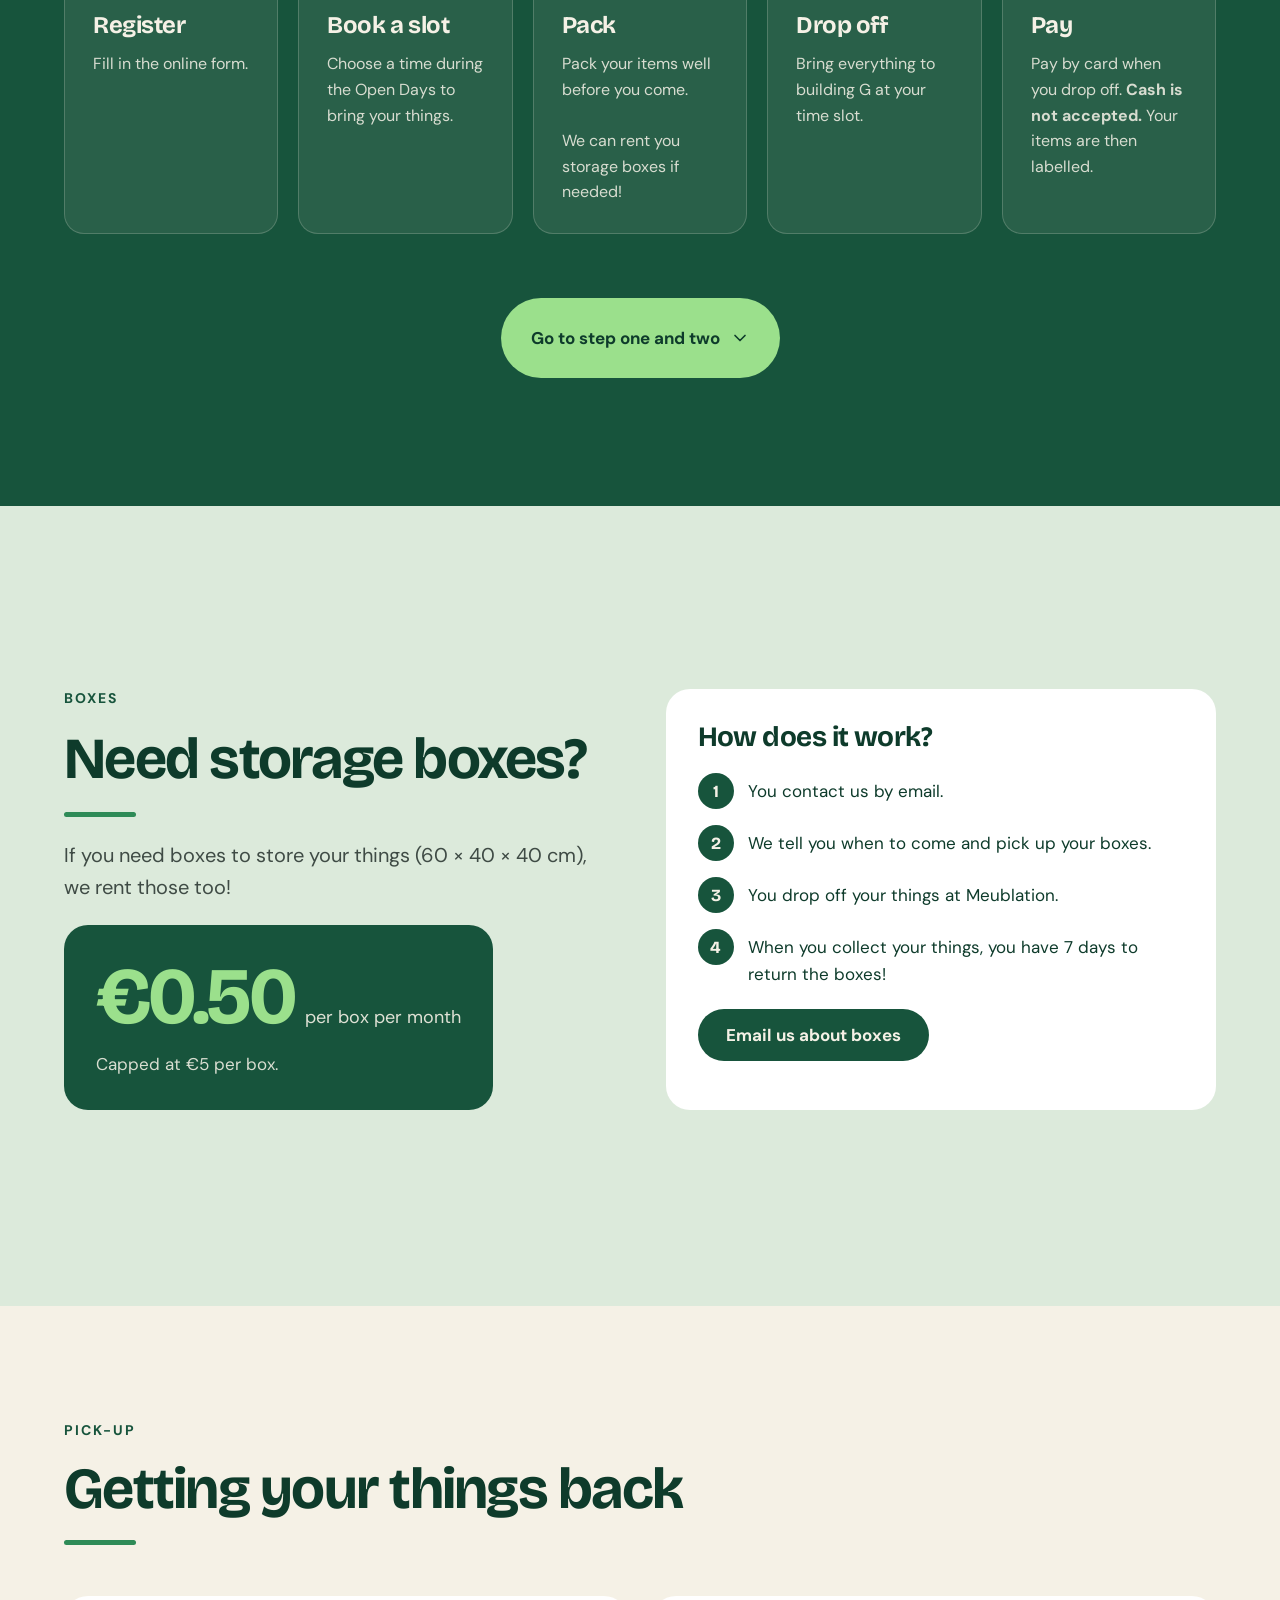
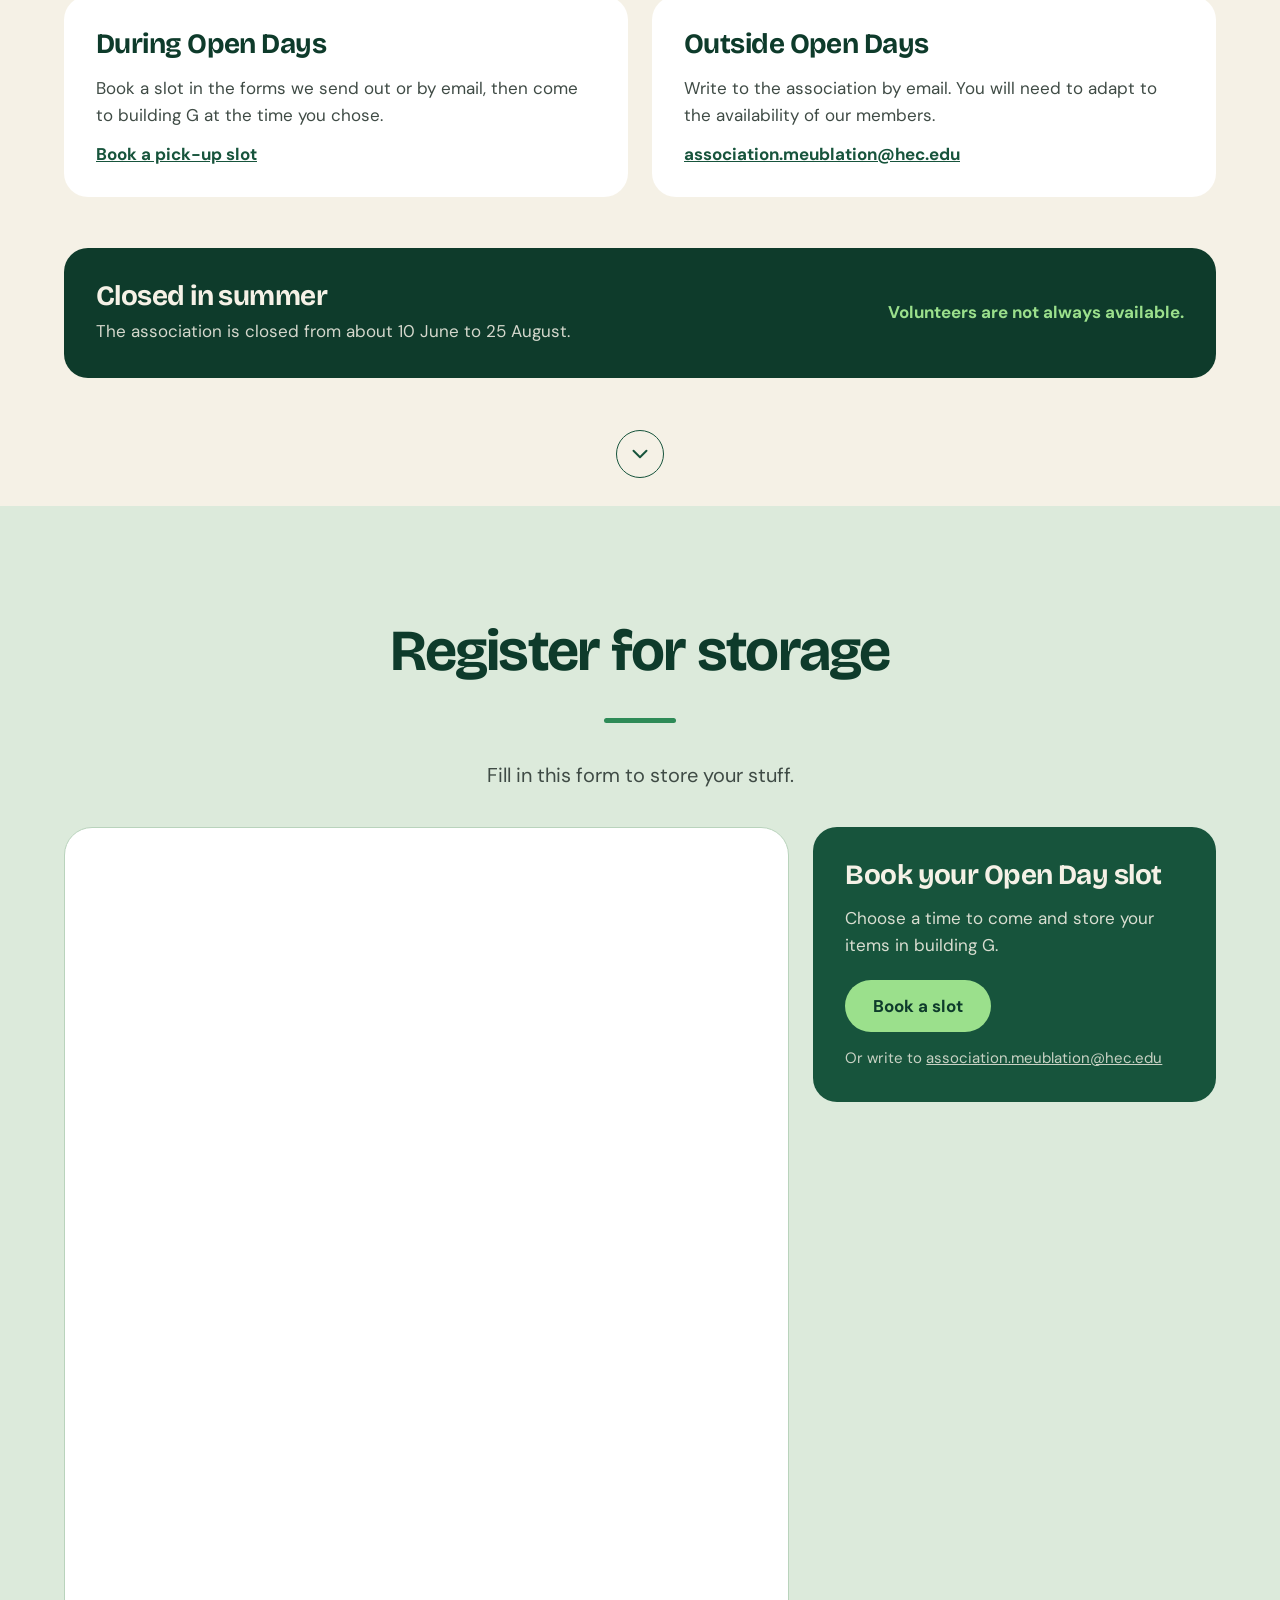
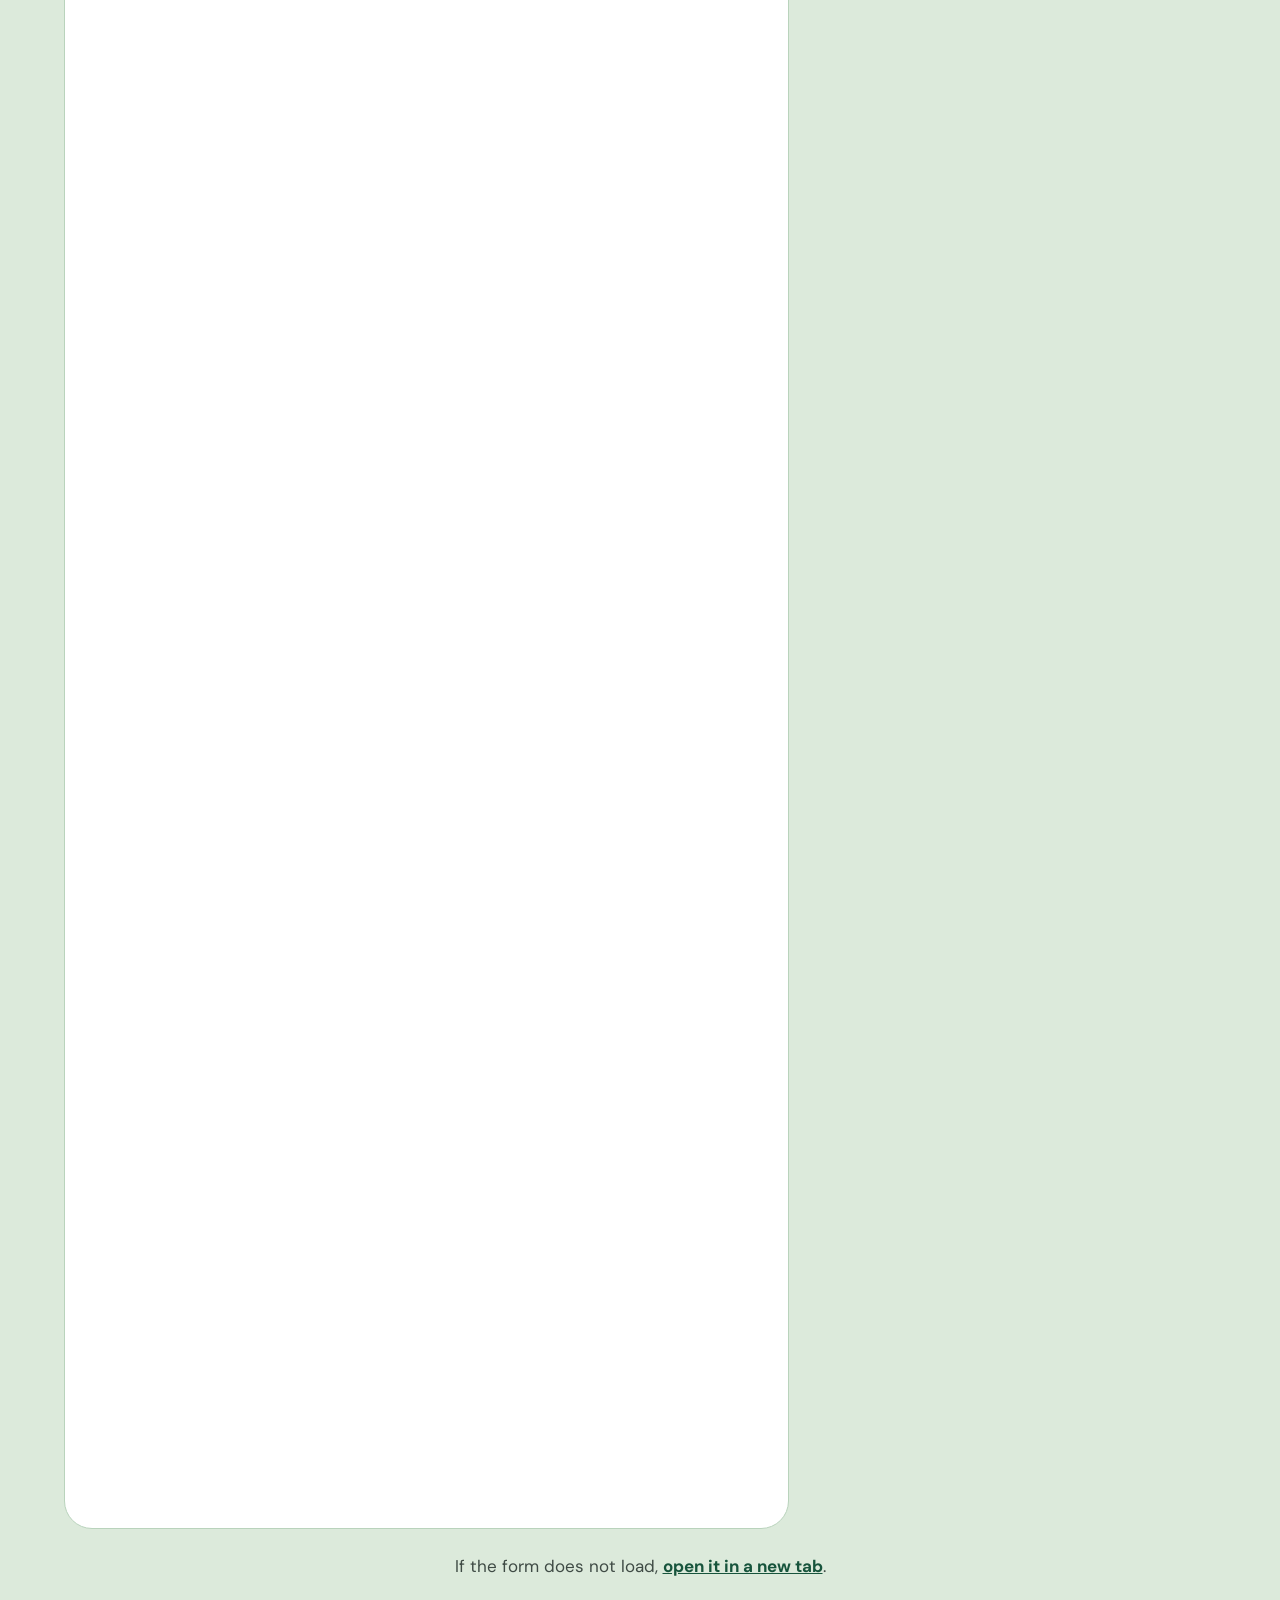
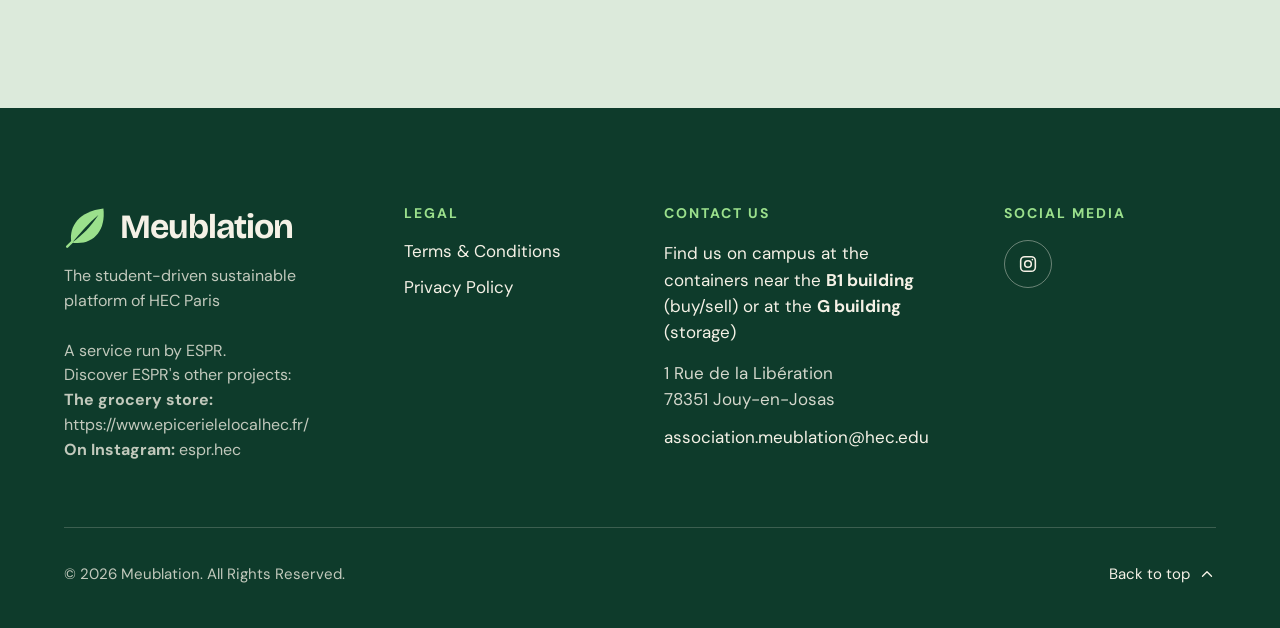
<file: store.html>
<!doctype html>
<html lang="en">
<head>
<meta charset="utf-8">
<meta name="viewport" content="width=device-width, initial-scale=1">
<script src="js/loader.js?v=20261029b"></script>
<title data-i18n="title-store">Meublation – Store</title>
<meta name="description" content="Store your belongings with Meublation while you are away from campus. Prices, steps and registration form." data-i18n-content="meta-desc">
<meta name="theme-color" content="#0E3B2B">
<meta property="og:site_name" content="Meublation">
<meta property="og:type" content="website">
<meta property="og:title" content="Meublation – Store">
<meta property="og:description" content="Store your belongings with Meublation while you are away from campus. Prices, steps and registration form.">
<link rel="preconnect" href="https://fonts.googleapis.com">
<link rel="stylesheet" media="print" onload="this.media='all'" href="https://fonts.googleapis.com/css2?family=Bricolage+Grotesque:wght@500;700&amp;family=DM+Sans:wght@400;500;700&amp;display=swap">
<noscript><link rel="stylesheet" href="https://fonts.googleapis.com/css2?family=Bricolage+Grotesque:wght@500;700&amp;family=DM+Sans:wght@400;500;700&amp;display=swap"></noscript>
<style>
body { margin: 0; }
html { scroll-behavior: smooth; }
a { color: inherit; text-decoration: none; }
a:focus-visible { outline: 3px solid #2E8B57; outline-offset: 3px; }

.btn { transition: background 0.2s ease, color 0.2s ease, transform 0.2s ease; }
.btn:hover { transform: translateY(-2px); }
.btn-ghost:hover { background: #F5F1E6; color: #0E3B2B; }
.btn-solid:hover { background: #FFFFFF; }
.btn-dark:hover { background: #0E3B2B; }
.hb { display: inline-flex; align-items: center; justify-content: center; min-height: 52px; padding: 0 30px; border-radius: 999px; font-size: 17px; font-weight: 500; border: 1.5px solid rgba(245, 241, 230, 0.7); color: #F5F1E6; }
.hb-on { background: #9BE08C; color: #0E3B2B; border-color: #9BE08C; font-weight: 700; }
.nl { display: inline-flex; align-items: center; min-height: 44px; padding: 0 14px; border-radius: 999px; font-size: 15px; color: #F5F1E6; transition: background 0.2s ease; }
.nl:hover { background: rgba(245, 241, 230, 0.14); }
.nl-on { font-weight: 700; color: #9BE08C; }
.soc { width: 48px; height: 48px; box-sizing: border-box; border-radius: 50%; border: 1.5px solid rgba(245, 241, 230, 0.4); display: flex; align-items: center; justify-content: center; color: #F5F1E6; transition: background 0.2s ease, color 0.2s ease; }
.soc:hover { background: #F5F1E6; color: #0E3B2B; }
.fh { margin: 0 0 4px; font-size: 14px; font-weight: 700; letter-spacing: 0.14em; text-transform: uppercase; color: #9BE08C; }
.fl { font-size: 17px; color: #F5F1E6; }
.fl:hover { text-decoration: underline; }
.card { transition: transform 0.25s ease, box-shadow 0.25s ease; }
.card:hover { transform: translateY(-6px); box-shadow: 0 18px 40px rgba(14, 59, 43, 0.14); }

.sec { position: relative; box-sizing: border-box; min-height: 800px; display: flex; flex-direction: column; justify-content: center; padding: clamp(72px, 9vw, 120px) clamp(20px, 5vw, 64px) clamp(104px, 10vw, 148px); }
.wrap { width: 100%; max-width: 1200px; margin: 0 auto; }
.eyebrow { font-size: 14px; font-weight: 700; letter-spacing: 0.14em; text-transform: uppercase; }
.h2 { margin: 0; font-family: 'Bricolage Grotesque', 'DM Sans', sans-serif; font-weight: 700; font-size: clamp(34px, 4.6vw, 58px); line-height: 1.05; letter-spacing: -0.03em; }
.h3 { margin: 0; font-family: 'Bricolage Grotesque', 'DM Sans', sans-serif; font-weight: 700; font-size: 28px; line-height: 1.15; letter-spacing: -0.02em; }
.bar { width: 72px; height: 5px; border-radius: 3px; }
.txt { margin: 0; font-size: 17px; line-height: 1.6; }
.lead { margin: 0; font-size: clamp(17px, 1.6vw, 20px); line-height: 1.6; }
.cardb { box-sizing: border-box; padding: 32px; border-radius: 24px; display: flex; flex-direction: column; gap: 14px; min-width: 0; }
.ico { flex: none; width: 56px; height: 56px; border-radius: 50%; background: #17543C; color: #F5F1E6; display: flex; align-items: center; justify-content: center; }
.stepc { flex: 1 1 200px; min-width: 0; box-sizing: border-box; padding: 28px; border-radius: 20px; background: rgba(245, 241, 230, 0.08); border: 1px solid rgba(245, 241, 230, 0.2); display: flex; flex-direction: column; gap: 12px; }
.stepn { font-family: 'Bricolage Grotesque', 'DM Sans', sans-serif; font-weight: 700; font-size: 44px; line-height: 1; letter-spacing: -0.03em; color: #9BE08C; }
.next { position: absolute; left: 50%; bottom: 28px; margin-left: -24px; width: 48px; height: 48px; box-sizing: border-box; border-radius: 50%; border: 1.5px solid currentColor; display: flex; align-items: center; justify-content: center; transition: background 0.2s ease, color 0.2s ease; }
.next-dark { color: #17543C; }
.next-dark:hover { background: #17543C; color: #F5F1E6; }
.next-light { color: #F5F1E6; }
.next-light:hover { background: #F5F1E6; color: #0E3B2B; }

@keyframes introIn { from { opacity: 0; transform: translateY(28px); } to { opacity: 1; transform: none; } }
@keyframes rise { from { opacity: 0; transform: translateY(64px); } to { opacity: 1; transform: none; } }
@keyframes pop { from { opacity: 0; transform: translateY(32px) scale(0.92); } to { opacity: 1; transform: none; } }
@keyframes grow { from { transform: scaleX(0); } to { transform: scaleX(1); } }
@keyframes bob { 0%, 100% { transform: translateY(0); } 50% { transform: translateY(6px); } }
@keyframes barin { from { opacity: 0; transform: translateY(-100%); } to { opacity: 1; transform: none; } }

.intro { animation: introIn 0.9s cubic-bezier(0.2, 0.7, 0.2, 1) both; }
.intro-2 { animation-delay: 0.15s; }
.intro-3 { animation-delay: 0.3s; }
.intro-4 { animation-delay: 0.6s; }
.cue { animation: bob 1.8s ease-in-out infinite; }
.rule { transform-origin: left center; }

@supports (animation-timeline: view()) {
  .reveal { animation: rise linear both; animation-timeline: view(); animation-range: entry 0% entry 55%; }
  .pop { animation: pop linear both; animation-timeline: view(); animation-range: entry 0% entry 60%; }
  .rule { animation: grow linear both; animation-timeline: view(); animation-range: entry 10% entry 70%; }
  .d2 { animation-range: entry 8% entry 63%; }
  .d3 { animation-range: entry 16% entry 71%; }
  .d4 { animation-range: entry 24% entry 79%; }
  .d5 { animation-range: entry 30% entry 85%; }
  .topbar { animation: barin linear both; animation-timeline: scroll(root); animation-range: 480px 640px; }
}

@media (prefers-reduced-motion: reduce) {
  html { scroll-behavior: auto; }
  .intro, .reveal, .pop, .rule, .cue, .topbar { animation: none !important; }
}
.gotoform { position: fixed; right: clamp(16px, 3vw, 32px); bottom: clamp(16px, 3vw, 32px); z-index: 40; display: inline-flex; align-items: center; gap: 10px; min-height: 52px; padding: 0 22px; border-radius: 999px; background: #9BE08C; color: #0E3B2B; font-size: 16px; font-weight: 700; box-shadow: 0 10px 28px rgba(14, 59, 43, 0.3); transition: transform 0.2s ease, background 0.2s ease; }
.gotoform:hover { transform: translateY(-2px); background: #FFFFFF; }
@keyframes gofade { from { opacity: 0; visibility: hidden; transform: translateY(16px); } to { opacity: 1; transform: none; } }
@keyframes gohide { to { opacity: 0; visibility: hidden; transform: translateY(16px); } }
@supports (animation-timeline: view()) {
  #top { timeline-scope: --reg; }
  #register { view-timeline: --reg block; }
  .gotoform { animation: gofade linear both, gohide linear both; animation-timeline: scroll(root), --reg; animation-range: 480px 640px, entry 0% entry 35%; }
}
@media (prefers-reduced-motion: reduce) { .gotoform { animation: none !important; } }
.langs { display: inline-flex; align-items: center; gap: 6px; flex: none; }
.lang { width: 44px; height: 44px; box-sizing: border-box; padding: 5px; border-radius: 50%; border: 2px solid transparent; display: inline-flex; align-items: center; justify-content: center; transition: border-color 0.2s ease, transform 0.2s ease; }
.lang:hover { transform: scale(1.08); }
.lang-on { border-color: #9BE08C; }
.lang svg { display: block; width: 100%; height: 100%; border-radius: 50%; overflow: hidden; }
.topbar .langs { margin-left: 4px; }
@media (max-width: 640px) { .brand-txt { display: none; } .topbar { gap: 8px; } }
@media (max-width: 900px) { .form-aside { order: -1; flex-basis: 100%; } }
.gform { display: block; width: 100%; height: var(--gh, 1600px); border: 0; }
@media (max-width: 640px) { .gform { height: var(--gh-m, 2000px); } }
</style>
</head>
<body>
<div id="top" style="font-family: 'DM Sans', system-ui, sans-serif; color: #14201B; background: #F5F1E6;">
<nav aria-label="Main menu" class="topbar" data-i18n-aria="633292c6" style="position: sticky; top: 0; z-index: 30; height: 64px; margin-bottom: -64px; box-sizing: border-box; display: flex; align-items: center; gap: 16px; padding: 0 clamp(16px, 4vw, 48px); background: rgba(14, 59, 43, 0.94); color: #F5F1E6;">
<a href="index.html" style="display: flex; align-items: center; gap: 10px; flex: none; min-height: 44px; font-family: 'Bricolage Grotesque', 'DM Sans', sans-serif; font-weight: 700; font-size: 20px; letter-spacing: -0.02em; color: #F5F1E6;">
<svg aria-hidden="true" height="28" style="color: #0E3B2B;" viewbox="0 0 48 48" width="28"><path d="M8 42C5 24 17 8 43 5C46 31 30 46 8 42z" fill="#9BE08C"></path><path d="M9.5 41.5C18 31 27 21 37.5 12C29 25 20 34 9.5 41.5z" fill="currentColor"></path><path d="M8.5 41.5L3.5 46.5" fill="none" stroke="#9BE08C" stroke-linecap="round" stroke-width="2.6"></path></svg>
<span class="brand-txt">Meublation</span>
</a>
<div style="display: flex; gap: 4px; margin-left: auto; overflow-x: auto; min-width: 0; white-space: nowrap;">
<a class="nl" data-i18n="70f8bb9a" href="index.html">Home</a>
<a class="nl nl-on" data-i18n="0d8a7046" href="store.html">Store</a>
<a class="nl" data-i18n="fa3cf2ad" href="sell.html">Sell</a>
<a class="nl" data-i18n="7ceca51f" href="buy.html">Buy</a>
<a class="nl" data-i18n="c887b9d3" href="about.html">About Us</a>
</div>
<div aria-label="Language" class="langs" data-i18n-aria="6d40bece" role="group"><button aria-label="English" aria-pressed="true" class="lang" data-lang="en" title="English" type="button"><svg aria-hidden="true" preserveaspectratio="xMidYMid slice" viewbox="0 0 60 30"><rect fill="#012169" height="30" width="60"></rect><path d="M0 0L60 30M60 0L0 30" stroke="#FFFFFF" stroke-width="6"></path><path d="M0 0L60 30M60 0L0 30" stroke="#C8102E" stroke-width="2"></path><path d="M30 0V30M0 15H60" stroke="#FFFFFF" stroke-width="10"></path><path d="M30 0V30M0 15H60" stroke="#C8102E" stroke-width="6"></path></svg></button><button aria-label="Français" aria-pressed="false" class="lang" data-lang="fr" title="Français" type="button"><svg aria-hidden="true" preserveaspectratio="none" viewbox="0 0 3 2"><rect fill="#0055A4" height="2" width="1"></rect><rect fill="#FFFFFF" height="2" width="1" x="1"></rect><rect fill="#EF4135" height="2" width="1" x="2"></rect></svg></button></div>
</nav>
<!-- 1. Header -->
<header style="position: relative; overflow: hidden; min-height: 840px; box-sizing: border-box; display: flex; flex-direction: column; align-items: center; justify-content: center; gap: clamp(24px, 3.5vw, 36px); padding: 104px clamp(20px, 5vw, 64px) 120px; text-align: center; background: #0E3B2B; color: #F5F1E6;">
<div aria-hidden="true" style="position: absolute; left: 50%; top: 50%; width: 560px; height: 560px; border-radius: 50%; border: 1px solid rgba(245, 241, 230, 0.10); transform: translate(-50%, -50%);"></div>
<div aria-hidden="true" style="position: absolute; left: 50%; top: 50%; width: 960px; height: 960px; border-radius: 50%; border: 1px solid rgba(245, 241, 230, 0.08); transform: translate(-50%, -50%);"></div>
<div aria-hidden="true" style="position: absolute; left: 50%; top: 50%; width: 1400px; height: 1400px; border-radius: 50%; border: 1px solid rgba(245, 241, 230, 0.06); transform: translate(-50%, -50%);"></div>
<a class="intro" href="index.html" style="position: relative; display: flex; align-items: center; gap: 12px; min-height: 44px; font-family: 'Bricolage Grotesque', 'DM Sans', sans-serif; font-weight: 700; font-size: 34px; letter-spacing: -0.03em; color: #F5F1E6;">
<svg aria-hidden="true" height="44" style="color: #0E3B2B;" viewbox="0 0 48 48" width="44"><path d="M8 42C5 24 17 8 43 5C46 31 30 46 8 42z" fill="#9BE08C"></path><path d="M9.5 41.5C18 31 27 21 37.5 12C29 25 20 34 9.5 41.5z" fill="currentColor"></path><path d="M8.5 41.5L3.5 46.5" fill="none" stroke="#9BE08C" stroke-linecap="round" stroke-width="2.6"></path></svg>
      Meublation
    </a>
<h1 class="intro intro-2" data-i18n="0d8a7046" style="position: relative; margin: 0; font-family: 'Bricolage Grotesque', 'DM Sans', sans-serif; font-weight: 700; font-size: clamp(64px, 12vw, 136px); line-height: 1; letter-spacing: -0.04em;">Store</h1>
<p class="intro intro-2" data-i18n="8eababc7" style="position: relative; margin: 0; max-width: 620px; font-size: clamp(18px, 2.2vw, 24px); line-height: 1.4; color: rgba(245, 241, 230, 0.82);">We keep your things safe while you are away from campus.</p>
<nav aria-label="Sections" class="intro intro-3" data-i18n-aria="af4428ac" style="position: relative; display: flex; flex-wrap: wrap; justify-content: center; gap: 12px; max-width: 760px;">
<a class="btn btn-ghost hb" data-i18n="70f8bb9a" href="index.html">Home</a>
<a class="btn btn-solid hb hb-on" data-i18n="0d8a7046" href="store.html">Store</a>
<a class="btn btn-ghost hb" data-i18n="fa3cf2ad" href="sell.html">Sell</a>
<a class="btn btn-ghost hb" data-i18n="7ceca51f" href="buy.html">Buy</a>
<a class="btn btn-ghost hb" data-i18n="c887b9d3" href="about.html">About Us</a>
</nav>
<div class="intro intro-3" style="position: relative;"><div aria-label="Language" class="langs" data-i18n-aria="6d40bece" role="group"><button aria-label="English" aria-pressed="true" class="lang" data-lang="en" title="English" type="button"><svg aria-hidden="true" preserveaspectratio="xMidYMid slice" viewbox="0 0 60 30"><rect fill="#012169" height="30" width="60"></rect><path d="M0 0L60 30M60 0L0 30" stroke="#FFFFFF" stroke-width="6"></path><path d="M0 0L60 30M60 0L0 30" stroke="#C8102E" stroke-width="2"></path><path d="M30 0V30M0 15H60" stroke="#FFFFFF" stroke-width="10"></path><path d="M30 0V30M0 15H60" stroke="#C8102E" stroke-width="6"></path></svg></button><button aria-label="Français" aria-pressed="false" class="lang" data-lang="fr" title="Français" type="button"><svg aria-hidden="true" preserveaspectratio="none" viewbox="0 0 3 2"><rect fill="#0055A4" height="2" width="1"></rect><rect fill="#FFFFFF" height="2" width="1" x="1"></rect><rect fill="#EF4135" height="2" width="1" x="2"></rect></svg></button></div></div>
<a aria-label="Scroll down" class="next next-light intro intro-4" data-i18n-aria="0d504279" href="#what"><svg aria-hidden="true" class="cue" fill="none" height="26" stroke="currentColor" stroke-linecap="round" stroke-linejoin="round" stroke-width="1.8" viewbox="0 0 24 24" width="26"><path d="M6 9l6 6 6-6"></path></svg></a>
</header>
<!-- 3. What we store -->
<section class="sec" id="what" style="background: #F5F1E6;">
<div class="wrap" style="display: flex; flex-wrap: wrap; align-items: center; gap: clamp(36px, 6vw, 80px);">
<div style="flex: 1 1 420px; min-width: 0; display: flex; flex-direction: column; gap: 24px;">
<div class="eyebrow" data-i18n="9e092dda" style="color: #17543C;">Storage</div>
<h2 class="h2" data-i18n="710fff4f" style="color: #0E3B2B;">We keep your things while you are away</h2>
<div class="bar rule" style="background: #2E8B57;"></div>
<p class="lead" data-i18n="99a0477c" style="color: #3F4B45;">Leaving your room for a few months but coming back to Paris? Meublation stores almost anything for you, as long as it is well packed.</p>
<p class="lead" data-i18n="448886a9" style="color: #3F4B45;">You can store cases, boxes or furniture. Group small items in a box or a bag.</p>
</div>
<div style="flex: 1 1 380px; min-width: 0; display: flex; flex-direction: column; gap: 20px;">
<div class="cardb pop d2" style="background: #FFFFFF; flex-direction: row; align-items: flex-start; gap: 20px;">
<div class="ico"><svg aria-hidden="true" fill="none" height="28" stroke="currentColor" stroke-linecap="round" stroke-linejoin="round" stroke-width="1.8" viewbox="0 0 24 24" width="28"><path d="M5 12.5l4.5 4.5L19 7.5"></path></svg></div>
<div style="display: flex; flex-direction: column; gap: 8px;">
<h3 class="h3" data-i18n="61a0572c" style="color: #0E3B2B;">Accepted</h3>
<p class="txt" data-i18n="f6d4a7a3" style="color: #3F4B45;">Almost all items, as long as they are well packed.</p>
</div>
</div>
<div class="cardb pop d3" style="background: #FFFFFF; flex-direction: row; align-items: flex-start; gap: 20px;">
<div class="ico" style="background: #3F4B45;"><svg aria-hidden="true" fill="none" height="28" stroke="currentColor" stroke-linecap="round" stroke-linejoin="round" stroke-width="1.8" viewbox="0 0 24 24" width="28"><path d="M6 6l12 12M18 6L6 18"></path></svg></div>
<div style="display: flex; flex-direction: column; gap: 8px;">
<h3 class="h3" data-i18n="7cccebc0" style="color: #0E3B2B;">Not accepted</h3>
<p class="txt" data-i18n="49e13288" style="color: #3F4B45;">Very large items, such as sofas.</p>
</div>
</div>
</div>
</div>
<a aria-label="Next section" class="next next-dark" data-i18n-aria="affb8916" href="#prices"><svg aria-hidden="true" class="cue" fill="none" height="26" stroke="currentColor" stroke-linecap="round" stroke-linejoin="round" stroke-width="1.8" viewbox="0 0 24 24" width="26"><path d="M6 9l6 6 6-6"></path></svg></a>
</section>
<!-- 3. Prices -->
<section class="sec" id="prices" style="background: #FFFFFF;">
<div class="wrap" style="display: flex; flex-direction: column; gap: clamp(32px, 4vw, 56px);">
<div style="display: flex; flex-direction: column; gap: 20px; max-width: 760px;">
<div class="eyebrow" data-i18n="3f6ef31c" style="color: #17543C;">Prices</div>
<h2 class="h2" data-i18n="12822e47" style="color: #0E3B2B;">Simple monthly prices</h2>
<div class="bar rule" style="background: #2E8B57;"></div>
</div>
<div style="display: flex; flex-wrap: wrap; gap: 24px; align-items: stretch;">
<div class="cardb card pop" style="flex: 1 1 320px; background: #F5F1E6;">
<h3 class="h3" data-i18n="303d56a2" style="color: #0E3B2B;">Small item</h3>
<div style="display: flex; align-items: baseline; gap: 10px;">
<span style="font-family: 'Bricolage Grotesque', 'DM Sans', sans-serif; font-weight: 700; font-size: clamp(64px, 8vw, 96px); line-height: 1; letter-spacing: -0.04em; color: #17543C;">€2</span>
<span data-i18n="d0e619b2" style="font-size: 18px; color: #3F4B45;">per month</span>
</div>
<p class="txt" data-i18n="71664a93" style="color: #3F4B45;">For items smaller than 60 × 40 × 40 cm.</p>
</div>
<div class="cardb card pop d2" style="flex: 1 1 320px; background: #F5F1E6;">
<h3 class="h3" data-i18n="85f5cbad" style="color: #0E3B2B;">Large item</h3>
<div style="display: flex; align-items: baseline; gap: 10px;">
<span style="font-family: 'Bricolage Grotesque', 'DM Sans', sans-serif; font-weight: 700; font-size: clamp(64px, 8vw, 96px); line-height: 1; letter-spacing: -0.04em; color: #17543C;">€4</span>
<span data-i18n="d0e619b2" style="font-size: 18px; color: #3F4B45;">per month</span>
</div>
<p class="txt" data-i18n="244cfa67" style="color: #3F4B45;">For anything bigger than that, such as a mattress or a table.</p>
</div>
<div class="cardb card pop d3" style="flex: 1 1 320px; background: #17543C; color: #F5F1E6;">
<div class="ico" style="background: #9BE08C; color: #0E3B2B;"><svg aria-hidden="true" fill="none" height="28" stroke="currentColor" stroke-linecap="round" stroke-linejoin="round" stroke-width="1.7" viewbox="0 0 24 24" width="28"><path d="M12 3l7 3v5c0 5-3 8-7 10-4-2-7-5-7-10V6z"></path></svg></div>
<h3 class="h3" data-i18n="e3149c89">Insurance</h3>
<p class="txt" data-i18n="28e45934" style="color: rgba(245, 241, 230, 0.88);">For now, only furniture is covered. For clothes and other personal belongings, you need to sign a liability waiver.</p>
</div>
</div>
<div class="cardb" style="background: #DCEADB; flex-direction: row; flex-wrap: wrap; align-items: stretch; gap: 32px 40px; padding: clamp(24px, 3vw, 40px);">
<div style="flex: 3 1 460px; min-width: 0; display: flex; flex-direction: column; gap: 20px;">
<h3 class="h3" data-i18n="5bbfa866" style="color: #0E3B2B;">Calculate your storage price</h3>
<div style="display: flex; flex-wrap: wrap; gap: 20px;">
<div style="flex: 1 1 150px; min-width: 0; display: flex; flex-direction: column; gap: 8px;">
<label data-i18n="1bd0df7b" for="calc-small" style="font-size: 16px; font-weight: 700; color: #0E3B2B;">Small items</label>
<input data-calc-input="small" id="calc-small" inputmode="numeric" max="999" min="0" step="1" style="min-height: 56px; width: 100%; box-sizing: border-box; padding: 0 16px; border-radius: 14px; border: 2px solid #9DBBA0; background: #FFFFFF; color: #0E3B2B; font-family: inherit; font-size: 22px; font-weight: 700;" type="number" value="1"/>
<span data-i18n="aef3ba50" style="font-size: 14px; color: #3F4B45;">€2 per month each</span>
</div>
<div style="flex: 1 1 150px; min-width: 0; display: flex; flex-direction: column; gap: 8px;">
<label data-i18n="6b4c42e8" for="calc-large" style="font-size: 16px; font-weight: 700; color: #0E3B2B;">Large items</label>
<input data-calc-input="large" id="calc-large" inputmode="numeric" max="999" min="0" step="1" style="min-height: 56px; width: 100%; box-sizing: border-box; padding: 0 16px; border-radius: 14px; border: 2px solid #9DBBA0; background: #FFFFFF; color: #0E3B2B; font-family: inherit; font-size: 22px; font-weight: 700;" type="number" value="0"/>
<span data-i18n="89fee2f1" style="font-size: 14px; color: #3F4B45;">€4 per month each</span>
</div>
<div style="flex: 1 1 150px; min-width: 0; display: flex; flex-direction: column; gap: 8px;">
<label data-i18n="46135870" for="calc-months" style="font-size: 16px; font-weight: 700; color: #0E3B2B;">Number of months</label>
<input data-calc-input="months" id="calc-months" inputmode="numeric" max="999" min="0" step="1" style="min-height: 56px; width: 100%; box-sizing: border-box; padding: 0 16px; border-radius: 14px; border: 2px solid #9DBBA0; background: #FFFFFF; color: #0E3B2B; font-family: inherit; font-size: 22px; font-weight: 700;" type="number" value="3"/>
<span data-i18n="eb54dc52" style="font-size: 14px; color: #3F4B45;">planned duration</span>
</div>
</div>
<div style="margin-top: 4px; padding-top: 16px; border-top: 1px dashed #9DBBA0; display: flex; flex-wrap: wrap; align-items: center; gap: 10px 18px;">
<span data-i18n="7c35a6b4" style="font-size: 15px; font-weight: 700; color: #0E3B2B;">Extra: box rental</span>
<div style="display: inline-flex; align-items: center; gap: 8px;">
<button aria-label="Remove one box" data-box="dec" data-i18n-aria="94087c1b" style="width: 36px; height: 36px; border-radius: 50%; border: 2px solid #9DBBA0; background: #FFFFFF; color: #0E3B2B; font-family: inherit; font-size: 20px; font-weight: 700; line-height: 1; cursor: pointer;" type="button">−</button>
<span aria-live="polite" data-calc="boxes" style="min-width: 28px; text-align: center; font-size: 18px; font-weight: 700; color: #0E3B2B;">0</span>
<button aria-label="Add one box" data-box="inc" data-i18n-aria="70cebb1c" style="width: 36px; height: 36px; border-radius: 50%; border: 2px solid #9DBBA0; background: #FFFFFF; color: #0E3B2B; font-family: inherit; font-size: 20px; font-weight: 700; line-height: 1; cursor: pointer;" type="button">+</button>
</div>
<span data-i18n="d3a9cc28" style="font-size: 14px; color: #3F4B45;">€0.50 per box per month, max. €5 per box</span>
</div>
</div>
<div aria-live="polite" style="flex: 2 1 280px; min-width: 0; box-sizing: border-box; border-radius: 20px; background: #17543C; color: #F5F1E6; padding: 28px; display: flex; flex-direction: column; justify-content: center; gap: 8px;">
<div class="eyebrow" data-i18n="0f62137a" style="color: #9BE08C;">Estimated price</div>
<div style="font-family: 'Bricolage Grotesque', 'DM Sans', sans-serif; font-weight: 700; font-size: clamp(48px, 6vw, 72px); line-height: 1; letter-spacing: -0.04em; color: #9BE08C;"><span data-calc="total">€6</span></div>
<p class="txt" data-i18n="35ec6cf4" style="font-size: 16px; color: rgba(245, 241, 230, 0.88);"><span data-calc="monthly">€2</span> per month for <span data-calc="monthsLabel">3 months</span></p>
<p class="txt" data-box-line="" data-i18n="d9335ac6" style="display: none; font-size: 15px; color: rgba(245, 241, 230, 0.88);">+ <span data-calc="boxCost">€0</span> box rental</p>
<a class="btn btn-solid" data-i18n="d45402e3" href="#register" style="align-self: flex-start; margin-top: 12px; display: inline-flex; align-items: center; justify-content: center; gap: 10px; min-height: 56px; padding: 12px 28px; border-radius: 999px; background: #9BE08C; color: #0E3B2B; font-size: 17px; font-weight: 700; text-align: center;">Store my belongings at this price<svg aria-hidden="true" fill="none" height="20" stroke="currentColor" stroke-linecap="round" stroke-linejoin="round" stroke-width="2" style="flex: none;" viewbox="0 0 24 24" width="20"><path d="M6 9l6 6 6-6"></path></svg></a>
</div>
</div>
</div>
</section>
<!-- 4. Steps -->
<section class="sec" id="steps" style="background: #17543C; color: #F5F1E6;">
<div class="wrap" style="display: flex; flex-direction: column; gap: clamp(36px, 5vw, 64px);">
<div style="display: flex; flex-direction: column; gap: 20px; max-width: 760px;">
<div class="eyebrow" data-i18n="1dd6a17c" style="color: #9BE08C;">How it works</div>
<h2 class="h2" data-i18n="38a3ab1a">Storing your things in five steps</h2>
<div class="bar rule" style="background: #9BE08C;"></div>
</div>
<div style="display: flex; flex-wrap: wrap; gap: 20px;">
<div class="stepc pop">
<div class="stepn">01</div>
<h3 class="h3" data-i18n="d672995a" style="font-size: 24px;">Register</h3>
<p class="txt" data-i18n="bb4d4f51" style="font-size: 16px; color: rgba(245, 241, 230, 0.86);">Fill in the online form.</p>
</div>
<div class="stepc pop d2">
<div class="stepn">02</div>
<h3 class="h3" data-i18n="1aa33622" style="font-size: 24px;">Book a slot</h3>
<p class="txt" data-i18n="f38843d7" style="font-size: 16px; color: rgba(245, 241, 230, 0.86);">Choose a time during the Open Days to bring your things.</p>
</div>
<div class="stepc pop d3">
<div class="stepn">03</div>
<h3 class="h3" data-i18n="152a5035" style="font-size: 24px;">Pack</h3>
<p class="txt" data-i18n="07f1e119" style="font-size: 16px; color: rgba(245, 241, 230, 0.86);">Pack your items well before you come.<br/><br/>We can rent you storage boxes if needed!</p>
</div>
<div class="stepc pop d4">
<div class="stepn">04</div>
<h3 class="h3" data-i18n="3d71a25d" style="font-size: 24px;">Drop off</h3>
<p class="txt" data-i18n="6470fd0b" style="font-size: 16px; color: rgba(245, 241, 230, 0.86);">Bring everything to building G at your time slot.</p>
</div>
<div class="stepc pop d5">
<div class="stepn">05</div>
<h3 class="h3" data-i18n="80c37573" style="font-size: 24px;">Pay</h3>
<p class="txt" data-i18n="e04f049a" style="font-size: 16px; color: rgba(245, 241, 230, 0.86);">Pay by card when you drop off. <strong>Cash is not accepted.</strong> Your items are then labelled.</p>
</div>
</div>
<div style="display: flex; justify-content: center;">
<a class="btn btn-solid" href="#register" style="display: inline-flex; align-items: center; justify-content: center; gap: 10px; min-height: 56px; padding: 12px 30px; border-radius: 999px; background: #9BE08C; color: #0E3B2B; font-size: 17px; font-weight: 700; text-align: center;"><span data-i18n="eca6cb62">Go to step one and two</span><svg aria-hidden="true" fill="none" height="20" stroke="currentColor" stroke-linecap="round" stroke-linejoin="round" stroke-width="2" style="flex: none;" viewbox="0 0 24 24" width="20"><path d="M6 9l6 6 6-6"></path></svg></a>
</div>
</div>
</section>
<!-- 3b. Storage boxes -->
<section class="sec" id="boxes" style="background: #DCEADB;">
<div class="wrap" style="display: flex; flex-wrap: wrap; align-items: stretch; gap: clamp(28px, 4vw, 56px);">
<div style="flex: 1 1 380px; min-width: 0; display: flex; flex-direction: column; gap: 22px;">
<div class="eyebrow" data-i18n="8f11bdf9" style="color: #17543C;">boxes</div>
<h2 class="h2" data-i18n="912ba735" style="color: #0E3B2B;">Need storage boxes?</h2>
<div class="bar rule" style="background: #2E8B57;"></div>
<p class="lead" data-i18n="b74b69de" style="color: #3F4B45;">If you need boxes to store your things (60 × 40 × 40 cm), we rent those too!</p>
<div class="cardb card pop" style="background: #17543C; color: #F5F1E6; align-self: flex-start;">
<div style="display: flex; align-items: baseline; gap: 10px; flex-wrap: wrap;">
<span style="font-family: 'Bricolage Grotesque', 'DM Sans', sans-serif; font-weight: 700; font-size: clamp(56px, 7vw, 80px); line-height: 1; letter-spacing: -0.04em; color: #9BE08C;" data-i18n="crate-price">€0.50</span>
<span data-i18n="5d1e3921" style="font-size: 18px; color: rgba(245, 241, 230, 0.9);">per box per month</span>
</div>
<p class="txt" data-i18n="86e6ff92" style="color: rgba(245, 241, 230, 0.88);">Capped at €5 per box.</p>
</div>
</div>
<div class="cardb card pop d2" style="flex: 1 1 380px; background: #FFFFFF; gap: 20px;">
<h3 class="h3" data-i18n="e21860bf" style="color: #0E3B2B;">How does it work?</h3>
<ol style="list-style: none; margin: 0; padding: 0; display: flex; flex-direction: column; gap: 16px;">
<li style="display: flex; align-items: flex-start; gap: 14px;"><span style="flex: none; width: 36px; height: 36px; border-radius: 50%; background: #17543C; color: #F5F1E6; display: flex; align-items: center; justify-content: center; font-family: 'Bricolage Grotesque', 'DM Sans', sans-serif; font-weight: 700; font-size: 17px;">1</span><span class="txt" data-i18n="4a62a449" style="color: #0E3B2B; padding-top: 5px;">You contact us by email.</span></li>
<li style="display: flex; align-items: flex-start; gap: 14px;"><span style="flex: none; width: 36px; height: 36px; border-radius: 50%; background: #17543C; color: #F5F1E6; display: flex; align-items: center; justify-content: center; font-family: 'Bricolage Grotesque', 'DM Sans', sans-serif; font-weight: 700; font-size: 17px;">2</span><span class="txt" data-i18n="c38a0bde" style="color: #0E3B2B; padding-top: 5px;">We tell you when to come and pick up your boxes.</span></li>
<li style="display: flex; align-items: flex-start; gap: 14px;"><span style="flex: none; width: 36px; height: 36px; border-radius: 50%; background: #17543C; color: #F5F1E6; display: flex; align-items: center; justify-content: center; font-family: 'Bricolage Grotesque', 'DM Sans', sans-serif; font-weight: 700; font-size: 17px;">3</span><span class="txt" data-i18n="e71ce2b7" style="color: #0E3B2B; padding-top: 5px;">You drop off your things at Meublation.</span></li>
<li style="display: flex; align-items: flex-start; gap: 14px;"><span style="flex: none; width: 36px; height: 36px; border-radius: 50%; background: #17543C; color: #F5F1E6; display: flex; align-items: center; justify-content: center; font-family: 'Bricolage Grotesque', 'DM Sans', sans-serif; font-weight: 700; font-size: 17px;">4</span><span class="txt" data-i18n="0991899a" style="color: #0E3B2B; padding-top: 5px;">When you collect your things, you have 7 days to return the boxes!</span></li>
</ol>
<a class="btn btn-dark" data-href-fr="mailto:association.meublation@hec.edu?subject=Caisses%20de%20stockage" data-i18n="5a37e236" href="mailto:association.meublation@hec.edu?subject=Storage%20boxes" style="align-self: flex-start; display: inline-flex; align-items: center; min-height: 52px; padding: 0 28px; border-radius: 999px; background: #17543C; color: #F5F1E6; font-size: 17px; font-weight: 700;">Email us about boxes</a>
</div>
</div>
</section>
<!-- 5. Pick-up -->
<section class="sec" id="pickup" style="background: #F5F1E6;">
<div class="wrap" style="display: flex; flex-direction: column; gap: clamp(32px, 4vw, 56px);">
<div style="display: flex; flex-direction: column; gap: 20px; max-width: 760px;">
<div class="eyebrow" data-i18n="9b7e12ad" style="color: #17543C;">Pick-up</div>
<h2 class="h2" data-i18n="d47c0588" style="color: #0E3B2B;">Getting your things back</h2>
<div class="bar rule" style="background: #2E8B57;"></div>
</div>
<div style="display: flex; flex-wrap: wrap; gap: 24px; align-items: stretch;">
<div class="cardb card pop" style="flex: 1 1 320px; background: #FFFFFF;">
<h3 class="h3" data-i18n="9cbee29f" style="color: #0E3B2B;">During Open Days</h3>
<p class="txt" data-i18n="6b1c8df6" style="color: #3F4B45;">Book a slot in the forms we send out or by email, then come to building G at the time you chose.</p>
<a class="btn" data-href-fr="mailto:association.meublation@hec.edu?subject=Cr%C3%A9neau%20de%20r%C3%A9cup%C3%A9ration%20%28stockage%29&amp;body=Bonjour%20l%27%C3%A9quipe%20Meublation%2C%0D%0A%0D%0AJe%20souhaite%20r%C3%A9server%20un%20cr%C3%A9neau%20pour%20r%C3%A9cup%C3%A9rer%20mes%20affaires%20stock%C3%A9es%20pendant%20les%20Open%20Days.%0D%0A%0D%0ANom%20%3A%0D%0ADate%20et%20heure%20souhait%C3%A9es%20%3A%0D%0A" data-i18n="797ae8a4" data-od-link="pickup" href="mailto:association.meublation@hec.edu?subject=Pick-up%20slot%20%28storage%29&amp;body=Hello%20Meublation%20team%2C%0D%0A%0D%0AI%20would%20like%20to%20book%20a%20slot%20to%20pick%20up%20my%20stored%20items%20during%20the%20Open%20Days.%0D%0A%0D%0AName%3A%0D%0APreferred%20date%20and%20time%3A%0D%0A" style="align-self: flex-start; margin-top: auto; font-size: 17px; font-weight: 700; color: #17543C; text-decoration: underline;">Book a pick-up slot</a>
</div>
<div class="cardb card pop d2" style="flex: 1 1 320px; background: #FFFFFF;">
<h3 class="h3" data-i18n="604e5aac" style="color: #0E3B2B;">Outside Open Days</h3>
<p class="txt" data-i18n="a0ae9d32" style="color: #3F4B45;">Write to the association by email. You will need to adapt to the availability of our members.</p>
<a class="btn" href="mailto:association.meublation@hec.edu" style="align-self: flex-start; margin-top: auto; font-size: 17px; font-weight: 700; color: #17543C; text-decoration: underline;">association.meublation@hec.edu</a>
</div>
</div>
<div class="cardb pop d3" style="background: #0E3B2B; color: #F5F1E6; flex-direction: row; flex-wrap: wrap; align-items: center; justify-content: space-between; gap: 16px 32px;">
<div style="display: flex; flex-direction: column; gap: 6px;">
<h3 class="h3" data-i18n="3c230762">Closed in summer</h3>
<p class="txt" data-i18n="e34933f8" style="color: rgba(245, 241, 230, 0.86);">The association is closed from about 10 June to 25 August.</p>
</div>
<p class="txt" data-i18n="5043fbd9" style="color: #9BE08C; font-weight: 700;">Volunteers are not always available.</p>
</div>
</div>
<a aria-label="Go to the form" class="next next-dark" data-i18n-aria="f3cc481e" href="#register"><svg aria-hidden="true" class="cue" fill="none" height="26" stroke="currentColor" stroke-linecap="round" stroke-linejoin="round" stroke-width="1.8" viewbox="0 0 24 24" width="26"><path d="M6 9l6 6 6-6"></path></svg></a>
</section>
<!-- 7. Register (form just above the footer) -->
<section class="sec" id="register" style="background: #DCEADB;">
<div class="wrap" style="display: flex; flex-direction: column; align-items: center; gap: clamp(24px, 3.5vw, 36px); text-align: center;">
<h2 class="h2" data-i18n="102d423f" style="color: #0E3B2B;">Register for storage</h2>
<div class="bar rule" style="background: #2E8B57;"></div>
<p class="lead" data-i18n="57228a0e" style="max-width: 560px; color: #3F4B45;">Fill in this form to store your stuff.</p>
<div style="width: 100%; display: flex; flex-wrap: wrap; gap: 24px; align-items: flex-start; text-align: left;">
<div class="pop d2" style="flex: 2 1 520px; min-width: 0; box-sizing: border-box; border-radius: 28px; overflow: hidden; background: #FFFFFF; border: 1px solid #B9D3BC;"><iframe class="gform" data-i18n-title="frm-store" loading="lazy" src="https://docs.google.com/forms/d/e/1FAIpQLSd8L9rfWwZzJ1FG78e3KhtokeuB_8nmMI01JP4G4hkQTIwS5A/viewform?embedded=true" style="--gh: 2300px; --gh-m: 2500px;" title="Storage form">Loading…</iframe></div>
<div class="cardb card pop d3 form-aside" style="flex: 1 1 300px; align-self: flex-start; background: #17543C; color: #F5F1E6;">
<h3 class="h3" data-i18n="a2410f93">Book your Open Day slot</h3>
<p class="txt" data-i18n="9a77ccae" style="color: rgba(245, 241, 230, 0.88);">Choose a time to come and store your items in building G.</p>
<a class="btn btn-solid" data-href-fr="mailto:association.meublation@hec.edu?subject=Cr%C3%A9neau%20Open%20Day%20%28stockage%29&amp;body=Bonjour%20l%27%C3%A9quipe%20Meublation%2C%0D%0A%0D%0AJe%20souhaite%20r%C3%A9server%20un%20cr%C3%A9neau%20pendant%20les%20Open%20Days%20pour%20stocker%20mes%20affaires.%0D%0A%0D%0ANom%20%3A%0D%0ADate%20et%20heure%20souhait%C3%A9es%20%3A%0D%0ANombre%20d%27objets%20%3A%0D%0A" data-i18n="1aa33622" data-od-link="drop" href="mailto:association.meublation@hec.edu?subject=Open%20Day%20slot%20%28storage%29&amp;body=Hello%20Meublation%20team%2C%0D%0A%0D%0AI%20would%20like%20to%20book%20a%20slot%20during%20the%20Open%20Days%20to%20store%20my%20items.%0D%0A%0D%0AName%3A%0D%0APreferred%20date%20and%20time%3A%0D%0ANumber%20of%20items%3A%0D%0A" style="align-self: flex-start; margin-top: 6px; display: inline-flex; align-items: center; min-height: 52px; padding: 0 28px; border-radius: 999px; background: #9BE08C; color: #0E3B2B; font-size: 17px; font-weight: 700;">Book a slot</a>
<p class="txt" data-i18n="a5aaa58d" style="font-size: 15px; color: rgba(245, 241, 230, 0.8);">Or write to <a href="mailto:association.meublation@hec.edu" style="text-decoration: underline;">association.meublation@hec.edu</a></p>
</div>
<p class="txt" data-i18n="frm-fallback" style="flex: 0 0 100%; margin: 0; text-align: center; color: #3F4B45;">If the form does not load, <a href="https://docs.google.com/forms/d/e/1FAIpQLSd8L9rfWwZzJ1FG78e3KhtokeuB_8nmMI01JP4G4hkQTIwS5A/viewform" rel="noopener" style="font-weight: 700; color: #17543C; text-decoration: underline;" target="_blank">open it in a new tab</a>.</p></div>
</div>
</section>
<!-- 6. Footer -->
<footer id="contact" style="min-height: 520px; box-sizing: border-box; display: flex; flex-direction: column; justify-content: space-between; gap: 56px; padding: clamp(64px, 8vw, 96px) clamp(20px, 5vw, 64px) 32px; background: #0E3B2B; color: #F5F1E6;">
<div class="wrap" style="display: flex; flex-wrap: wrap; gap: 48px;">
<div style="flex: 1 1 280px; min-width: 0; display: flex; flex-direction: column; gap: 16px;">
<div style="display: flex; align-items: center; gap: 12px; font-family: 'Bricolage Grotesque', 'DM Sans', sans-serif; font-weight: 700; font-size: 34px; letter-spacing: -0.03em;">
<svg aria-hidden="true" height="44" style="color: #0E3B2B;" viewbox="0 0 48 48" width="44"><path d="M8 42C5 24 17 8 43 5C46 31 30 46 8 42z" fill="#9BE08C"></path><path d="M9.5 41.5C18 31 27 21 37.5 12C29 25 20 34 9.5 41.5z" fill="currentColor"></path><path d="M8.5 41.5L3.5 46.5" fill="none" stroke="#9BE08C" stroke-linecap="round" stroke-width="2.6"></path></svg>
          Meublation
        </div>
<p data-i18n="54d88ef2" style="margin: 0; max-width: 300px; font-size: 16px; line-height: 1.55; color: rgba(245, 241, 230, 0.78);">The student-driven sustainable platform of HEC Paris<br/><br/>A service run by ESPR.<br/>Discover ESPR's other projects:<br/><b>The grocery store:</b> https://www.epicerielelocalhec.fr/<br/><b>On Instagram:</b> espr.hec</p>
</div>
<div style="flex: 1 1 200px; min-width: 0; display: flex; flex-direction: column; gap: 14px;">
<h3 class="fh" data-i18n="902c91d9">Legal</h3>
<a class="fl" data-i18n="d35f2b98" href="terms.html">Terms &amp; Conditions</a>
<a class="fl" data-i18n="9db108ba" href="privacy.html">Privacy Policy</a>
</div>
<div style="flex: 1 1 280px; min-width: 0; display: flex; flex-direction: column; gap: 14px;">
<h3 class="fh" data-i18n="9ad0ccff">Contact Us</h3>
<p data-i18n="bc536bba" style="margin: 0; font-size: 17px; line-height: 1.55; color: #F5F1E6;">Find us on campus at the containers near the <strong>B1 building</strong> (buy/sell) or at the <b>G building</b> (storage)</p>
<p style="margin: 0; font-size: 17px; line-height: 1.55; color: rgba(245, 241, 230, 0.86);">1 Rue de la Libération<br/>78351 Jouy-en-Josas</p>
<a class="fl" href="mailto:association.meublation@hec.edu">association.meublation@hec.edu</a>
</div>
<div style="flex: 1 1 200px; min-width: 0; display: flex; flex-direction: column; gap: 14px;">
<h3 class="fh" data-i18n="7e89cf43">Social media</h3>
<div style="display: flex; gap: 12px;">
<a aria-label="Instagram" class="soc" href="https://www.instagram.com/meublation/"><svg aria-hidden="true" fill="none" height="22" stroke="currentColor" stroke-linecap="round" stroke-linejoin="round" stroke-width="1.7" viewbox="0 0 24 24" width="22"><rect height="16" rx="4.5" width="16" x="4" y="4"></rect><circle cx="12" cy="12" r="3.6"></circle><path d="M16.8 7.2v.1"></path></svg></a>
</div>
</div>
</div>
<div class="wrap" style="box-sizing: border-box; padding-top: 24px; border-top: 1px solid rgba(245, 241, 230, 0.2); display: flex; flex-wrap: wrap; align-items: center; justify-content: space-between; gap: 12px;">
<div data-i18n="ce3abfdf" style="font-size: 15px; color: rgba(245, 241, 230, 0.78);">© 2026 Meublation. All Rights Reserved.</div>
<a class="fl" data-i18n="5ca71faa" href="#top" style="display: inline-flex; align-items: center; gap: 8px; min-height: 44px; font-size: 15px;">
        Back to top
        <svg aria-hidden="true" fill="none" height="18" stroke="currentColor" stroke-linecap="round" stroke-linejoin="round" stroke-width="1.8" viewbox="0 0 24 24" width="18"><path d="M6 15l6-6 6 6"></path></svg>
</a>
</div>
</footer>
<a class="gotoform" data-i18n="aef12c87" href="#register">Go to the form<svg aria-hidden="true" fill="none" height="20" stroke="currentColor" stroke-linecap="round" stroke-linejoin="round" stroke-width="2" viewbox="0 0 24 24" width="20"><path d="M6 9l6 6 6-6"></path></svg></a>
</div>
<script>
/* French translations. "id": "French text". The id is the value of data-i18n in the HTML. */
window.MEUBLATION_FR = {
  "70f8bb9a": "Accueil",
  "0d8a7046": "Stockage",
  "fa3cf2ad": "Vendre",
  "7ceca51f": "Acheter",
  "c887b9d3": "Qui sommes-nous",
  "8eababc7": "Nous gardons vos affaires en sécurité pendant que vous êtes loin du campus.",
  "9e092dda": "Stockage",
  "710fff4f": "Nous gardons vos affaires pendant votre absence",
  "99a0477c": "Vous quittez votre chambre pour quelques mois mais vous revenez à Paris ? Meublation stocke (presque) tout pour vous.",
  "448886a9": "Vous pouvez stocker des valises, des cartons ou des meubles. Regroupez les petits objets dans des contenants fermés.",
  "61a0572c": "Accepté",
  "f6d4a7a3": "Presque tous les objets, à condition qu'ils soient bien emballés.",
  "7cccebc0": "Non accepté",
  "49e13288": "Les objets très volumineux, comme les canapés. Et les petits objets non emballés.",
  "3f6ef31c": "Tarifs",
  "12822e47": "Des tarifs mensuels simples",
  "303d56a2": "Petit objet",
  "d0e619b2": "par mois",
  "71664a93": "Pour les objets de moins de 60 × 40 × 40 cm.",
  "85f5cbad": "Gros objet",
  "244cfa67": "Pour tout ce qui est plus grand, comme un matelas ou une table.",
  "e3149c89": "Assurance",
  "28e45934": "Pour l'instant, seuls les meubles sont couverts. Pour les vêtements et les autres effets personnels, vous devez signer une décharge de responsabilité.",
  "5bbfa866": "Calculez le prix de votre stockage",
  "1bd0df7b": "Petits objets",
  "aef3ba50": "2 € par mois chacun",
  "6b4c42e8": "Grands objets",
  "89fee2f1": "4 € par mois chacun",
  "46135870": "Nombre de mois",
  "eb54dc52": "durée envisagée",
  "7c35a6b4": "Supplément location de contenants",
  "crate-price": "0,50 €",
  "d3a9cc28": "0,50 € par caisse et par mois, max. 5 € par caisse",
  "0f62137a": "Prix estimé",
  "35ec6cf4": "<span data-calc=\"monthly\">2 €<\/span> par mois pendant <span data-calc=\"monthsLabel\">3 mois<\/span>",
  "d9335ac6": "+ <span data-calc=\"boxCost\">0 €<\/span> de location de caisses",
  "d45402e3": "Stocker mes affaires à ce prix-là<svg aria-hidden=\"true\" fill=\"none\" height=\"20\" stroke=\"currentColor\" stroke-linecap=\"round\" stroke-linejoin=\"round\" stroke-width=\"2\" style=\"flex: none;\" viewbox=\"0 0 24 24\" width=\"20\"><path d=\"M6 9l6 6 6-6\"><\/path><\/svg>",
  "1dd6a17c": "Comment ça marche",
  "38a3ab1a": "Stocker vos affaires en cinq étapes",
  "d672995a": "S'inscrire",
  "bb4d4f51": "Remplissez le formulaire en ligne.",
  "1aa33622": "Réserver un créneau",
  "f38843d7": "Choisissez un horaire pendant les journées d'ouverture pour apporter vos affaires (forms ou mail)",
  "152a5035": "Emballer",
  "07f1e119": "Emballez bien vos affaires avant de venir.<br/><br/>On peut vous louer des caisses de rangement si besoin !",
  "3d71a25d": "Déposer",
  "6470fd0b": "Apportez tout au bâtiment G à l'horaire choisi.",
  "80c37573": "Payer",
  "e04f049a": "Payez par carte lors du dépôt. <strong>Les paiements en espèces ne sont pas acceptés.<\/strong> Vos affaires sont ensuite étiquetées.",
  "eca6cb62": "Passer à l'étape 1 et 2",
  "8f11bdf9": "Caisses",
  "912ba735": "Besoin de caisses de stockage ?",
  "b74b69de": "Si vous avez besoin de caisses pour stocker vos affaires (60 × 40 × 40 cm), nous vous en louons également !",
  "5d1e3921": "par caisse et par mois",
  "86e6ff92": "Dans la limite de 5 € par caisse !",
  "e21860bf": "Comment ça marche ?",
  "4a62a449": "Vous nous contactez par mail.",
  "c38a0bde": "Nous vous disons quand venir chercher vos caisses.",
  "e71ce2b7": "Vous déposez vos affaires à Meublation.",
  "0991899a": "Quand vous récupérez vos affaires, vous avez 7 jours pour nous rendre les caisses !",
  "5a37e236": "Nous écrire pour des caisses",
  "9b7e12ad": "Récupération",
  "d47c0588": "Récupérer vos affaires",
  "9cbee29f": "Pendant les Open Days",
  "6b1c8df6": "Réservez un créneau dans les forms que l'on envoie ou par e-mail, puis venez au bâtiment G à l'horaire choisi.",
  "797ae8a4": "Réserver un créneau de récupération",
  "604e5aac": "En dehors des Open Days",
  "a0ae9d32": "Écrivez à l'association par e-mail. Vous devrez vous adapter aux disponibilités de nos membres.",
  "3c230762": "Fermé en été",
  "e34933f8": "L'association est fermée d'environ le 10 juin au 25 août.",
  "5043fbd9": "Les bénévoles ne sont pas toujours disponibles, <br/>dont parfois en période scolaire.",
  "102d423f": "S'inscrire au stockage",
  "57228a0e": "Remplissez ce formulaire pour stocker vos affaires, puis réservez un créneau pour venir.",
  "f5a0865d": "Le formulaire Google (en anglais) s'affiche ici sur le site final.",
  "675826dd": "Ouvrir le formulaire dans un nouvel onglet",
  "a2410f93": "Réservez votre créneau Open Day",
  "9a77ccae": "Choisissez un horaire pour venir stocker vos affaires au bâtiment G.",
  "a5aaa58d": "Ou écrivez à <a>association.meublation@hec.edu<\/a>",
  "54d88ef2": "La plateforme étudiante et durable de HEC Paris<br/><br/>Un service proposé par ESPR.<br/>Découvrir les autres projets d'ESPR : <br/><b>L'épicerie:<\/b> https://www.epicerielelocalhec.fr/ <br/><b>Sur instagram:<\/b> espr.hec",
  "902c91d9": "Mentions légales",
  "d35f2b98": "Conditions générales",
  "9db108ba": "Politique de confidentialité",
  "9ad0ccff": "Nous contacter",
  "bc536bba": "Retrouvez-nous sur le campus, aux containers près du <strong>bâtiment B1<\/strong> (achat/vente) ou au <b>bâtiment G<\/b> (stockage)",
  "7e89cf43": "Réseaux sociaux",
  "ce3abfdf": "© 2026 Meublation. Tous droits réservés.",
  "5ca71faa": "Retour en haut <svg aria-hidden=\"true\" fill=\"none\" height=\"18\" stroke=\"currentColor\" stroke-linecap=\"round\" stroke-linejoin=\"round\" stroke-width=\"1.8\" viewbox=\"0 0 24 24\" width=\"18\"><path d=\"M6 15l6-6 6 6\"><\/path><\/svg>",
  "aef12c87": "Accéder au formulaire<svg aria-hidden=\"true\" fill=\"none\" height=\"20\" stroke=\"currentColor\" stroke-linecap=\"round\" stroke-linejoin=\"round\" stroke-width=\"2\" viewbox=\"0 0 24 24\" width=\"20\"><path d=\"M6 9l6 6 6-6\"><\/path><\/svg>",
  "633292c6": "Menu principal",
  "6d40bece": "Langue",
  "af4428ac": "Rubriques",
  "0d504279": "Faire défiler vers le bas",
  "affb8916": "Section suivante",
  "94087c1b": "Retirer une caisse",
  "70cebb1c": "Ajouter une caisse",
  "f3cc481e": "Accéder au formulaire",
  "frm-store": "Formulaire de stockage (en anglais)",
  "frm-fallback": "Si le formulaire ne s'affiche pas, <a>ouvrez-le dans un nouvel onglet<\/a>.",
  "title-store": "Meublation – Stockage",
  "meta-desc": "Stockez vos affaires avec Meublation pendant que vous êtes loin du campus. Tarifs, étapes et formulaire d'inscription."
};
</script>
<script defer src="js/site.js?v=20261029b"></script>
<script defer src="js/store-calc.js?v=20261029b"></script>
<script defer src="js/opendays.js?v=20261029b"></script>
</body>
</html>
</file>
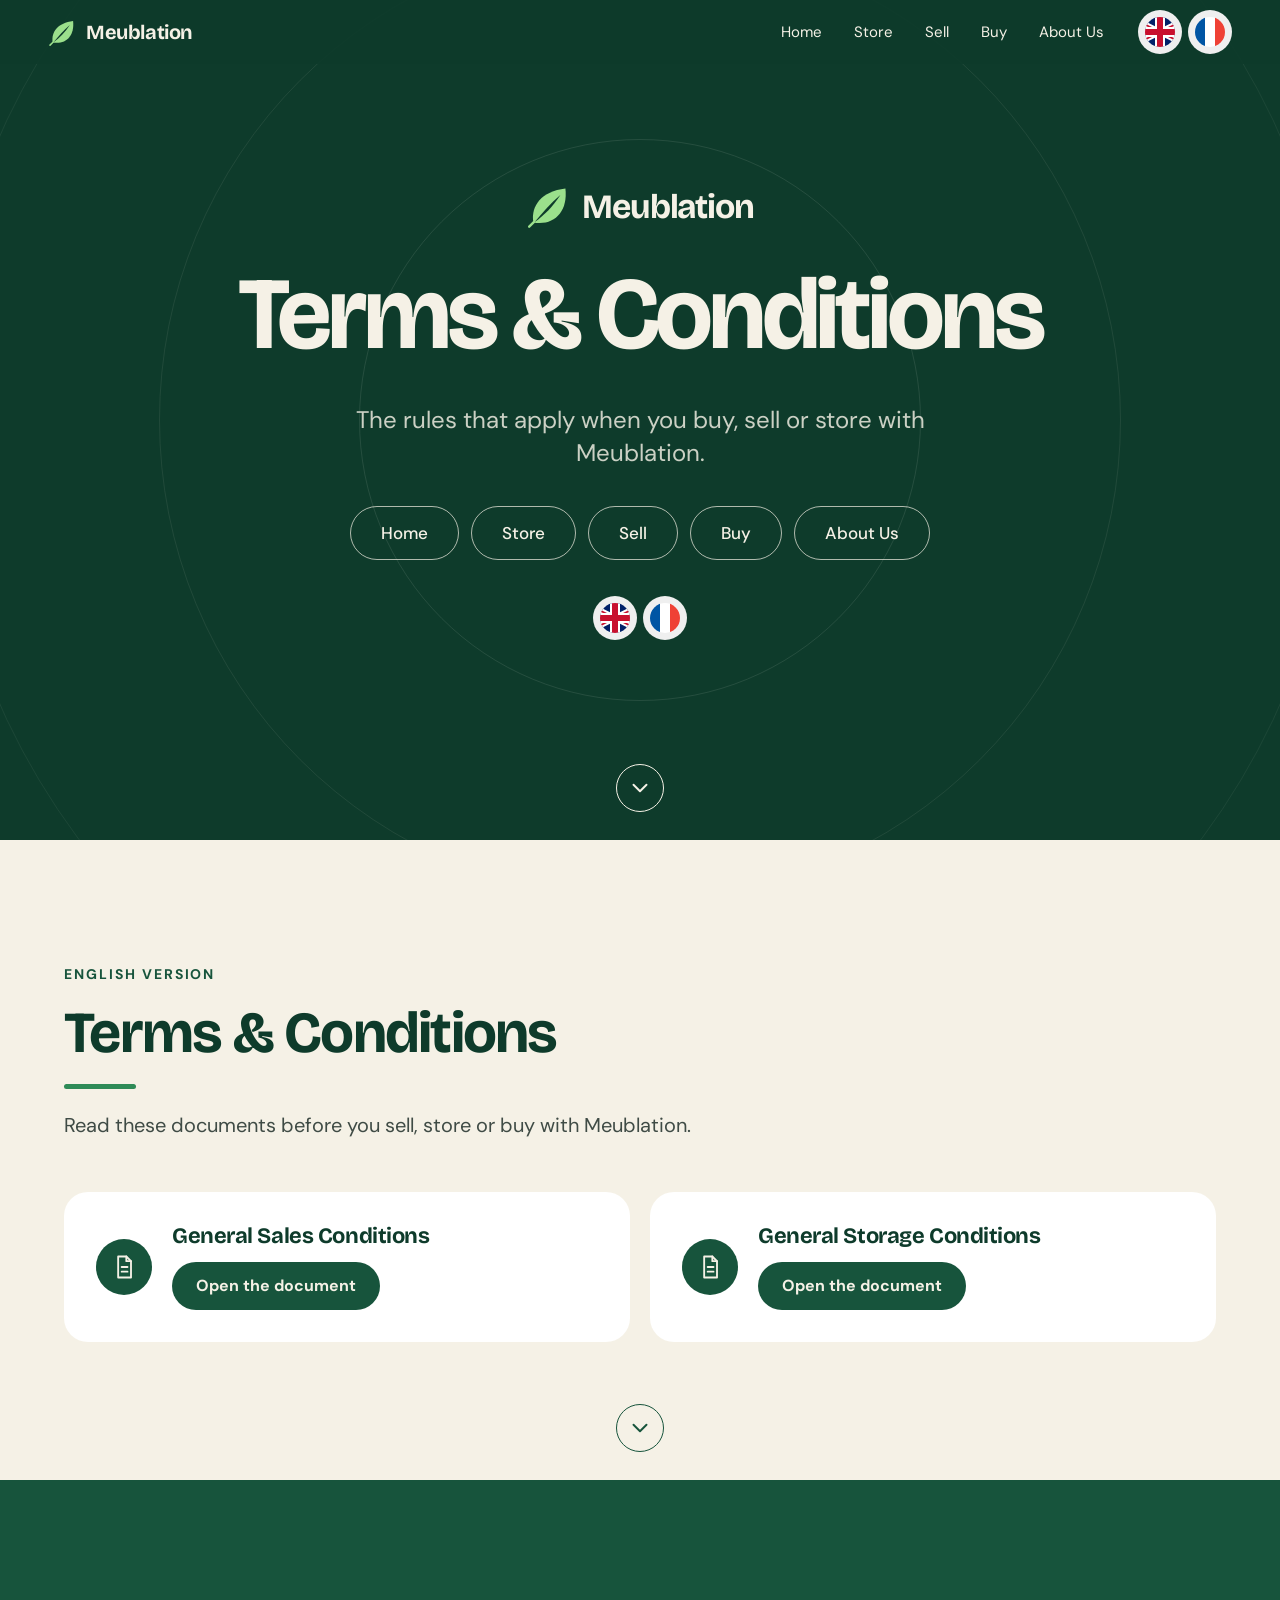
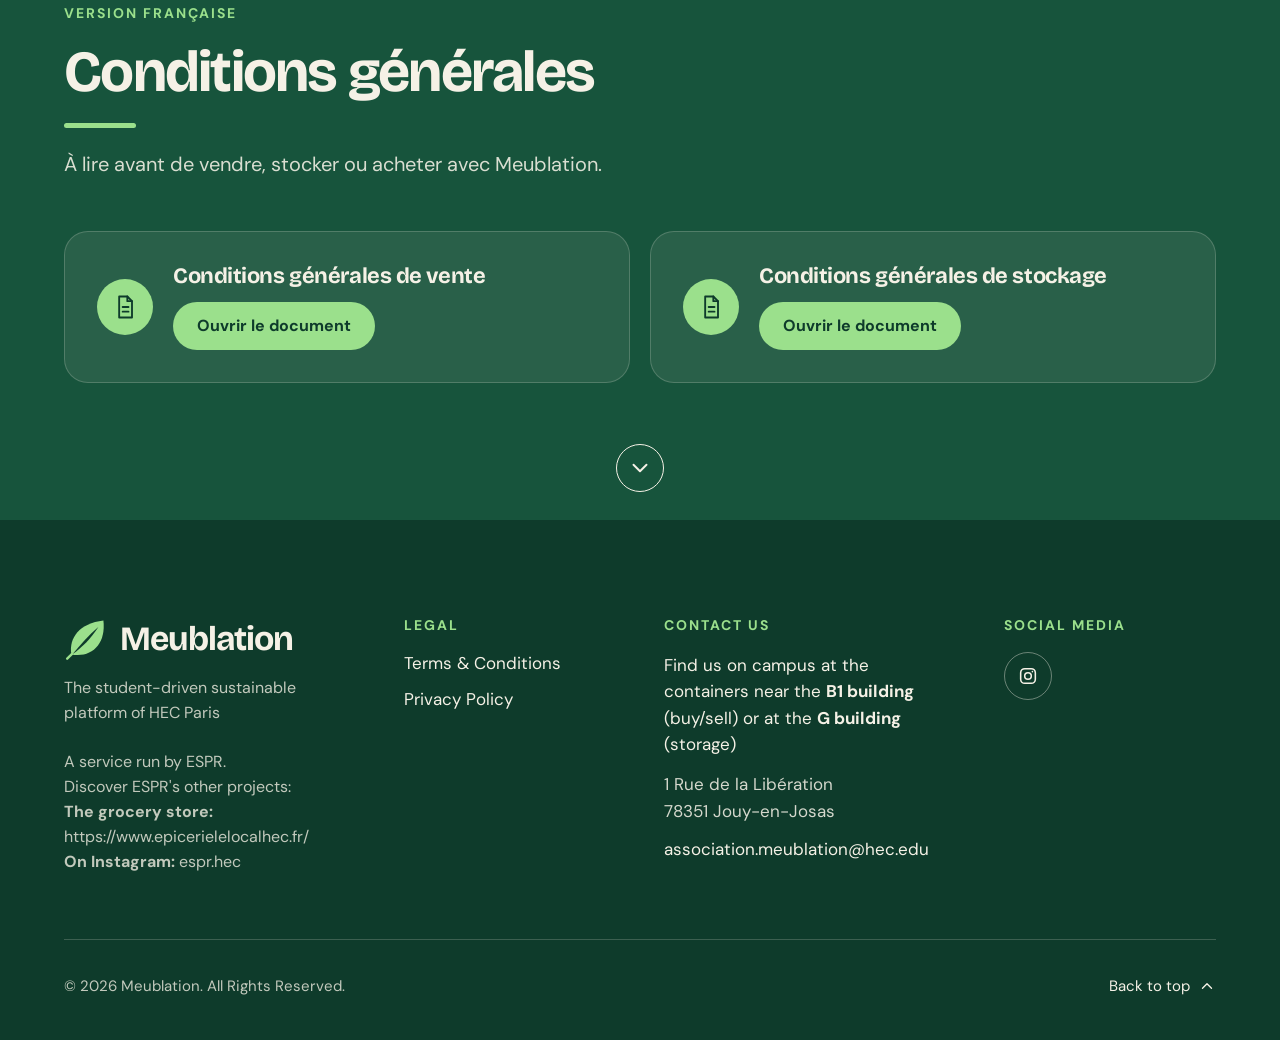
<file: terms.html>
<!doctype html>
<html lang="en">
<head>
<meta charset="utf-8">
<meta name="viewport" content="width=device-width, initial-scale=1">
<script src="js/loader.js?v=20261029b"></script>
<title data-i18n="title-terms">Meublation – Terms &amp; Conditions</title>
<meta name="description" content="General sales and storage conditions of Meublation, in English and French." data-i18n-content="meta-desc">
<meta name="theme-color" content="#0E3B2B">
<meta property="og:site_name" content="Meublation">
<meta property="og:type" content="website">
<meta property="og:title" content="Meublation – Terms &amp; Conditions">
<meta property="og:description" content="General sales and storage conditions of Meublation, in English and French.">
<link rel="preconnect" href="https://fonts.googleapis.com">
<link rel="stylesheet" media="print" onload="this.media='all'" href="https://fonts.googleapis.com/css2?family=Bricolage+Grotesque:wght@500;700&amp;family=DM+Sans:wght@400;500;700&amp;display=swap">
<noscript><link rel="stylesheet" href="https://fonts.googleapis.com/css2?family=Bricolage+Grotesque:wght@500;700&amp;family=DM+Sans:wght@400;500;700&amp;display=swap"></noscript>
<style>
body { margin: 0; }
html { scroll-behavior: smooth; }
a { color: inherit; text-decoration: none; }
a:focus-visible { outline: 3px solid #2E8B57; outline-offset: 3px; }

.btn { transition: background 0.2s ease, color 0.2s ease, transform 0.2s ease; }
.btn:hover { transform: translateY(-2px); }
.btn-ghost:hover { background: #F5F1E6; color: #0E3B2B; }
.btn-solid:hover { background: #FFFFFF; }
.btn-dark:hover { background: #0E3B2B; }
.hb { display: inline-flex; align-items: center; justify-content: center; min-height: 52px; padding: 0 30px; border-radius: 999px; font-size: 17px; font-weight: 500; border: 1.5px solid rgba(245, 241, 230, 0.7); color: #F5F1E6; }
.hb-on { background: #9BE08C; color: #0E3B2B; border-color: #9BE08C; font-weight: 700; }
.nl { display: inline-flex; align-items: center; min-height: 44px; padding: 0 14px; border-radius: 999px; font-size: 15px; color: #F5F1E6; transition: background 0.2s ease; }
.nl:hover { background: rgba(245, 241, 230, 0.14); }
.nl-on { font-weight: 700; color: #9BE08C; }
.soc { width: 48px; height: 48px; box-sizing: border-box; border-radius: 50%; border: 1.5px solid rgba(245, 241, 230, 0.4); display: flex; align-items: center; justify-content: center; color: #F5F1E6; transition: background 0.2s ease, color 0.2s ease; }
.soc:hover { background: #F5F1E6; color: #0E3B2B; }
.fh { margin: 0 0 4px; font-size: 14px; font-weight: 700; letter-spacing: 0.14em; text-transform: uppercase; color: #9BE08C; }
.fl { font-size: 17px; color: #F5F1E6; }
.fl:hover { text-decoration: underline; }
.card { transition: transform 0.25s ease, box-shadow 0.25s ease; }
.card:hover { transform: translateY(-6px); box-shadow: 0 18px 40px rgba(14, 59, 43, 0.14); }

.sec { position: relative; box-sizing: border-box; min-height: 800px; display: flex; flex-direction: column; justify-content: center; padding: clamp(72px, 9vw, 120px) clamp(20px, 5vw, 64px) clamp(104px, 10vw, 148px); }
.wrap { width: 100%; max-width: 1200px; margin: 0 auto; }
.eyebrow { font-size: 14px; font-weight: 700; letter-spacing: 0.14em; text-transform: uppercase; }
.h2 { margin: 0; font-family: 'Bricolage Grotesque', 'DM Sans', sans-serif; font-weight: 700; font-size: clamp(34px, 4.6vw, 58px); line-height: 1.05; letter-spacing: -0.03em; }
.h3 { margin: 0; font-family: 'Bricolage Grotesque', 'DM Sans', sans-serif; font-weight: 700; font-size: 28px; line-height: 1.15; letter-spacing: -0.02em; }
.bar { width: 72px; height: 5px; border-radius: 3px; }
.txt { margin: 0; font-size: 17px; line-height: 1.6; }
.lead { margin: 0; font-size: clamp(17px, 1.6vw, 20px); line-height: 1.6; }
.cardb { box-sizing: border-box; padding: 32px; border-radius: 24px; display: flex; flex-direction: column; gap: 14px; min-width: 0; }
.ico { flex: none; width: 56px; height: 56px; border-radius: 50%; background: #17543C; color: #F5F1E6; display: flex; align-items: center; justify-content: center; }
.stepc { flex: 1 1 320px; min-width: 0; box-sizing: border-box; padding: 28px; border-radius: 20px; background: rgba(245, 241, 230, 0.08); border: 1px solid rgba(245, 241, 230, 0.2); display: flex; flex-direction: column; gap: 12px; }
.stepn { font-family: 'Bricolage Grotesque', 'DM Sans', sans-serif; font-weight: 700; font-size: 44px; line-height: 1; letter-spacing: -0.03em; color: #9BE08C; }
.tile { flex: 1 1 240px; min-width: 0; aspect-ratio: 4 / 3; box-sizing: border-box; border-radius: 20px; background: #E3EDDF; display: flex; align-items: center; justify-content: center; color: #2E7D55; }
.next { position: absolute; left: 50%; bottom: 28px; margin-left: -24px; width: 48px; height: 48px; box-sizing: border-box; border-radius: 50%; border: 1.5px solid currentColor; display: flex; align-items: center; justify-content: center; transition: background 0.2s ease, color 0.2s ease; }
.next-dark { color: #17543C; }
.next-dark:hover { background: #17543C; color: #F5F1E6; }
.next-light { color: #F5F1E6; }
.next-light:hover { background: #F5F1E6; color: #0E3B2B; }

@keyframes introIn { from { opacity: 0; transform: translateY(28px); } to { opacity: 1; transform: none; } }
@keyframes rise { from { opacity: 0; transform: translateY(64px); } to { opacity: 1; transform: none; } }
@keyframes pop { from { opacity: 0; transform: translateY(32px) scale(0.92); } to { opacity: 1; transform: none; } }
@keyframes grow { from { transform: scaleX(0); } to { transform: scaleX(1); } }
@keyframes bob { 0%, 100% { transform: translateY(0); } 50% { transform: translateY(6px); } }
@keyframes barin { from { opacity: 0; transform: translateY(-100%); } to { opacity: 1; transform: none; } }

.intro { animation: introIn 0.9s cubic-bezier(0.2, 0.7, 0.2, 1) both; }
.intro-2 { animation-delay: 0.15s; }
.intro-3 { animation-delay: 0.3s; }
.intro-4 { animation-delay: 0.6s; }
.cue { animation: bob 1.8s ease-in-out infinite; }
.rule { transform-origin: left center; }

@supports (animation-timeline: view()) {
  .reveal { animation: rise linear both; animation-timeline: view(); animation-range: entry 0% entry 55%; }
  .pop { animation: pop linear both; animation-timeline: view(); animation-range: entry 0% entry 60%; }
  .rule { animation: grow linear both; animation-timeline: view(); animation-range: entry 10% entry 70%; }
  .d2 { animation-range: entry 8% entry 63%; }
  .d3 { animation-range: entry 16% entry 71%; }
  .d4 { animation-range: entry 24% entry 79%; }
  .d5 { animation-range: entry 30% entry 85%; }
  .topbar { animation: barin linear both; animation-timeline: scroll(root); animation-range: 480px 640px; }
}

@media (prefers-reduced-motion: reduce) {
  html { scroll-behavior: auto; }
  .intro, .reveal, .pop, .rule, .cue, .topbar { animation: none !important; }
}
.langs { display: inline-flex; align-items: center; gap: 6px; flex: none; }
.lang { width: 44px; height: 44px; box-sizing: border-box; padding: 5px; border-radius: 50%; border: 2px solid transparent; display: inline-flex; align-items: center; justify-content: center; transition: border-color 0.2s ease, transform 0.2s ease; }
.lang:hover { transform: scale(1.08); }
.lang-on { border-color: #9BE08C; }
.lang svg { display: block; width: 100%; height: 100%; border-radius: 50%; overflow: hidden; }
.topbar .langs { margin-left: 4px; }
@media (max-width: 640px) { .brand-txt { display: none; } .topbar { gap: 8px; } }
</style>
</head>
<body>
<div id="top" style="font-family: 'DM Sans', system-ui, sans-serif; color: #14201B; background: #F5F1E6;">
<nav aria-label="Main menu" class="topbar" data-i18n-aria="633292c6" style="position: sticky; top: 0; z-index: 30; height: 64px; margin-bottom: -64px; box-sizing: border-box; display: flex; align-items: center; gap: 16px; padding: 0 clamp(16px, 4vw, 48px); background: rgba(14, 59, 43, 0.94); color: #F5F1E6;">
<a href="index.html" style="display: flex; align-items: center; gap: 10px; flex: none; min-height: 44px; font-family: 'Bricolage Grotesque', 'DM Sans', sans-serif; font-weight: 700; font-size: 20px; letter-spacing: -0.02em; color: #F5F1E6;">
<svg aria-hidden="true" height="28" style="color: #0E3B2B;" viewbox="0 0 48 48" width="28"><path d="M8 42C5 24 17 8 43 5C46 31 30 46 8 42z" fill="#9BE08C"></path><path d="M9.5 41.5C18 31 27 21 37.5 12C29 25 20 34 9.5 41.5z" fill="currentColor"></path><path d="M8.5 41.5L3.5 46.5" fill="none" stroke="#9BE08C" stroke-linecap="round" stroke-width="2.6"></path></svg>
<span class="brand-txt">Meublation</span>
</a>
<div style="display: flex; gap: 4px; margin-left: auto; overflow-x: auto; min-width: 0; white-space: nowrap;">
<a class="nl" data-i18n="70f8bb9a" href="index.html">Home</a>
<a class="nl" data-i18n="0d8a7046" href="store.html">Store</a>
<a class="nl" data-i18n="fa3cf2ad" href="sell.html">Sell</a>
<a class="nl" data-i18n="7ceca51f" href="buy.html">Buy</a>
<a class="nl" data-i18n="c887b9d3" href="about.html">About Us</a>
</div>
<div aria-label="Language" class="langs" data-i18n-aria="6d40bece" role="group"><button aria-label="English" aria-pressed="true" class="lang" data-lang="en" title="English" type="button"><svg aria-hidden="true" preserveaspectratio="xMidYMid slice" viewbox="0 0 60 30"><rect fill="#012169" height="30" width="60"></rect><path d="M0 0L60 30M60 0L0 30" stroke="#FFFFFF" stroke-width="6"></path><path d="M0 0L60 30M60 0L0 30" stroke="#C8102E" stroke-width="2"></path><path d="M30 0V30M0 15H60" stroke="#FFFFFF" stroke-width="10"></path><path d="M30 0V30M0 15H60" stroke="#C8102E" stroke-width="6"></path></svg></button><button aria-label="Français" aria-pressed="false" class="lang" data-lang="fr" title="Français" type="button"><svg aria-hidden="true" preserveaspectratio="none" viewbox="0 0 3 2"><rect fill="#0055A4" height="2" width="1"></rect><rect fill="#FFFFFF" height="2" width="1" x="1"></rect><rect fill="#EF4135" height="2" width="1" x="2"></rect></svg></button></div>
</nav>
<!-- 1. Header -->
<header style="position: relative; overflow: hidden; min-height: 840px; box-sizing: border-box; display: flex; flex-direction: column; align-items: center; justify-content: center; gap: clamp(24px, 3.5vw, 36px); padding: 104px clamp(20px, 5vw, 64px) 120px; text-align: center; background: #0E3B2B; color: #F5F1E6;">
<div aria-hidden="true" style="position: absolute; left: 50%; top: 50%; width: 560px; height: 560px; border-radius: 50%; border: 1px solid rgba(245, 241, 230, 0.10); transform: translate(-50%, -50%);"></div>
<div aria-hidden="true" style="position: absolute; left: 50%; top: 50%; width: 960px; height: 960px; border-radius: 50%; border: 1px solid rgba(245, 241, 230, 0.08); transform: translate(-50%, -50%);"></div>
<div aria-hidden="true" style="position: absolute; left: 50%; top: 50%; width: 1400px; height: 1400px; border-radius: 50%; border: 1px solid rgba(245, 241, 230, 0.06); transform: translate(-50%, -50%);"></div>
<a class="intro" href="index.html" style="position: relative; display: flex; align-items: center; gap: 12px; min-height: 44px; font-family: 'Bricolage Grotesque', 'DM Sans', sans-serif; font-weight: 700; font-size: 34px; letter-spacing: -0.03em; color: #F5F1E6;">
<svg aria-hidden="true" height="44" style="color: #0E3B2B;" viewbox="0 0 48 48" width="44"><path d="M8 42C5 24 17 8 43 5C46 31 30 46 8 42z" fill="#9BE08C"></path><path d="M9.5 41.5C18 31 27 21 37.5 12C29 25 20 34 9.5 41.5z" fill="currentColor"></path><path d="M8.5 41.5L3.5 46.5" fill="none" stroke="#9BE08C" stroke-linecap="round" stroke-width="2.6"></path></svg>
      Meublation
    </a>
<h1 class="intro intro-2" data-i18n="d35f2b98" style="position: relative; margin: 0; font-family: 'Bricolage Grotesque', 'DM Sans', sans-serif; font-weight: 700; font-size: clamp(44px, 8vw, 104px); line-height: 1; letter-spacing: -0.04em;">Terms &amp; Conditions</h1>
<p class="intro intro-2" data-i18n="dc4f8f08" style="position: relative; margin: 0; max-width: 620px; font-size: clamp(18px, 2.2vw, 24px); line-height: 1.4; color: rgba(245, 241, 230, 0.82);">The rules that apply when you buy, sell or store with Meublation.</p>
<nav aria-label="Sections" class="intro intro-3" data-i18n-aria="af4428ac" style="position: relative; display: flex; flex-wrap: wrap; justify-content: center; gap: 12px; max-width: 760px;">
<a class="btn btn-ghost hb" data-i18n="70f8bb9a" href="index.html">Home</a>
<a class="btn btn-ghost hb" data-i18n="0d8a7046" href="store.html">Store</a>
<a class="btn btn-ghost hb" data-i18n="fa3cf2ad" href="sell.html">Sell</a>
<a class="btn btn-ghost hb" data-i18n="7ceca51f" href="buy.html">Buy</a>
<a class="btn btn-ghost hb" data-i18n="c887b9d3" href="about.html">About Us</a>
</nav>
<div class="intro intro-3" style="position: relative;"><div aria-label="Language" class="langs" data-i18n-aria="6d40bece" role="group"><button aria-label="English" aria-pressed="true" class="lang" data-lang="en" title="English" type="button"><svg aria-hidden="true" preserveaspectratio="xMidYMid slice" viewbox="0 0 60 30"><rect fill="#012169" height="30" width="60"></rect><path d="M0 0L60 30M60 0L0 30" stroke="#FFFFFF" stroke-width="6"></path><path d="M0 0L60 30M60 0L0 30" stroke="#C8102E" stroke-width="2"></path><path d="M30 0V30M0 15H60" stroke="#FFFFFF" stroke-width="10"></path><path d="M30 0V30M0 15H60" stroke="#C8102E" stroke-width="6"></path></svg></button><button aria-label="Français" aria-pressed="false" class="lang" data-lang="fr" title="Français" type="button"><svg aria-hidden="true" preserveaspectratio="none" viewbox="0 0 3 2"><rect fill="#0055A4" height="2" width="1"></rect><rect fill="#FFFFFF" height="2" width="1" x="1"></rect><rect fill="#EF4135" height="2" width="1" x="2"></rect></svg></button></div></div>
<a aria-label="Scroll down" class="next next-light intro intro-4" data-i18n-aria="0d504279" href="#english"><svg aria-hidden="true" class="cue" fill="none" height="26" stroke="currentColor" stroke-linecap="round" stroke-linejoin="round" stroke-width="1.8" viewbox="0 0 24 24" width="26"><path d="M6 9l6 6 6-6"></path></svg></a>
</header>
<section class="sec" id="english" style="min-height: 640px; background: #F5F1E6;">
<div class="wrap" style="display: flex; flex-direction: column; gap: clamp(32px, 4vw, 52px);">
<div style="display: flex; flex-direction: column; gap: 20px; max-width: 760px;">
<div class="eyebrow" style="color: #17543C;">English version</div>
<h2 class="h2" style="color: #0E3B2B;">Terms &amp; Conditions</h2>
<div class="bar rule" style="background: #2E8B57;"></div>
<p class="lead" style="color: #3F4B45;">Read these documents before you sell, store or buy with Meublation.</p>
</div>
<div style="display: flex; flex-wrap: wrap; gap: 20px;">
<div class="cardb card pop" style="flex: 1 1 380px; background: #FFFFFF; flex-direction: row; align-items: center; gap: 20px;">
<div class="ico"><svg aria-hidden="true" fill="none" height="28" stroke="currentColor" stroke-linecap="round" stroke-linejoin="round" stroke-width="1.6" viewbox="0 0 24 24" width="28"><path d="M7 3h7l4 4v14H7z"></path><path d="M14 3v4h4M10 12h5M10 16h5"></path></svg></div>
<div style="min-width: 0; display: flex; flex-direction: column; align-items: flex-start; gap: 12px;">
<h3 class="h3" style="font-size: 22px; color: #0E3B2B;">General Sales Conditions</h3>
<a class="btn" href="assets/docs/CGV_SELL_ENGLISH.pdf" rel="noopener" style="display: inline-flex; align-items: center; min-height: 48px; padding: 0 24px; border-radius: 999px; background: #17543C; color: #F5F1E6; font-size: 16px; font-weight: 700;" target="_blank">Open the document</a>
</div>
</div>
<div class="cardb card pop d2" style="flex: 1 1 380px; background: #FFFFFF; flex-direction: row; align-items: center; gap: 20px;">
<div class="ico"><svg aria-hidden="true" fill="none" height="28" stroke="currentColor" stroke-linecap="round" stroke-linejoin="round" stroke-width="1.6" viewbox="0 0 24 24" width="28"><path d="M7 3h7l4 4v14H7z"></path><path d="M14 3v4h4M10 12h5M10 16h5"></path></svg></div>
<div style="min-width: 0; display: flex; flex-direction: column; align-items: flex-start; gap: 12px;">
<h3 class="h3" style="font-size: 22px; color: #0E3B2B;">General Storage Conditions</h3>
<a class="btn" href="assets/docs/CGV_STO_ENGLISH.pdf" rel="noopener" style="display: inline-flex; align-items: center; min-height: 48px; padding: 0 24px; border-radius: 999px; background: #17543C; color: #F5F1E6; font-size: 16px; font-weight: 700;" target="_blank">Open the document</a>
</div>
</div>
</div>

</div>
<a aria-label="Next section" class="next next-dark" href="#francais"><svg aria-hidden="true" class="cue" fill="none" height="26" stroke="currentColor" stroke-linecap="round" stroke-linejoin="round" stroke-width="1.8" viewbox="0 0 24 24" width="26"><path d="M6 9l6 6 6-6"></path></svg></a>
</section>
<section class="sec" id="francais" style="min-height: 640px; background: #17543C; color: #F5F1E6;">
<div class="wrap" style="display: flex; flex-direction: column; gap: clamp(32px, 4vw, 52px);">
<div style="display: flex; flex-direction: column; gap: 20px; max-width: 760px;">
<div class="eyebrow" style="color: #9BE08C;">Version française</div>
<h2 class="h2">Conditions générales</h2>
<div class="bar rule" style="background: #9BE08C;"></div>
<p class="lead" style="color: rgba(245, 241, 230, 0.88);">À lire avant de vendre, stocker ou acheter avec Meublation.</p>
</div>
<div style="display: flex; flex-wrap: wrap; gap: 20px;">
<div class="cardb card pop" style="flex: 1 1 380px; background: rgba(245, 241, 230, 0.08); border: 1px solid rgba(245, 241, 230, 0.2); flex-direction: row; align-items: center; gap: 20px;">
<div class="ico" style="background: #9BE08C; color: #0E3B2B;"><svg aria-hidden="true" fill="none" height="28" stroke="currentColor" stroke-linecap="round" stroke-linejoin="round" stroke-width="1.6" viewbox="0 0 24 24" width="28"><path d="M7 3h7l4 4v14H7z"></path><path d="M14 3v4h4M10 12h5M10 16h5"></path></svg></div>
<div style="min-width: 0; display: flex; flex-direction: column; align-items: flex-start; gap: 12px;">
<h3 class="h3" style="font-size: 22px; color: #F5F1E6;">Conditions générales de vente</h3>
<a class="btn" href="assets/docs/CGV_SELL_FR.pdf" rel="noopener" style="display: inline-flex; align-items: center; min-height: 48px; padding: 0 24px; border-radius: 999px; background: #9BE08C; color: #0E3B2B; font-size: 16px; font-weight: 700;" target="_blank">Ouvrir le document</a>
</div>
</div>
<div class="cardb card pop d2" style="flex: 1 1 380px; background: rgba(245, 241, 230, 0.08); border: 1px solid rgba(245, 241, 230, 0.2); flex-direction: row; align-items: center; gap: 20px;">
<div class="ico" style="background: #9BE08C; color: #0E3B2B;"><svg aria-hidden="true" fill="none" height="28" stroke="currentColor" stroke-linecap="round" stroke-linejoin="round" stroke-width="1.6" viewbox="0 0 24 24" width="28"><path d="M7 3h7l4 4v14H7z"></path><path d="M14 3v4h4M10 12h5M10 16h5"></path></svg></div>
<div style="min-width: 0; display: flex; flex-direction: column; align-items: flex-start; gap: 12px;">
<h3 class="h3" style="font-size: 22px; color: #F5F1E6;">Conditions générales de stockage</h3>
<a class="btn" href="assets/docs/CGV_STO_FR.pdf" rel="noopener" style="display: inline-flex; align-items: center; min-height: 48px; padding: 0 24px; border-radius: 999px; background: #9BE08C; color: #0E3B2B; font-size: 16px; font-weight: 700;" target="_blank">Ouvrir le document</a>
</div>
</div>
</div>

</div>
<a aria-label="Next section" class="next next-light" href="#contact"><svg aria-hidden="true" class="cue" fill="none" height="26" stroke="currentColor" stroke-linecap="round" stroke-linejoin="round" stroke-width="1.8" viewbox="0 0 24 24" width="26"><path d="M6 9l6 6 6-6"></path></svg></a>
</section>
<!-- 6. Footer -->
<footer id="contact" style="min-height: 520px; box-sizing: border-box; display: flex; flex-direction: column; justify-content: space-between; gap: 56px; padding: clamp(64px, 8vw, 96px) clamp(20px, 5vw, 64px) 32px; background: #0E3B2B; color: #F5F1E6;">
<div class="wrap" style="display: flex; flex-wrap: wrap; gap: 48px;">
<div style="flex: 1 1 280px; min-width: 0; display: flex; flex-direction: column; gap: 16px;">
<div style="display: flex; align-items: center; gap: 12px; font-family: 'Bricolage Grotesque', 'DM Sans', sans-serif; font-weight: 700; font-size: 34px; letter-spacing: -0.03em;">
<svg aria-hidden="true" height="44" style="color: #0E3B2B;" viewbox="0 0 48 48" width="44"><path d="M8 42C5 24 17 8 43 5C46 31 30 46 8 42z" fill="#9BE08C"></path><path d="M9.5 41.5C18 31 27 21 37.5 12C29 25 20 34 9.5 41.5z" fill="currentColor"></path><path d="M8.5 41.5L3.5 46.5" fill="none" stroke="#9BE08C" stroke-linecap="round" stroke-width="2.6"></path></svg>
          Meublation
        </div>
<p data-i18n="54d88ef2" style="margin: 0; max-width: 300px; font-size: 16px; line-height: 1.55; color: rgba(245, 241, 230, 0.78);">The student-driven sustainable platform of HEC Paris<br/><br/>A service run by ESPR.<br/>Discover ESPR's other projects:<br/><b>The grocery store:</b> https://www.epicerielelocalhec.fr/<br/><b>On Instagram:</b> espr.hec</p>
</div>
<div style="flex: 1 1 200px; min-width: 0; display: flex; flex-direction: column; gap: 14px;">
<h3 class="fh" data-i18n="902c91d9">Legal</h3>
<a class="fl" data-i18n="d35f2b98" href="terms.html">Terms &amp; Conditions</a>
<a class="fl" data-i18n="9db108ba" href="privacy.html">Privacy Policy</a>
</div>
<div style="flex: 1 1 280px; min-width: 0; display: flex; flex-direction: column; gap: 14px;">
<h3 class="fh" data-i18n="9ad0ccff">Contact Us</h3>
<p data-i18n="bc536bba" style="margin: 0; font-size: 17px; line-height: 1.55; color: #F5F1E6;">Find us on campus at the containers near the <strong>B1 building</strong> (buy/sell) or at the <b>G building</b> (storage)</p>
<p style="margin: 0; font-size: 17px; line-height: 1.55; color: rgba(245, 241, 230, 0.86);">1 Rue de la Libération<br/>78351 Jouy-en-Josas</p>
<a class="fl" href="mailto:association.meublation@hec.edu">association.meublation@hec.edu</a>
</div>
<div style="flex: 1 1 200px; min-width: 0; display: flex; flex-direction: column; gap: 14px;">
<h3 class="fh" data-i18n="7e89cf43">Social media</h3>
<div style="display: flex; gap: 12px;">
<a aria-label="Instagram" class="soc" href="https://www.instagram.com/meublation/"><svg aria-hidden="true" fill="none" height="22" stroke="currentColor" stroke-linecap="round" stroke-linejoin="round" stroke-width="1.7" viewbox="0 0 24 24" width="22"><rect height="16" rx="4.5" width="16" x="4" y="4"></rect><circle cx="12" cy="12" r="3.6"></circle><path d="M16.8 7.2v.1"></path></svg></a>
</div>
</div>
</div>
<div class="wrap" style="box-sizing: border-box; padding-top: 24px; border-top: 1px solid rgba(245, 241, 230, 0.2); display: flex; flex-wrap: wrap; align-items: center; justify-content: space-between; gap: 12px;">
<div data-i18n="ce3abfdf" style="font-size: 15px; color: rgba(245, 241, 230, 0.78);">© 2026 Meublation. All Rights Reserved.</div>
<a class="fl" data-i18n="5ca71faa" href="#top" style="display: inline-flex; align-items: center; gap: 8px; min-height: 44px; font-size: 15px;">
        Back to top
        <svg aria-hidden="true" fill="none" height="18" stroke="currentColor" stroke-linecap="round" stroke-linejoin="round" stroke-width="1.8" viewbox="0 0 24 24" width="18"><path d="M6 15l6-6 6 6"></path></svg>
</a>
</div>
</footer>
</div>
<script>
/* French translations. "id": "French text". The id is the value of data-i18n in the HTML. */
window.MEUBLATION_FR = {
  "70f8bb9a": "Accueil",
  "0d8a7046": "Stockage",
  "fa3cf2ad": "Vendre",
  "7ceca51f": "Acheter",
  "c887b9d3": "Qui sommes-nous",
  "d35f2b98": "Conditions générales",
  "dc4f8f08": "Les règles qui s'appliquent quand vous achetez, vendez ou stockez avec Meublation.",
  "54d88ef2": "La plateforme étudiante et durable de HEC Paris<br/><br/>Un service proposé par ESPR.<br/>Découvrir les autres projets d'ESPR :<br/><b>L'épicerie:<\/b> https://www.epicerielelocalhec.fr/<br/><b>Sur instagram:<\/b> espr.hec",
  "902c91d9": "Mentions légales",
  "9db108ba": "Politique de confidentialité",
  "9ad0ccff": "Nous contacter",
  "bc536bba": "Retrouvez-nous sur le campus, aux containers près du <strong>bâtiment B1<\/strong> (achat/vente) ou au <b>bâtiment G<\/b> (stockage)",
  "7e89cf43": "Réseaux sociaux",
  "ce3abfdf": "© 2026 Meublation. Tous droits réservés.",
  "5ca71faa": "Retour en haut <svg aria-hidden=\"true\" fill=\"none\" height=\"18\" stroke=\"currentColor\" stroke-linecap=\"round\" stroke-linejoin=\"round\" stroke-width=\"1.8\" viewbox=\"0 0 24 24\" width=\"18\"><path d=\"M6 15l6-6 6 6\"><\/path><\/svg>",
  "633292c6": "Menu principal",
  "6d40bece": "Langue",
  "af4428ac": "Rubriques",
  "0d504279": "Faire défiler vers le bas",
  "title-terms": "Meublation – Conditions générales",
  "meta-desc": "Conditions générales de vente et de stockage de Meublation, en anglais et en français."
};
</script>
<script defer src="js/site.js?v=20261029b"></script>
</body>
</html>
</file>
